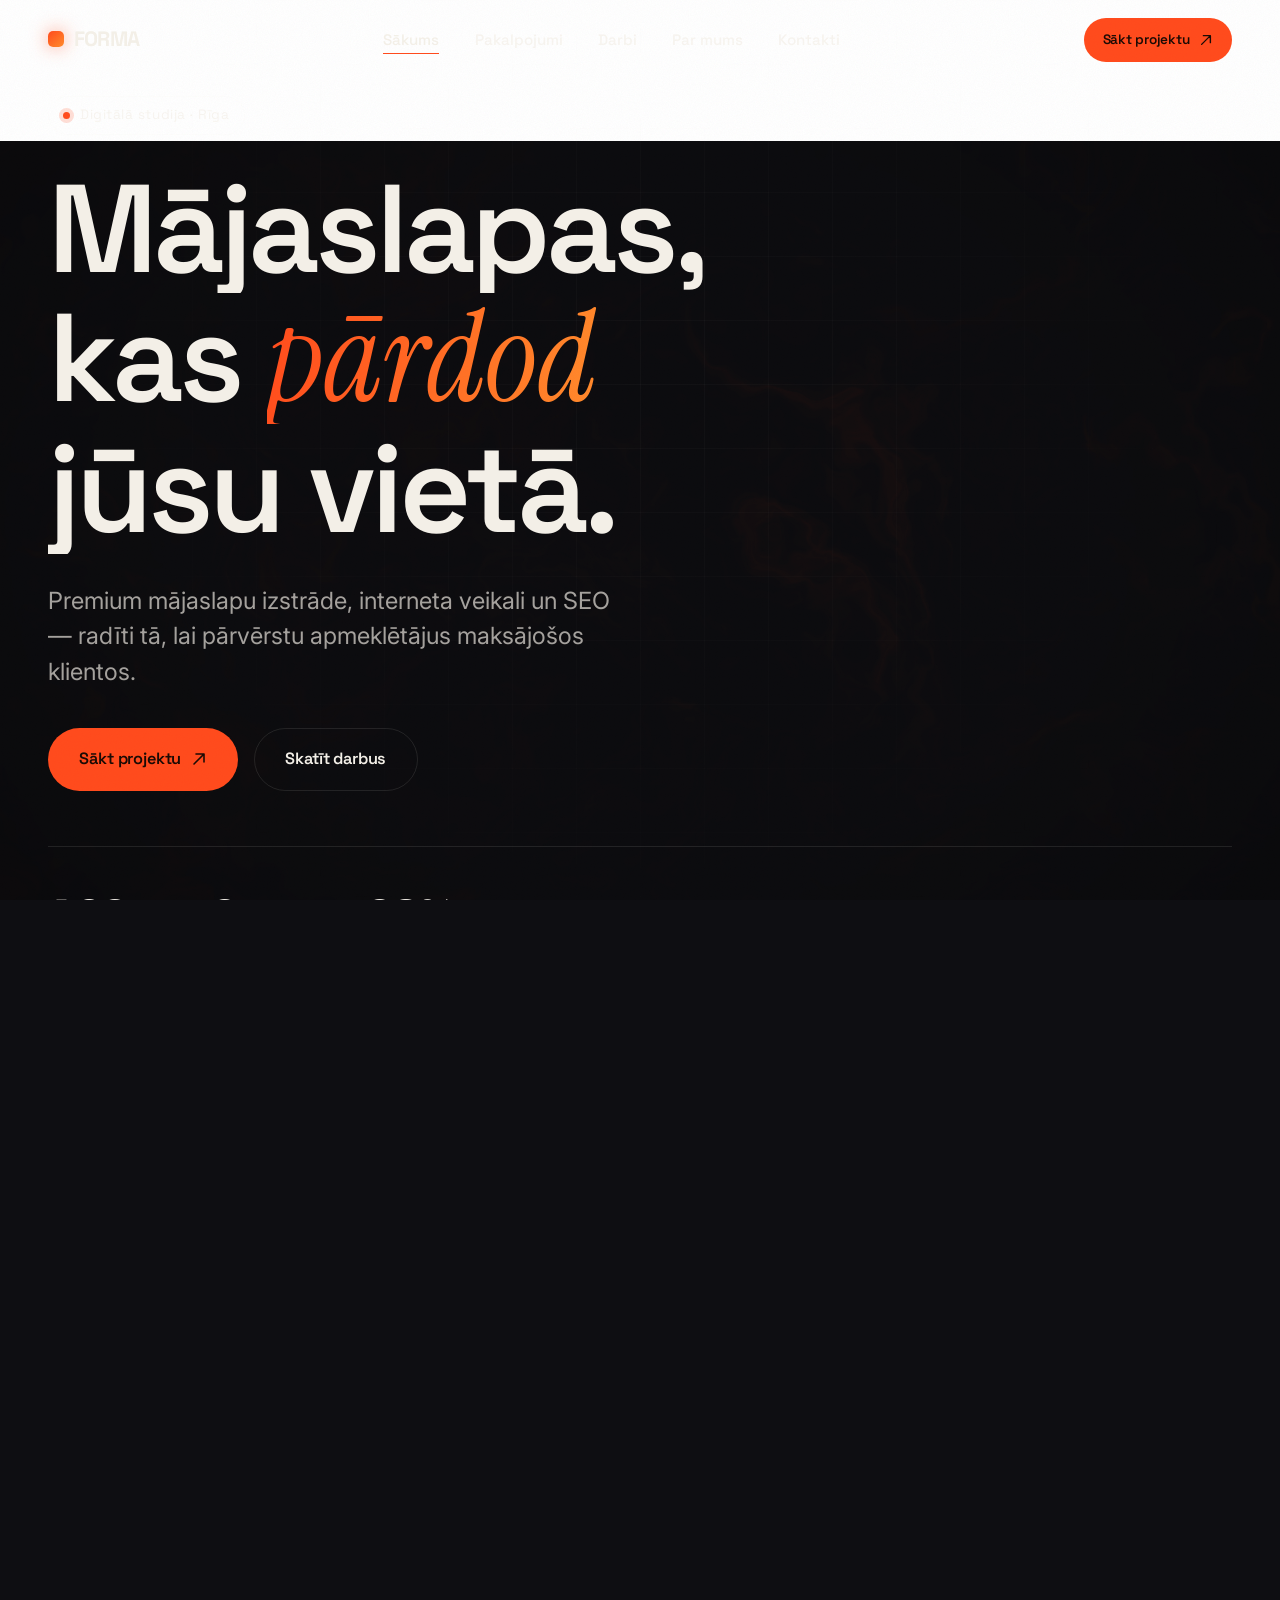
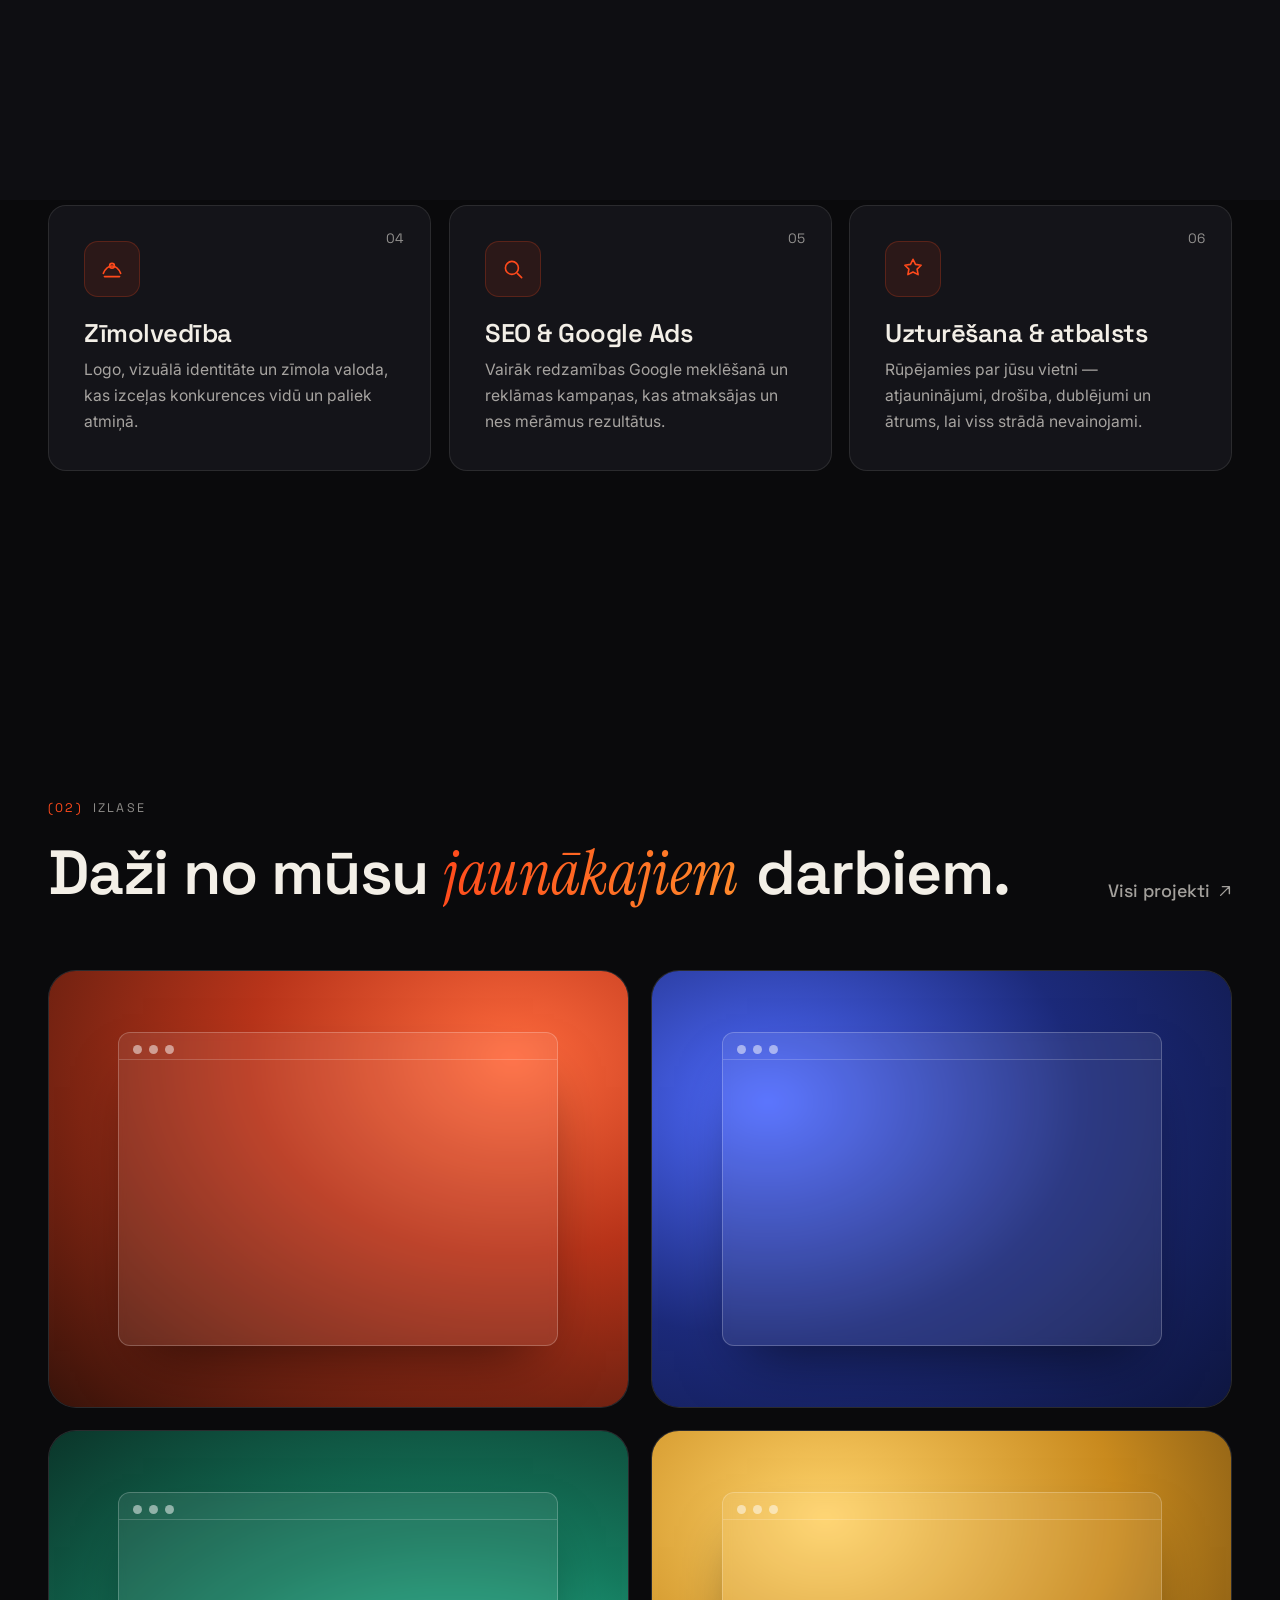
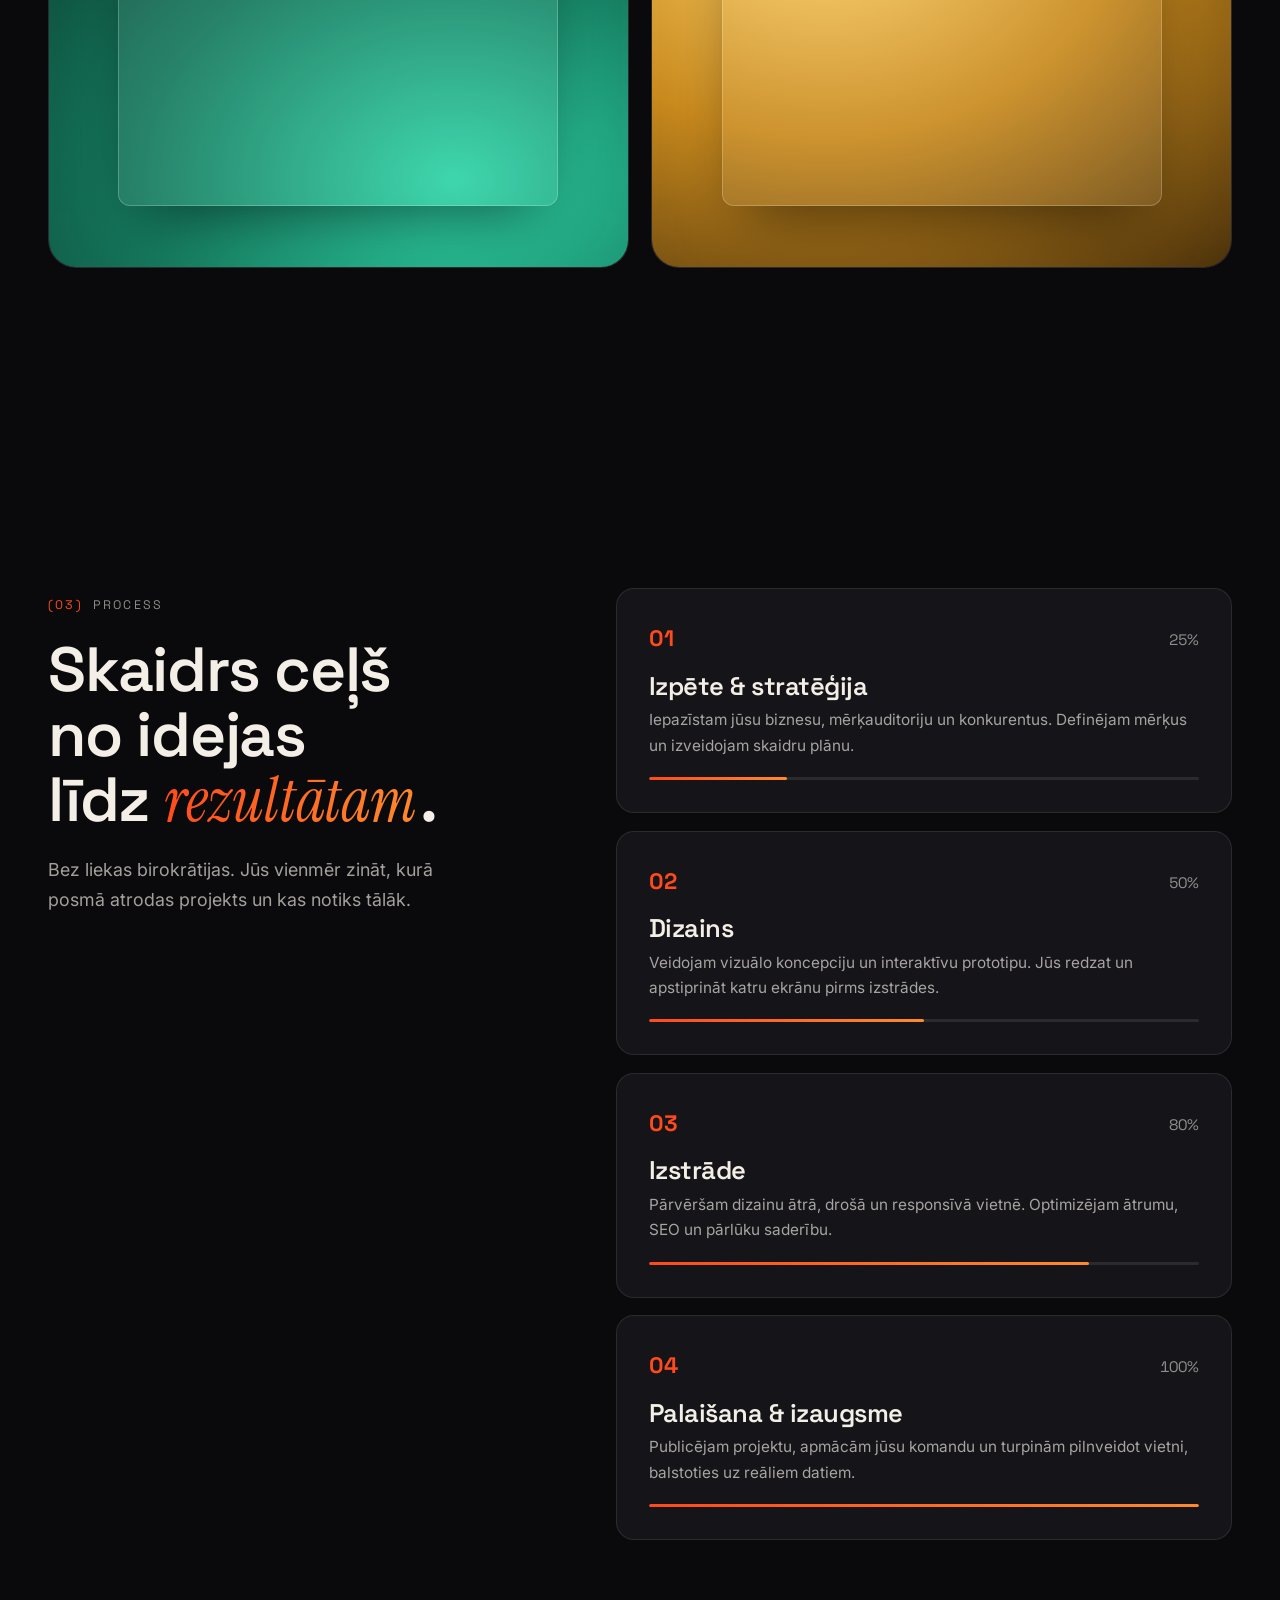
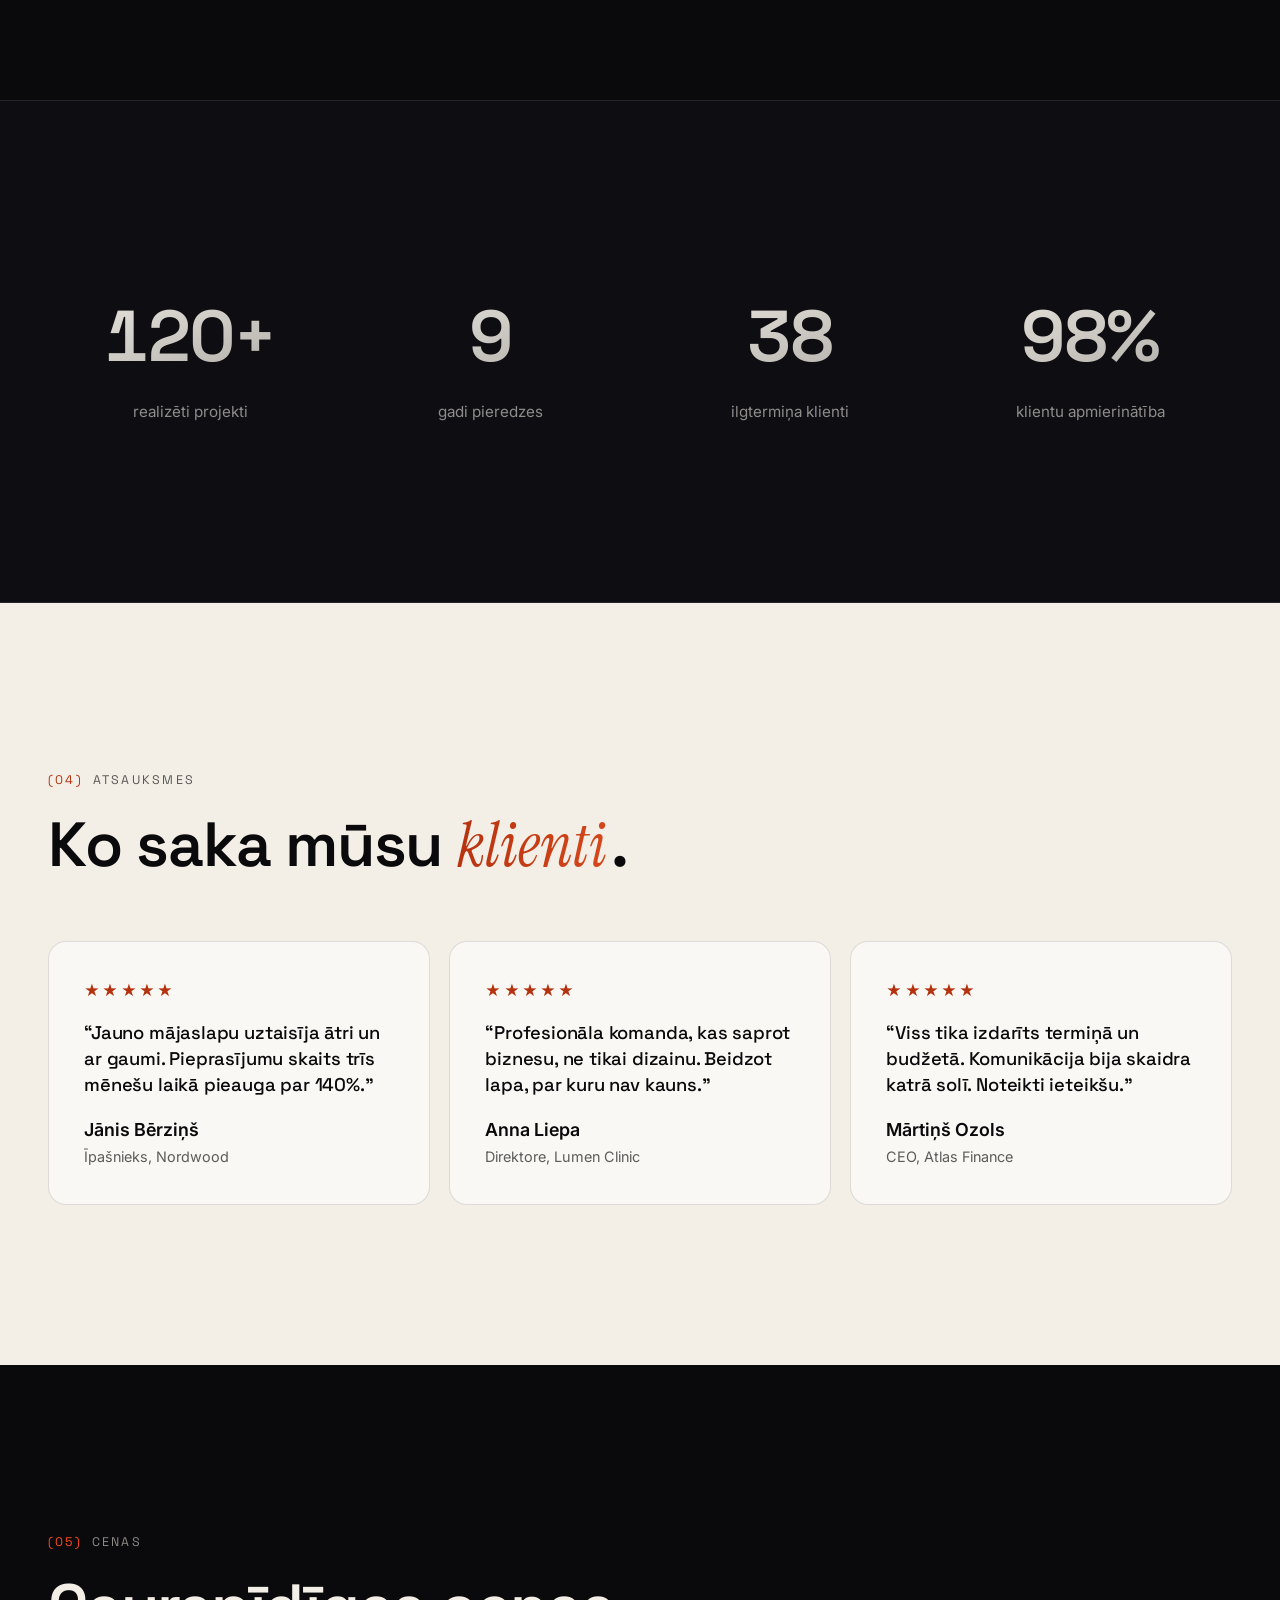
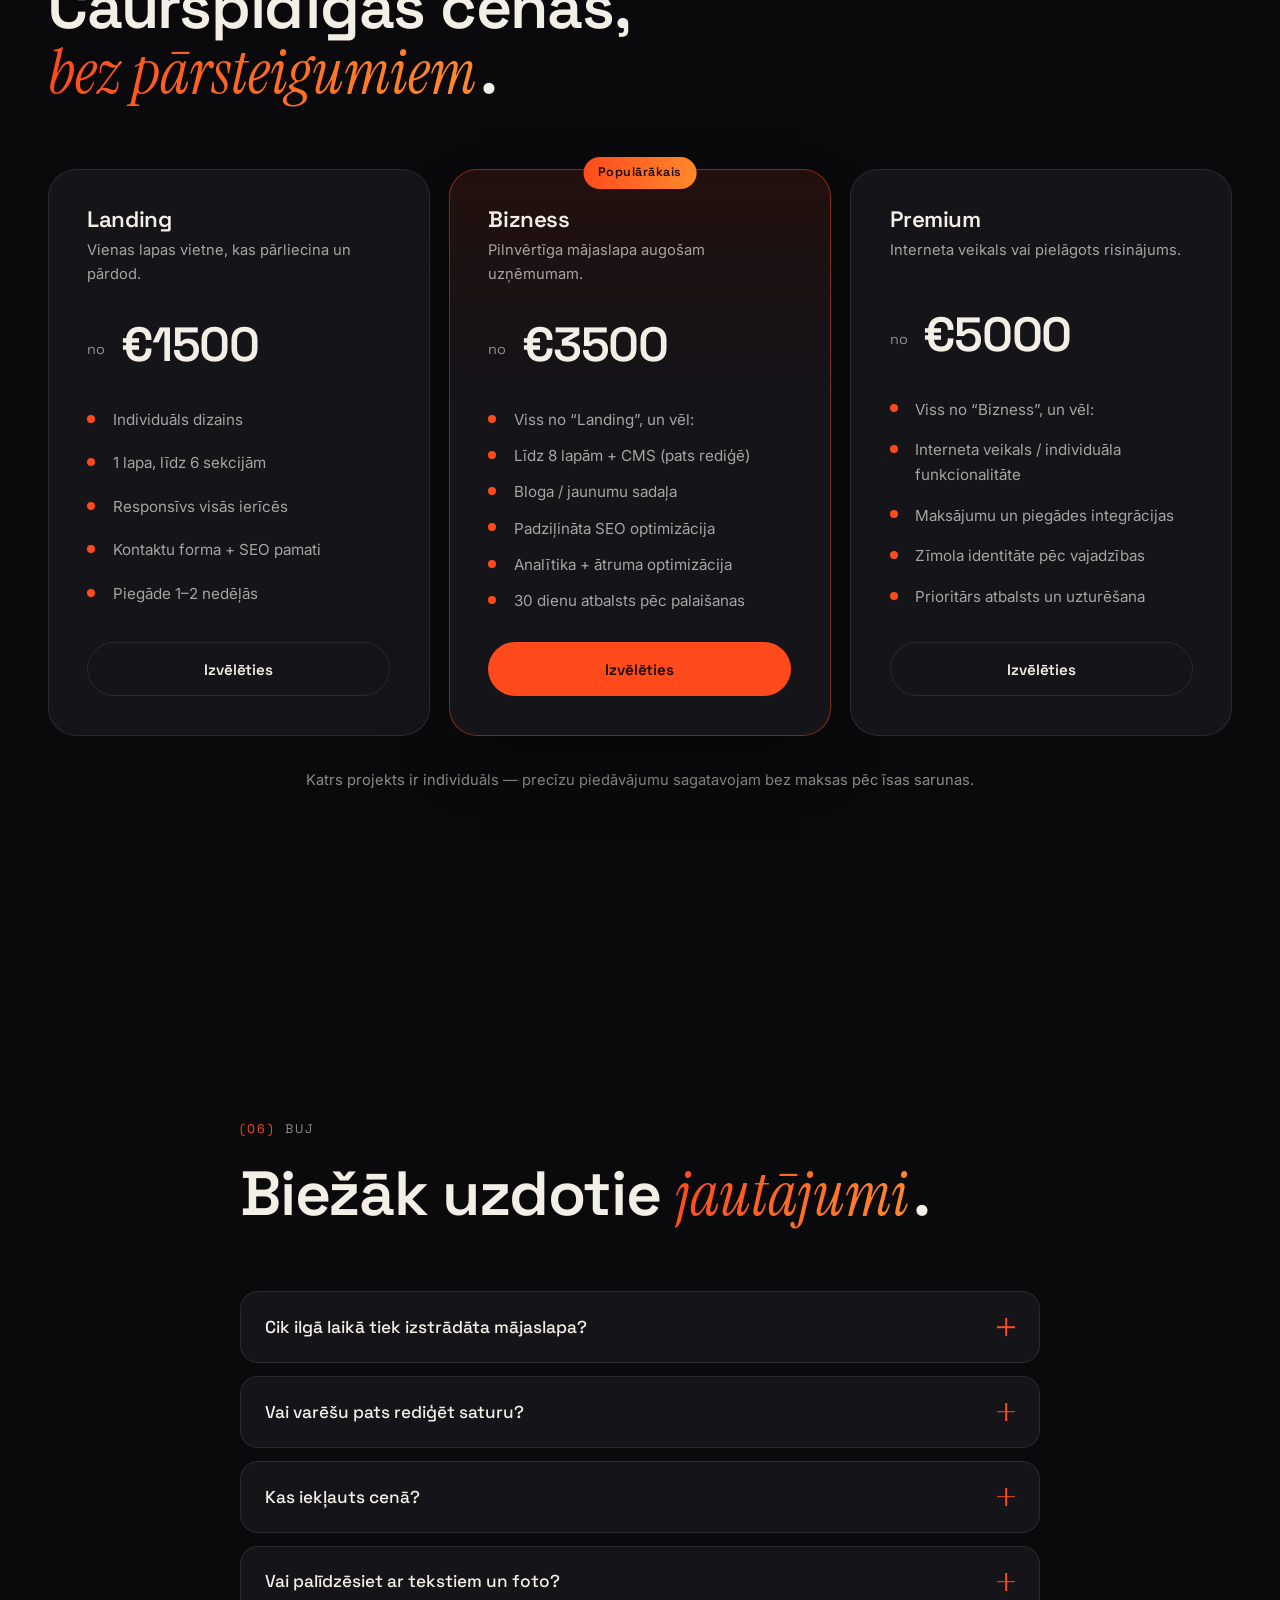
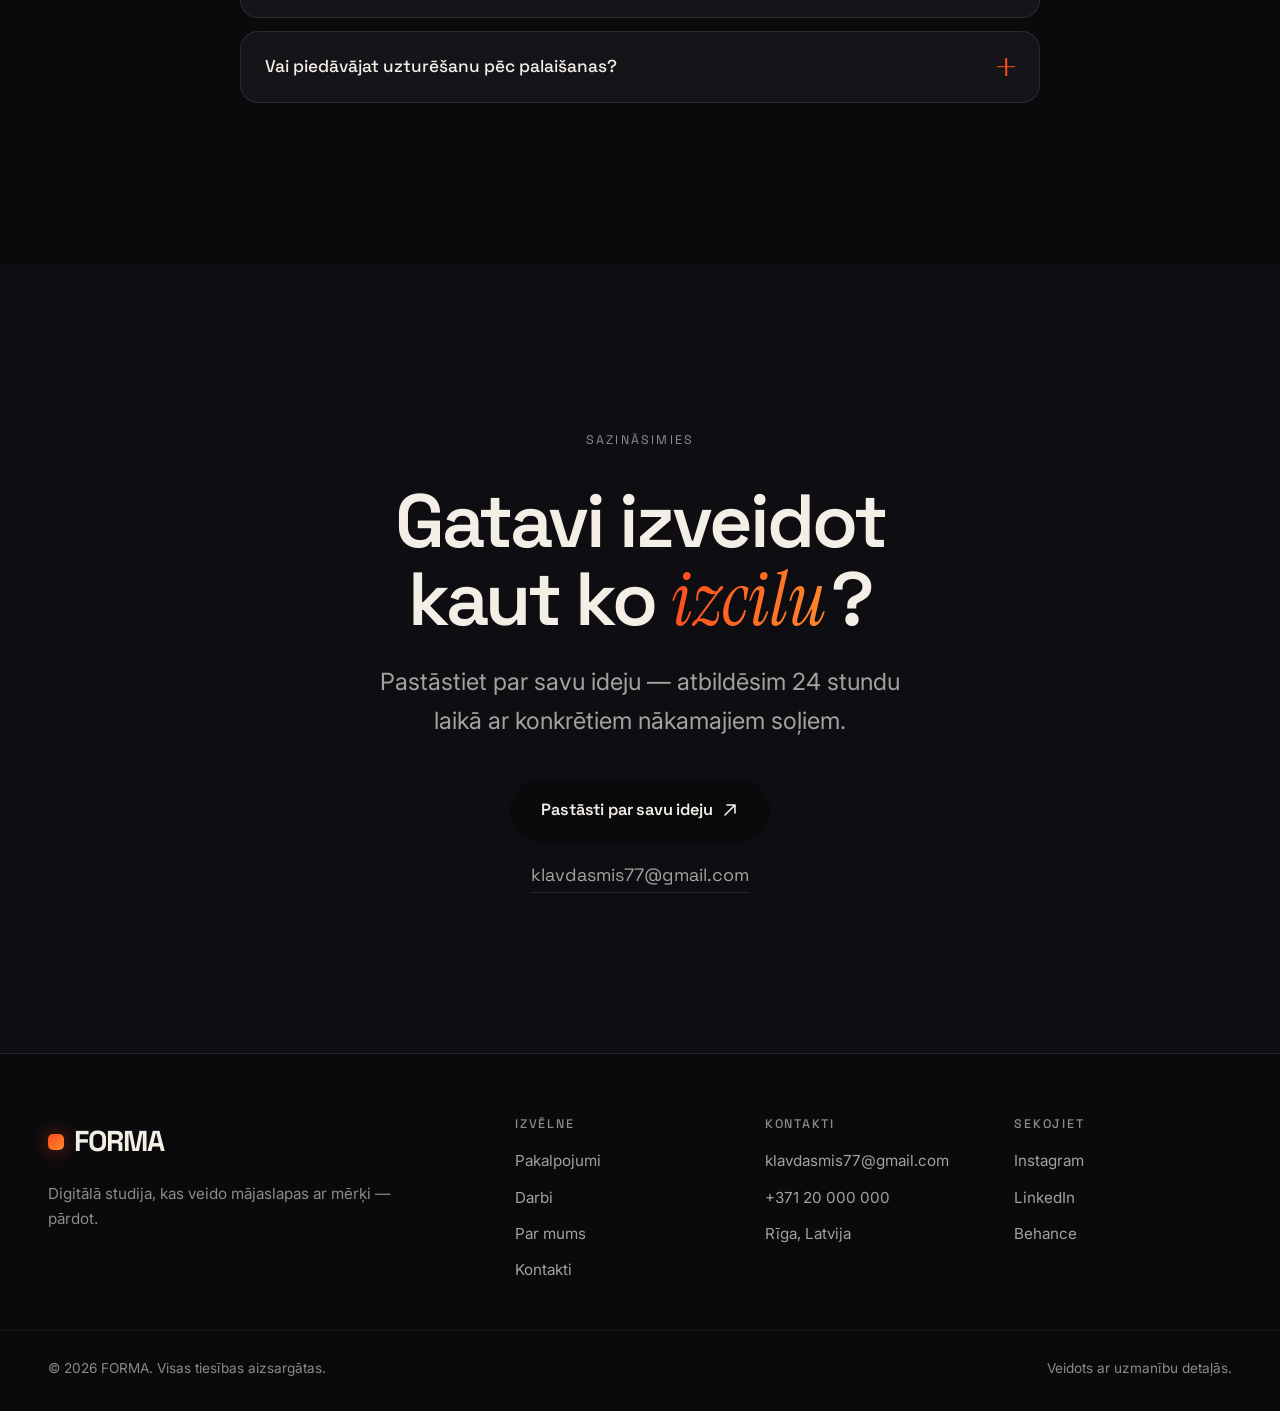
<file: backup-v1-molten/index.html>
<!DOCTYPE html>
<html lang="lv">
<head>
  <meta charset="UTF-8" />
  <meta name="viewport" content="width=device-width, initial-scale=1.0" />
  <meta name="theme-color" content="#0a0a0b" />
  <link rel="icon" href="data:image/svg+xml,%3Csvg xmlns='http://www.w3.org/2000/svg' viewBox='0 0 32 32'%3E%3Crect width='32' height='32' rx='8' fill='%23ff4a1c'/%3E%3Crect x='9' y='8' width='14' height='3' rx='1.5' fill='%231a0a04'/%3E%3Crect x='9' y='14.5' width='10' height='3' rx='1.5' fill='%231a0a04'/%3E%3C/svg%3E" />
  <title>FORMA — Premium mājaslapu izstrāde un dizains</title>
  <meta name="description" content="FORMA ir digitālā studija no Rīgas. Veidojam premium mājaslapas, interneta veikalus un SEO risinājumus, kas pārvērš apmeklētājus klientos." />
  <meta property="og:type" content="website" />
  <meta property="og:title" content="FORMA — Premium mājaslapu izstrāde" />
  <meta property="og:description" content="Mājaslapas, kas pārdod jūsu vietā. Premium izstrāde, dizains un SEO." />
  <meta property="og:locale" content="lv_LV" />

  <script>
    (function () {
      var d = document.documentElement;
      d.classList.add('js');
      d.classList.add('intro-active');     // homepage intro always plays...
      try {
        if (window.matchMedia('(prefers-reduced-motion: reduce)').matches)
          d.classList.add('intro-reduced'); // ...as a gentle motion-safe fade when reduced
      } catch (e) {}
    })();
  </script>

  <link rel="preconnect" href="https://fonts.googleapis.com" />
  <link rel="preconnect" href="https://fonts.gstatic.com" crossorigin />
  <link href="https://fonts.googleapis.com/css2?family=Space+Grotesk:wght@400;500;600;700&family=Inter:wght@400;500;600&family=Instrument+Serif:ital@0;1&display=swap" rel="stylesheet" />
  <link rel="stylesheet" href="assets/css/styles.css" />
</head>
<body>
  <a class="skip-link" href="#main">Pāriet uz saturu</a>

  <!-- Homepage intro: "Molten Latch" shutter (decorative, inert, self-removing) -->
  <div class="intro" id="intro" aria-hidden="true" inert>
    <div class="intro__cols">
      <span class="intro__col"></span>
      <span class="intro__col"></span>
      <span class="intro__col intro__col--mid"><span class="intro__brand">FORMA</span></span>
      <span class="intro__col"></span>
      <span class="intro__col"></span>
    </div>
    <div class="intro__meter" aria-hidden="true">
      <span class="intro__count">00</span>
      <span class="intro__bar"><i></i></span>
    </div>
  </div>

  <div class="page-transition" data-state="idle" aria-hidden="true">
    <span class="pt-brand">FORMA</span>
  </div>

  <div class="grain" aria-hidden="true"></div>
  <div class="cursor" aria-hidden="true">
    <div class="cursor__dot"></div>
    <div class="cursor__ring"></div>
  </div>

  <!-- Header -->
  <header class="header" id="header">
    <div class="container header__inner">
      <a href="index.html" class="brand" data-cursor aria-label="FORMA — sākums">
        <span class="brand__mark" aria-hidden="true"></span>
        <span class="brand__name">FORMA</span>
      </a>
      <nav class="nav" aria-label="Galvenā navigācija">
        <a href="index.html" class="nav__link is-active" aria-current="page" data-cursor>Sākums</a>
        <a href="pakalpojumi.html" class="nav__link" data-cursor>Pakalpojumi</a>
        <a href="darbi.html" class="nav__link" data-cursor>Darbi</a>
        <a href="par-mums.html" class="nav__link" data-cursor>Par mums</a>
        <a href="kontakti.html" class="nav__link" data-cursor>Kontakti</a>
      </nav>
      <a href="kontakti.html" class="btn btn--sm header__cta" data-modal-open="quote" data-magnetic data-cursor>
        <span>Sākt projektu</span>
        <svg viewBox="0 0 16 16" aria-hidden="true" width="14" height="14"><path d="M3 13L13 3M13 3H5M13 3V11" stroke="currentColor" stroke-width="1.6" fill="none" stroke-linecap="round" stroke-linejoin="round"/></svg>
      </a>
      <button class="burger" id="burger" aria-label="Atvērt izvēlni" aria-expanded="false" aria-controls="mobileMenu">
        <span></span><span></span>
      </button>
    </div>
  </header>

  <!-- Mobile menu -->
  <div class="mobile-menu" id="mobileMenu" aria-hidden="true">
    <nav class="mobile-menu__nav" aria-label="Mobilā navigācija">
      <a href="index.html"><span class="mobile-menu__num">01</span> Sākums</a>
      <a href="pakalpojumi.html"><span class="mobile-menu__num">02</span> Pakalpojumi</a>
      <a href="darbi.html"><span class="mobile-menu__num">03</span> Darbi</a>
      <a href="par-mums.html"><span class="mobile-menu__num">04</span> Par mums</a>
      <a href="kontakti.html"><span class="mobile-menu__num">05</span> Kontakti</a>
    </nav>
    <div class="mobile-menu__foot">
      <a href="mailto:klavdasmis77@gmail.com">klavdasmis77@gmail.com</a>
      <span>Rīga, Latvija</span>
    </div>
  </div>

  <main id="main">
    <span id="top"></span>

    <!-- HERO -->
    <section class="hero" aria-labelledby="hero-title">
      <div class="hero__bg" aria-hidden="true">
        <div class="blob blob--1"></div>
        <div class="blob blob--2"></div>
        <div class="hero__grid"></div>
      </div>
      <div class="container hero__inner">
        <p class="hero__eyebrow reveal" data-reveal>
          <span class="dot"></span> <span data-scramble>Digitālā studija · Rīga</span>
        </p>
        <h1 class="hero__title" id="hero-title">
          <span class="line"><span class="w">Mājaslapas,</span></span>
          <span class="line"><span class="w">kas</span> <span class="w accent-serif">pārdod</span></span>
          <span class="line"><span class="w">jūsu</span> <span class="w">vietā.</span></span>
        </h1>
        <p class="hero__lead reveal" data-reveal data-delay="1">
          Premium mājaslapu izstrāde, interneta veikali un SEO — radīti tā,
          lai pārvērstu apmeklētājus maksājošos klientos.
        </p>
        <div class="hero__actions reveal" data-reveal data-delay="2">
          <a href="kontakti.html" class="btn btn--lg" data-modal-open="quote" data-magnetic data-cursor>
            <span>Sākt projektu</span>
            <svg viewBox="0 0 16 16" aria-hidden="true" width="16" height="16"><path d="M3 13L13 3M13 3H5M13 3V11" stroke="currentColor" stroke-width="1.6" fill="none" stroke-linecap="round" stroke-linejoin="round"/></svg>
          </a>
          <a href="darbi.html" class="btn btn--ghost btn--lg" data-cursor>
            <span>Skatīt darbus</span>
          </a>
        </div>
        <ul class="hero__stats reveal" data-reveal data-delay="3">
          <li><strong data-count="120" data-suffix="+">120+</strong><span>realizēti projekti</span></li>
          <li><strong data-count="9" data-suffix="">9</strong><span>gadi pieredzes</span></li>
          <li><strong data-count="98" data-suffix="%">98%</strong><span>klientu iesaka</span></li>
        </ul>
      </div>
      <a href="#pakalpojumi" class="hero__scroll" data-cursor aria-label="Ritināt zemāk">
        <span>Ritini</span>
        <span class="hero__scroll-line"><i></i></span>
      </a>
    </section>

    <!-- MARQUEE -->
    <div class="marquee" aria-hidden="true">
      <div class="marquee__track">
        <span>Mājaslapas</span><span class="sep">✳</span>
        <span>Interneta veikali</span><span class="sep">✳</span>
        <span>Zīmolvedība</span><span class="sep">✳</span>
        <span>UI / UX dizains</span><span class="sep">✳</span>
        <span>SEO</span><span class="sep">✳</span>
        <span>Google Ads</span><span class="sep">✳</span>
        <span>Uzturēšana</span><span class="sep">✳</span>
        <span>Mājaslapas</span><span class="sep">✳</span>
        <span>Interneta veikali</span><span class="sep">✳</span>
        <span>Zīmolvedība</span><span class="sep">✳</span>
        <span>UI / UX dizains</span><span class="sep">✳</span>
        <span>SEO</span><span class="sep">✳</span>
        <span>Google Ads</span><span class="sep">✳</span>
        <span>Uzturēšana</span><span class="sep">✳</span>
      </div>
    </div>

    <!-- SERVICES -->
    <section class="section services" id="pakalpojumi" aria-labelledby="services-title">
      <div class="container">
        <header class="section__head section__head--row">
          <div>
            <p class="section__eyebrow reveal" data-reveal><span>(01)</span> Pakalpojumi</p>
            <h2 class="section__title reveal" data-reveal data-delay="1" id="services-title">
              Viss, kas vajadzīgs jūsu <em class="accent-serif">izaugsmei</em>.
            </h2>
          </div>
          <a href="pakalpojumi.html" class="link-arrow reveal" data-reveal data-delay="2" data-cursor>
            Visi pakalpojumi <svg viewBox="0 0 16 16" width="14" height="14" aria-hidden="true"><path d="M3 13L13 3M13 3H5M13 3V11" stroke="currentColor" stroke-width="1.6" fill="none" stroke-linecap="round" stroke-linejoin="round"/></svg>
          </a>
        </header>
        <div class="services__grid">
          <article class="card service" data-reveal data-tilt data-cursor>
            <span class="service__num">01</span>
            <div class="service__icon" aria-hidden="true"><svg viewBox="0 0 24 24" width="26" height="26" fill="none" stroke="currentColor" stroke-width="1.5" stroke-linecap="round" stroke-linejoin="round"><rect x="3" y="4" width="18" height="14" rx="2"/><path d="M3 8h18M7 12h6M7 15h4"/></svg></div>
            <h3 class="service__title">Mājaslapu izstrāde</h3>
            <p>Ātras, pārdomātas un SEO-draudzīgas mājaslapas, kas precīzi atspoguļo jūsu zīmolu un pārvērš apmeklētājus pieprasījumos.</p>
          </article>
          <article class="card service" data-reveal data-delay="1" data-tilt data-cursor>
            <span class="service__num">02</span>
            <div class="service__icon" aria-hidden="true"><svg viewBox="0 0 24 24" width="26" height="26" fill="none" stroke="currentColor" stroke-width="1.5" stroke-linecap="round" stroke-linejoin="round"><path d="M3 5h2l1.6 9.5a2 2 0 0 0 2 1.5h7.8a2 2 0 0 0 2-1.6L21 8H6"/><circle cx="9" cy="20" r="1.4"/><circle cx="18" cy="20" r="1.4"/></svg></div>
            <h3 class="service__title">Interneta veikali</h3>
            <p>E-komercijas risinājumi (WooCommerce, Shopify), kas vienkārši pārvaldāmi un veidoti, lai maksimāli palielinātu pārdošanu.</p>
          </article>
          <article class="card service" data-reveal data-delay="2" data-tilt data-cursor>
            <span class="service__num">03</span>
            <div class="service__icon" aria-hidden="true"><svg viewBox="0 0 24 24" width="26" height="26" fill="none" stroke="currentColor" stroke-width="1.5" stroke-linecap="round" stroke-linejoin="round"><path d="M12 3v4M12 17v4M3 12h4M17 12h4M5.6 5.6l2.8 2.8M15.6 15.6l2.8 2.8M18.4 5.6l-2.8 2.8M8.4 15.6l-2.8 2.8"/><circle cx="12" cy="12" r="2.4"/></svg></div>
            <h3 class="service__title">UI / UX dizains</h3>
            <p>Lietotāja pieredze un saskarnes, kas izskatās izsmalcināti un strādā nevainojami uz jebkuras ierīces.</p>
          </article>
          <article class="card service" data-reveal data-tilt data-cursor>
            <span class="service__num">04</span>
            <div class="service__icon" aria-hidden="true"><svg viewBox="0 0 24 24" width="26" height="26" fill="none" stroke="currentColor" stroke-width="1.5" stroke-linecap="round" stroke-linejoin="round"><path d="M4 16c4-9 12-9 16 0"/><circle cx="12" cy="9" r="2.2"/><path d="M5 19h14"/></svg></div>
            <h3 class="service__title">Zīmolvedība</h3>
            <p>Logo, vizuālā identitāte un zīmola valoda, kas izceļas konkurences vidū un paliek atmiņā.</p>
          </article>
          <article class="card service" data-reveal data-delay="1" data-tilt data-cursor>
            <span class="service__num">05</span>
            <div class="service__icon" aria-hidden="true"><svg viewBox="0 0 24 24" width="26" height="26" fill="none" stroke="currentColor" stroke-width="1.5" stroke-linecap="round" stroke-linejoin="round"><circle cx="11" cy="11" r="6"/><path d="M20 20l-4-4"/></svg></div>
            <h3 class="service__title">SEO & Google Ads</h3>
            <p>Vairāk redzamības Google meklēšanā un reklāmas kampaņas, kas atmaksājas un nes mērāmus rezultātus.</p>
          </article>
          <article class="card service" data-reveal data-delay="2" data-tilt data-cursor>
            <span class="service__num">06</span>
            <div class="service__icon" aria-hidden="true"><svg viewBox="0 0 24 24" width="26" height="26" fill="none" stroke="currentColor" stroke-width="1.5" stroke-linecap="round" stroke-linejoin="round"><path d="M12 3l2.3 4.7 5.2.8-3.7 3.6.9 5.1L12 14.8 7.3 17.2l.9-5.1L4.5 8.5l5.2-.8z"/></svg></div>
            <h3 class="service__title">Uzturēšana & atbalsts</h3>
            <p>Rūpējamies par jūsu vietni — atjauninājumi, drošība, dublējumi un ātrums, lai viss strādā nevainojami.</p>
          </article>
        </div>
      </div>
    </section>

    <!-- WORK -->
    <section class="section work" id="darbi" aria-labelledby="work-title">
      <div class="container">
        <header class="section__head section__head--row">
          <div>
            <p class="section__eyebrow reveal" data-reveal><span>(02)</span> Izlase</p>
            <h2 class="section__title reveal" data-reveal data-delay="1" id="work-title">
              Daži no mūsu <em class="accent-serif">jaunākajiem</em> darbiem.
            </h2>
          </div>
          <a href="darbi.html" class="link-arrow reveal" data-reveal data-delay="2" data-cursor>
            Visi projekti <svg viewBox="0 0 16 16" width="14" height="14" aria-hidden="true"><path d="M3 13L13 3M13 3H5M13 3V11" stroke="currentColor" stroke-width="1.6" fill="none" stroke-linecap="round" stroke-linejoin="round"/></svg>
          </a>
        </header>
        <div class="work__grid">
          <article class="work-card work-card--lg" data-reveal data-cursor>
            <div class="work-card__media art art--1" aria-hidden="true"><div class="art__window"><span></span><span></span><span></span></div></div>
            <div class="work-card__meta"><h3>Nordwood</h3><p>Interneta veikals · Mēbeles</p><span class="work-card__year">2025</span></div>
            <span class="work-card__cta" aria-hidden="true">Skatīt projektu</span>
            <button class="work-card__hit" data-modal-open="project" aria-label="Skatīt projektu: Nordwood"
              data-title="Nordwood" data-meta="Interneta veikals · Mēbeles · 2025" data-art="art--1"
              data-tags="WooCommerce, UX dizains, SEO, Fotogrāfija"
              data-desc="Premium mēbeļu interneta veikals ar individuālu produktu konfiguratoru. Pārstrādājām visu pirkšanas ceļu un ielādes ātrumu — rezultātā konversija pieauga par 38% un pieprasījumu skaits par 140% pirmajos trīs mēnešos."></button>
          </article>
          <article class="work-card" data-reveal data-delay="1" data-cursor>
            <div class="work-card__media art art--2" aria-hidden="true"><div class="art__window"><span></span><span></span><span></span></div></div>
            <div class="work-card__meta"><h3>Lumen Clinic</h3><p>Mājaslapa · Veselība</p><span class="work-card__year">2025</span></div>
            <span class="work-card__cta" aria-hidden="true">Skatīt projektu</span>
            <button class="work-card__hit" data-modal-open="project" aria-label="Skatīt projektu: Lumen Clinic"
              data-title="Lumen Clinic" data-meta="Mājaslapa · Veselība · 2025" data-art="art--2"
              data-tags="WordPress, Online pieraksts, SEO"
              data-desc="Mūsdienīga klīnikas mājaslapa ar tiešsaistes pierakstu sistēmu un skaidru pakalpojumu struktūru. Pieejamība un uzticamība bija galvenās prioritātes — sasniedzām WCAG AA atbilstību visā vietnē."></button>
          </article>
          <article class="work-card" data-reveal data-delay="2" data-cursor>
            <div class="work-card__media art art--3" aria-hidden="true"><div class="art__window"><span></span><span></span><span></span></div></div>
            <div class="work-card__meta"><h3>Vēja Parks</h3><p>Zīmols & web · Enerģētika</p><span class="work-card__year">2024</span></div>
            <span class="work-card__cta" aria-hidden="true">Skatīt projektu</span>
            <button class="work-card__hit" data-modal-open="project" aria-label="Skatīt projektu: Vēja Parks"
              data-title="Vēja Parks" data-meta="Zīmols & web · Enerģētika · 2024" data-art="art--3"
              data-tags="Zīmolvedība, Logo, Web dizains"
              data-desc="Pilna zīmola identitāte atjaunojamās enerģijas uzņēmumam — no logo līdz korporatīvajai mājaslapai. Izveidojām spēcīgu, uzticamu vizuālo valodu, kas darbojas gan drukā, gan digitāli."></button>
          </article>
          <article class="work-card work-card--lg" data-reveal data-delay="1" data-cursor>
            <div class="work-card__media art art--4" aria-hidden="true"><div class="art__window"><span></span><span></span><span></span></div></div>
            <div class="work-card__meta"><h3>Atlas Finance</h3><p>SaaS landing · Fintech</p><span class="work-card__year">2024</span></div>
            <span class="work-card__cta" aria-hidden="true">Skatīt projektu</span>
            <button class="work-card__hit" data-modal-open="project" aria-label="Skatīt projektu: Atlas Finance"
              data-title="Atlas Finance" data-meta="SaaS landing · Fintech · 2024" data-art="art--4"
              data-tags="Landing, Animācijas, A/B testi"
              data-desc="Augstas konversijas landing lapa fintech produktam ar pārdomātu animāciju un skaidru vēstījumu. A/B testēšana palīdzēja palielināt reģistrāciju skaitu par 27%."></button>
          </article>
        </div>
      </div>
    </section>

    <!-- PROCESS -->
    <section class="section process" id="process" aria-labelledby="process-title">
      <div class="container process__inner">
        <div class="process__sticky">
          <p class="section__eyebrow reveal" data-reveal><span>(03)</span> Process</p>
          <h2 class="section__title reveal" data-reveal data-delay="1" id="process-title">
            Skaidrs ceļš no idejas līdz <em class="accent-serif">rezultātam</em>.
          </h2>
          <p class="process__lead reveal" data-reveal data-delay="2">
            Bez liekas birokrātijas. Jūs vienmēr zināt, kurā posmā atrodas projekts un kas notiks tālāk.
          </p>
        </div>
        <ol class="process__steps">
          <li class="step" data-reveal>
            <div class="step__head"><span class="step__num">01</span><span class="step__pct" data-count="25" data-suffix="%">25%</span></div>
            <h3>Izpēte & stratēģija</h3>
            <p>Iepazīstam jūsu biznesu, mērķauditoriju un konkurentus. Definējam mērķus un izveidojam skaidru plānu.</p>
            <div class="step__bar"><i style="--p:25%"></i></div>
          </li>
          <li class="step" data-reveal data-delay="1">
            <div class="step__head"><span class="step__num">02</span><span class="step__pct" data-count="50" data-suffix="%">50%</span></div>
            <h3>Dizains</h3>
            <p>Veidojam vizuālo koncepciju un interaktīvu prototipu. Jūs redzat un apstiprināt katru ekrānu pirms izstrādes.</p>
            <div class="step__bar"><i style="--p:50%"></i></div>
          </li>
          <li class="step" data-reveal data-delay="2">
            <div class="step__head"><span class="step__num">03</span><span class="step__pct" data-count="80" data-suffix="%">80%</span></div>
            <h3>Izstrāde</h3>
            <p>Pārvēršam dizainu ātrā, drošā un responsīvā vietnē. Optimizējam ātrumu, SEO un pārlūku saderību.</p>
            <div class="step__bar"><i style="--p:80%"></i></div>
          </li>
          <li class="step" data-reveal data-delay="3">
            <div class="step__head"><span class="step__num">04</span><span class="step__pct" data-count="100" data-suffix="%">100%</span></div>
            <h3>Palaišana & izaugsme</h3>
            <p>Publicējam projektu, apmācām jūsu komandu un turpinām pilnveidot vietni, balstoties uz reāliem datiem.</p>
            <div class="step__bar"><i style="--p:100%"></i></div>
          </li>
        </ol>
      </div>
    </section>

    <!-- STATS -->
    <section class="section stats" aria-labelledby="stats-title">
      <div class="container">
        <h2 class="sr-only" id="stats-title">Skaitļi, kas runā paši par sevi</h2>
        <div class="stats__grid">
          <div class="stat" data-reveal><strong data-count="120" data-suffix="+">120+</strong><span>realizēti projekti</span></div>
          <div class="stat" data-reveal data-delay="1"><strong data-count="9" data-suffix="">9</strong><span>gadi pieredzes</span></div>
          <div class="stat" data-reveal data-delay="2"><strong data-count="38" data-suffix="">38</strong><span>ilgtermiņa klienti</span></div>
          <div class="stat" data-reveal data-delay="3"><strong data-count="98" data-suffix="%">98%</strong><span>klientu apmierinātība</span></div>
        </div>
      </div>
    </section>

    <!-- TESTIMONIALS -->
    <section class="section section--light testimonials" aria-labelledby="testi-title">
      <div class="container">
        <header class="section__head">
          <p class="section__eyebrow reveal" data-reveal><span>(04)</span> Atsauksmes</p>
          <h2 class="section__title reveal" data-reveal data-delay="1" id="testi-title">Ko saka mūsu <em class="accent-serif">klienti</em>.</h2>
        </header>
        <div class="testimonials__grid">
          <figure class="quote" data-reveal data-cursor>
            <div class="quote__stars" aria-label="5 no 5 zvaigznēm">★★★★★</div>
            <blockquote>“Jauno mājaslapu uztaisīja ātri un ar gaumi. Pieprasījumu skaits trīs mēnešu laikā pieauga par 140%.”</blockquote>
            <figcaption><span class="quote__name">Jānis Bērziņš</span><span class="quote__role">Īpašnieks, Nordwood</span></figcaption>
          </figure>
          <figure class="quote" data-reveal data-delay="1" data-cursor>
            <div class="quote__stars" aria-label="5 no 5 zvaigznēm">★★★★★</div>
            <blockquote>“Profesionāla komanda, kas saprot biznesu, ne tikai dizainu. Beidzot lapa, par kuru nav kauns.”</blockquote>
            <figcaption><span class="quote__name">Anna Liepa</span><span class="quote__role">Direktore, Lumen Clinic</span></figcaption>
          </figure>
          <figure class="quote" data-reveal data-delay="2" data-cursor>
            <div class="quote__stars" aria-label="5 no 5 zvaigznēm">★★★★★</div>
            <blockquote>“Viss tika izdarīts termiņā un budžetā. Komunikācija bija skaidra katrā solī. Noteikti ieteikšu.”</blockquote>
            <figcaption><span class="quote__name">Mārtiņš Ozols</span><span class="quote__role">CEO, Atlas Finance</span></figcaption>
          </figure>
        </div>
      </div>
    </section>

    <!-- PRICING -->
    <section class="section pricing" id="cenas" aria-labelledby="pricing-title">
      <div class="container">
        <header class="section__head">
          <p class="section__eyebrow reveal" data-reveal><span>(05)</span> Cenas</p>
          <h2 class="section__title reveal" data-reveal data-delay="1" id="pricing-title">Caurspīdīgas cenas, <em class="accent-serif">bez pārsteigumiem</em>.</h2>
        </header>
        <div class="pricing__grid">
          <article class="plan" data-reveal data-cursor>
            <header class="plan__head"><h3>Landing</h3><p>Vienas lapas vietne, kas pārliecina un pārdod.</p></header>
            <div class="plan__price"><span class="plan__from">no</span> €1500</div>
            <ul class="plan__list"><li>Individuāls dizains</li><li>1 lapa, līdz 6 sekcijām</li><li>Responsīvs visās ierīcēs</li><li>Kontaktu forma + SEO pamati</li><li>Piegāde 1–2 nedēļās</li></ul>
            <a href="kontakti.html" class="btn btn--ghost btn--block" data-modal-open="quote" data-magnetic data-cursor><span>Izvēlēties</span></a>
          </article>
          <article class="plan plan--featured" data-reveal data-delay="1" data-cursor>
            <span class="plan__badge">Populārākais</span>
            <header class="plan__head"><h3>Bizness</h3><p>Pilnvērtīga mājaslapa augošam uzņēmumam.</p></header>
            <div class="plan__price"><span class="plan__from">no</span> €3500</div>
            <ul class="plan__list"><li>Viss no “Landing”, un vēl:</li><li>Līdz 8 lapām + CMS (pats rediģē)</li><li>Bloga / jaunumu sadaļa</li><li>Padziļināta SEO optimizācija</li><li>Analītika + ātruma optimizācija</li><li>30 dienu atbalsts pēc palaišanas</li></ul>
            <a href="kontakti.html" class="btn btn--block" data-modal-open="quote" data-magnetic data-cursor><span>Izvēlēties</span></a>
          </article>
          <article class="plan" data-reveal data-delay="2" data-cursor>
            <header class="plan__head"><h3>Premium</h3><p>Interneta veikals vai pielāgots risinājums.</p></header>
            <div class="plan__price"><span class="plan__from">no</span> €5000</div>
            <ul class="plan__list"><li>Viss no “Bizness”, un vēl:</li><li>Interneta veikals / individuāla funkcionalitāte</li><li>Maksājumu un piegādes integrācijas</li><li>Zīmola identitāte pēc vajadzības</li><li>Prioritārs atbalsts un uzturēšana</li></ul>
            <a href="kontakti.html" class="btn btn--ghost btn--block" data-modal-open="quote" data-magnetic data-cursor><span>Izvēlēties</span></a>
          </article>
        </div>
        <p class="pricing__note reveal" data-reveal>Katrs projekts ir individuāls — precīzu piedāvājumu sagatavojam bez maksas pēc īsas sarunas.</p>
      </div>
    </section>

    <!-- FAQ -->
    <section class="section faq" id="faq" aria-labelledby="faq-title">
      <div class="container faq__inner">
        <header class="section__head">
          <p class="section__eyebrow reveal" data-reveal><span>(06)</span> BUJ</p>
          <h2 class="section__title reveal" data-reveal data-delay="1" id="faq-title">Biežāk uzdotie <em class="accent-serif">jautājumi</em>.</h2>
        </header>
        <div class="faq__list">
          <details class="faq-item" data-reveal><summary data-cursor>Cik ilgā laikā tiek izstrādāta mājaslapa?<span class="faq-item__icon" aria-hidden="true"></span></summary><div class="faq-item__body"><p>Vienkārša landing lapa parasti aizņem 1–2 nedēļas, pilnvērtīga biznesa mājaslapa 3–6 nedēļas. Interneta veikaliem termiņš ir atkarīgs no funkcionalitātes apjoma.</p></div></details>
          <details class="faq-item" data-reveal data-delay="1"><summary data-cursor>Vai varēšu pats rediģēt saturu?<span class="faq-item__icon" aria-hidden="true"></span></summary><div class="faq-item__body"><p>Jā. Veidojam vietnes uz ērti pārvaldāmas satura sistēmas (CMS) un apmācām jūsu komandu, lai tekstus un attēlus varat mainīt paši, bez programmētāja.</p></div></details>
          <details class="faq-item" data-reveal data-delay="2"><summary data-cursor>Kas iekļauts cenā?<span class="faq-item__icon" aria-hidden="true"></span></summary><div class="faq-item__body"><p>Individuāls dizains, izstrāde, responsivitāte, SEO pamati, ātruma optimizācija un apmācība. Precīzu iekļauto pakalpojumu sarakstu fiksējam piedāvājumā pirms darba sākšanas.</p></div></details>
          <details class="faq-item" data-reveal data-delay="3"><summary data-cursor>Vai palīdzēsiet ar tekstiem un foto?<span class="faq-item__icon" aria-hidden="true"></span></summary><div class="faq-item__body"><p>Jā. Varam sagatavot pārdodošus tekstus, atlasīt vizuālos materiālus un nepieciešamības gadījumā organizēt profesionālu fotosesiju.</p></div></details>
          <details class="faq-item" data-reveal data-delay="4"><summary data-cursor>Vai piedāvājat uzturēšanu pēc palaišanas?<span class="faq-item__icon" aria-hidden="true"></span></summary><div class="faq-item__body"><p>Jā. Piedāvājam ikmēneša uzturēšanas plānus — atjauninājumi, dublējumi, drošība un nelielas izmaiņas, lai vietne vienmēr strādā nevainojami.</p></div></details>
        </div>
      </div>
    </section>

    <!-- CTA -->
    <section class="section cta" id="kontakti" aria-labelledby="cta-title">
      <div class="container cta__inner">
        <p class="section__eyebrow reveal" data-reveal>Sazināsimies</p>
        <h2 class="cta__title reveal" data-reveal data-delay="1" id="cta-title">Gatavi izveidot kaut ko <em class="accent-serif">izcilu</em>?</h2>
        <p class="cta__lead reveal" data-reveal data-delay="2">Pastāstiet par savu ideju — atbildēsim 24 stundu laikā ar konkrētiem nākamajiem soļiem.</p>
        <div class="cta__actions reveal" data-reveal data-delay="3">
          <a href="kontakti.html" class="btn btn--lg btn--invert" data-modal-open="quote" data-magnetic data-cursor>
            <span>Pastāsti par savu ideju</span>
            <svg viewBox="0 0 16 16" aria-hidden="true" width="16" height="16"><path d="M3 13L13 3M13 3H5M13 3V11" stroke="currentColor" stroke-width="1.6" fill="none" stroke-linecap="round" stroke-linejoin="round"/></svg>
          </a>
          <a href="mailto:klavdasmis77@gmail.com" class="cta__mail" data-cursor>klavdasmis77@gmail.com</a>
        </div>
      </div>
    </section>
  </main>

  <!-- FOOTER -->
  <footer class="footer">
    <div class="container footer__inner">
      <div class="footer__brand">
        <a href="index.html" class="brand brand--lg" data-cursor><span class="brand__mark" aria-hidden="true"></span><span class="brand__name">FORMA</span></a>
        <p>Digitālā studija, kas veido mājaslapas ar mērķi — pārdot.</p>
      </div>
      <nav class="footer__col" aria-label="Kājenes navigācija">
        <h4>Izvēlne</h4>
        <a href="pakalpojumi.html" data-cursor>Pakalpojumi</a>
        <a href="darbi.html" data-cursor>Darbi</a>
        <a href="par-mums.html" data-cursor>Par mums</a>
        <a href="kontakti.html" data-cursor>Kontakti</a>
      </nav>
      <div class="footer__col">
        <h4>Kontakti</h4>
        <a href="mailto:klavdasmis77@gmail.com" data-cursor>klavdasmis77@gmail.com</a>
        <a href="tel:+37120000000" data-cursor>+371 20 000 000</a>
        <span>Rīga, Latvija</span>
      </div>
      <div class="footer__col">
        <h4>Sekojiet</h4>
        <a href="#" data-cursor>Instagram</a>
        <a href="#" data-cursor>LinkedIn</a>
        <a href="#" data-cursor>Behance</a>
      </div>
    </div>
    <div class="container footer__bottom">
      <span>© <span id="year">2026</span> FORMA. Visas tiesības aizsargātas.</span>
      <span>Veidots ar uzmanību detaļās.</span>
    </div>
  </footer>

  <!-- MODAL: Project details -->
  <dialog class="modal modal--wide" id="projectModal" aria-labelledby="pm-title">
    <div class="modal__panel">
      <button class="modal__close" data-modal-close aria-label="Aizvērt">
        <svg viewBox="0 0 24 24" width="20" height="20" fill="none" stroke="currentColor" stroke-width="1.8" stroke-linecap="round"><path d="M6 6l12 12M18 6L6 18"/></svg>
      </button>
      <p class="modal__eyebrow">Projekts</p>
      <h2 class="modal__title" id="pm-title">Projekts</h2>
      <p class="modal__meta">—</p>
      <div class="modal__art art art--1"><div class="art__window"><span></span><span></span><span></span></div></div>
      <div class="modal__tags"></div>
      <div class="modal__body"><p>—</p></div>
      <a href="kontakti.html" class="btn" data-modal-open="quote" data-cursor><span>Sākt līdzīgu projektu</span></a>
    </div>
  </dialog>

  <!-- MODAL: Quote form -->
  <dialog class="modal" id="quoteModal" aria-labelledby="qm-title">
    <div class="modal__panel">
      <button class="modal__close" data-modal-close aria-label="Aizvērt">
        <svg viewBox="0 0 24 24" width="20" height="20" fill="none" stroke="currentColor" stroke-width="1.8" stroke-linecap="round"><path d="M6 6l12 12M18 6L6 18"/></svg>
      </button>
      <p class="modal__eyebrow">Sākt projektu</p>
      <h2 class="modal__title" id="qm-title">Pastāsti par savu ideju</h2>
      <p class="modal__meta">Aizpildi formu un atbildēsim 24 stundu laikā.</p>
      <form class="form" data-success="quoteSuccess" novalidate>
        <div class="form__row">
          <div class="field"><label for="qm-name">Vārds *</label><input id="qm-name" name="name" type="text" required placeholder="Jūsu vārds" autocomplete="name" /></div>
          <div class="field"><label for="qm-email">E-pasts *</label><input id="qm-email" name="email" type="email" required placeholder="jūs@piemērs.lv" autocomplete="email" /></div>
        </div>
        <div class="field">
          <label for="qm-budget">Aptuvenais budžets</label>
          <select id="qm-budget" name="budget">
            <option value="">Izvēlies...</option>
            <option>€1500 – €3000</option>
            <option>€3000 – €5000</option>
            <option>€5000+</option>
            <option>Vēl nezinu</option>
          </select>
        </div>
        <div class="field"><label for="qm-msg">Par projektu *</label><textarea id="qm-msg" name="message" required placeholder="Pastāsti īsi, ko vēlies izveidot..."></textarea></div>
        <button type="submit" class="btn btn--block" data-cursor><span>Nosūtīt pieteikumu</span></button>
        <p class="form__note">Nospiežot “Nosūtīt”, piekrīti, ka sazināmies par tavu projektu.</p>
      </form>
      <div class="form__success" id="quoteSuccess">
        <div class="form__success-icon"><svg viewBox="0 0 24 24" width="30" height="30" fill="none" stroke="currentColor" stroke-width="2" stroke-linecap="round" stroke-linejoin="round"><path d="M5 13l4 4L19 7"/></svg></div>
        <h3>Paldies!</h3>
        <p>Tavs pieteikums ir saņemts. Sazināsimies ar tevi 24 stundu laikā.</p>
      </div>
    </div>
  </dialog>

  <script src="assets/js/main.js" defer></script>
</body>
</html>
</file>
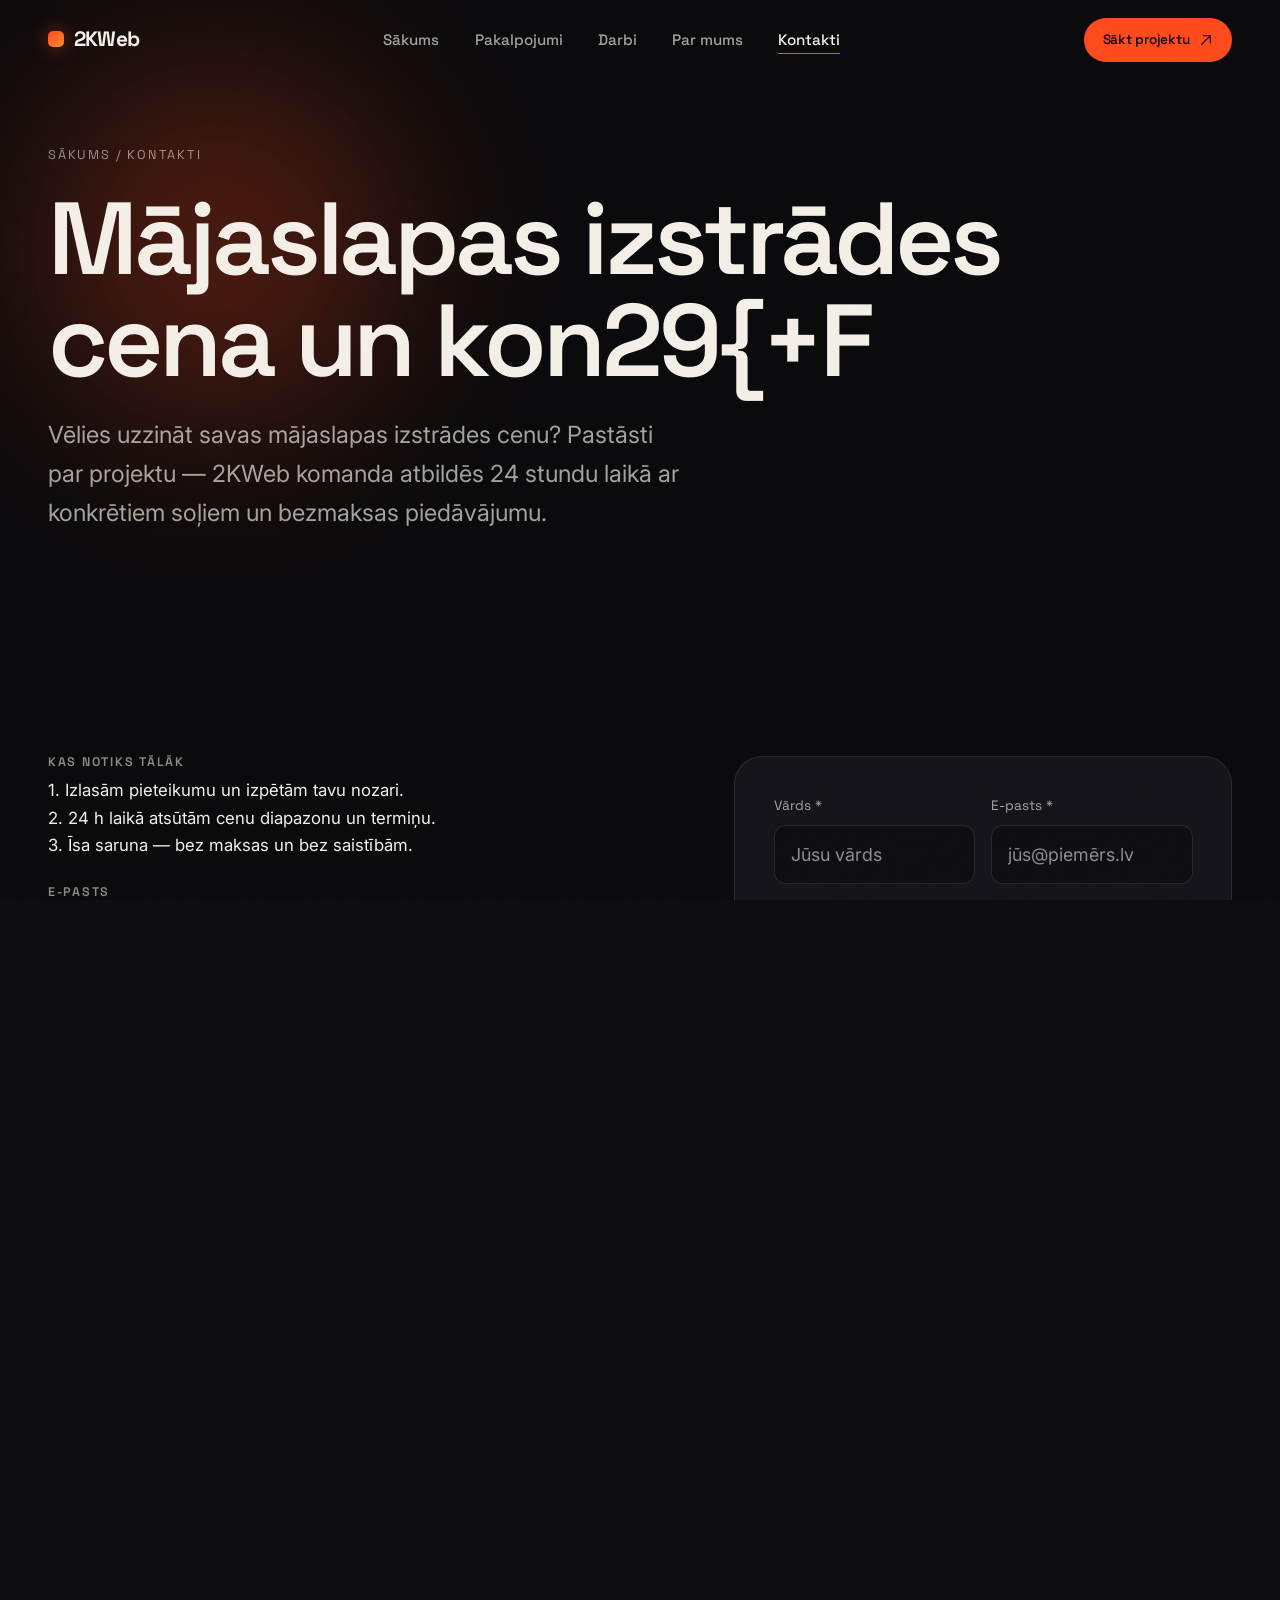
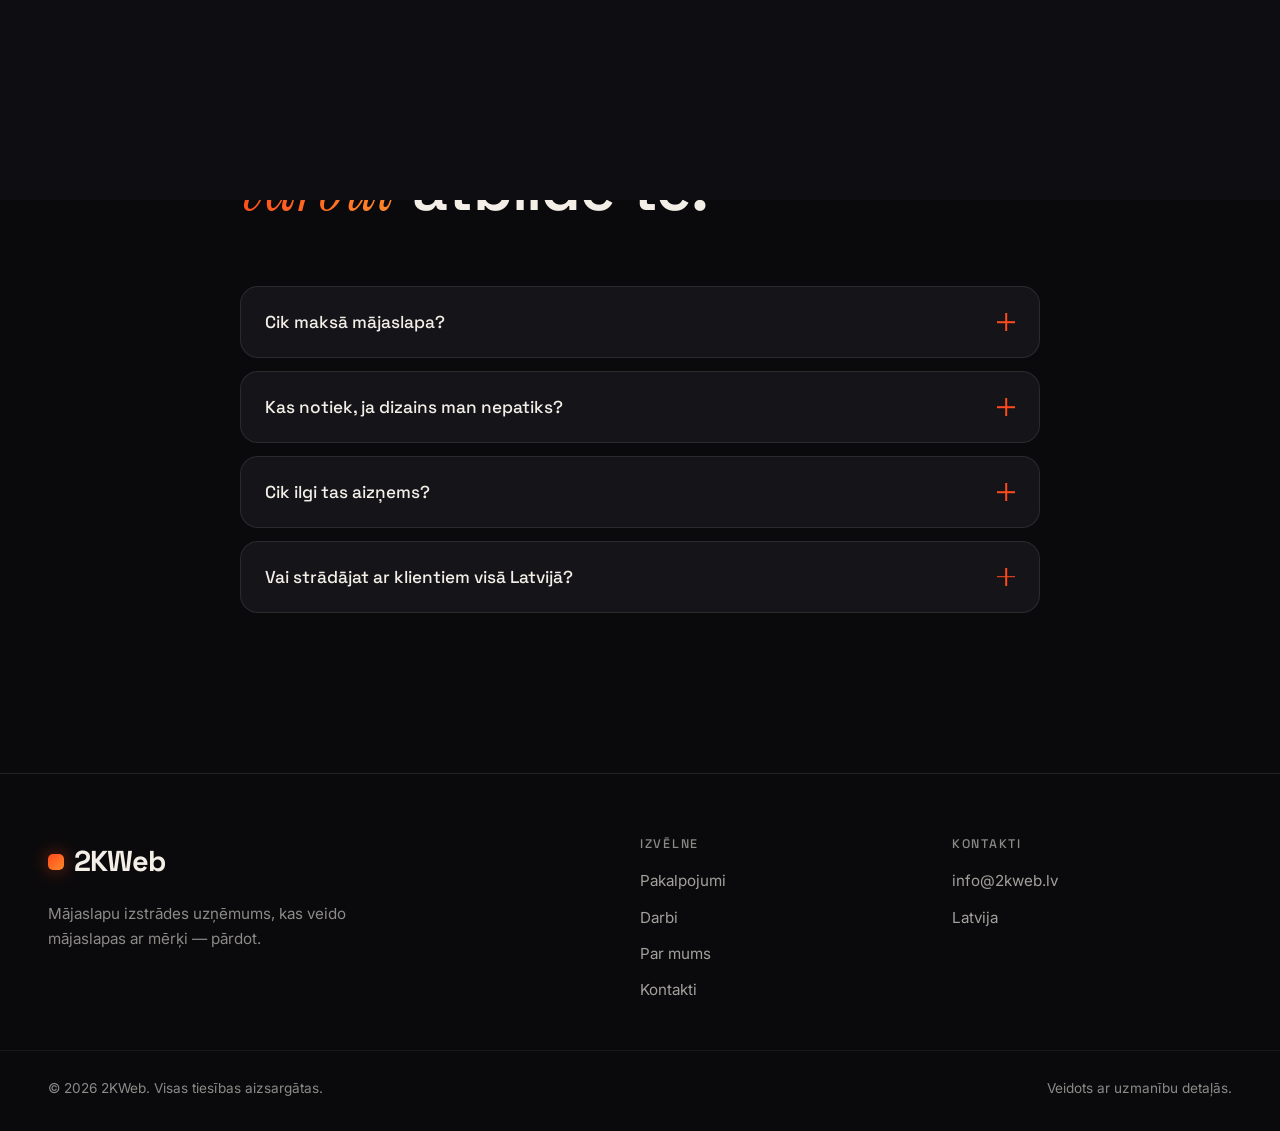
<file: kontakti.html>
<!DOCTYPE html>
<html lang="lv">
<head>
  <meta charset="UTF-8" />
  <meta name="viewport" content="width=device-width, initial-scale=1.0" />
  <meta name="theme-color" content="#0a0a0b" />
  <link rel="icon" href="data:image/svg+xml,%3Csvg xmlns='http://www.w3.org/2000/svg' viewBox='0 0 32 32'%3E%3Crect width='32' height='32' rx='8' fill='%23ff4a1c'/%3E%3Crect x='9' y='8' width='14' height='3' rx='1.5' fill='%231a0a04'/%3E%3Crect x='9' y='14.5' width='10' height='3' rx='1.5' fill='%231a0a04'/%3E%3C/svg%3E" />
  <title>Mājaslapas izstrādes cena un kontakti | 2KWeb</title>
  <meta name="description" content="Uzzini mājaslapas izstrādes cenu un saņem bezmaksas piedāvājumu 24 h laikā. Sazinies ar 2KWeb — mājaslapu izstrādes studiju, kas strādā visā Latvijā." />
  <meta name="robots" content="index, follow" />
  <link rel="canonical" href="https://www.2kweb.lv/kontakti.html" />
  <meta property="og:type" content="website" />
  <meta property="og:locale" content="lv_LV" />
  <meta property="og:site_name" content="2KWeb" />
  <meta property="og:url" content="https://www.2kweb.lv/kontakti.html" />
  <meta property="og:title" content="Mājaslapas izstrādes cena — sazinies ar 2KWeb" />
  <meta property="og:description" content="Pastāsti par projektu un saņem bezmaksas piedāvājumu 24 stundu laikā. Caurspīdīgas web izstrādes cenas no 2KWeb — mājaslapu studijas visā Latvijā." />
  <meta property="og:image" content="https://www.2kweb.lv/assets/img/forma-og.jpg" />
  <meta property="og:image:width" content="1200" />
  <meta property="og:image:height" content="630" />
  <meta property="og:image:alt" content="2KWeb — mājaslapas izstrādes cena un kontakti" />
  <meta name="twitter:card" content="summary_large_image" />
  <meta name="twitter:title" content="Mājaslapas izstrādes cena — sazinies ar 2KWeb" />
  <meta name="twitter:description" content="Bezmaksas piedāvājums 24 h laikā. Caurspīdīgas web izstrādes cenas." />
  <meta name="twitter:image" content="https://www.2kweb.lv/assets/img/forma-og.jpg" />
  <meta name="twitter:image:alt" content="2KWeb — mājaslapas izstrādes cena un kontakti" />
  <script>document.documentElement.classList.add('js');document.documentElement.classList.add('pt-entering');</script>
  <link rel="preconnect" href="https://fonts.googleapis.com" />
  <link rel="preconnect" href="https://fonts.gstatic.com" crossorigin />
  <link href="https://fonts.googleapis.com/css2?family=Space+Grotesk:wght@400;500;600;700&family=Inter:wght@400;500;600&family=Instrument+Serif:ital@0;1&display=swap" rel="stylesheet" />
  <link rel="stylesheet" href="assets/css/styles.css?v=2" />

  <script type="application/ld+json">
  { "@context": "https://schema.org", "@graph": [
    {"@type":"Organization","@id":"https://www.2kweb.lv/#organization","name":"2KWeb","alternateName":"2KWeb mājaslapu izstrāde","url":"https://www.2kweb.lv/","logo":{"@type":"ImageObject","@id":"https://www.2kweb.lv/#logo","url":"https://www.2kweb.lv/assets/img/forma-logo.png","caption":"2KWeb","width":512,"height":512},"image":"https://www.2kweb.lv/assets/img/forma-og.jpg","description":"2KWeb ir prēmiumklases mājaslapu izstrādes studija, kas strādā ar klientiem visā Latvijā. Veidojam mājaslapas un interneta veikalus, kas piesaista klientus un palielina pārdošanu.","foundingDate":"2017","email":"info@2kweb.lv","areaServed":{"@type":"Country","name":"Latvija"},"address":{"@type":"PostalAddress","addressCountry":"LV"}},
    {"@type":"ProfessionalService","@id":"https://www.2kweb.lv/#business","name":"2KWeb","url":"https://www.2kweb.lv/","image":"https://www.2kweb.lv/assets/img/forma-og.jpg","logo":"https://www.2kweb.lv/assets/img/forma-logo.png","description":"Viena no labākajām mājaslapu izstrādes studijām Latvijā — mājaslapu izstrāde, interneta veikali, UI/UX dizains, zīmolvedība un SEO uzņēmumiem visā Latvijā.","email":"info@2kweb.lv","priceRange":"€€","currenciesAccepted":"EUR","parentOrganization":{"@id":"https://www.2kweb.lv/#organization"},"address":{"@type":"PostalAddress","addressCountry":"LV"},"areaServed":{"@type":"Country","name":"Latvija"},"openingHoursSpecification":[{"@type":"OpeningHoursSpecification","dayOfWeek":["Monday","Tuesday","Wednesday","Thursday","Friday"],"opens":"09:00","closes":"18:00"}],"contactPoint":[{"@type":"ContactPoint","contactType":"sales","email":"info@2kweb.lv","areaServed":"LV","availableLanguage":["Latvian","Russian","English"]}],"aggregateRating":{"@type":"AggregateRating","ratingValue":"4.9","reviewCount":"38","bestRating":"5","worstRating":"1"}},
    {"@type":"WebSite","@id":"https://www.2kweb.lv/#website","url":"https://www.2kweb.lv/","name":"2KWeb","description":"Mājaslapu izstrādes studija, kas strādā visā Latvijā: mājaslapu un interneta veikalu izstrāde.","inLanguage":"lv","publisher":{"@id":"https://www.2kweb.lv/#organization"}},
    {"@type":"BreadcrumbList","itemListElement":[{"@type":"ListItem","position":1,"name":"Sākums","item":"https://www.2kweb.lv/"},{"@type":"ListItem","position":2,"name":"Kontakti","item":"https://www.2kweb.lv/kontakti.html"}]},
    {"@type":"ContactPage","@id":"https://www.2kweb.lv/kontakti.html#webpage","url":"https://www.2kweb.lv/kontakti.html","name":"Mājaslapas izstrādes cena un kontakti | 2KWeb","description":"Uzzini mājaslapas izstrādes cenu un saņem bezmaksas piedāvājumu 24 h laikā. Sazinies ar 2KWeb — mājaslapu izstrādes studiju visā Latvijā.","inLanguage":"lv","isPartOf":{"@id":"https://www.2kweb.lv/#website"},"about":{"@id":"https://www.2kweb.lv/#business"}},
    {"@type":"FAQPage","@id":"https://www.2kweb.lv/kontakti.html#faq","mainEntity":[
      {"@type":"Question","name":"Cik maksā mājaslapa?","acceptedAnswer":{"@type":"Answer","text":"Populārākā izvēle ir Bizness pakete no €3500 — lielākā daļa klientu izvēlas projektus €3500–€8000 diapazonā. Landing lapa sākas no €1500, interneta veikals no €5000. Precīzu cenu sagatavojam pēc īsas sarunas par tavu projektu."}},
      {"@type":"Question","name":"Kas notiek, ja dizains man nepatiks?","acceptedAnswer":{"@type":"Answer","text":"Risks paliek pie mums: ja pirmā dizaina koncepcija tevi nepārliecina, pārstrādājam to bez papildu maksas — vai atgriežam avansu. Tu redzi un apstiprini katru ekrānu, pirms sākam izstrādi."}},
      {"@type":"Question","name":"Cik ilgi tas aizņems?","acceptedAnswer":{"@type":"Answer","text":"Atkarībā no apjoma — no 1–2 nedēļām (landing) līdz 3–6 nedēļām (pilna mājaslapa)."}},
      {"@type":"Question","name":"Vai strādājat ar klientiem visā Latvijā?","acceptedAnswer":{"@type":"Answer","text":"Jā. Strādājam ar klientiem visā Latvijā un ārvalstīs — viss process notiek attālināti un ērti."}}
    ]}
  ]}
  </script>
</head>
<body>
  <a class="skip-link" href="#main">Pāriet uz saturu</a>
  <div class="page-transition" data-state="idle" aria-hidden="true"><span class="pt-brand">2KWeb</span></div>
  <div class="grain" aria-hidden="true"></div>
  <div class="cursor" aria-hidden="true"><div class="cursor__dot"></div><div class="cursor__ring"></div></div>

  <header class="header" id="header">
    <div class="container header__inner">
      <a href="index.html" class="brand" data-cursor aria-label="2KWeb — sākums"><span class="brand__mark" aria-hidden="true"></span><span class="brand__name">2KWeb</span></a>
      <nav class="nav" aria-label="Galvenā navigācija">
        <a href="index.html" class="nav__link" data-cursor>Sākums</a>
        <a href="pakalpojumi.html" class="nav__link" data-cursor>Pakalpojumi</a>
        <a href="darbi.html" class="nav__link" data-cursor>Darbi</a>
        <a href="par-mums.html" class="nav__link" data-cursor>Par mums</a>
        <a href="kontakti.html" class="nav__link is-active" aria-current="page" data-cursor>Kontakti</a>
      </nav>
      <a href="#contact-form" class="btn btn--sm header__cta" data-magnetic data-cursor><span>Sākt projektu</span><svg viewBox="0 0 16 16" aria-hidden="true" width="14" height="14"><path d="M3 13L13 3M13 3H5M13 3V11" stroke="currentColor" stroke-width="1.6" fill="none" stroke-linecap="round" stroke-linejoin="round"/></svg></a>
      <button class="burger" id="burger" aria-label="Atvērt izvēlni" aria-expanded="false" aria-controls="mobileMenu"><span></span><span></span></button>
    </div>
  </header>

  <div class="mobile-menu" id="mobileMenu" aria-hidden="true">
    <nav class="mobile-menu__nav" aria-label="Mobilā navigācija">
      <a href="index.html"><span class="mobile-menu__num">01</span> Sākums</a>
      <a href="pakalpojumi.html"><span class="mobile-menu__num">02</span> Pakalpojumi</a>
      <a href="darbi.html"><span class="mobile-menu__num">03</span> Darbi</a>
      <a href="par-mums.html"><span class="mobile-menu__num">04</span> Par mums</a>
      <a href="kontakti.html"><span class="mobile-menu__num">05</span> Kontakti</a>
    </nav>
    <div class="mobile-menu__foot"><a href="mailto:info@2kweb.lv">info@2kweb.lv</a><span>Latvija</span></div>
  </div>

  <main id="main">
    <section class="page-hero" aria-labelledby="ph-title">
      <div class="page-hero__bg" aria-hidden="true"><div class="blob blob--1"></div></div>
      <div class="container page-hero__inner">
        <p class="page-hero__crumbs"><a href="index.html" data-cursor>Sākums</a> / Kontakti</p>
        <h1 class="page-hero__title" id="ph-title"><span data-scramble>Mājaslapas izstrādes cena un kontakti</span></h1>
        <p class="page-hero__lead reveal" data-reveal>Vēlies uzzināt savas mājaslapas izstrādes cenu? Pastāsti par projektu — 2KWeb komanda atbildēs 24 stundu laikā ar konkrētiem soļiem un bezmaksas piedāvājumu.</p>
      </div>
    </section>

    <section class="section" id="contact-form" aria-label="Kontaktu forma">
      <div class="container">
        <div class="contact__grid">
          <div class="contact__info">
            <div class="contact__info-item reveal" data-reveal>
              <h4>Kas notiks tālāk</h4>
              <p>1. Izlasām pieteikumu un izpētām tavu nozari.<br />2. 24 h laikā atsūtām cenu diapazonu un termiņu.<br />3. Īsa saruna — bez maksas un bez saistībām.</p>
            </div>
            <div class="contact__info-item reveal" data-reveal>
              <h4>E-pasts</h4>
              <a href="mailto:info@2kweb.lv" data-cursor>info@2kweb.lv</a>
            </div>
            <div class="contact__info-item reveal" data-reveal data-delay="1">
              <h4>Atrašanās vieta</h4>
              <p>Visā Latvijā — strādājam attālināti</p>
            </div>
            <div class="contact__info-item reveal" data-reveal data-delay="3">
              <h4>Darba laiks</h4>
              <p>P–Pk, 9:00–18:00</p>
            </div>
          </div>

          <div class="contact__card reveal" data-reveal data-delay="1">
            <form class="form" data-success="contactSuccess" novalidate>
              <div class="form__row">
                <div class="field"><label for="c-name">Vārds *</label><input id="c-name" name="name" type="text" required placeholder="Jūsu vārds" autocomplete="name" /></div>
                <div class="field"><label for="c-email">E-pasts *</label><input id="c-email" name="email" type="email" required placeholder="jūs@piemērs.lv" autocomplete="email" /></div>
              </div>
              <div class="form__row">
                <div class="field"><label for="c-phone">Telefons</label><input id="c-phone" name="phone" type="tel" placeholder="+371 ..." autocomplete="tel" /></div>
                <div class="field"><label for="c-budget">Budžets</label><select id="c-budget" name="budget"><option value="">Izvēlies...</option><option>€1500 – €3000</option><option>€3000 – €5000</option><option>€5000 – €10 000</option><option>€10 000+</option><option>Vēl nezinu</option></select></div>
              </div>
              <div class="field"><label for="c-msg">Par projektu *</label><textarea id="c-msg" name="message" required placeholder="Pastāsti, ko vēlies izveidot un kādi ir tavi mērķi..."></textarea></div>
              <button type="submit" class="btn btn--block btn--lg" data-cursor><span>Nosūtīt pieteikumu</span></button>
              <p class="form__note">Atbildēsim 24 stundu laikā. Pieteikums ir bez maksas un neuzliek nekādas saistības. Tavi dati netiek nodoti trešajām pusēm.</p>
            </form>
            <div class="form__success" id="contactSuccess">
              <div class="form__success-icon"><svg viewBox="0 0 24 24" width="30" height="30" fill="none" stroke="currentColor" stroke-width="2" stroke-linecap="round" stroke-linejoin="round"><path d="M5 13l4 4L19 7"/></svg></div>
              <h3>Paldies par pieteikumu!</h3>
              <p>Esam to saņēmuši un sazināsimies ar tevi 24 stundu laikā. Pa to laiku vari apskatīt mūsu <a href="darbi.html" data-cursor>darbus</a>.</p>
            </div>
          </div>
        </div>
      </div>
    </section>

    <section class="section faq" aria-labelledby="faq-title">
      <div class="container faq__inner">
        <header class="section__head">
          <p class="section__eyebrow reveal" data-reveal><span>(02)</span> BUJ</p>
          <h2 class="section__title reveal" data-reveal data-delay="1" id="faq-title">Pirms raksti — <em class="accent-serif">varbūt</em> atbilde te.</h2>
        </header>
        <div class="faq__list">
          <details class="faq-item" data-reveal><summary data-cursor>Cik maksā mājaslapa?<span class="faq-item__icon" aria-hidden="true"></span></summary><div class="faq-item__body"><p>Populārākā izvēle ir “Bizness” pakete no €3500 — lielākā daļa klientu izvēlas projektus €3500–€8000 diapazonā. Landing lapa sākas no €1500, interneta veikals no €5000. Precīzu cenu sagatavojam pēc īsas sarunas par tavu projektu.</p></div></details>
          <details class="faq-item" data-reveal data-delay="1"><summary data-cursor>Kas notiek, ja dizains man nepatiks?<span class="faq-item__icon" aria-hidden="true"></span></summary><div class="faq-item__body"><p>Risks paliek pie mums: ja pirmā dizaina koncepcija tevi nepārliecina, pārstrādājam to bez papildu maksas — vai atgriežam avansu. Tu redzi un apstiprini katru ekrānu, pirms sākam izstrādi.</p></div></details>
          <details class="faq-item" data-reveal data-delay="1"><summary data-cursor>Cik ilgi tas aizņems?<span class="faq-item__icon" aria-hidden="true"></span></summary><div class="faq-item__body"><p>Atkarībā no apjoma — no 1–2 nedēļām (landing) līdz 3–6 nedēļām (pilna mājaslapa).</p></div></details>
          <details class="faq-item" data-reveal data-delay="2"><summary data-cursor>Vai strādājat ar klientiem visā Latvijā?<span class="faq-item__icon" aria-hidden="true"></span></summary><div class="faq-item__body"><p>Jā. Strādājam ar klientiem visā Latvijā un ārvalstīs — viss process notiek attālināti un ērti.</p></div></details>
        </div>
      </div>
    </section>
  </main>

  <footer class="footer">
    <div class="container footer__inner">
      <div class="footer__brand"><a href="index.html" class="brand brand--lg" data-cursor><span class="brand__mark" aria-hidden="true"></span><span class="brand__name">2KWeb</span></a><p>Mājaslapu izstrādes uzņēmums, kas veido mājaslapas ar mērķi — pārdot.</p></div>
      <nav class="footer__col" aria-label="Kājenes navigācija"><h4>Izvēlne</h4><a href="pakalpojumi.html" data-cursor>Pakalpojumi</a><a href="darbi.html" data-cursor>Darbi</a><a href="par-mums.html" data-cursor>Par mums</a><a href="kontakti.html" data-cursor>Kontakti</a></nav>
      <div class="footer__col"><h4>Kontakti</h4><a href="mailto:info@2kweb.lv" data-cursor>info@2kweb.lv</a><span>Latvija</span></div>
    </div>
    <div class="container footer__bottom"><span>© <span id="year">2026</span> 2KWeb. Visas tiesības aizsargātas.</span><span>Veidots ar uzmanību detaļās.</span></div>
  </footer>

  <script src="assets/js/main.js?v=4" defer></script>
</body>
</html>
</file>
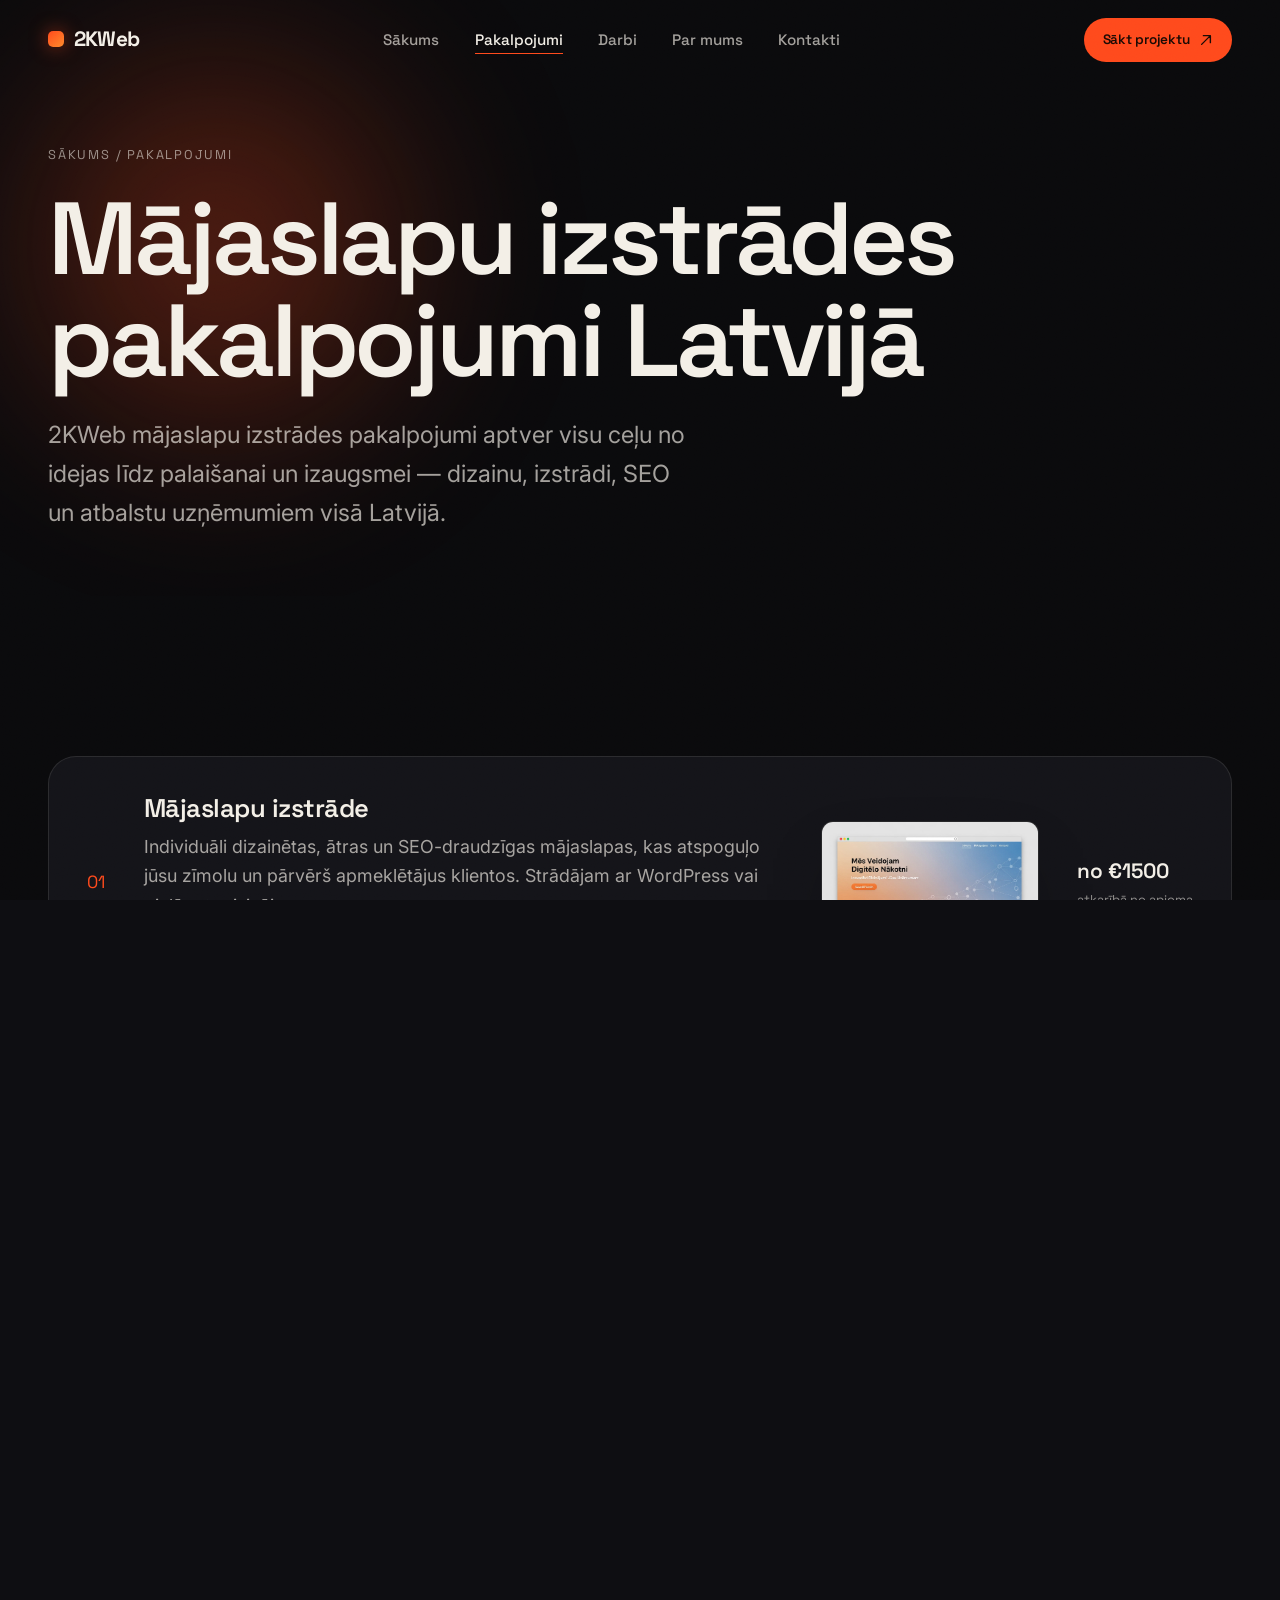
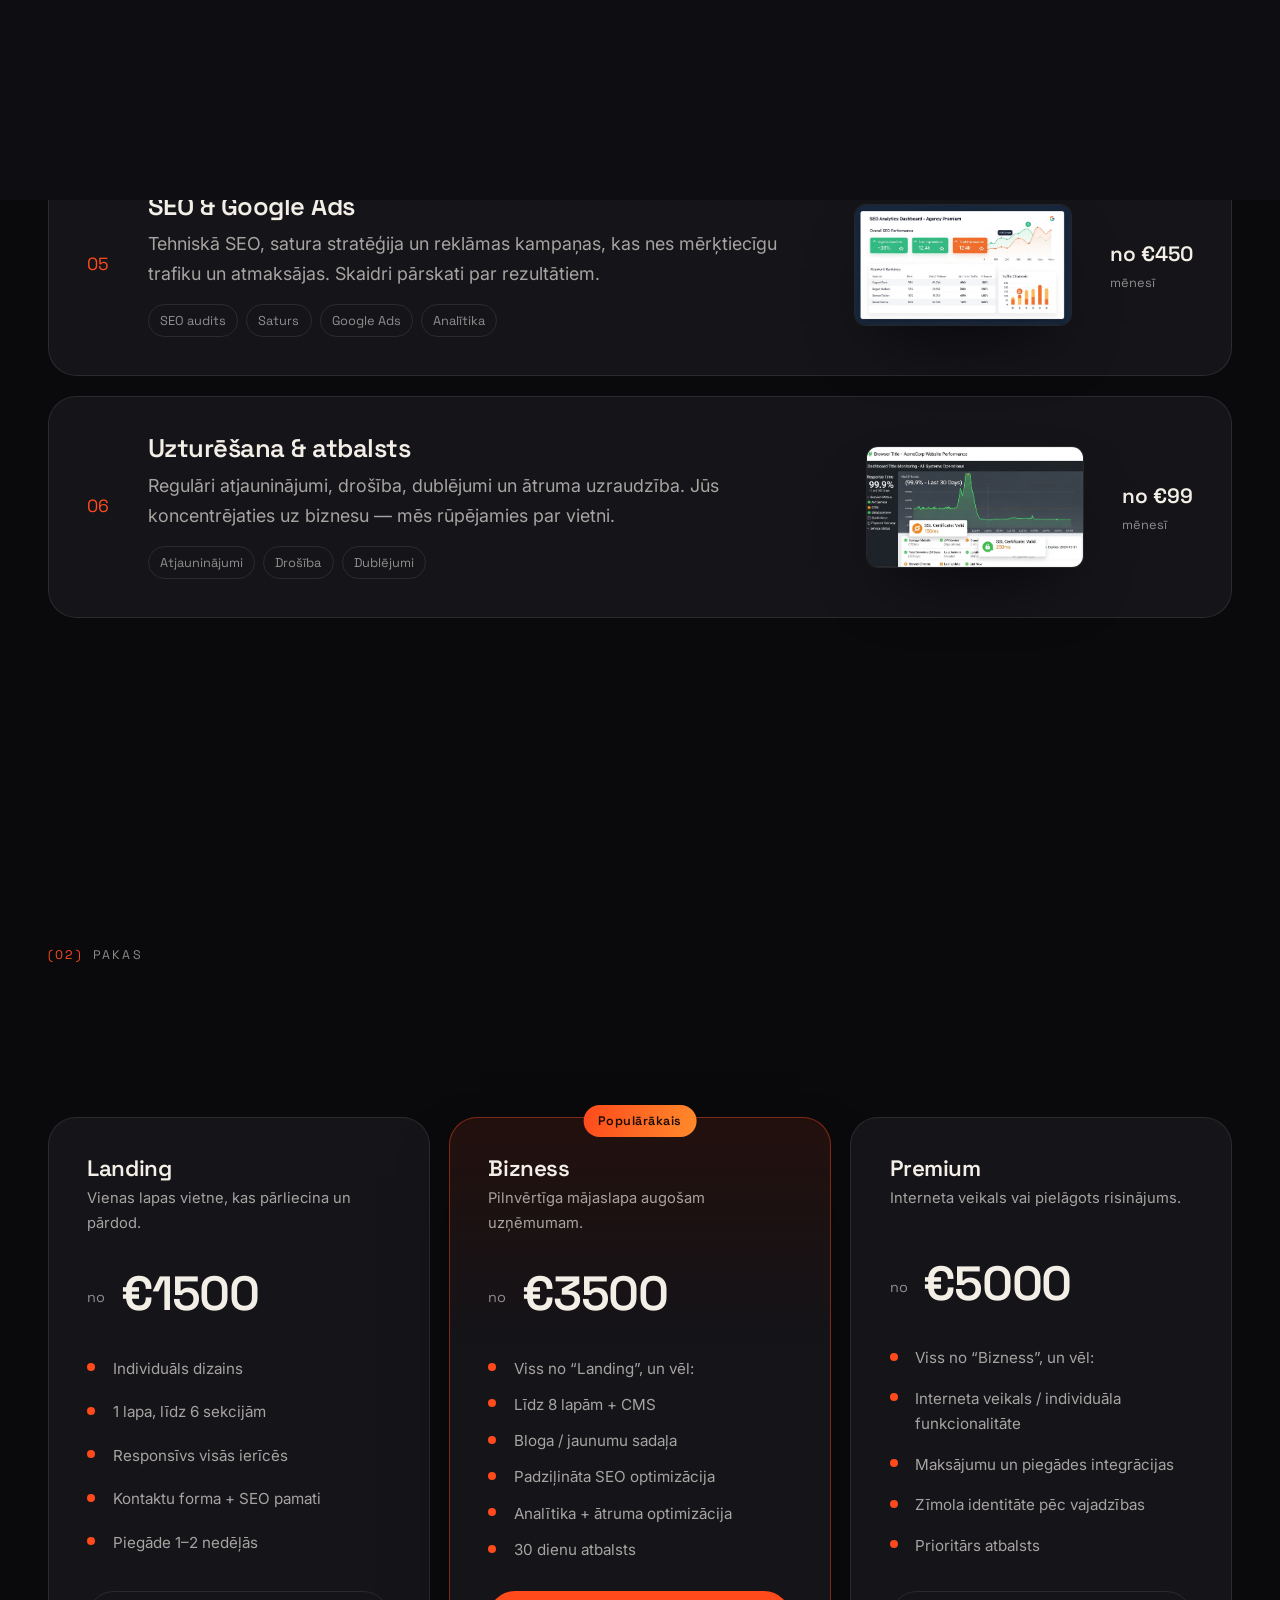
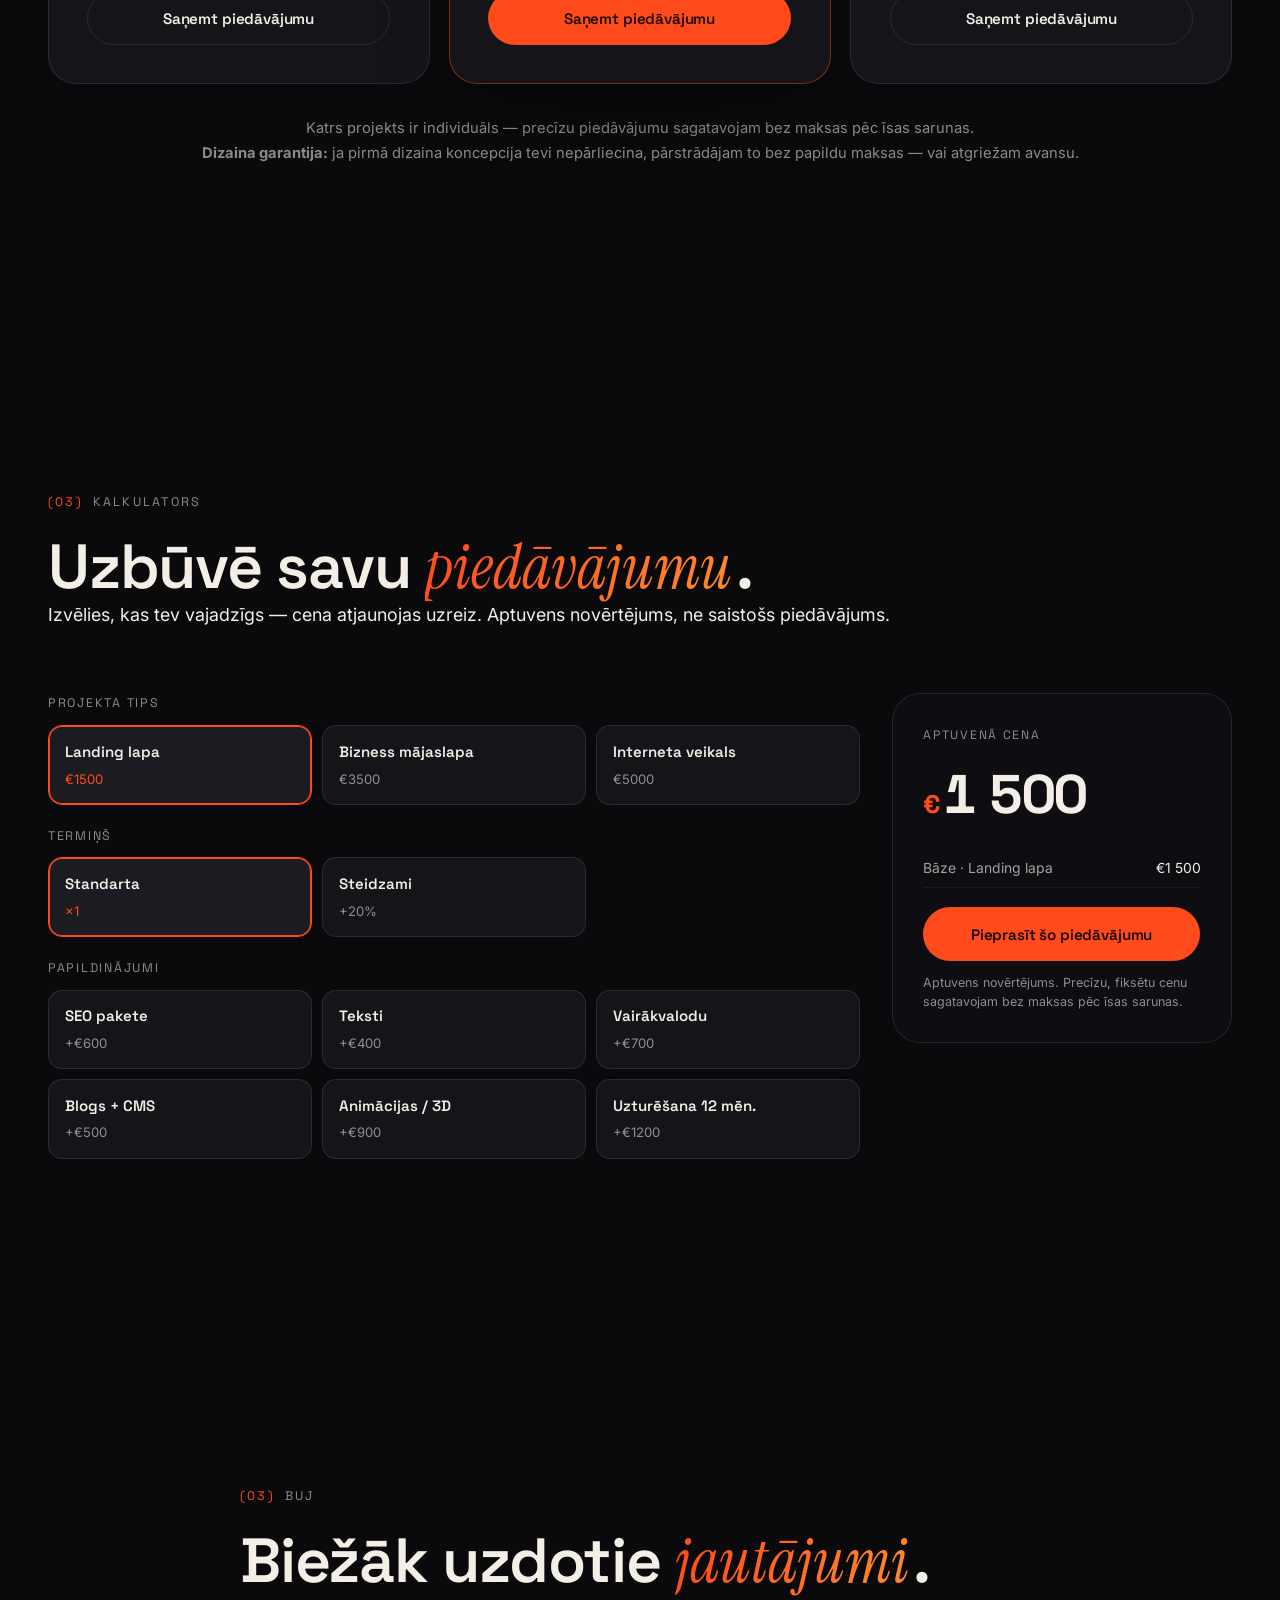
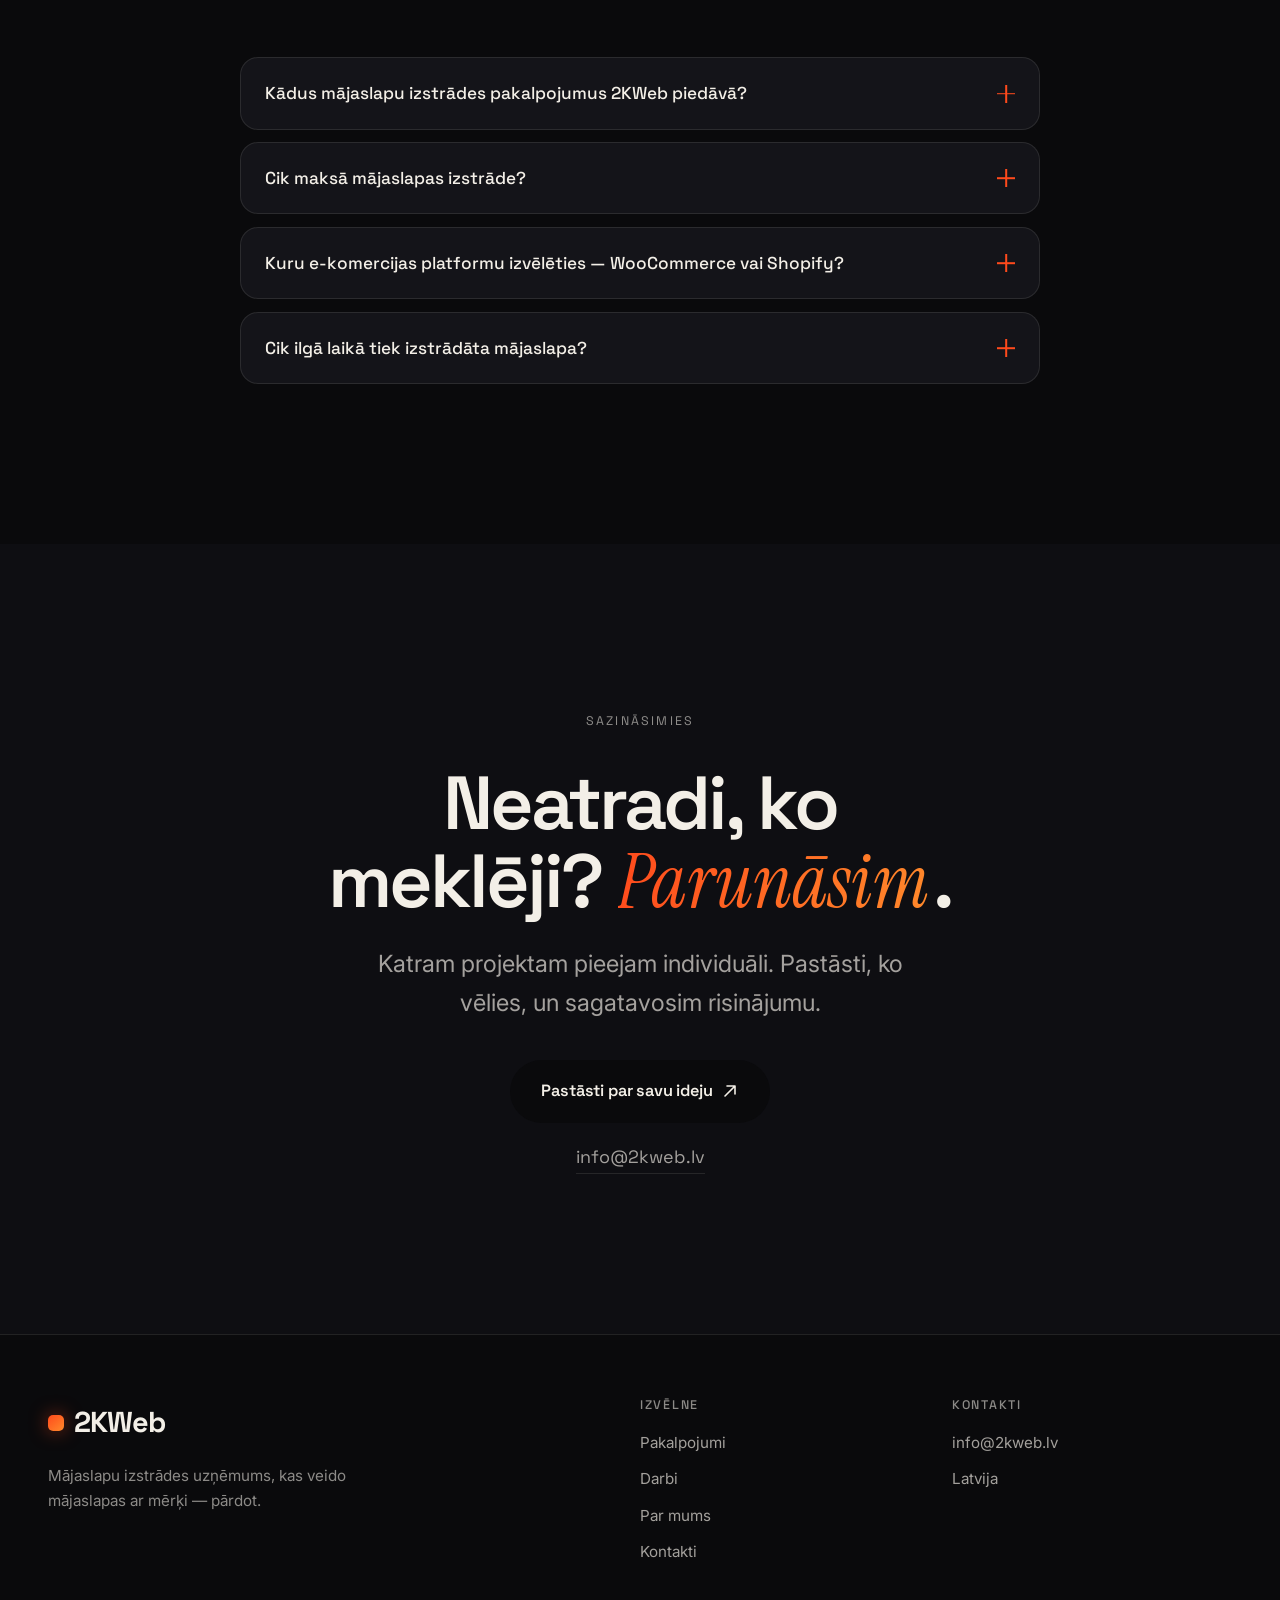
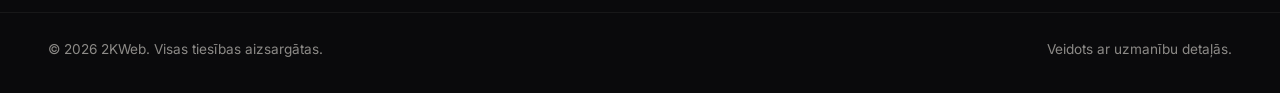
<file: pakalpojumi.html>
<!DOCTYPE html>
<html lang="lv">
<head>
  <meta charset="UTF-8" />
  <meta name="viewport" content="width=device-width, initial-scale=1.0" />
  <meta name="theme-color" content="#0a0a0b" />
  <link rel="icon" href="data:image/svg+xml,%3Csvg xmlns='http://www.w3.org/2000/svg' viewBox='0 0 32 32'%3E%3Crect width='32' height='32' rx='8' fill='%23ff4a1c'/%3E%3Crect x='9' y='8' width='14' height='3' rx='1.5' fill='%231a0a04'/%3E%3Crect x='9' y='14.5' width='10' height='3' rx='1.5' fill='%231a0a04'/%3E%3C/svg%3E" />
  <title>Mājaslapu izstrādes pakalpojumi Latvijā | 2KWeb</title>
  <meta name="description" content="Mājaslapu izstrādes pakalpojumi visā Latvijā: mājaslapas, interneta veikali, UI/UX, zīmolvedība, SEO un uzturēšana no €1500. Pieprasi bezmaksas piedāvājumu!" />
  <meta name="robots" content="index, follow" />
  <link rel="canonical" href="https://www.2kweb.lv/pakalpojumi.html" />
  <meta property="og:type" content="website" />
  <meta property="og:locale" content="lv_LV" />
  <meta property="og:site_name" content="2KWeb" />
  <meta property="og:url" content="https://www.2kweb.lv/pakalpojumi.html" />
  <meta property="og:title" content="Mājaslapu izstrādes pakalpojumi Latvijā — 2KWeb" />
  <meta property="og:description" content="Mājaslapas, interneta veikali, UI/UX, zīmolvedība, SEO un uzturēšana — viss vienuviet. Skaidras paketes no €1500 vienā no labākajām studijām Latvijā." />
  <meta property="og:image" content="https://www.2kweb.lv/assets/img/forma-og.jpg" />
  <meta property="og:image:width" content="1200" />
  <meta property="og:image:height" content="630" />
  <meta property="og:image:alt" content="2KWeb — mājaslapu izstrādes pakalpojumi Latvijā" />
  <meta name="twitter:card" content="summary_large_image" />
  <meta name="twitter:title" content="Mājaslapu izstrādes pakalpojumi Latvijā — 2KWeb" />
  <meta name="twitter:description" content="Mājaslapas, interneta veikali, UI/UX, zīmolvedība, SEO un uzturēšana. Paketes no €1500." />
  <meta name="twitter:image" content="https://www.2kweb.lv/assets/img/forma-og.jpg" />
  <meta name="twitter:image:alt" content="2KWeb — mājaslapu izstrādes pakalpojumi Latvijā" />
  <script>document.documentElement.classList.add('js');document.documentElement.classList.add('pt-entering');</script>
  <link rel="preconnect" href="https://fonts.googleapis.com" />
  <link rel="preconnect" href="https://fonts.gstatic.com" crossorigin />
  <link href="https://fonts.googleapis.com/css2?family=Space+Grotesk:wght@400;500;600;700&family=Inter:wght@400;500;600&family=Instrument+Serif:ital@0;1&display=swap" rel="stylesheet" />
  <link rel="stylesheet" href="assets/css/styles.css?v=2" />

  <script type="application/ld+json">
  { "@context": "https://schema.org", "@graph": [
    {"@type":"Organization","@id":"https://www.2kweb.lv/#organization","name":"2KWeb","alternateName":"2KWeb mājaslapu izstrāde","url":"https://www.2kweb.lv/","logo":{"@type":"ImageObject","@id":"https://www.2kweb.lv/#logo","url":"https://www.2kweb.lv/assets/img/forma-logo.png","caption":"2KWeb","width":512,"height":512},"image":"https://www.2kweb.lv/assets/img/forma-og.jpg","description":"2KWeb ir prēmiumklases mājaslapu izstrādes studija, kas strādā ar klientiem visā Latvijā. Veidojam mājaslapas un interneta veikalus, kas piesaista klientus un palielina pārdošanu.","foundingDate":"2017","email":"info@2kweb.lv","areaServed":{"@type":"Country","name":"Latvija"},"address":{"@type":"PostalAddress","addressCountry":"LV"}},
    {"@type":"ProfessionalService","@id":"https://www.2kweb.lv/#business","name":"2KWeb","url":"https://www.2kweb.lv/","image":"https://www.2kweb.lv/assets/img/forma-og.jpg","logo":"https://www.2kweb.lv/assets/img/forma-logo.png","description":"Viena no labākajām mājaslapu izstrādes studijām Latvijā — mājaslapu izstrāde, interneta veikali, UI/UX dizains, zīmolvedība un SEO uzņēmumiem visā Latvijā.","email":"info@2kweb.lv","priceRange":"€€","currenciesAccepted":"EUR","parentOrganization":{"@id":"https://www.2kweb.lv/#organization"},"address":{"@type":"PostalAddress","addressCountry":"LV"},"areaServed":{"@type":"Country","name":"Latvija"},"openingHoursSpecification":[{"@type":"OpeningHoursSpecification","dayOfWeek":["Monday","Tuesday","Wednesday","Thursday","Friday"],"opens":"09:00","closes":"18:00"}],"aggregateRating":{"@type":"AggregateRating","ratingValue":"4.9","reviewCount":"38","bestRating":"5","worstRating":"1"},"makesOffer":[{"@type":"Offer","price":"1500","priceCurrency":"EUR","itemOffered":{"@type":"Service","name":"Mājaslapu izstrāde"}},{"@type":"Offer","price":"3500","priceCurrency":"EUR","itemOffered":{"@type":"Service","name":"Interneta veikala izstrāde"}},{"@type":"Offer","price":"5000","priceCurrency":"EUR","itemOffered":{"@type":"Service","name":"Premium / pielāgots risinājums"}}],"hasOfferCatalog":{"@type":"OfferCatalog","name":"Mājaslapu izstrādes pakalpojumi Latvijā","itemListElement":[{"@type":"Offer","priceCurrency":"EUR","price":"1500","itemOffered":{"@type":"Service","name":"Mājaslapu izstrāde","serviceType":"Mājaslapu izstrāde","provider":{"@id":"https://www.2kweb.lv/#business"},"areaServed":{"@type":"Country","name":"Latvija"}}},{"@type":"Offer","priceCurrency":"EUR","price":"3500","itemOffered":{"@type":"Service","name":"Interneta veikala izstrāde","serviceType":"E-komercijas izstrāde","provider":{"@id":"https://www.2kweb.lv/#business"},"areaServed":{"@type":"Country","name":"Latvija"}}},{"@type":"Offer","priceCurrency":"EUR","price":"1200","itemOffered":{"@type":"Service","name":"UI/UX dizains","serviceType":"UI/UX dizains","provider":{"@id":"https://www.2kweb.lv/#business"},"areaServed":{"@type":"Country","name":"Latvija"}}},{"@type":"Offer","priceCurrency":"EUR","price":"900","itemOffered":{"@type":"Service","name":"Zīmolvedība","serviceType":"Zīmolvedība","provider":{"@id":"https://www.2kweb.lv/#business"},"areaServed":{"@type":"Country","name":"Latvija"}}},{"@type":"Offer","priceCurrency":"EUR","price":"450","itemOffered":{"@type":"Service","name":"SEO un Google Ads","serviceType":"SEO","provider":{"@id":"https://www.2kweb.lv/#business"},"areaServed":{"@type":"Country","name":"Latvija"}}},{"@type":"Offer","priceCurrency":"EUR","price":"99","itemOffered":{"@type":"Service","name":"Mājaslapu uzturēšana un atbalsts","serviceType":"Uzturēšana","provider":{"@id":"https://www.2kweb.lv/#business"},"areaServed":{"@type":"Country","name":"Latvija"}}}]}},
    {"@type":"WebSite","@id":"https://www.2kweb.lv/#website","url":"https://www.2kweb.lv/","name":"2KWeb","description":"Mājaslapu izstrādes studija, kas strādā visā Latvijā: mājaslapu un interneta veikalu izstrāde.","inLanguage":"lv","publisher":{"@id":"https://www.2kweb.lv/#organization"}},
    {"@type":"BreadcrumbList","itemListElement":[{"@type":"ListItem","position":1,"name":"Sākums","item":"https://www.2kweb.lv/"},{"@type":"ListItem","position":2,"name":"Pakalpojumi","item":"https://www.2kweb.lv/pakalpojumi.html"}]},
    {"@type":"CollectionPage","@id":"https://www.2kweb.lv/pakalpojumi.html#webpage","url":"https://www.2kweb.lv/pakalpojumi.html","name":"Mājaslapu izstrādes pakalpojumi Latvijā | 2KWeb","description":"Mājaslapu izstrādes pakalpojumi visā Latvijā: mājaslapas, interneta veikali, UI/UX, zīmolvedība, SEO un uzturēšana. Skaidras paketes no €1500.","inLanguage":"lv","isPartOf":{"@id":"https://www.2kweb.lv/#website"},"about":{"@id":"https://www.2kweb.lv/#business"}},
    {"@type":"FAQPage","@id":"https://www.2kweb.lv/pakalpojumi.html#faq","mainEntity":[
      {"@type":"Question","name":"Kādus mājaslapu izstrādes pakalpojumus 2KWeb piedāvā?","acceptedAnswer":{"@type":"Answer","text":"Piedāvājam pilnu pakalpojumu klāstu: mājaslapu izstrādi, interneta veikalu izveidi (WooCommerce un Shopify), UI/UX dizainu, zīmolvedību, SEO optimizāciju un Google Ads, kā arī mājaslapu uzturēšanu un atbalstu."}},
      {"@type":"Question","name":"Cik maksā mājaslapas izstrāde?","acceptedAnswer":{"@type":"Answer","text":"Populārākā izvēle ir Bizness pakete no €3500 — lielākā daļa klientu izvēlas projektus €3500–€8000 diapazonā. Landing lapa sākas no €1500, interneta veikali un individuāli risinājumi no €5000 (Premium). Precīzu cenu nosaka projekta apjoms."}},
      {"@type":"Question","name":"Kuru e-komercijas platformu izvēlēties — WooCommerce vai Shopify?","acceptedAnswer":{"@type":"Answer","text":"WooCommerce dod elastību un kontroli WordPress vidē, bet Shopify ir ātri palaižams un ērti uzturams. Konsultācijā ieteiksim platformu, kas vislabāk atbilst jūsu biznesa modelim un budžetam."}},
      {"@type":"Question","name":"Cik ilgā laikā tiek izstrādāta mājaslapa?","acceptedAnswer":{"@type":"Answer","text":"Tipisks termiņš ir aptuveni 3–6 nedēļas mājaslapai un 6–10 nedēļas interneta veikalam atkarībā no apjoma. Precīzu grafiku saskaņojam projekta sākumā."}}
    ]}
  ]}
  </script>
</head>
<body>
  <a class="skip-link" href="#main">Pāriet uz saturu</a>
  <div class="page-transition" data-state="idle" aria-hidden="true"><span class="pt-brand">2KWeb</span></div>
  <div class="grain" aria-hidden="true"></div>
  <div class="cursor" aria-hidden="true"><div class="cursor__dot"></div><div class="cursor__ring"></div></div>

  <header class="header" id="header">
    <div class="container header__inner">
      <a href="index.html" class="brand" data-cursor aria-label="2KWeb — sākums"><span class="brand__mark" aria-hidden="true"></span><span class="brand__name">2KWeb</span></a>
      <nav class="nav" aria-label="Galvenā navigācija">
        <a href="index.html" class="nav__link" data-cursor>Sākums</a>
        <a href="pakalpojumi.html" class="nav__link is-active" aria-current="page" data-cursor>Pakalpojumi</a>
        <a href="darbi.html" class="nav__link" data-cursor>Darbi</a>
        <a href="par-mums.html" class="nav__link" data-cursor>Par mums</a>
        <a href="kontakti.html" class="nav__link" data-cursor>Kontakti</a>
      </nav>
      <a href="kontakti.html" class="btn btn--sm header__cta" data-modal-open="quote" data-magnetic data-cursor><span>Sākt projektu</span><svg viewBox="0 0 16 16" aria-hidden="true" width="14" height="14"><path d="M3 13L13 3M13 3H5M13 3V11" stroke="currentColor" stroke-width="1.6" fill="none" stroke-linecap="round" stroke-linejoin="round"/></svg></a>
      <button class="burger" id="burger" aria-label="Atvērt izvēlni" aria-expanded="false" aria-controls="mobileMenu"><span></span><span></span></button>
    </div>
  </header>

  <div class="mobile-menu" id="mobileMenu" aria-hidden="true">
    <nav class="mobile-menu__nav" aria-label="Mobilā navigācija">
      <a href="index.html"><span class="mobile-menu__num">01</span> Sākums</a>
      <a href="pakalpojumi.html"><span class="mobile-menu__num">02</span> Pakalpojumi</a>
      <a href="darbi.html"><span class="mobile-menu__num">03</span> Darbi</a>
      <a href="par-mums.html"><span class="mobile-menu__num">04</span> Par mums</a>
      <a href="kontakti.html"><span class="mobile-menu__num">05</span> Kontakti</a>
    </nav>
    <div class="mobile-menu__foot"><a href="mailto:info@2kweb.lv">info@2kweb.lv</a><span>Latvija</span></div>
  </div>

  <main id="main">
    <section class="page-hero" aria-labelledby="ph-title">
      <div class="page-hero__bg" aria-hidden="true"><div class="blob blob--1"></div></div>
      <div class="container page-hero__inner">
        <p class="page-hero__crumbs"><a href="index.html" data-cursor>Sākums</a> / Pakalpojumi</p>
        <h1 class="page-hero__title" id="ph-title"><span data-scramble>Mājaslapu izstrādes pakalpojumi Latvijā</span></h1>
        <p class="page-hero__lead reveal" data-reveal>2KWeb mājaslapu izstrādes pakalpojumi aptver visu ceļu no idejas līdz palaišanai un izaugsmei — dizainu, izstrādi, SEO un atbalstu uzņēmumiem visā Latvijā.</p>
      </div>
    </section>

    <section class="section" aria-label="Pakalpojumu saraksts">
      <div class="container">
        <div class="svc-rows">
          <article class="svc-row" data-reveal data-cursor>
            <span class="svc-row__num">01</span>
            <div class="svc-row__main">
              <h3>Mājaslapu izstrāde</h3>
              <p>Individuāli dizainētas, ātras un SEO-draudzīgas mājaslapas, kas atspoguļo jūsu zīmolu un pārvērš apmeklētājus klientos. Strādājam ar WordPress vai pielāgotu risinājumu.</p>
              <div class="svc-row__tags"><span>Dizains</span><span>Izstrāde</span><span>CMS</span><span>Responsivitāte</span></div>
            </div>
            <div class="svc-row__media"><img src="assets/img/services/web-design.jpg" alt="Mājaslapu izstrādes piemērs — moderna biznesa mājaslapa" loading="lazy" width="220" height="124" /></div>
            <div class="svc-row__price">no €1500<small>atkarībā no apjoma</small></div>
          </article>
          <article class="svc-row" data-reveal data-delay="1" data-cursor>
            <span class="svc-row__num">02</span>
            <div class="svc-row__main">
              <h3>Interneta veikali</h3>
              <p>E-komercijas risinājumi ar ērtu pārvaldību, maksājumu un piegādes integrācijām. Optimizēti, lai palielinātu vidējo groza vērtību un konversiju.</p>
              <div class="svc-row__tags"><span>WooCommerce</span><span>Shopify</span><span>Maksājumi</span><span>Integrācijas</span></div>
            </div>
            <div class="svc-row__media"><img src="assets/img/services/ecommerce.jpg" alt="Interneta veikala piemērs — e-komercijas produktu lapa" loading="lazy" width="220" height="124" /></div>
            <div class="svc-row__price">no €3500<small>atkarībā no apjoma</small></div>
          </article>
          <article class="svc-row" data-reveal data-delay="2" data-cursor>
            <span class="svc-row__num">03</span>
            <div class="svc-row__main">
              <h3>UI / UX dizains</h3>
              <p>Lietotāju pieredzes izpēte, interaktīvi prototipi un saskarnes, kas izskatās izsmalcināti un strādā intuitīvi. Dizains, kas balstīts datos, ne minējumos.</p>
              <div class="svc-row__tags"><span>Izpēte</span><span>Prototipi</span><span>Design system</span></div>
            </div>
            <div class="svc-row__media"><img src="assets/img/services/uiux.jpg" alt="UI/UX dizaina piemērs — komponentu un prototipu sistēma" loading="lazy" width="220" height="124" /></div>
            <div class="svc-row__price">no €1200<small>par projektu</small></div>
          </article>
          <article class="svc-row" data-reveal data-cursor>
            <span class="svc-row__num">04</span>
            <div class="svc-row__main">
              <h3>Zīmolvedība</h3>
              <p>Logo, krāsu sistēma, tipogrāfija un zīmola vadlīnijas, kas izceļ jūs no konkurentiem un veido uzticību no pirmā skatiena.</p>
              <div class="svc-row__tags"><span>Logo</span><span>Identitāte</span><span>Vadlīnijas</span></div>
            </div>
            <div class="svc-row__media"><img src="assets/img/services/branding.jpg" alt="Zīmolvedības piemērs — zīmola identitātes vadlīnijas" loading="lazy" width="220" height="124" /></div>
            <div class="svc-row__price">no €900<small>par projektu</small></div>
          </article>
          <article class="svc-row" data-reveal data-delay="1" data-cursor>
            <span class="svc-row__num">05</span>
            <div class="svc-row__main">
              <h3>SEO & Google Ads</h3>
              <p>Tehniskā SEO, satura stratēģija un reklāmas kampaņas, kas nes mērķtiecīgu trafiku un atmaksājas. Skaidri pārskati par rezultātiem.</p>
              <div class="svc-row__tags"><span>SEO audits</span><span>Saturs</span><span>Google Ads</span><span>Analītika</span></div>
            </div>
            <div class="svc-row__media"><img src="assets/img/services/seo.jpg" alt="SEO un Google Ads piemērs — analītikas paneļa skats" loading="lazy" width="220" height="124" /></div>
            <div class="svc-row__price">no €450<small>mēnesī</small></div>
          </article>
          <article class="svc-row" data-reveal data-delay="2" data-cursor>
            <span class="svc-row__num">06</span>
            <div class="svc-row__main">
              <h3>Uzturēšana & atbalsts</h3>
              <p>Regulāri atjauninājumi, drošība, dublējumi un ātruma uzraudzība. Jūs koncentrējaties uz biznesu — mēs rūpējamies par vietni.</p>
              <div class="svc-row__tags"><span>Atjauninājumi</span><span>Drošība</span><span>Dublējumi</span></div>
            </div>
            <div class="svc-row__media"><img src="assets/img/services/maintenance.jpg" alt="Uzturēšanas piemērs — vietnes veselības un uptime panelis" loading="lazy" width="220" height="124" /></div>
            <div class="svc-row__price">no €99<small>mēnesī</small></div>
          </article>
        </div>
      </div>
    </section>

    <section class="section pricing" aria-labelledby="pricing-title">
      <div class="container">
        <header class="section__head">
          <p class="section__eyebrow reveal" data-reveal><span>(02)</span> Pakas</p>
          <h2 class="section__title reveal" data-reveal data-delay="1" id="pricing-title">Izvēlies sev <em class="accent-serif">piemēroto</em>.</h2>
        </header>
        <div class="pricing__grid">
          <article class="plan" data-reveal data-cursor>
            <header class="plan__head"><h3>Landing</h3><p>Vienas lapas vietne, kas pārliecina un pārdod.</p></header>
            <div class="plan__price"><span class="plan__from">no</span> €1500</div>
            <ul class="plan__list"><li>Individuāls dizains</li><li>1 lapa, līdz 6 sekcijām</li><li>Responsīvs visās ierīcēs</li><li>Kontaktu forma + SEO pamati</li><li>Piegāde 1–2 nedēļās</li></ul>
            <a href="kontakti.html" class="btn btn--ghost btn--block" data-modal-open="quote" data-magnetic data-cursor><span>Saņemt piedāvājumu</span></a>
          </article>
          <article class="plan plan--featured" data-reveal data-delay="1" data-cursor>
            <span class="plan__badge">Populārākais</span>
            <header class="plan__head"><h3>Bizness</h3><p>Pilnvērtīga mājaslapa augošam uzņēmumam.</p></header>
            <div class="plan__price"><span class="plan__from">no</span> €3500</div>
            <ul class="plan__list"><li>Viss no “Landing”, un vēl:</li><li>Līdz 8 lapām + CMS</li><li>Bloga / jaunumu sadaļa</li><li>Padziļināta SEO optimizācija</li><li>Analītika + ātruma optimizācija</li><li>30 dienu atbalsts</li></ul>
            <a href="kontakti.html" class="btn btn--block" data-modal-open="quote" data-magnetic data-cursor><span>Saņemt piedāvājumu</span></a>
          </article>
          <article class="plan" data-reveal data-delay="2" data-cursor>
            <header class="plan__head"><h3>Premium</h3><p>Interneta veikals vai pielāgots risinājums.</p></header>
            <div class="plan__price"><span class="plan__from">no</span> €5000</div>
            <ul class="plan__list"><li>Viss no “Bizness”, un vēl:</li><li>Interneta veikals / individuāla funkcionalitāte</li><li>Maksājumu un piegādes integrācijas</li><li>Zīmola identitāte pēc vajadzības</li><li>Prioritārs atbalsts</li></ul>
            <a href="kontakti.html" class="btn btn--ghost btn--block" data-modal-open="quote" data-magnetic data-cursor><span>Saņemt piedāvājumu</span></a>
          </article>
        </div>
        <p class="pricing__note reveal" data-reveal>Katrs projekts ir individuāls — precīzu piedāvājumu sagatavojam bez maksas pēc īsas sarunas.<br />
        <strong>Dizaina garantija:</strong> ja pirmā dizaina koncepcija tevi nepārliecina, pārstrādājam to bez papildu maksas — vai atgriežam avansu.</p>
      </div>
    </section>

    <section class="section config-sec" aria-labelledby="config-title">
      <div class="container">
        <header class="section__head">
          <p class="section__eyebrow reveal" data-reveal><span>(03)</span> Kalkulators</p>
          <h2 class="section__title reveal" data-reveal data-delay="1" id="config-title">Uzbūvē savu <em class="accent-serif">piedāvājumu</em>.</h2>
          <p class="section__intro reveal" data-reveal data-delay="2">Izvēlies, kas tev vajadzīgs — cena atjaunojas uzreiz. Aptuvens novērtējums, ne saistošs piedāvājums.</p>
        </header>
        <div class="config" data-reveal>
          <div class="config__options">
            <fieldset class="config__group">
              <legend>Projekta tips</legend>
              <div class="config__choices config__choices--type">
                <label class="config__opt"><input type="radio" name="ctype" value="1500" data-kind="landing" data-label="Landing lapa" checked /><span class="config__chip"><span class="config__chip-name">Landing lapa</span><span class="config__chip-price">€1500</span></span></label>
                <label class="config__opt"><input type="radio" name="ctype" value="3500" data-kind="business" data-label="Bizness mājaslapa" /><span class="config__chip"><span class="config__chip-name">Bizness mājaslapa</span><span class="config__chip-price">€3500</span></span></label>
                <label class="config__opt"><input type="radio" name="ctype" value="5000" data-kind="shop" data-label="Interneta veikals" /><span class="config__chip"><span class="config__chip-name">Interneta veikals</span><span class="config__chip-price">€5000</span></span></label>
              </div>
            </fieldset>
            <fieldset class="config__group" data-for="business" hidden>
              <legend>Lapu skaits</legend>
              <div class="config__choices">
                <label class="config__opt"><input type="radio" name="cpages" value="0" data-label="Līdz 8 lapām" checked /><span class="config__chip"><span class="config__chip-name">Līdz 8 lapām</span><span class="config__chip-price">iekļauts</span></span></label>
                <label class="config__opt"><input type="radio" name="cpages" value="800" data-label="9–15 lapas" /><span class="config__chip"><span class="config__chip-name">9–15 lapas</span><span class="config__chip-price">+€800</span></span></label>
                <label class="config__opt"><input type="radio" name="cpages" value="1800" data-label="16–25 lapas" /><span class="config__chip"><span class="config__chip-name">16–25 lapas</span><span class="config__chip-price">+€1800</span></span></label>
              </div>
            </fieldset>
            <fieldset class="config__group" data-for="shop" hidden>
              <legend>Produktu skaits</legend>
              <div class="config__choices">
                <label class="config__opt"><input type="radio" name="cproducts" value="0" data-label="10–20 produkti" checked /><span class="config__chip"><span class="config__chip-name">10–20 produkti</span><span class="config__chip-price">iekļauts</span></span></label>
                <label class="config__opt"><input type="radio" name="cproducts" value="700" data-label="20–50 produkti" /><span class="config__chip"><span class="config__chip-name">20–50 produkti</span><span class="config__chip-price">+€700</span></span></label>
                <label class="config__opt"><input type="radio" name="cproducts" value="1500" data-label="50+ produkti" /><span class="config__chip"><span class="config__chip-name">50+ produkti</span><span class="config__chip-price">+€1500</span></span></label>
              </div>
            </fieldset>
            <fieldset class="config__group">
              <legend>Termiņš</legend>
              <div class="config__choices">
                <label class="config__opt"><input type="radio" name="cterm" value="1" data-mult="1" data-label="Standarta termiņš" checked /><span class="config__chip"><span class="config__chip-name">Standarta</span><span class="config__chip-price">×1</span></span></label>
                <label class="config__opt"><input type="radio" name="cterm" value="1.2" data-mult="1.2" data-label="Steidzami (+20%)" /><span class="config__chip"><span class="config__chip-name">Steidzami</span><span class="config__chip-price">+20%</span></span></label>
              </div>
            </fieldset>
            <fieldset class="config__group config__group--wide">
              <legend>Papildinājumi</legend>
              <div class="config__choices config__choices--addons">
                <label class="config__opt"><input type="checkbox" name="cadd" value="600" data-included-in="business shop" data-label="SEO pakete" /><span class="config__chip"><span class="config__chip-name">SEO pakete</span><span class="config__chip-price">+€600</span></span></label>
                <label class="config__opt"><input type="checkbox" name="cadd" value="400" data-label="Teksti (copywriting)" /><span class="config__chip"><span class="config__chip-name">Teksti</span><span class="config__chip-price">+€400</span></span></label>
                <label class="config__opt"><input type="checkbox" name="cadd" value="700" data-label="Vairākvalodu versija" /><span class="config__chip"><span class="config__chip-name">Vairākvalodu</span><span class="config__chip-price">+€700</span></span></label>
                <label class="config__opt"><input type="checkbox" name="cadd" value="500" data-included-in="business shop" data-label="Blogs + CMS" /><span class="config__chip"><span class="config__chip-name">Blogs + CMS</span><span class="config__chip-price">+€500</span></span></label>
                <label class="config__opt"><input type="checkbox" name="cadd" value="900" data-label="Animācijas / 3D" /><span class="config__chip"><span class="config__chip-name">Animācijas / 3D</span><span class="config__chip-price">+€900</span></span></label>
                <label class="config__opt"><input type="checkbox" name="cadd" value="1200" data-label="Uzturēšana 12 mēn." /><span class="config__chip"><span class="config__chip-name">Uzturēšana 12 mēn.</span><span class="config__chip-price">+€1200</span></span></label>
              </div>
            </fieldset>
          </div>
          <aside class="config__summary">
            <p class="config__sum-label">Aptuvenā cena</p>
            <div class="config__total"><span class="config__cur">€</span><span class="config__amount" data-amount>1500</span></div>
            <ul class="config__lines" data-lines aria-live="polite"></ul>
            <button type="button" class="btn btn--block config__cta" data-modal-open="quote" data-magnetic data-cursor><span>Pieprasīt šo piedāvājumu</span></button>
            <p class="config__disclaimer">Aptuvens novērtējums. Precīzu, fiksētu cenu sagatavojam bez maksas pēc īsas sarunas.</p>
          </aside>
        </div>
      </div>
    </section>

    <section class="section faq" id="faq" aria-labelledby="faq-title">
      <div class="container faq__inner">
        <header class="section__head">
          <p class="section__eyebrow reveal" data-reveal><span>(03)</span> BUJ</p>
          <h2 class="section__title reveal" data-reveal data-delay="1" id="faq-title">Biežāk uzdotie <em class="accent-serif">jautājumi</em>.</h2>
        </header>
        <div class="faq__list">
          <details class="faq-item" data-reveal><summary data-cursor>Kādus mājaslapu izstrādes pakalpojumus 2KWeb piedāvā?<span class="faq-item__icon" aria-hidden="true"></span></summary><div class="faq-item__body"><p>Piedāvājam pilnu pakalpojumu klāstu: mājaslapu izstrādi, interneta veikalu izveidi (WooCommerce un Shopify), UI/UX dizainu, zīmolvedību, SEO optimizāciju un Google Ads, kā arī mājaslapu uzturēšanu un atbalstu.</p></div></details>
          <details class="faq-item" data-reveal data-delay="1"><summary data-cursor>Cik maksā mājaslapas izstrāde?<span class="faq-item__icon" aria-hidden="true"></span></summary><div class="faq-item__body"><p>Populārākā izvēle ir Bizness pakete no €3500 — lielākā daļa klientu izvēlas projektus €3500–€8000 diapazonā. Landing lapa sākas no €1500, interneta veikali un individuāli risinājumi no €5000 (Premium). Precīzu cenu nosaka projekta apjoms.</p></div></details>
          <details class="faq-item" data-reveal data-delay="2"><summary data-cursor>Kuru e-komercijas platformu izvēlēties — WooCommerce vai Shopify?<span class="faq-item__icon" aria-hidden="true"></span></summary><div class="faq-item__body"><p>WooCommerce dod elastību un kontroli WordPress vidē, bet Shopify ir ātri palaižams un ērti uzturams. Konsultācijā ieteiksim platformu, kas vislabāk atbilst jūsu biznesa modelim un budžetam.</p></div></details>
          <details class="faq-item" data-reveal data-delay="3"><summary data-cursor>Cik ilgā laikā tiek izstrādāta mājaslapa?<span class="faq-item__icon" aria-hidden="true"></span></summary><div class="faq-item__body"><p>Tipisks termiņš ir aptuveni 3–6 nedēļas mājaslapai un 6–10 nedēļas interneta veikalam atkarībā no apjoma. Precīzu grafiku saskaņojam projekta sākumā.</p></div></details>
        </div>
      </div>
    </section>

    <section class="section cta" aria-labelledby="cta-title">
      <div class="container cta__inner">
        <p class="section__eyebrow reveal" data-reveal>Sazināsimies</p>
        <h2 class="cta__title reveal" data-reveal data-delay="1" id="cta-title">Neatradi, ko meklēji? <em class="accent-serif">Parunāsim</em>.</h2>
        <p class="cta__lead reveal" data-reveal data-delay="2">Katram projektam pieejam individuāli. Pastāsti, ko vēlies, un sagatavosim risinājumu.</p>
        <div class="cta__actions reveal" data-reveal data-delay="3">
          <a href="kontakti.html" class="btn btn--lg btn--invert" data-modal-open="quote" data-magnetic data-cursor><span>Pastāsti par savu ideju</span><svg viewBox="0 0 16 16" aria-hidden="true" width="16" height="16"><path d="M3 13L13 3M13 3H5M13 3V11" stroke="currentColor" stroke-width="1.6" fill="none" stroke-linecap="round" stroke-linejoin="round"/></svg></a>
          <a href="mailto:info@2kweb.lv" class="cta__mail" data-cursor>info@2kweb.lv</a>
        </div>
      </div>
    </section>
  </main>

  <footer class="footer">
    <div class="container footer__inner">
      <div class="footer__brand"><a href="index.html" class="brand brand--lg" data-cursor><span class="brand__mark" aria-hidden="true"></span><span class="brand__name">2KWeb</span></a><p>Mājaslapu izstrādes uzņēmums, kas veido mājaslapas ar mērķi — pārdot.</p></div>
      <nav class="footer__col" aria-label="Kājenes navigācija"><h4>Izvēlne</h4><a href="pakalpojumi.html" data-cursor>Pakalpojumi</a><a href="darbi.html" data-cursor>Darbi</a><a href="par-mums.html" data-cursor>Par mums</a><a href="kontakti.html" data-cursor>Kontakti</a></nav>
      <div class="footer__col"><h4>Kontakti</h4><a href="mailto:info@2kweb.lv" data-cursor>info@2kweb.lv</a><span>Latvija</span></div>
    </div>
    <div class="container footer__bottom"><span>© <span id="year">2026</span> 2KWeb. Visas tiesības aizsargātas.</span><span>Veidots ar uzmanību detaļās.</span></div>
  </footer>

  <dialog class="modal" id="quoteModal" aria-labelledby="qm-title">
    <div class="modal__panel">
      <button class="modal__close" data-modal-close aria-label="Aizvērt"><svg viewBox="0 0 24 24" width="20" height="20" fill="none" stroke="currentColor" stroke-width="1.8" stroke-linecap="round"><path d="M6 6l12 12M18 6L6 18"/></svg></button>
      <p class="modal__eyebrow">Sākt projektu</p>
      <h2 class="modal__title" id="qm-title">Pastāsti par savu ideju</h2>
      <p class="modal__meta">Aizpildi formu un atbildēsim 24 stundu laikā.</p>
      <form class="form" data-success="quoteSuccess" novalidate>
        <div class="form__row">
          <div class="field"><label for="qm-name">Vārds *</label><input id="qm-name" name="name" type="text" required placeholder="Jūsu vārds" autocomplete="name" /></div>
          <div class="field"><label for="qm-email">E-pasts *</label><input id="qm-email" name="email" type="email" required placeholder="jūs@piemērs.lv" autocomplete="email" /></div>
        </div>
        <div class="field"><label for="qm-budget">Aptuvenais budžets</label><select id="qm-budget" name="budget"><option value="">Izvēlies...</option><option>€1500 – €3000</option><option>€3000 – €5000</option><option>€5000 – €10 000</option><option>€10 000+</option><option>Vēl nezinu</option></select></div>
        <div class="field"><label for="qm-msg">Par projektu *</label><textarea id="qm-msg" name="message" required placeholder="Pastāsti īsi, ko vēlies izveidot..."></textarea></div>
        <button type="submit" class="btn btn--block" data-cursor><span>Nosūtīt pieteikumu</span></button>
        <p class="form__note">Nospiežot “Nosūtīt”, piekrīti, ka sazināmies par tavu projektu.</p>
      </form>
      <div class="form__success" id="quoteSuccess">
        <div class="form__success-icon"><svg viewBox="0 0 24 24" width="30" height="30" fill="none" stroke="currentColor" stroke-width="2" stroke-linecap="round" stroke-linejoin="round"><path d="M5 13l4 4L19 7"/></svg></div>
        <h3>Paldies!</h3><p>Tavs pieteikums ir saņemts. Sazināsimies ar tevi 24 stundu laikā.</p>
      </div>
    </div>
  </dialog>

  <script src="assets/js/main.js?v=4" defer></script>
</body>
</html>
</file>
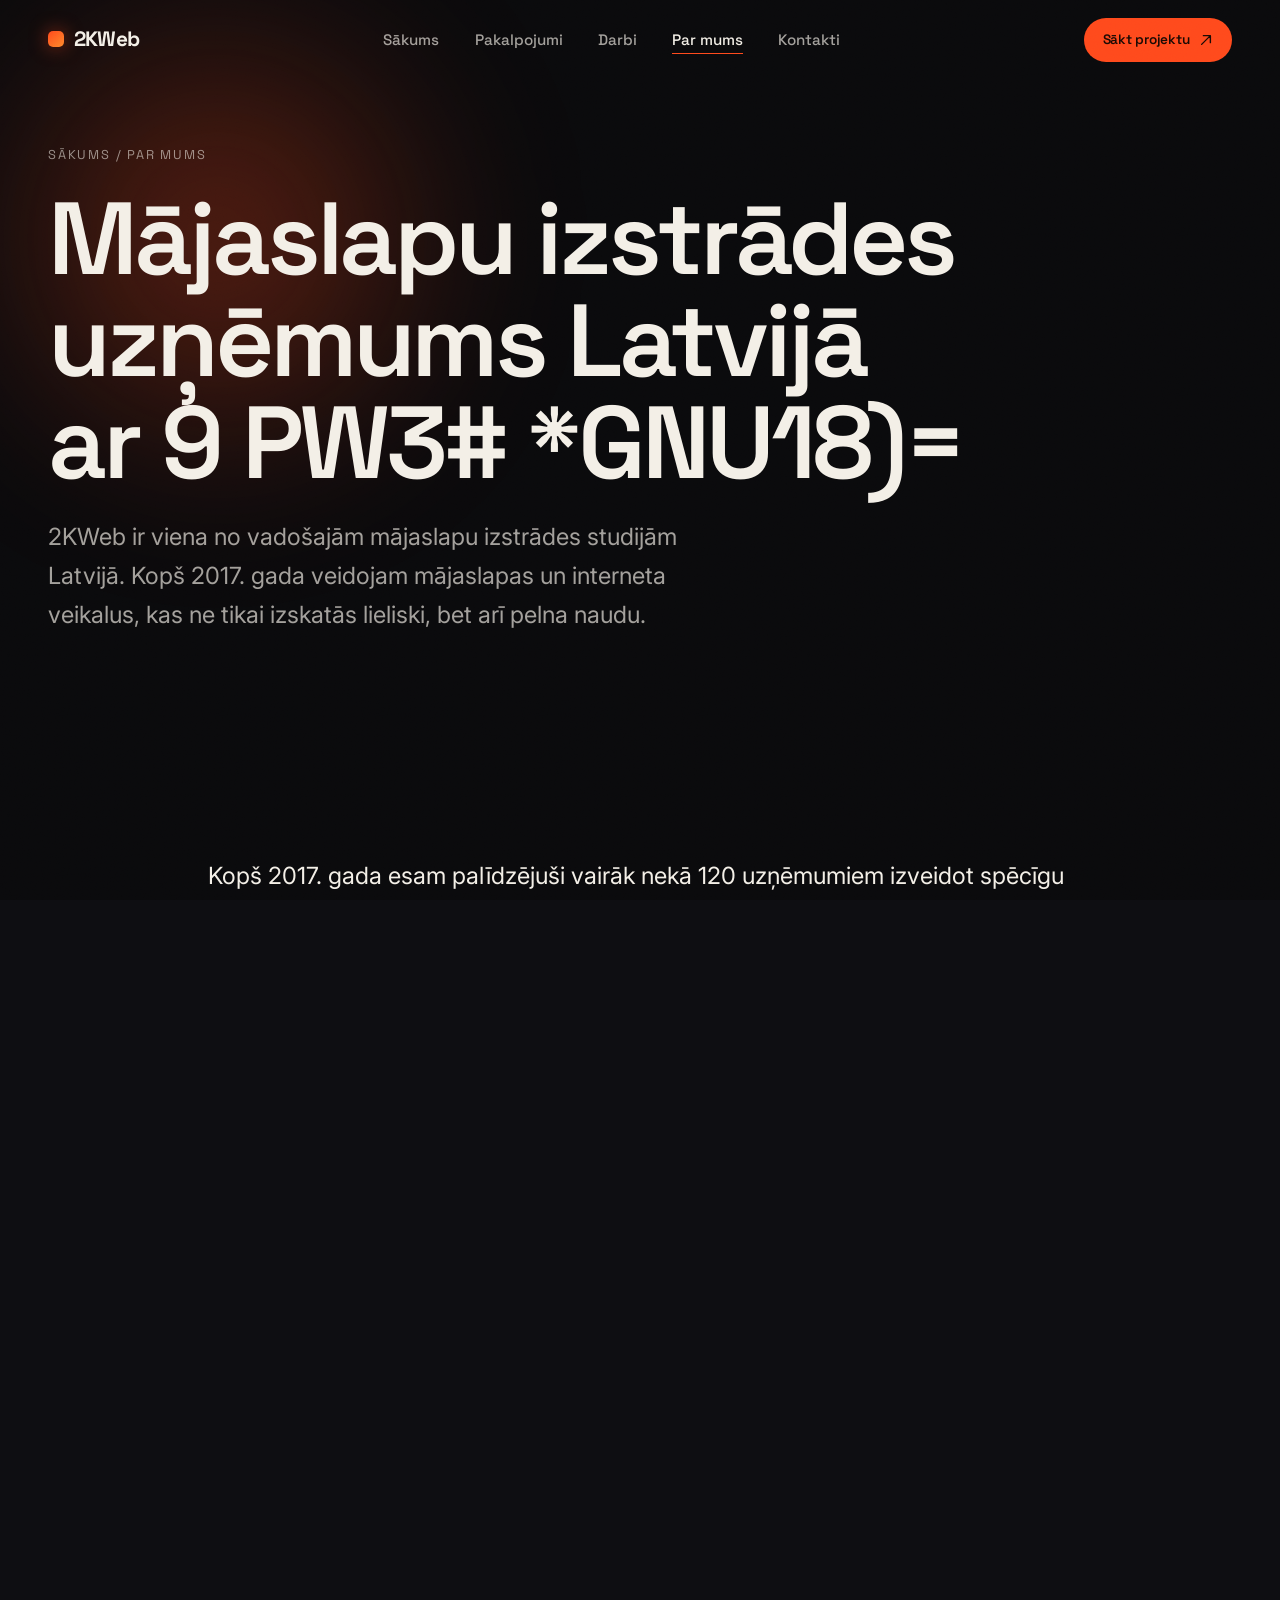
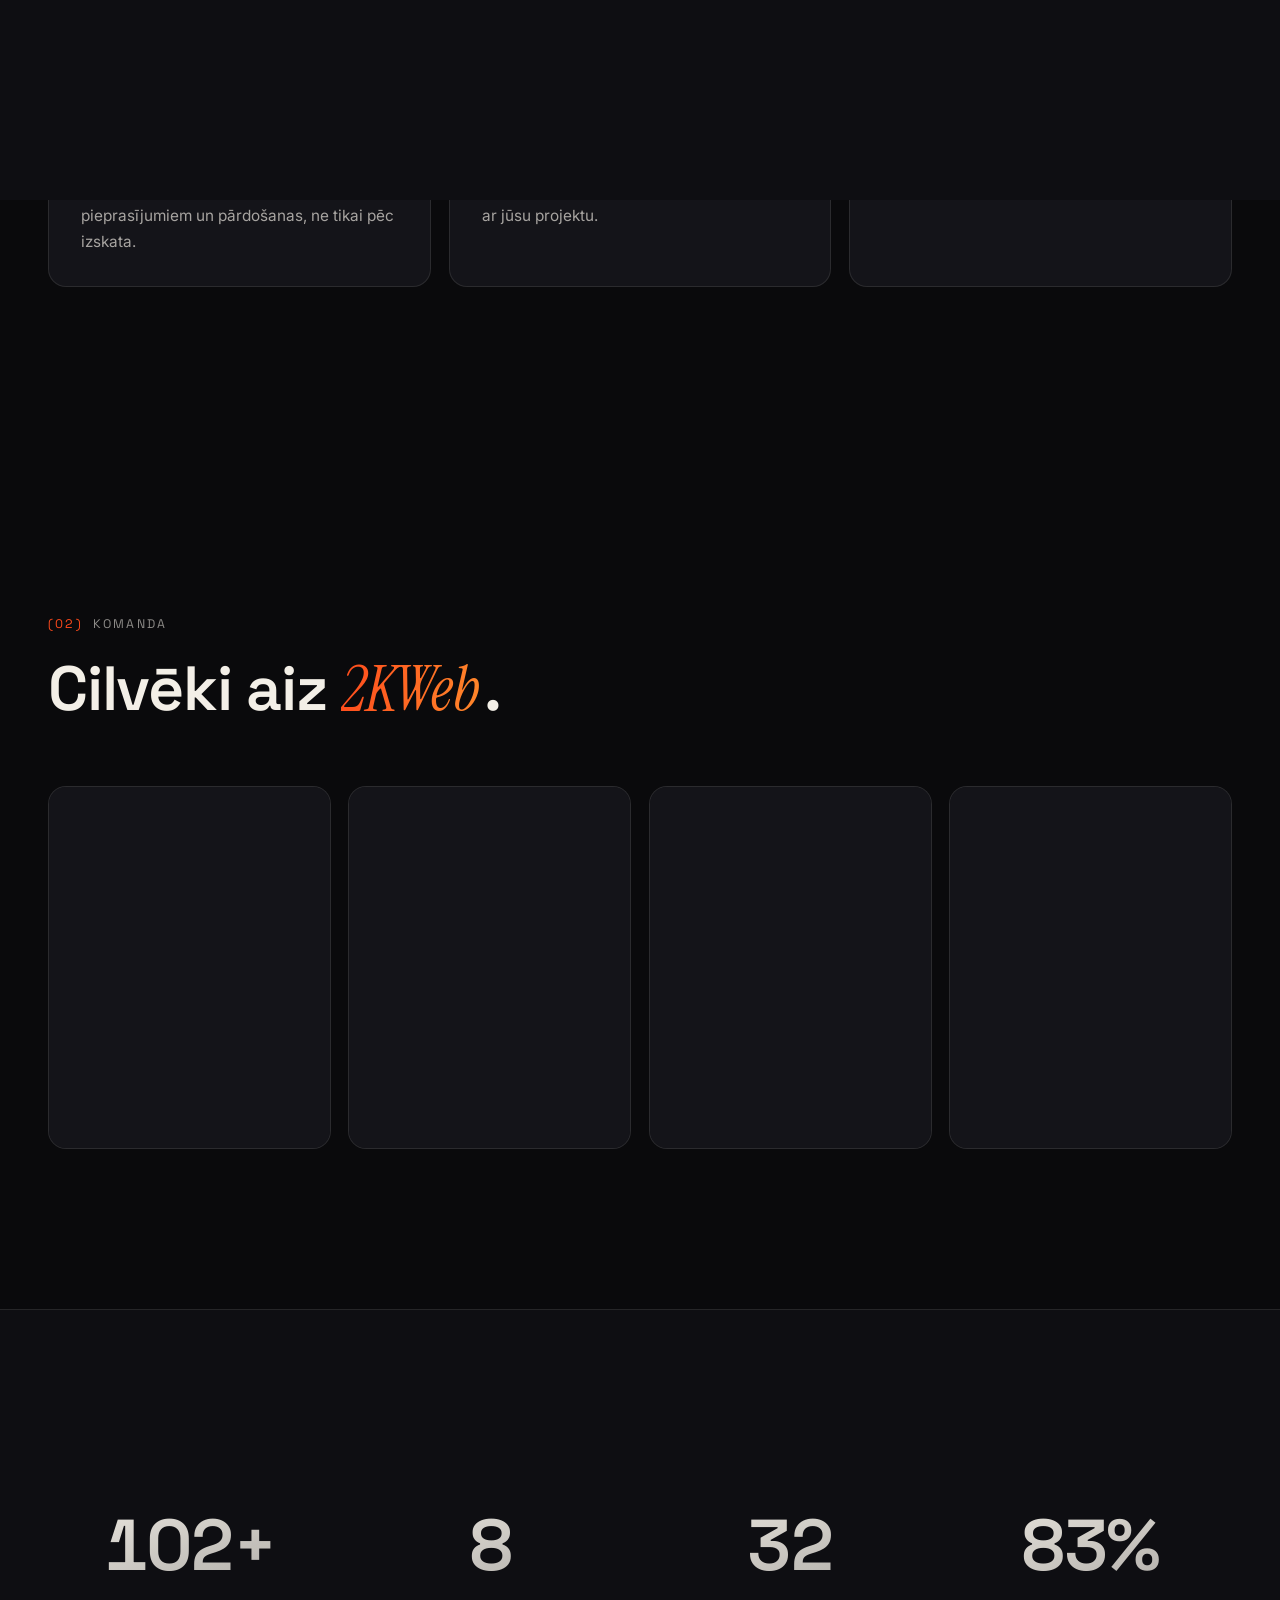
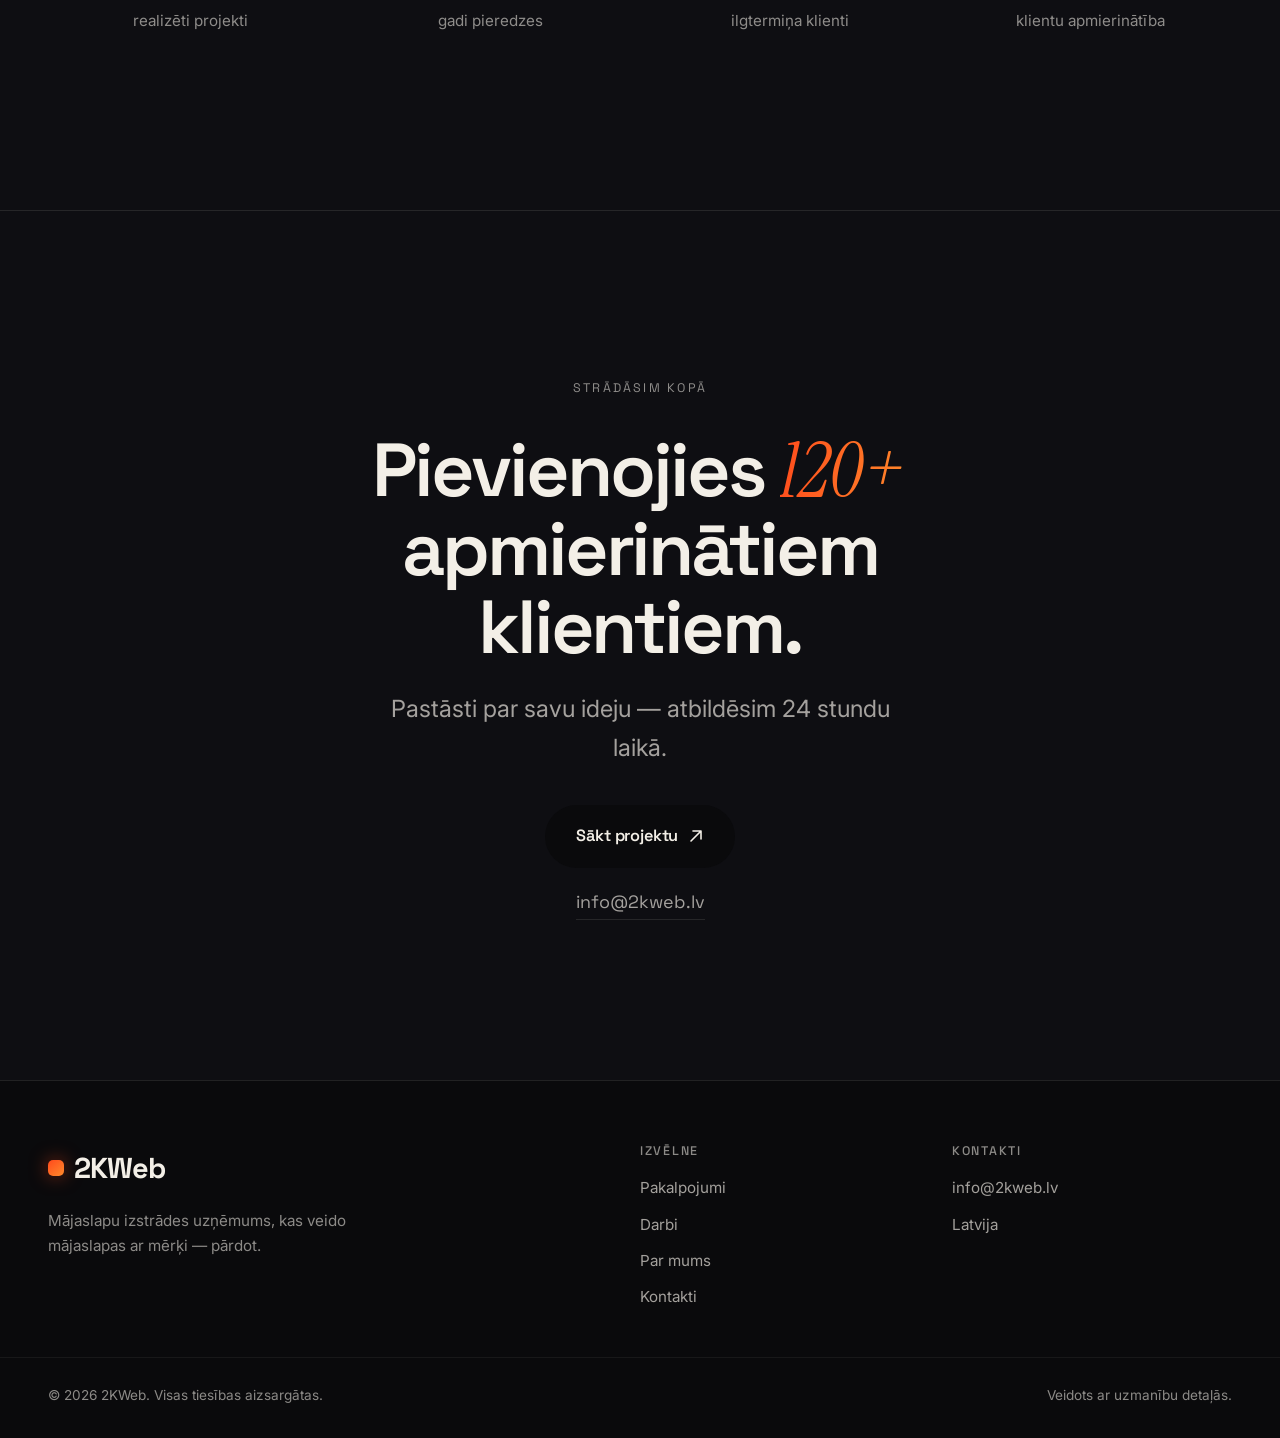
<file: par-mums.html>
<!DOCTYPE html>
<html lang="lv">
<head>
  <meta charset="UTF-8" />
  <meta name="viewport" content="width=device-width, initial-scale=1.0" />
  <meta name="theme-color" content="#0a0a0b" />
  <link rel="icon" href="data:image/svg+xml,%3Csvg xmlns='http://www.w3.org/2000/svg' viewBox='0 0 32 32'%3E%3Crect width='32' height='32' rx='8' fill='%23ff4a1c'/%3E%3Crect x='9' y='8' width='14' height='3' rx='1.5' fill='%231a0a04'/%3E%3Crect x='9' y='14.5' width='10' height='3' rx='1.5' fill='%231a0a04'/%3E%3C/svg%3E" />
  <title>Mājaslapu izstrādes uzņēmums Latvijā | Par mums — 2KWeb</title>
  <meta name="description" content="2KWeb — viena no labākajām mājaslapu izstrādes studijām Latvijā ar 9 gadu pieredzi un 120+ projektiem. Iepazīsti komandu, kas veido mājaslapas ar rezultātu." />
  <meta name="robots" content="index, follow" />
  <link rel="canonical" href="https://www.2kweb.lv/par-mums.html" />
  <meta property="og:type" content="website" />
  <meta property="og:locale" content="lv_LV" />
  <meta property="og:site_name" content="2KWeb" />
  <meta property="og:url" content="https://www.2kweb.lv/par-mums.html" />
  <meta property="og:title" content="Mājaslapu izstrādes uzņēmums Latvijā — 2KWeb" />
  <meta property="og:description" content="9 gadu pieredze, 120+ projekti un 98% klientu apmierinātība. Iepazīsti 2KWeb — vienu no labākajām web izstrādes komandām Latvijā." />
  <meta property="og:image" content="https://www.2kweb.lv/assets/img/forma-og.jpg" />
  <meta property="og:image:width" content="1200" />
  <meta property="og:image:height" content="630" />
  <meta property="og:image:alt" content="2KWeb — mājaslapu izstrādes komanda Latvijā" />
  <meta name="twitter:card" content="summary_large_image" />
  <meta name="twitter:title" content="Mājaslapu izstrādes uzņēmums Latvijā — 2KWeb" />
  <meta name="twitter:description" content="9 gadu pieredze, 120+ projekti, 98% apmierinātība. Web izstrādes komanda visā Latvijā." />
  <meta name="twitter:image" content="https://www.2kweb.lv/assets/img/forma-og.jpg" />
  <meta name="twitter:image:alt" content="2KWeb — mājaslapu izstrādes komanda Latvijā" />
  <script>document.documentElement.classList.add('js');document.documentElement.classList.add('pt-entering');</script>
  <link rel="preconnect" href="https://fonts.googleapis.com" />
  <link rel="preconnect" href="https://fonts.gstatic.com" crossorigin />
  <link href="https://fonts.googleapis.com/css2?family=Space+Grotesk:wght@400;500;600;700&family=Inter:wght@400;500;600&family=Instrument+Serif:ital@0;1&display=swap" rel="stylesheet" />
  <link rel="stylesheet" href="assets/css/styles.css?v=2" />

  <script type="application/ld+json">
  { "@context": "https://schema.org", "@graph": [
    {"@type":"Organization","@id":"https://www.2kweb.lv/#organization","name":"2KWeb","alternateName":"2KWeb mājaslapu izstrāde","url":"https://www.2kweb.lv/","logo":{"@type":"ImageObject","@id":"https://www.2kweb.lv/#logo","url":"https://www.2kweb.lv/assets/img/forma-logo.png","caption":"2KWeb","width":512,"height":512},"image":"https://www.2kweb.lv/assets/img/forma-og.jpg","description":"2KWeb ir prēmiumklases mājaslapu izstrādes studija ar 9 gadu pieredzi, kas strādā visā Latvijā. Veidojam mājaslapas un interneta veikalus, kas piesaista klientus un palielina pārdošanu.","foundingDate":"2017","email":"info@2kweb.lv","numberOfEmployees":{"@type":"QuantitativeValue","value":"4"},"areaServed":{"@type":"Country","name":"Latvija"},"address":{"@type":"PostalAddress","addressCountry":"LV"},"knowsAbout":["Mājaslapu izstrāde","Interneta veikali","UI/UX dizains","Zīmolvedība","SEO","Google Ads"]},
    {"@type":"ProfessionalService","@id":"https://www.2kweb.lv/#business","name":"2KWeb","url":"https://www.2kweb.lv/","image":"https://www.2kweb.lv/assets/img/forma-og.jpg","logo":"https://www.2kweb.lv/assets/img/forma-logo.png","description":"Viena no labākajām mājaslapu izstrādes studijām Latvijā ar deviņu gadu pieredzi mājaslapu izstrādē.","email":"info@2kweb.lv","priceRange":"€€","parentOrganization":{"@id":"https://www.2kweb.lv/#organization"},"address":{"@type":"PostalAddress","addressCountry":"LV"},"areaServed":{"@type":"Country","name":"Latvija"},"aggregateRating":{"@type":"AggregateRating","ratingValue":"4.9","reviewCount":"38","bestRating":"5","worstRating":"1"}},
    {"@type":"WebSite","@id":"https://www.2kweb.lv/#website","url":"https://www.2kweb.lv/","name":"2KWeb","description":"Mājaslapu izstrādes studija, kas strādā visā Latvijā: mājaslapu un interneta veikalu izstrāde.","inLanguage":"lv","publisher":{"@id":"https://www.2kweb.lv/#organization"}},
    {"@type":"BreadcrumbList","itemListElement":[{"@type":"ListItem","position":1,"name":"Sākums","item":"https://www.2kweb.lv/"},{"@type":"ListItem","position":2,"name":"Par mums","item":"https://www.2kweb.lv/par-mums.html"}]},
    {"@type":"AboutPage","@id":"https://www.2kweb.lv/par-mums.html#webpage","url":"https://www.2kweb.lv/par-mums.html","name":"Mājaslapu izstrādes uzņēmums Latvijā | Par mums — 2KWeb","description":"2KWeb ir viena no labākajām mājaslapu izstrādes studijām Latvijā ar 9 gadu pieredzi, 120+ realizētiem projektiem un pieredzējušu web izstrādes komandu, kas veido mājaslapas ar mērāmu rezultātu.","inLanguage":"lv","isPartOf":{"@id":"https://www.2kweb.lv/#website"},"about":{"@id":"https://www.2kweb.lv/#organization"}}
  ]}
  </script>
</head>
<body>
  <a class="skip-link" href="#main">Pāriet uz saturu</a>
  <div class="page-transition" data-state="idle" aria-hidden="true"><span class="pt-brand">2KWeb</span></div>
  <div class="grain" aria-hidden="true"></div>
  <div class="cursor" aria-hidden="true"><div class="cursor__dot"></div><div class="cursor__ring"></div></div>

  <header class="header" id="header">
    <div class="container header__inner">
      <a href="index.html" class="brand" data-cursor aria-label="2KWeb — sākums"><span class="brand__mark" aria-hidden="true"></span><span class="brand__name">2KWeb</span></a>
      <nav class="nav" aria-label="Galvenā navigācija">
        <a href="index.html" class="nav__link" data-cursor>Sākums</a>
        <a href="pakalpojumi.html" class="nav__link" data-cursor>Pakalpojumi</a>
        <a href="darbi.html" class="nav__link" data-cursor>Darbi</a>
        <a href="par-mums.html" class="nav__link is-active" aria-current="page" data-cursor>Par mums</a>
        <a href="kontakti.html" class="nav__link" data-cursor>Kontakti</a>
      </nav>
      <a href="kontakti.html" class="btn btn--sm header__cta" data-modal-open="quote" data-magnetic data-cursor><span>Sākt projektu</span><svg viewBox="0 0 16 16" aria-hidden="true" width="14" height="14"><path d="M3 13L13 3M13 3H5M13 3V11" stroke="currentColor" stroke-width="1.6" fill="none" stroke-linecap="round" stroke-linejoin="round"/></svg></a>
      <button class="burger" id="burger" aria-label="Atvērt izvēlni" aria-expanded="false" aria-controls="mobileMenu"><span></span><span></span></button>
    </div>
  </header>

  <div class="mobile-menu" id="mobileMenu" aria-hidden="true">
    <nav class="mobile-menu__nav" aria-label="Mobilā navigācija">
      <a href="index.html"><span class="mobile-menu__num">01</span> Sākums</a>
      <a href="pakalpojumi.html"><span class="mobile-menu__num">02</span> Pakalpojumi</a>
      <a href="darbi.html"><span class="mobile-menu__num">03</span> Darbi</a>
      <a href="par-mums.html"><span class="mobile-menu__num">04</span> Par mums</a>
      <a href="kontakti.html"><span class="mobile-menu__num">05</span> Kontakti</a>
    </nav>
    <div class="mobile-menu__foot"><a href="mailto:info@2kweb.lv">info@2kweb.lv</a><span>Latvija</span></div>
  </div>

  <main id="main">
    <section class="page-hero" aria-labelledby="ph-title">
      <div class="page-hero__bg" aria-hidden="true"><div class="blob blob--1"></div></div>
      <div class="container page-hero__inner">
        <p class="page-hero__crumbs"><a href="index.html" data-cursor>Sākums</a> / Par mums</p>
        <h1 class="page-hero__title" id="ph-title"><span data-scramble>Mājaslapu izstrādes uzņēmums Latvijā ar 9 gadu pieredzi</span></h1>
        <p class="page-hero__lead reveal" data-reveal>2KWeb ir viena no vadošajām mājaslapu izstrādes studijām Latvijā. Kopš 2017. gada veidojam mājaslapas un interneta veikalus, kas ne tikai izskatās lieliski, bet arī pelna naudu.</p>
      </div>
    </section>

    <section class="section" aria-label="Mūsu stāsts">
      <div class="container about-lead">
        <p class="reveal" data-reveal>Kopš 2017. gada esam palīdzējuši vairāk nekā 120 uzņēmumiem izveidot spēcīgu klātbūtni internetā. Mēs ticam, ka laba mājaslapa ir ne tikai vizītkarte, bet jūsu labākais pārdevējs, kas strādā 24/7.</p>
        <p class="reveal" data-reveal data-delay="1">Mūsu pieeja ir vienkārša: vispirms saprotam jūsu biznesu un mērķus, tikai tad ķeramies pie dizaina. Katrs pikselis, katrs vārds un katra animācija kalpo vienam mērķim — pārvērst apmeklētājus klientos. Bez liekas birokrātijas, ar skaidru komunikāciju un termiņiem, kuriem var uzticēties.</p>
      </div>
    </section>

    <section class="section" aria-labelledby="values-title">
      <div class="container">
        <header class="section__head">
          <p class="section__eyebrow reveal" data-reveal><span>(01)</span> Vērtības</p>
          <h2 class="section__title reveal" data-reveal data-delay="1" id="values-title">Kas mūs <em class="accent-serif">virza</em>.</h2>
        </header>
        <div class="values__grid">
          <article class="value" data-reveal data-cursor>
            <div class="value__icon" aria-hidden="true"><svg viewBox="0 0 24 24" width="24" height="24" fill="none" stroke="currentColor" stroke-width="1.5" stroke-linecap="round" stroke-linejoin="round"><path d="M3 17l6-6 4 4 8-8"/><path d="M21 7v5h-5"/></svg></div>
            <h3>Rezultāts, ne tikai skaistums</h3>
            <p>Skaists dizains ir pašsaprotams. Mēs mērām panākumus pēc jūsu pieprasījumiem un pārdošanas, ne tikai pēc izskata.</p>
          </article>
          <article class="value" data-reveal data-delay="1" data-cursor>
            <div class="value__icon" aria-hidden="true"><svg viewBox="0 0 24 24" width="24" height="24" fill="none" stroke="currentColor" stroke-width="1.5" stroke-linecap="round" stroke-linejoin="round"><circle cx="12" cy="12" r="9"/><path d="M12 7v5l3 3"/></svg></div>
            <h3>Caurspīdība</h3>
            <p>Skaidras cenas, skaidri termiņi, skaidra komunikācija. Jūs vienmēr zināt, kas notiek ar jūsu projektu.</p>
          </article>
          <article class="value" data-reveal data-delay="2" data-cursor>
            <div class="value__icon" aria-hidden="true"><svg viewBox="0 0 24 24" width="24" height="24" fill="none" stroke="currentColor" stroke-width="1.5" stroke-linecap="round" stroke-linejoin="round"><path d="M12 3l2.3 4.7 5.2.8-3.7 3.6.9 5.1L12 14.8 7.3 17.2l.9-5.1L4.5 8.5l5.2-.8z"/></svg></div>
            <h3>Uzmanība detaļās</h3>
            <p>Ātrums, pieejamība, mikro-animācijas. Tieši detaļas atšķir labu mājaslapu no izcilas.</p>
          </article>
        </div>
      </div>
    </section>

    <section class="section" aria-labelledby="team-title">
      <div class="container">
        <header class="section__head">
          <p class="section__eyebrow reveal" data-reveal><span>(02)</span> Komanda</p>
          <h2 class="section__title reveal" data-reveal data-delay="1" id="team-title">Cilvēki aiz <em class="accent-serif">2KWeb</em>.</h2>
        </header>
        <div class="team__grid">
          <article class="member" data-reveal data-cursor>
            <div class="member__photo art art--1" aria-hidden="true"></div>
            <div class="member__info"><h3>Kārlis Vītols</h3><p>Dibinātājs & stratēģis</p></div>
          </article>
          <article class="member" data-reveal data-delay="1" data-cursor>
            <div class="member__photo art art--2" aria-hidden="true"></div>
            <div class="member__info"><h3>Elīna Kalniņa</h3><p>Dizaina vadītāja</p></div>
          </article>
          <article class="member" data-reveal data-delay="2" data-cursor>
            <div class="member__photo art art--3" aria-hidden="true"></div>
            <div class="member__info"><h3>Roberts Zariņš</h3><p>Izstrādes vadītājs</p></div>
          </article>
          <article class="member" data-reveal data-delay="3" data-cursor>
            <div class="member__photo art art--4" aria-hidden="true"></div>
            <div class="member__info"><h3>Līga Ozoliņa</h3><p>SEO & mārketings</p></div>
          </article>
        </div>
      </div>
    </section>

    <section class="section stats" aria-labelledby="stats-title">
      <div class="container">
        <h2 class="sr-only" id="stats-title">Skaitļi</h2>
        <div class="stats__grid">
          <div class="stat" data-reveal><strong data-count="120" data-suffix="+">120+</strong><span>realizēti projekti</span></div>
          <div class="stat" data-reveal data-delay="1"><strong data-count="9" data-suffix="">9</strong><span>gadi pieredzes</span></div>
          <div class="stat" data-reveal data-delay="2"><strong data-count="38" data-suffix="">38</strong><span>ilgtermiņa klienti</span></div>
          <div class="stat" data-reveal data-delay="3"><strong data-count="98" data-suffix="%">98%</strong><span>klientu apmierinātība</span></div>
        </div>
      </div>
    </section>

    <section class="section cta" aria-labelledby="cta-title">
      <div class="container cta__inner">
        <p class="section__eyebrow reveal" data-reveal>Strādāsim kopā</p>
        <h2 class="cta__title reveal" data-reveal data-delay="1" id="cta-title">Pievienojies <em class="accent-serif">120+</em> apmierinātiem klientiem.</h2>
        <p class="cta__lead reveal" data-reveal data-delay="2">Pastāsti par savu ideju — atbildēsim 24 stundu laikā.</p>
        <div class="cta__actions reveal" data-reveal data-delay="3">
          <a href="kontakti.html" class="btn btn--lg btn--invert" data-modal-open="quote" data-magnetic data-cursor><span>Sākt projektu</span><svg viewBox="0 0 16 16" aria-hidden="true" width="16" height="16"><path d="M3 13L13 3M13 3H5M13 3V11" stroke="currentColor" stroke-width="1.6" fill="none" stroke-linecap="round" stroke-linejoin="round"/></svg></a>
          <a href="mailto:info@2kweb.lv" class="cta__mail" data-cursor>info@2kweb.lv</a>
        </div>
      </div>
    </section>
  </main>

  <footer class="footer">
    <div class="container footer__inner">
      <div class="footer__brand"><a href="index.html" class="brand brand--lg" data-cursor><span class="brand__mark" aria-hidden="true"></span><span class="brand__name">2KWeb</span></a><p>Mājaslapu izstrādes uzņēmums, kas veido mājaslapas ar mērķi — pārdot.</p></div>
      <nav class="footer__col" aria-label="Kājenes navigācija"><h4>Izvēlne</h4><a href="pakalpojumi.html" data-cursor>Pakalpojumi</a><a href="darbi.html" data-cursor>Darbi</a><a href="par-mums.html" data-cursor>Par mums</a><a href="kontakti.html" data-cursor>Kontakti</a></nav>
      <div class="footer__col"><h4>Kontakti</h4><a href="mailto:info@2kweb.lv" data-cursor>info@2kweb.lv</a><span>Latvija</span></div>
    </div>
    <div class="container footer__bottom"><span>© <span id="year">2026</span> 2KWeb. Visas tiesības aizsargātas.</span><span>Veidots ar uzmanību detaļās.</span></div>
  </footer>

  <dialog class="modal" id="quoteModal" aria-labelledby="qm-title">
    <div class="modal__panel">
      <button class="modal__close" data-modal-close aria-label="Aizvērt"><svg viewBox="0 0 24 24" width="20" height="20" fill="none" stroke="currentColor" stroke-width="1.8" stroke-linecap="round"><path d="M6 6l12 12M18 6L6 18"/></svg></button>
      <p class="modal__eyebrow">Sākt projektu</p>
      <h2 class="modal__title" id="qm-title">Pastāsti par savu ideju</h2>
      <p class="modal__meta">Aizpildi formu un atbildēsim 24 stundu laikā.</p>
      <form class="form" data-success="quoteSuccess" novalidate>
        <div class="form__row">
          <div class="field"><label for="qm-name">Vārds *</label><input id="qm-name" name="name" type="text" required placeholder="Jūsu vārds" autocomplete="name" /></div>
          <div class="field"><label for="qm-email">E-pasts *</label><input id="qm-email" name="email" type="email" required placeholder="jūs@piemērs.lv" autocomplete="email" /></div>
        </div>
        <div class="field"><label for="qm-budget">Aptuvenais budžets</label><select id="qm-budget" name="budget"><option value="">Izvēlies...</option><option>€1500 – €3000</option><option>€3000 – €5000</option><option>€5000 – €10 000</option><option>€10 000+</option><option>Vēl nezinu</option></select></div>
        <div class="field"><label for="qm-msg">Par projektu *</label><textarea id="qm-msg" name="message" required placeholder="Pastāsti īsi, ko vēlies izveidot..."></textarea></div>
        <button type="submit" class="btn btn--block" data-cursor><span>Nosūtīt pieteikumu</span></button>
        <p class="form__note">Nospiežot “Nosūtīt”, piekrīti, ka sazināmies par tavu projektu.</p>
      </form>
      <div class="form__success" id="quoteSuccess">
        <div class="form__success-icon"><svg viewBox="0 0 24 24" width="30" height="30" fill="none" stroke="currentColor" stroke-width="2" stroke-linecap="round" stroke-linejoin="round"><path d="M5 13l4 4L19 7"/></svg></div>
        <h3>Paldies!</h3><p>Tavs pieteikums ir saņemts. Sazināsimies ar tevi 24 stundu laikā.</p>
      </div>
    </div>
  </dialog>

  <script src="assets/js/main.js?v=4" defer></script>
</body>
</html>
</file>
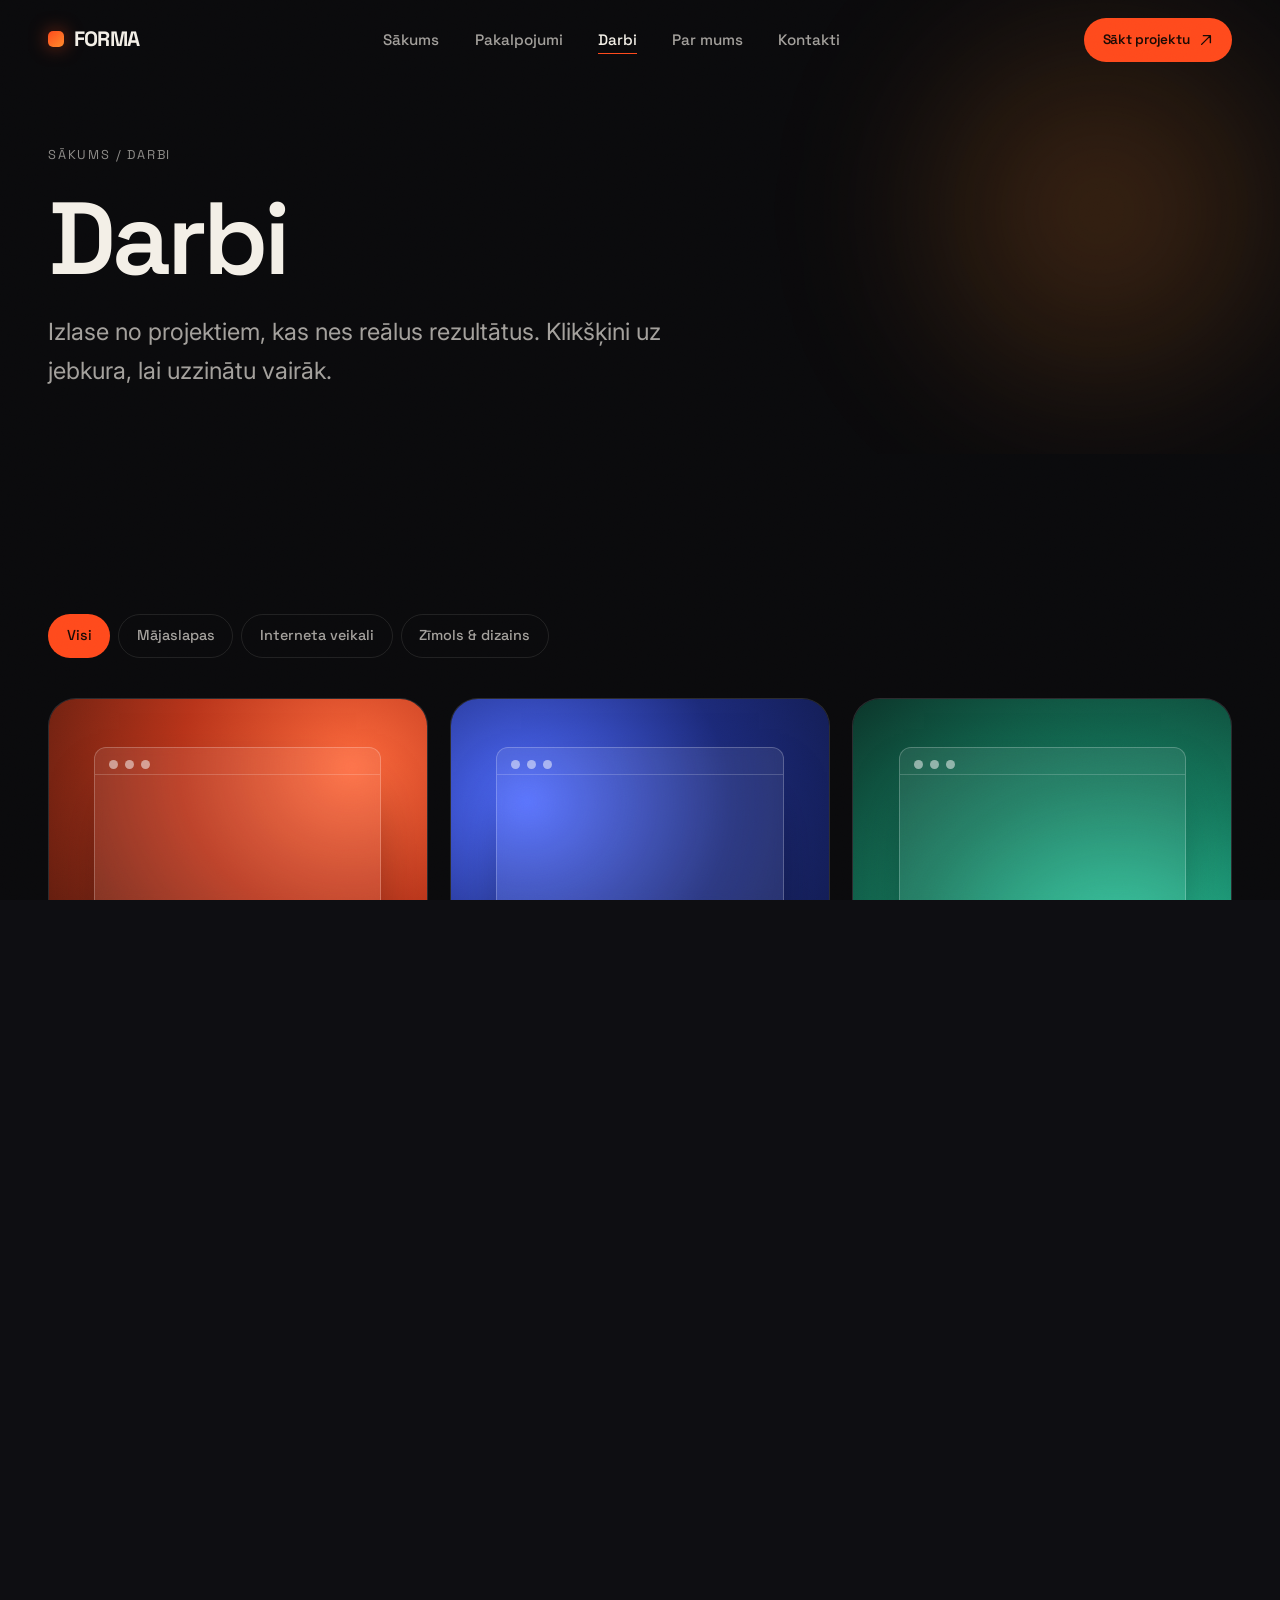
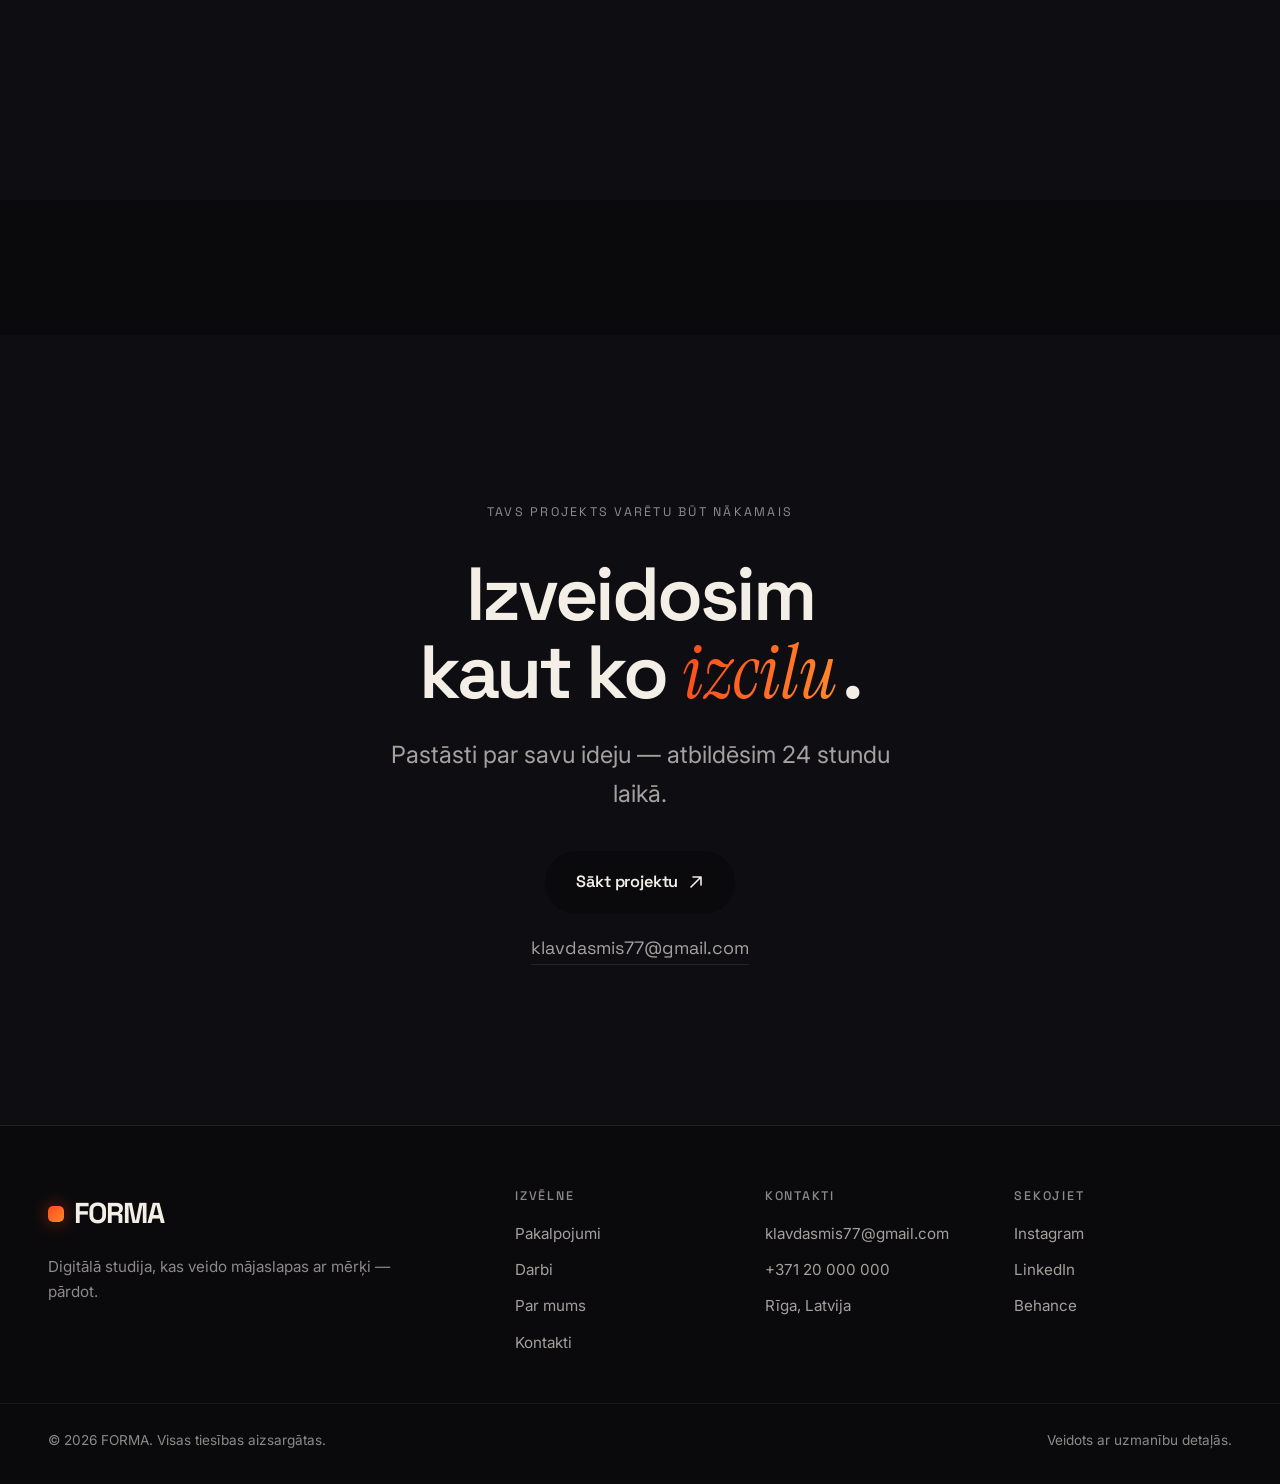
<file: backup-v1-molten/darbi.html>
<!DOCTYPE html>
<html lang="lv">
<head>
  <meta charset="UTF-8" />
  <meta name="viewport" content="width=device-width, initial-scale=1.0" />
  <meta name="theme-color" content="#0a0a0b" />
  <link rel="icon" href="data:image/svg+xml,%3Csvg xmlns='http://www.w3.org/2000/svg' viewBox='0 0 32 32'%3E%3Crect width='32' height='32' rx='8' fill='%23ff4a1c'/%3E%3Crect x='9' y='8' width='14' height='3' rx='1.5' fill='%231a0a04'/%3E%3Crect x='9' y='14.5' width='10' height='3' rx='1.5' fill='%231a0a04'/%3E%3C/svg%3E" />
  <title>Darbi — FORMA digitālā studija</title>
  <meta name="description" content="FORMA portfolio — mājaslapas, interneta veikali un zīmoli, kas nes rezultātus. Apskati mūsu jaunākos projektus." />
  <script>document.documentElement.classList.add('js');document.documentElement.classList.add('pt-entering');</script>
  <link rel="preconnect" href="https://fonts.googleapis.com" />
  <link rel="preconnect" href="https://fonts.gstatic.com" crossorigin />
  <link href="https://fonts.googleapis.com/css2?family=Space+Grotesk:wght@400;500;600;700&family=Inter:wght@400;500;600&family=Instrument+Serif:ital@0;1&display=swap" rel="stylesheet" />
  <link rel="stylesheet" href="assets/css/styles.css" />
</head>
<body>
  <a class="skip-link" href="#main">Pāriet uz saturu</a>
  <div class="page-transition" data-state="idle" aria-hidden="true"><span class="pt-brand">FORMA</span></div>
  <div class="grain" aria-hidden="true"></div>
  <div class="cursor" aria-hidden="true"><div class="cursor__dot"></div><div class="cursor__ring"></div></div>

  <header class="header" id="header">
    <div class="container header__inner">
      <a href="index.html" class="brand" data-cursor aria-label="FORMA — sākums"><span class="brand__mark" aria-hidden="true"></span><span class="brand__name">FORMA</span></a>
      <nav class="nav" aria-label="Galvenā navigācija">
        <a href="index.html" class="nav__link" data-cursor>Sākums</a>
        <a href="pakalpojumi.html" class="nav__link" data-cursor>Pakalpojumi</a>
        <a href="darbi.html" class="nav__link is-active" aria-current="page" data-cursor>Darbi</a>
        <a href="par-mums.html" class="nav__link" data-cursor>Par mums</a>
        <a href="kontakti.html" class="nav__link" data-cursor>Kontakti</a>
      </nav>
      <a href="kontakti.html" class="btn btn--sm header__cta" data-modal-open="quote" data-magnetic data-cursor><span>Sākt projektu</span><svg viewBox="0 0 16 16" aria-hidden="true" width="14" height="14"><path d="M3 13L13 3M13 3H5M13 3V11" stroke="currentColor" stroke-width="1.6" fill="none" stroke-linecap="round" stroke-linejoin="round"/></svg></a>
      <button class="burger" id="burger" aria-label="Atvērt izvēlni" aria-expanded="false" aria-controls="mobileMenu"><span></span><span></span></button>
    </div>
  </header>

  <div class="mobile-menu" id="mobileMenu" aria-hidden="true">
    <nav class="mobile-menu__nav" aria-label="Mobilā navigācija">
      <a href="index.html"><span class="mobile-menu__num">01</span> Sākums</a>
      <a href="pakalpojumi.html"><span class="mobile-menu__num">02</span> Pakalpojumi</a>
      <a href="darbi.html"><span class="mobile-menu__num">03</span> Darbi</a>
      <a href="par-mums.html"><span class="mobile-menu__num">04</span> Par mums</a>
      <a href="kontakti.html"><span class="mobile-menu__num">05</span> Kontakti</a>
    </nav>
    <div class="mobile-menu__foot"><a href="mailto:klavdasmis77@gmail.com">klavdasmis77@gmail.com</a><span>Rīga, Latvija</span></div>
  </div>

  <main id="main">
    <section class="page-hero" aria-labelledby="ph-title">
      <div class="page-hero__bg" aria-hidden="true"><div class="blob blob--2" style="top:-10%;right:-6%;left:auto"></div></div>
      <div class="container page-hero__inner">
        <p class="page-hero__crumbs"><a href="index.html" data-cursor>Sākums</a> / Darbi</p>
        <h1 class="page-hero__title"><span data-scramble>Darbi</span></h1>
        <p class="page-hero__lead reveal" data-reveal>Izlase no projektiem, kas nes reālus rezultātus. Klikšķini uz jebkura, lai uzzinātu vairāk.</p>
      </div>
    </section>

    <section class="section" aria-label="Projektu galerija">
      <div class="container">
        <div class="filter reveal" data-reveal role="group" aria-label="Filtrēt projektus">
          <button data-filter="all" class="is-active" data-cursor>Visi</button>
          <button data-filter="web" data-cursor>Mājaslapas</button>
          <button data-filter="shop" data-cursor>Interneta veikali</button>
          <button data-filter="brand" data-cursor>Zīmols & dizains</button>
        </div>

        <div class="work__grid work__grid--all">
          <article class="work-card" data-category="shop" data-reveal data-cursor>
            <div class="work-card__media art art--1" aria-hidden="true"><div class="art__window"><span></span><span></span><span></span></div></div>
            <div class="work-card__meta"><h3>Nordwood</h3><p>Interneta veikals · Mēbeles</p><span class="work-card__year">2025</span></div>
            <span class="work-card__cta" aria-hidden="true">Skatīt</span>
            <button class="work-card__hit" data-modal-open="project" aria-label="Skatīt projektu: Nordwood" data-title="Nordwood" data-meta="Interneta veikals · Mēbeles · 2025" data-art="art--1" data-tags="WooCommerce, UX, SEO" data-desc="Premium mēbeļu interneta veikals ar produktu konfiguratoru. Konversija +38%, pieprasījumi +140% pirmajos 3 mēnešos."></button>
          </article>
          <article class="work-card" data-category="web" data-reveal data-delay="1" data-cursor>
            <div class="work-card__media art art--2" aria-hidden="true"><div class="art__window"><span></span><span></span><span></span></div></div>
            <div class="work-card__meta"><h3>Lumen Clinic</h3><p>Mājaslapa · Veselība</p><span class="work-card__year">2025</span></div>
            <span class="work-card__cta" aria-hidden="true">Skatīt</span>
            <button class="work-card__hit" data-modal-open="project" aria-label="Skatīt projektu: Lumen Clinic" data-title="Lumen Clinic" data-meta="Mājaslapa · Veselība · 2025" data-art="art--2" data-tags="WordPress, Online pieraksts, WCAG AA" data-desc="Klīnikas mājaslapa ar tiešsaistes pierakstu un skaidru pakalpojumu struktūru. Pilna WCAG AA pieejamība."></button>
          </article>
          <article class="work-card" data-category="brand" data-reveal data-delay="2" data-cursor>
            <div class="work-card__media art art--3" aria-hidden="true"><div class="art__window"><span></span><span></span><span></span></div></div>
            <div class="work-card__meta"><h3>Vēja Parks</h3><p>Zīmols & web · Enerģētika</p><span class="work-card__year">2024</span></div>
            <span class="work-card__cta" aria-hidden="true">Skatīt</span>
            <button class="work-card__hit" data-modal-open="project" aria-label="Skatīt projektu: Vēja Parks" data-title="Vēja Parks" data-meta="Zīmols & web · Enerģētika · 2024" data-art="art--3" data-tags="Zīmolvedība, Logo, Web" data-desc="Pilna zīmola identitāte atjaunojamās enerģijas uzņēmumam — no logo līdz korporatīvajai mājaslapai."></button>
          </article>
          <article class="work-card" data-category="web" data-reveal data-cursor>
            <div class="work-card__media art art--4" aria-hidden="true"><div class="art__window"><span></span><span></span><span></span></div></div>
            <div class="work-card__meta"><h3>Atlas Finance</h3><p>SaaS landing · Fintech</p><span class="work-card__year">2024</span></div>
            <span class="work-card__cta" aria-hidden="true">Skatīt</span>
            <button class="work-card__hit" data-modal-open="project" aria-label="Skatīt projektu: Atlas Finance" data-title="Atlas Finance" data-meta="SaaS landing · Fintech · 2024" data-art="art--4" data-tags="Landing, Animācijas, A/B testi" data-desc="Augstas konversijas landing lapa fintech produktam. A/B testēšana palielināja reģistrācijas par 27%."></button>
          </article>
          <article class="work-card" data-category="brand" data-reveal data-delay="1" data-cursor>
            <div class="work-card__media art art--2" aria-hidden="true"><div class="art__window"><span></span><span></span><span></span></div></div>
            <div class="work-card__meta"><h3>Aurora Studio</h3><p>Zīmols & web · Fotogrāfija</p><span class="work-card__year">2024</span></div>
            <span class="work-card__cta" aria-hidden="true">Skatīt</span>
            <button class="work-card__hit" data-modal-open="project" aria-label="Skatīt projektu: Aurora Studio" data-title="Aurora Studio" data-meta="Zīmols & web · Fotogrāfija · 2024" data-art="art--2" data-tags="Identitāte, Portfolio, Web" data-desc="Minimālistisks portfolio un zīmols fotostudijai, kur galvenā loma ir attēliem un baltajai telpai."></button>
          </article>
          <article class="work-card" data-category="shop" data-reveal data-delay="2" data-cursor>
            <div class="work-card__media art art--1" aria-hidden="true"><div class="art__window"><span></span><span></span><span></span></div></div>
            <div class="work-card__meta"><h3>Baltic Coffee</h3><p>Interneta veikals · Pārtika</p><span class="work-card__year">2023</span></div>
            <span class="work-card__cta" aria-hidden="true">Skatīt</span>
            <button class="work-card__hit" data-modal-open="project" aria-label="Skatīt projektu: Baltic Coffee" data-title="Baltic Coffee" data-meta="Interneta veikals · Pārtika · 2023" data-art="art--1" data-tags="Shopify, Abonementi, Branding" data-desc="Kafijas zīmola veikals ar abonementu modeli un atkārtotiem pirkumiem. Atkārtoto klientu īpatsvars +52%."></button>
          </article>
          <article class="work-card" data-category="web" data-reveal data-cursor>
            <div class="work-card__media art art--3" aria-hidden="true"><div class="art__window"><span></span><span></span><span></span></div></div>
            <div class="work-card__meta"><h3>Mežs Apartments</h3><p>Mājaslapa · Nekustamais īpašums</p><span class="work-card__year">2023</span></div>
            <span class="work-card__cta" aria-hidden="true">Skatīt</span>
            <button class="work-card__hit" data-modal-open="project" aria-label="Skatīt projektu: Mežs Apartments" data-title="Mežs Apartments" data-meta="Mājaslapa · Nekustamais īpašums · 2023" data-art="art--3" data-tags="Web, 3D tūre, Pieteikumi" data-desc="Jaunbūves prezentācijas mājaslapa ar interaktīvu plānojumu un pieteikumu sistēmu. Pārdošana izsīka 4 mēnešos."></button>
          </article>
          <article class="work-card" data-category="web" data-reveal data-delay="1" data-cursor>
            <div class="work-card__media art art--4" aria-hidden="true"><div class="art__window"><span></span><span></span><span></span></div></div>
            <div class="work-card__meta"><h3>Pulse Fitness</h3><p>Mājaslapa · Sports</p><span class="work-card__year">2023</span></div>
            <span class="work-card__cta" aria-hidden="true">Skatīt</span>
            <button class="work-card__hit" data-modal-open="project" aria-label="Skatīt projektu: Pulse Fitness" data-title="Pulse Fitness" data-meta="Mājaslapa · Sports · 2023" data-art="art--4" data-tags="Web, Pieteikšanās, Kalendārs" data-desc="Sporta kluba mājaslapa ar nodarbību grafiku un tiešsaistes pieteikšanos. Jaunie klienti +63%."></button>
          </article>
        </div>
      </div>
    </section>

    <section class="section cta" aria-labelledby="cta-title">
      <div class="container cta__inner">
        <p class="section__eyebrow reveal" data-reveal>Tavs projekts varētu būt nākamais</p>
        <h2 class="cta__title reveal" data-reveal data-delay="1" id="cta-title">Izveidosim kaut ko <em class="accent-serif">izcilu</em>.</h2>
        <p class="cta__lead reveal" data-reveal data-delay="2">Pastāsti par savu ideju — atbildēsim 24 stundu laikā.</p>
        <div class="cta__actions reveal" data-reveal data-delay="3">
          <a href="kontakti.html" class="btn btn--lg btn--invert" data-modal-open="quote" data-magnetic data-cursor><span>Sākt projektu</span><svg viewBox="0 0 16 16" aria-hidden="true" width="16" height="16"><path d="M3 13L13 3M13 3H5M13 3V11" stroke="currentColor" stroke-width="1.6" fill="none" stroke-linecap="round" stroke-linejoin="round"/></svg></a>
          <a href="mailto:klavdasmis77@gmail.com" class="cta__mail" data-cursor>klavdasmis77@gmail.com</a>
        </div>
      </div>
    </section>
  </main>

  <footer class="footer">
    <div class="container footer__inner">
      <div class="footer__brand"><a href="index.html" class="brand brand--lg" data-cursor><span class="brand__mark" aria-hidden="true"></span><span class="brand__name">FORMA</span></a><p>Digitālā studija, kas veido mājaslapas ar mērķi — pārdot.</p></div>
      <nav class="footer__col" aria-label="Kājenes navigācija"><h4>Izvēlne</h4><a href="pakalpojumi.html" data-cursor>Pakalpojumi</a><a href="darbi.html" data-cursor>Darbi</a><a href="par-mums.html" data-cursor>Par mums</a><a href="kontakti.html" data-cursor>Kontakti</a></nav>
      <div class="footer__col"><h4>Kontakti</h4><a href="mailto:klavdasmis77@gmail.com" data-cursor>klavdasmis77@gmail.com</a><a href="tel:+37120000000" data-cursor>+371 20 000 000</a><span>Rīga, Latvija</span></div>
      <div class="footer__col"><h4>Sekojiet</h4><a href="#" data-cursor>Instagram</a><a href="#" data-cursor>LinkedIn</a><a href="#" data-cursor>Behance</a></div>
    </div>
    <div class="container footer__bottom"><span>© <span id="year">2026</span> FORMA. Visas tiesības aizsargātas.</span><span>Veidots ar uzmanību detaļās.</span></div>
  </footer>

  <dialog class="modal modal--wide" id="projectModal" aria-labelledby="pm-title">
    <div class="modal__panel">
      <button class="modal__close" data-modal-close aria-label="Aizvērt"><svg viewBox="0 0 24 24" width="20" height="20" fill="none" stroke="currentColor" stroke-width="1.8" stroke-linecap="round"><path d="M6 6l12 12M18 6L6 18"/></svg></button>
      <p class="modal__eyebrow">Projekts</p>
      <h2 class="modal__title" id="pm-title">Projekts</h2>
      <p class="modal__meta">—</p>
      <div class="modal__art art art--1"><div class="art__window"><span></span><span></span><span></span></div></div>
      <div class="modal__tags"></div>
      <div class="modal__body"><p>—</p></div>
      <a href="kontakti.html" class="btn" data-modal-open="quote" data-cursor><span>Sākt līdzīgu projektu</span></a>
    </div>
  </dialog>

  <dialog class="modal" id="quoteModal" aria-labelledby="qm-title">
    <div class="modal__panel">
      <button class="modal__close" data-modal-close aria-label="Aizvērt"><svg viewBox="0 0 24 24" width="20" height="20" fill="none" stroke="currentColor" stroke-width="1.8" stroke-linecap="round"><path d="M6 6l12 12M18 6L6 18"/></svg></button>
      <p class="modal__eyebrow">Sākt projektu</p>
      <h2 class="modal__title" id="qm-title">Pastāsti par savu ideju</h2>
      <p class="modal__meta">Aizpildi formu un atbildēsim 24 stundu laikā.</p>
      <form class="form" data-success="quoteSuccess" novalidate>
        <div class="form__row">
          <div class="field"><label for="qm-name">Vārds *</label><input id="qm-name" name="name" type="text" required placeholder="Jūsu vārds" autocomplete="name" /></div>
          <div class="field"><label for="qm-email">E-pasts *</label><input id="qm-email" name="email" type="email" required placeholder="jūs@piemērs.lv" autocomplete="email" /></div>
        </div>
        <div class="field"><label for="qm-budget">Aptuvenais budžets</label><select id="qm-budget" name="budget"><option value="">Izvēlies...</option><option>€1500 – €3000</option><option>€3000 – €5000</option><option>€5000+</option><option>Vēl nezinu</option></select></div>
        <div class="field"><label for="qm-msg">Par projektu *</label><textarea id="qm-msg" name="message" required placeholder="Pastāsti īsi, ko vēlies izveidot..."></textarea></div>
        <button type="submit" class="btn btn--block" data-cursor><span>Nosūtīt pieteikumu</span></button>
        <p class="form__note">Nospiežot “Nosūtīt”, piekrīti, ka sazināmies par tavu projektu.</p>
      </form>
      <div class="form__success" id="quoteSuccess">
        <div class="form__success-icon"><svg viewBox="0 0 24 24" width="30" height="30" fill="none" stroke="currentColor" stroke-width="2" stroke-linecap="round" stroke-linejoin="round"><path d="M5 13l4 4L19 7"/></svg></div>
        <h3>Paldies!</h3><p>Tavs pieteikums ir saņemts. Sazināsimies ar tevi 24 stundu laikā.</p>
      </div>
    </div>
  </dialog>

  <script src="assets/js/main.js" defer></script>
</body>
</html>
</file>
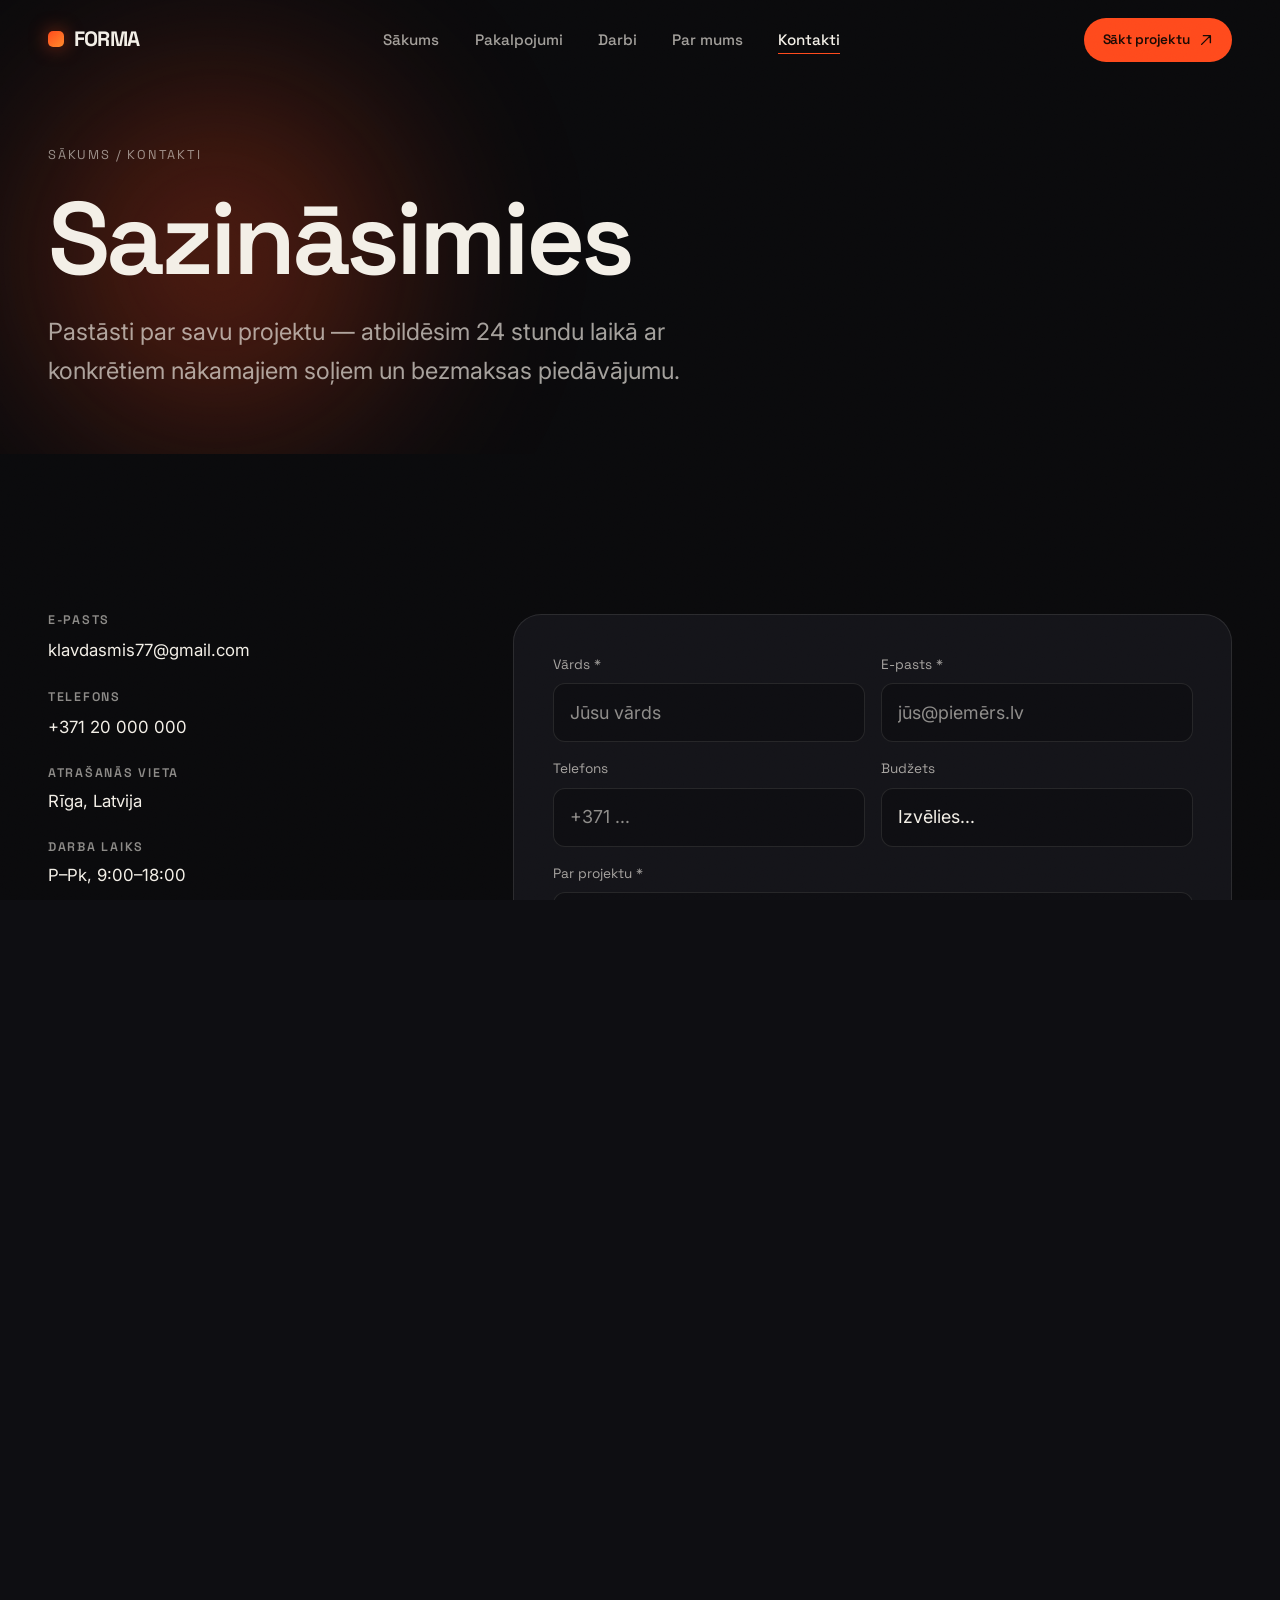
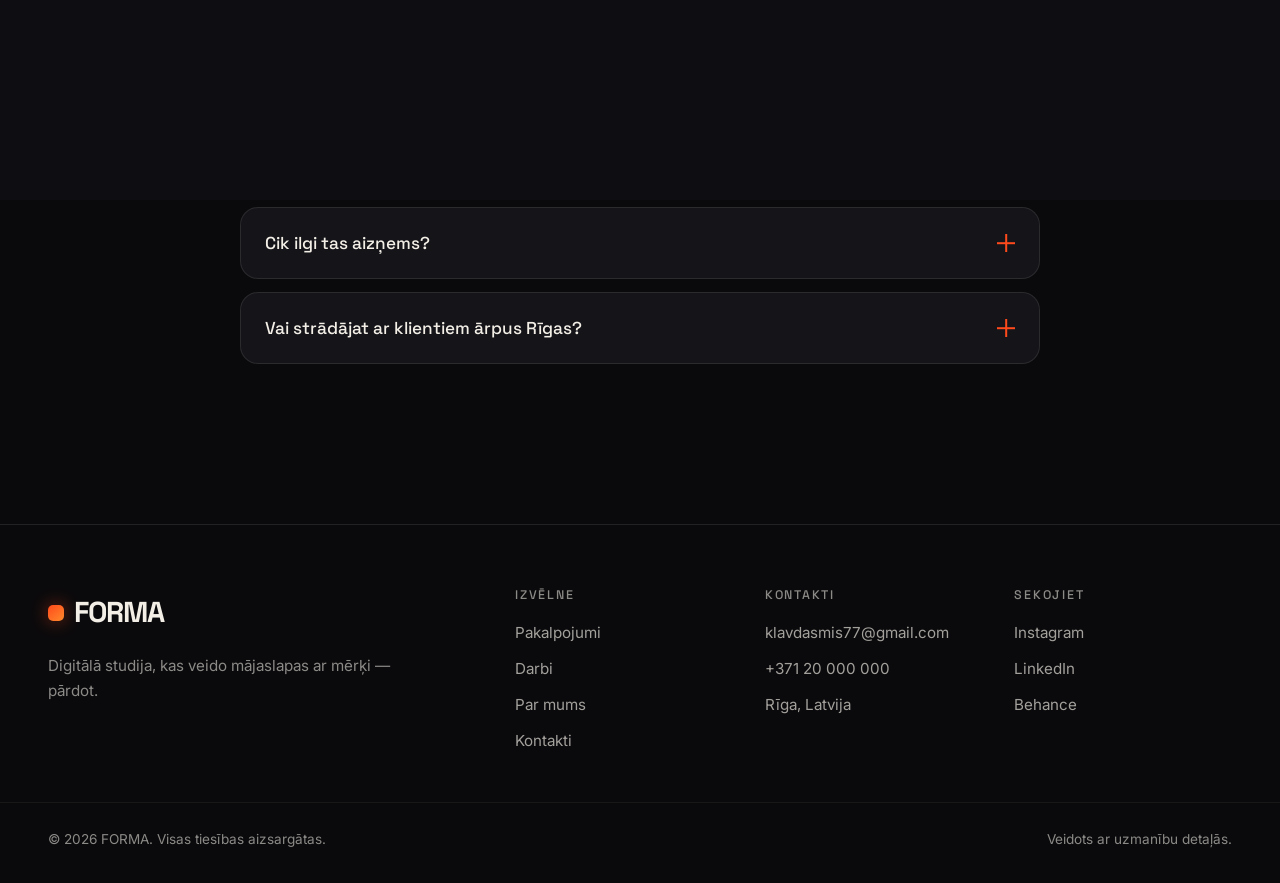
<file: backup-v1-molten/kontakti.html>
<!DOCTYPE html>
<html lang="lv">
<head>
  <meta charset="UTF-8" />
  <meta name="viewport" content="width=device-width, initial-scale=1.0" />
  <meta name="theme-color" content="#0a0a0b" />
  <link rel="icon" href="data:image/svg+xml,%3Csvg xmlns='http://www.w3.org/2000/svg' viewBox='0 0 32 32'%3E%3Crect width='32' height='32' rx='8' fill='%23ff4a1c'/%3E%3Crect x='9' y='8' width='14' height='3' rx='1.5' fill='%231a0a04'/%3E%3Crect x='9' y='14.5' width='10' height='3' rx='1.5' fill='%231a0a04'/%3E%3C/svg%3E" />
  <title>Kontakti — FORMA digitālā studija</title>
  <meta name="description" content="Sazinies ar FORMA. Pastāsti par savu projektu un saņem bezmaksas piedāvājumu 24 stundu laikā." />
  <script>document.documentElement.classList.add('js');document.documentElement.classList.add('pt-entering');</script>
  <link rel="preconnect" href="https://fonts.googleapis.com" />
  <link rel="preconnect" href="https://fonts.gstatic.com" crossorigin />
  <link href="https://fonts.googleapis.com/css2?family=Space+Grotesk:wght@400;500;600;700&family=Inter:wght@400;500;600&family=Instrument+Serif:ital@0;1&display=swap" rel="stylesheet" />
  <link rel="stylesheet" href="assets/css/styles.css" />
</head>
<body>
  <a class="skip-link" href="#main">Pāriet uz saturu</a>
  <div class="page-transition" data-state="idle" aria-hidden="true"><span class="pt-brand">FORMA</span></div>
  <div class="grain" aria-hidden="true"></div>
  <div class="cursor" aria-hidden="true"><div class="cursor__dot"></div><div class="cursor__ring"></div></div>

  <header class="header" id="header">
    <div class="container header__inner">
      <a href="index.html" class="brand" data-cursor aria-label="FORMA — sākums"><span class="brand__mark" aria-hidden="true"></span><span class="brand__name">FORMA</span></a>
      <nav class="nav" aria-label="Galvenā navigācija">
        <a href="index.html" class="nav__link" data-cursor>Sākums</a>
        <a href="pakalpojumi.html" class="nav__link" data-cursor>Pakalpojumi</a>
        <a href="darbi.html" class="nav__link" data-cursor>Darbi</a>
        <a href="par-mums.html" class="nav__link" data-cursor>Par mums</a>
        <a href="kontakti.html" class="nav__link is-active" aria-current="page" data-cursor>Kontakti</a>
      </nav>
      <a href="#contact-form" class="btn btn--sm header__cta" data-magnetic data-cursor><span>Sākt projektu</span><svg viewBox="0 0 16 16" aria-hidden="true" width="14" height="14"><path d="M3 13L13 3M13 3H5M13 3V11" stroke="currentColor" stroke-width="1.6" fill="none" stroke-linecap="round" stroke-linejoin="round"/></svg></a>
      <button class="burger" id="burger" aria-label="Atvērt izvēlni" aria-expanded="false" aria-controls="mobileMenu"><span></span><span></span></button>
    </div>
  </header>

  <div class="mobile-menu" id="mobileMenu" aria-hidden="true">
    <nav class="mobile-menu__nav" aria-label="Mobilā navigācija">
      <a href="index.html"><span class="mobile-menu__num">01</span> Sākums</a>
      <a href="pakalpojumi.html"><span class="mobile-menu__num">02</span> Pakalpojumi</a>
      <a href="darbi.html"><span class="mobile-menu__num">03</span> Darbi</a>
      <a href="par-mums.html"><span class="mobile-menu__num">04</span> Par mums</a>
      <a href="kontakti.html"><span class="mobile-menu__num">05</span> Kontakti</a>
    </nav>
    <div class="mobile-menu__foot"><a href="mailto:klavdasmis77@gmail.com">klavdasmis77@gmail.com</a><span>Rīga, Latvija</span></div>
  </div>

  <main id="main">
    <section class="page-hero" aria-labelledby="ph-title">
      <div class="page-hero__bg" aria-hidden="true"><div class="blob blob--1"></div></div>
      <div class="container page-hero__inner">
        <p class="page-hero__crumbs"><a href="index.html" data-cursor>Sākums</a> / Kontakti</p>
        <h1 class="page-hero__title"><span data-scramble>Sazināsimies</span></h1>
        <p class="page-hero__lead reveal" data-reveal>Pastāsti par savu projektu — atbildēsim 24 stundu laikā ar konkrētiem nākamajiem soļiem un bezmaksas piedāvājumu.</p>
      </div>
    </section>

    <section class="section" id="contact-form" aria-label="Kontaktu forma">
      <div class="container">
        <div class="contact__grid">
          <div class="contact__info">
            <div class="contact__info-item reveal" data-reveal>
              <h4>E-pasts</h4>
              <a href="mailto:klavdasmis77@gmail.com" data-cursor>klavdasmis77@gmail.com</a>
            </div>
            <div class="contact__info-item reveal" data-reveal data-delay="1">
              <h4>Telefons</h4>
              <a href="tel:+37120000000" data-cursor>+371 20 000 000</a>
            </div>
            <div class="contact__info-item reveal" data-reveal data-delay="2">
              <h4>Atrašanās vieta</h4>
              <p>Rīga, Latvija</p>
            </div>
            <div class="contact__info-item reveal" data-reveal data-delay="3">
              <h4>Darba laiks</h4>
              <p>P–Pk, 9:00–18:00</p>
            </div>
            <div class="contact__info-item reveal" data-reveal data-delay="4">
              <h4>Sekojiet</h4>
              <p><a href="#" data-cursor>Instagram</a> · <a href="#" data-cursor>LinkedIn</a> · <a href="#" data-cursor>Behance</a></p>
            </div>
          </div>

          <div class="contact__card reveal" data-reveal data-delay="1">
            <form class="form" data-success="contactSuccess" novalidate>
              <div class="form__row">
                <div class="field"><label for="c-name">Vārds *</label><input id="c-name" name="name" type="text" required placeholder="Jūsu vārds" autocomplete="name" /></div>
                <div class="field"><label for="c-email">E-pasts *</label><input id="c-email" name="email" type="email" required placeholder="jūs@piemērs.lv" autocomplete="email" /></div>
              </div>
              <div class="form__row">
                <div class="field"><label for="c-phone">Telefons</label><input id="c-phone" name="phone" type="tel" placeholder="+371 ..." autocomplete="tel" /></div>
                <div class="field"><label for="c-budget">Budžets</label><select id="c-budget" name="budget"><option value="">Izvēlies...</option><option>€1500 – €3000</option><option>€3000 – €5000</option><option>€5000+</option><option>Vēl nezinu</option></select></div>
              </div>
              <div class="field"><label for="c-msg">Par projektu *</label><textarea id="c-msg" name="message" required placeholder="Pastāsti, ko vēlies izveidot un kādi ir tavi mērķi..."></textarea></div>
              <button type="submit" class="btn btn--block btn--lg" data-cursor><span>Nosūtīt pieteikumu</span></button>
              <p class="form__note">Atbildēsim 24 stundu laikā. Tavi dati netiek nodoti trešajām pusēm.</p>
            </form>
            <div class="form__success" id="contactSuccess">
              <div class="form__success-icon"><svg viewBox="0 0 24 24" width="30" height="30" fill="none" stroke="currentColor" stroke-width="2" stroke-linecap="round" stroke-linejoin="round"><path d="M5 13l4 4L19 7"/></svg></div>
              <h3>Paldies par pieteikumu!</h3>
              <p>Esam to saņēmuši un sazināsimies ar tevi 24 stundu laikā. Pa to laiku vari apskatīt mūsu <a href="darbi.html" data-cursor>darbus</a>.</p>
            </div>
          </div>
        </div>
      </div>
    </section>

    <section class="section faq" aria-labelledby="faq-title">
      <div class="container faq__inner">
        <header class="section__head">
          <p class="section__eyebrow reveal" data-reveal><span>(02)</span> BUJ</p>
          <h2 class="section__title reveal" data-reveal data-delay="1" id="faq-title">Pirms raksti — <em class="accent-serif">varbūt</em> atbilde te.</h2>
        </header>
        <div class="faq__list">
          <details class="faq-item" data-reveal><summary data-cursor>Cik maksā mājaslapa?<span class="faq-item__icon" aria-hidden="true"></span></summary><div class="faq-item__body"><p>Landing lapa no €1500, biznesa mājaslapa no €3500, interneta veikals no €5000. Precīzu cenu sagatavojam pēc īsas sarunas par tavu projektu.</p></div></details>
          <details class="faq-item" data-reveal data-delay="1"><summary data-cursor>Cik ilgi tas aizņems?<span class="faq-item__icon" aria-hidden="true"></span></summary><div class="faq-item__body"><p>Atkarībā no apjoma — no 1–2 nedēļām (landing) līdz 3–6 nedēļām (pilna mājaslapa).</p></div></details>
          <details class="faq-item" data-reveal data-delay="2"><summary data-cursor>Vai strādājat ar klientiem ārpus Rīgas?<span class="faq-item__icon" aria-hidden="true"></span></summary><div class="faq-item__body"><p>Jā. Strādājam ar klientiem visā Latvijā un ārvalstīs — viss process notiek attālināti un ērti.</p></div></details>
        </div>
      </div>
    </section>
  </main>

  <footer class="footer">
    <div class="container footer__inner">
      <div class="footer__brand"><a href="index.html" class="brand brand--lg" data-cursor><span class="brand__mark" aria-hidden="true"></span><span class="brand__name">FORMA</span></a><p>Digitālā studija, kas veido mājaslapas ar mērķi — pārdot.</p></div>
      <nav class="footer__col" aria-label="Kājenes navigācija"><h4>Izvēlne</h4><a href="pakalpojumi.html" data-cursor>Pakalpojumi</a><a href="darbi.html" data-cursor>Darbi</a><a href="par-mums.html" data-cursor>Par mums</a><a href="kontakti.html" data-cursor>Kontakti</a></nav>
      <div class="footer__col"><h4>Kontakti</h4><a href="mailto:klavdasmis77@gmail.com" data-cursor>klavdasmis77@gmail.com</a><a href="tel:+37120000000" data-cursor>+371 20 000 000</a><span>Rīga, Latvija</span></div>
      <div class="footer__col"><h4>Sekojiet</h4><a href="#" data-cursor>Instagram</a><a href="#" data-cursor>LinkedIn</a><a href="#" data-cursor>Behance</a></div>
    </div>
    <div class="container footer__bottom"><span>© <span id="year">2026</span> FORMA. Visas tiesības aizsargātas.</span><span>Veidots ar uzmanību detaļās.</span></div>
  </footer>

  <script src="assets/js/main.js" defer></script>
</body>
</html>
</file>
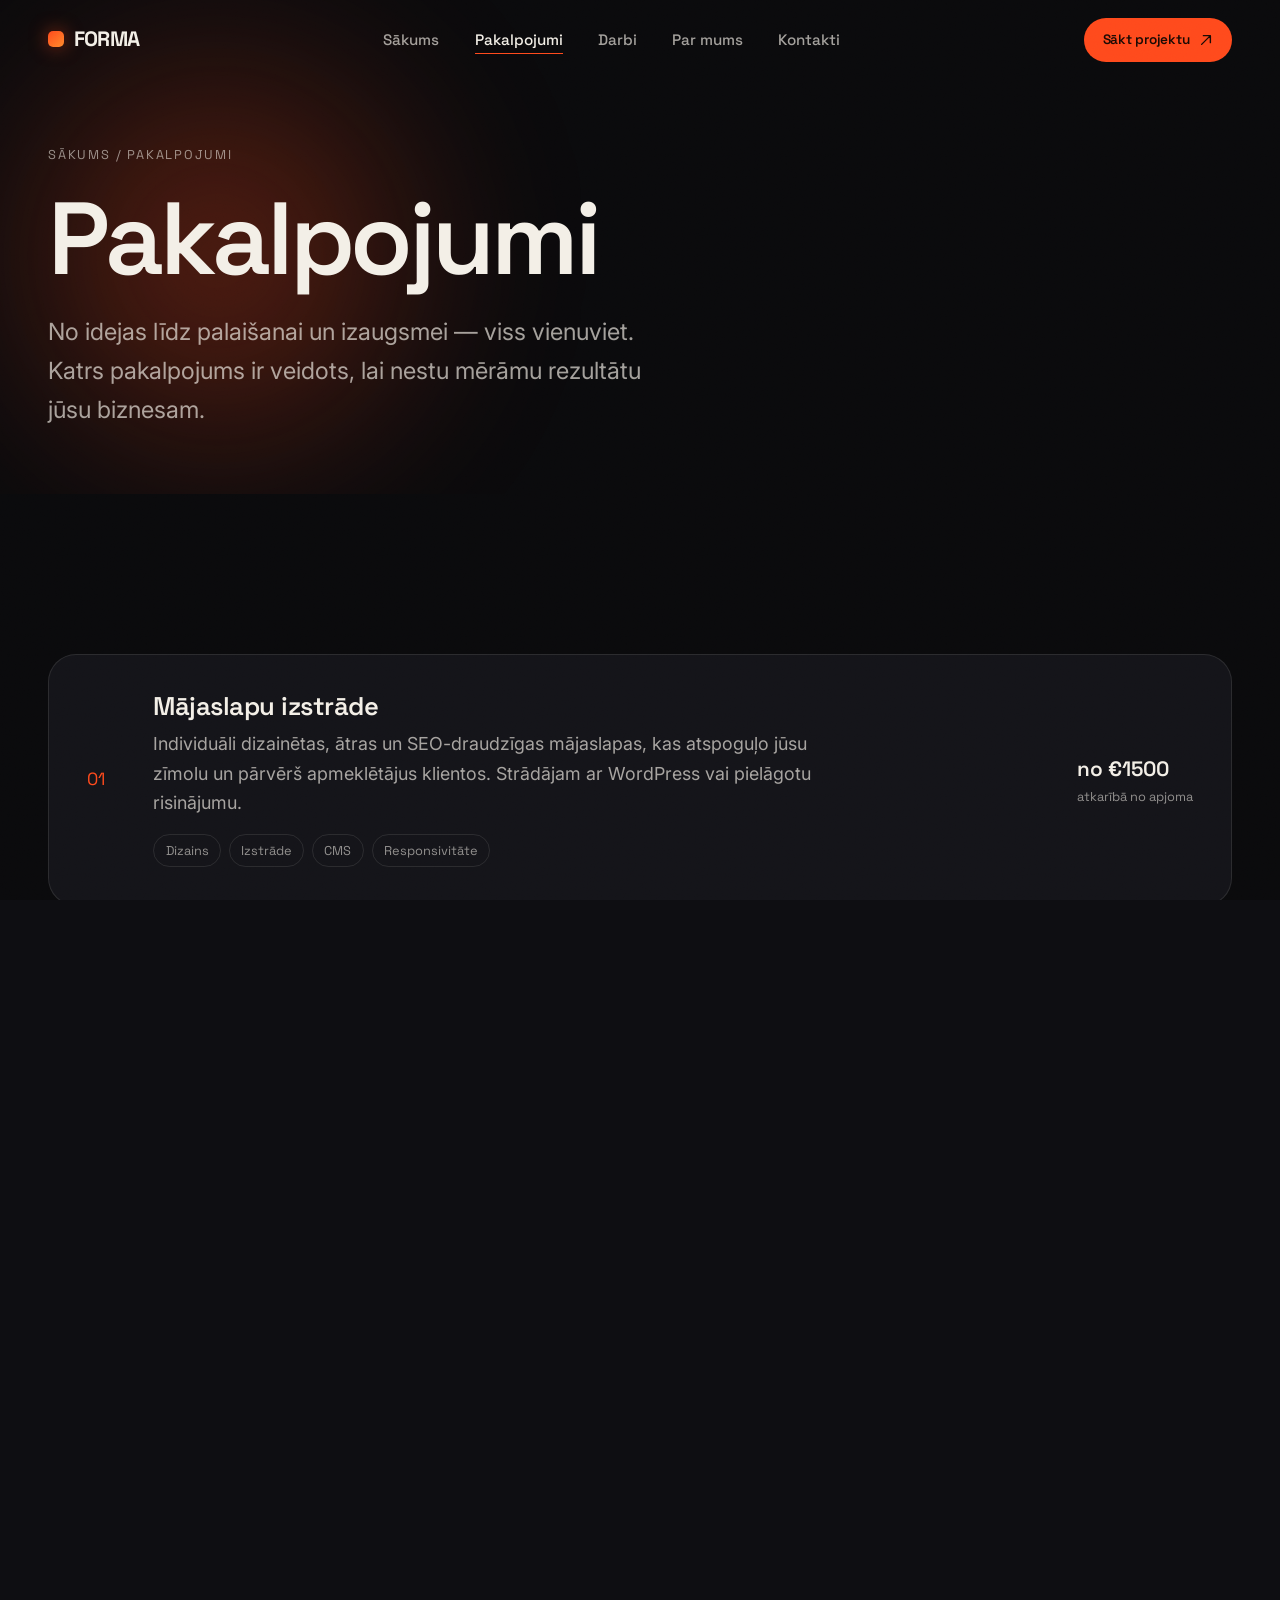
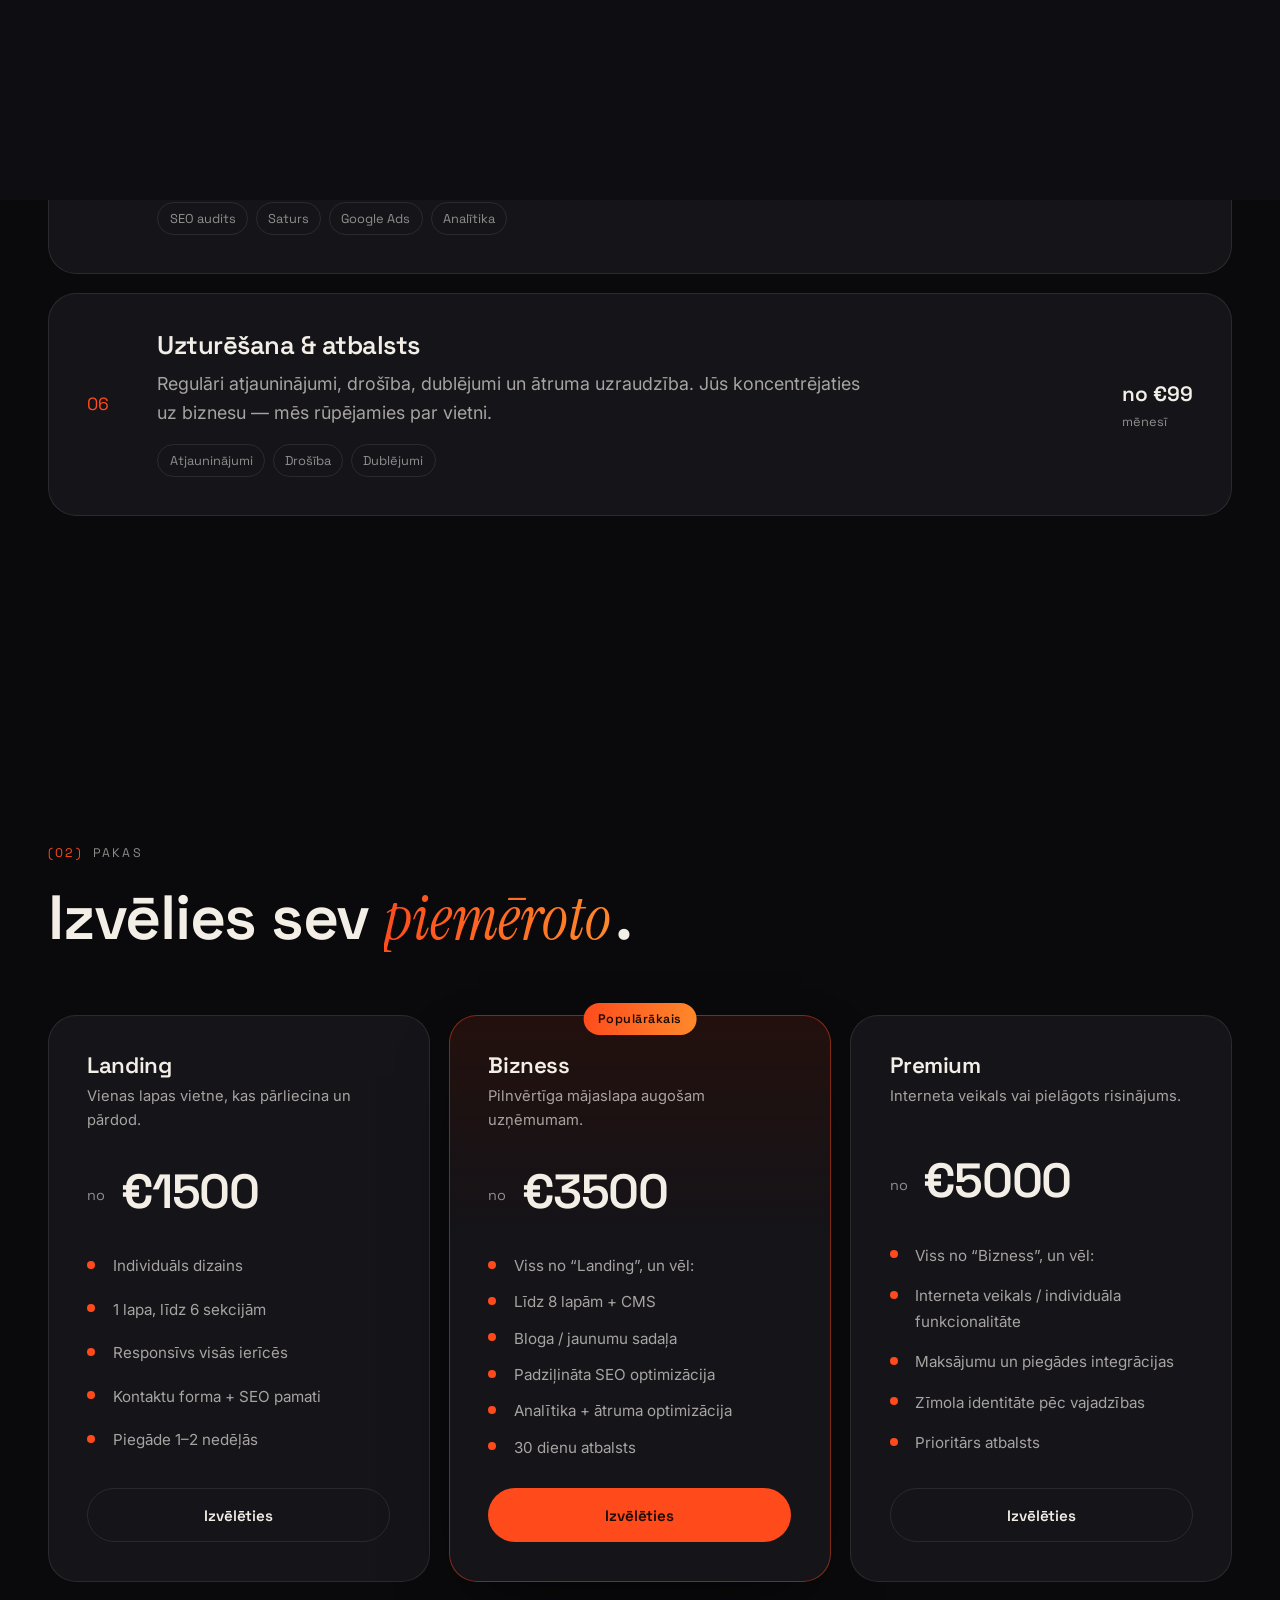
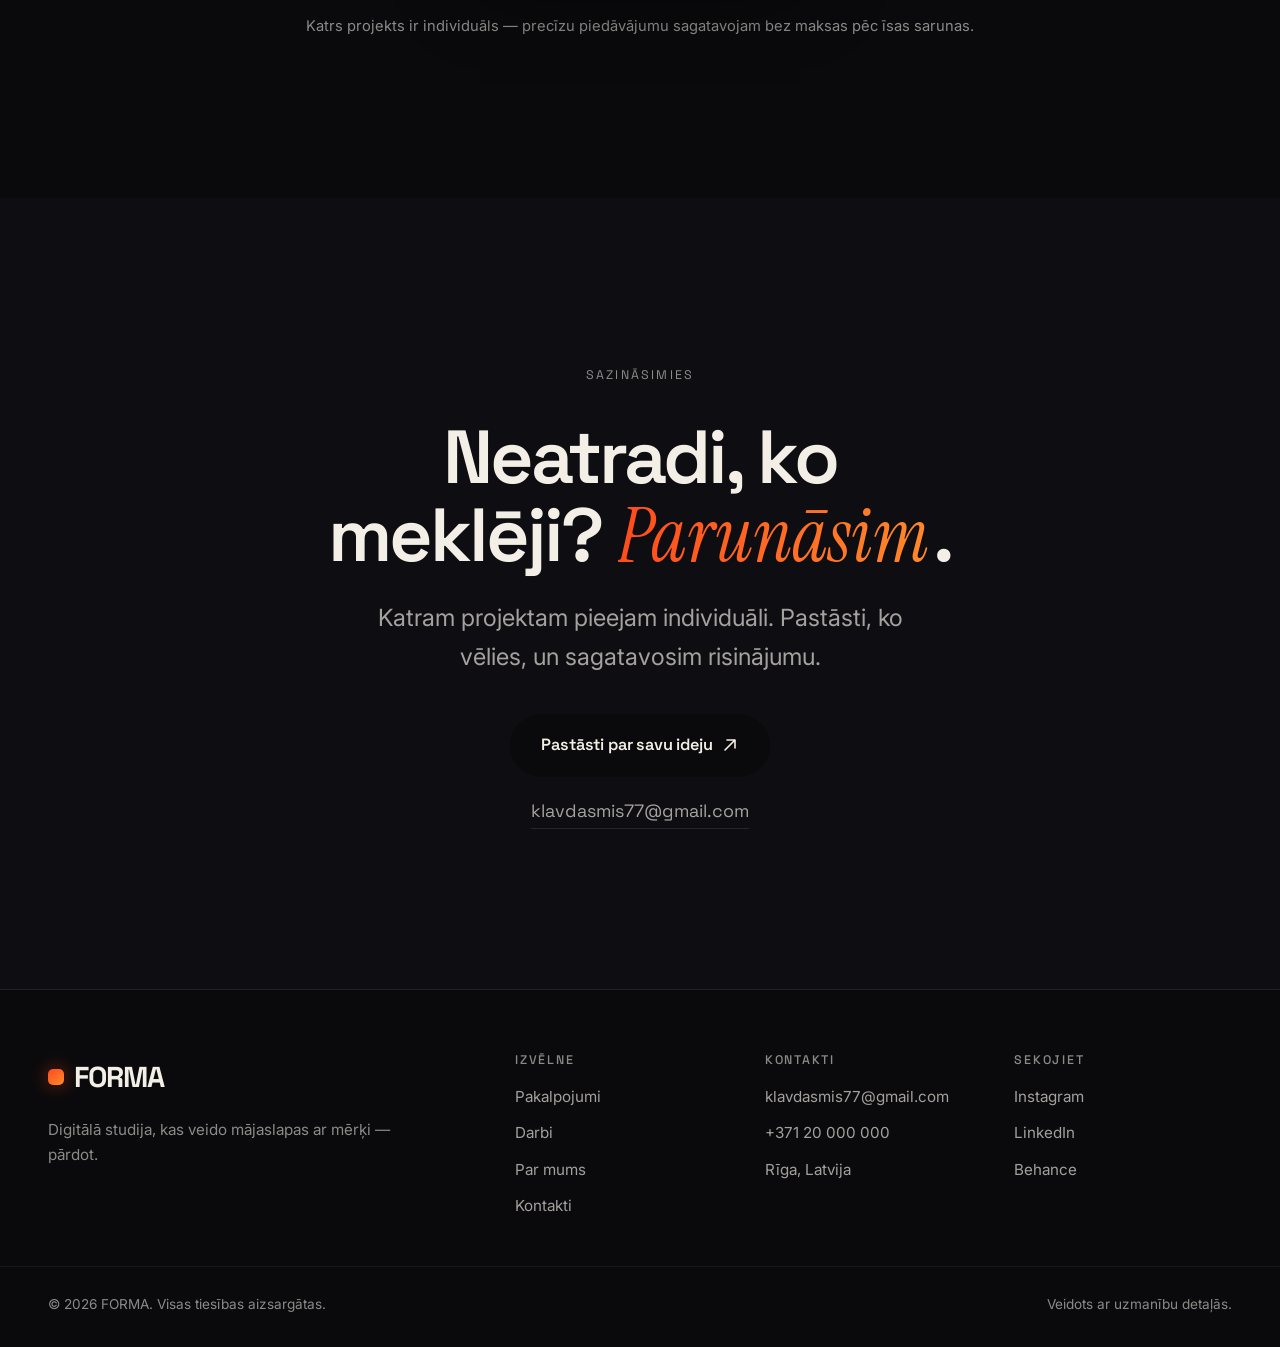
<file: backup-v1-molten/pakalpojumi.html>
<!DOCTYPE html>
<html lang="lv">
<head>
  <meta charset="UTF-8" />
  <meta name="viewport" content="width=device-width, initial-scale=1.0" />
  <meta name="theme-color" content="#0a0a0b" />
  <link rel="icon" href="data:image/svg+xml,%3Csvg xmlns='http://www.w3.org/2000/svg' viewBox='0 0 32 32'%3E%3Crect width='32' height='32' rx='8' fill='%23ff4a1c'/%3E%3Crect x='9' y='8' width='14' height='3' rx='1.5' fill='%231a0a04'/%3E%3Crect x='9' y='14.5' width='10' height='3' rx='1.5' fill='%231a0a04'/%3E%3C/svg%3E" />
  <title>Pakalpojumi — FORMA digitālā studija</title>
  <meta name="description" content="Mājaslapu izstrāde, interneta veikali, UI/UX dizains, zīmolvedība, SEO un uzturēšana. Apskati FORMA pakalpojumus un cenas." />
  <script>document.documentElement.classList.add('js');document.documentElement.classList.add('pt-entering');</script>
  <link rel="preconnect" href="https://fonts.googleapis.com" />
  <link rel="preconnect" href="https://fonts.gstatic.com" crossorigin />
  <link href="https://fonts.googleapis.com/css2?family=Space+Grotesk:wght@400;500;600;700&family=Inter:wght@400;500;600&family=Instrument+Serif:ital@0;1&display=swap" rel="stylesheet" />
  <link rel="stylesheet" href="assets/css/styles.css" />
</head>
<body>
  <a class="skip-link" href="#main">Pāriet uz saturu</a>
  <div class="page-transition" data-state="idle" aria-hidden="true"><span class="pt-brand">FORMA</span></div>
  <div class="grain" aria-hidden="true"></div>
  <div class="cursor" aria-hidden="true"><div class="cursor__dot"></div><div class="cursor__ring"></div></div>

  <header class="header" id="header">
    <div class="container header__inner">
      <a href="index.html" class="brand" data-cursor aria-label="FORMA — sākums"><span class="brand__mark" aria-hidden="true"></span><span class="brand__name">FORMA</span></a>
      <nav class="nav" aria-label="Galvenā navigācija">
        <a href="index.html" class="nav__link" data-cursor>Sākums</a>
        <a href="pakalpojumi.html" class="nav__link is-active" aria-current="page" data-cursor>Pakalpojumi</a>
        <a href="darbi.html" class="nav__link" data-cursor>Darbi</a>
        <a href="par-mums.html" class="nav__link" data-cursor>Par mums</a>
        <a href="kontakti.html" class="nav__link" data-cursor>Kontakti</a>
      </nav>
      <a href="kontakti.html" class="btn btn--sm header__cta" data-modal-open="quote" data-magnetic data-cursor><span>Sākt projektu</span><svg viewBox="0 0 16 16" aria-hidden="true" width="14" height="14"><path d="M3 13L13 3M13 3H5M13 3V11" stroke="currentColor" stroke-width="1.6" fill="none" stroke-linecap="round" stroke-linejoin="round"/></svg></a>
      <button class="burger" id="burger" aria-label="Atvērt izvēlni" aria-expanded="false" aria-controls="mobileMenu"><span></span><span></span></button>
    </div>
  </header>

  <div class="mobile-menu" id="mobileMenu" aria-hidden="true">
    <nav class="mobile-menu__nav" aria-label="Mobilā navigācija">
      <a href="index.html"><span class="mobile-menu__num">01</span> Sākums</a>
      <a href="pakalpojumi.html"><span class="mobile-menu__num">02</span> Pakalpojumi</a>
      <a href="darbi.html"><span class="mobile-menu__num">03</span> Darbi</a>
      <a href="par-mums.html"><span class="mobile-menu__num">04</span> Par mums</a>
      <a href="kontakti.html"><span class="mobile-menu__num">05</span> Kontakti</a>
    </nav>
    <div class="mobile-menu__foot"><a href="mailto:klavdasmis77@gmail.com">klavdasmis77@gmail.com</a><span>Rīga, Latvija</span></div>
  </div>

  <main id="main">
    <section class="page-hero" aria-labelledby="ph-title">
      <div class="page-hero__bg" aria-hidden="true"><div class="blob blob--1"></div></div>
      <div class="container page-hero__inner">
        <p class="page-hero__crumbs"><a href="index.html" data-cursor>Sākums</a> / Pakalpojumi</p>
        <h1 class="page-hero__title"><span data-scramble>Pakalpojumi</span></h1>
        <p class="page-hero__lead reveal" data-reveal>No idejas līdz palaišanai un izaugsmei — viss vienuviet. Katrs pakalpojums ir veidots, lai nestu mērāmu rezultātu jūsu biznesam.</p>
      </div>
    </section>

    <section class="section" aria-label="Pakalpojumu saraksts">
      <div class="container">
        <div class="svc-rows">
          <article class="svc-row" data-reveal data-cursor>
            <span class="svc-row__num">01</span>
            <div class="svc-row__main">
              <h3>Mājaslapu izstrāde</h3>
              <p>Individuāli dizainētas, ātras un SEO-draudzīgas mājaslapas, kas atspoguļo jūsu zīmolu un pārvērš apmeklētājus klientos. Strādājam ar WordPress vai pielāgotu risinājumu.</p>
              <div class="svc-row__tags"><span>Dizains</span><span>Izstrāde</span><span>CMS</span><span>Responsivitāte</span></div>
            </div>
            <div class="svc-row__price">no €1500<small>atkarībā no apjoma</small></div>
          </article>
          <article class="svc-row" data-reveal data-delay="1" data-cursor>
            <span class="svc-row__num">02</span>
            <div class="svc-row__main">
              <h3>Interneta veikali</h3>
              <p>E-komercijas risinājumi ar ērtu pārvaldību, maksājumu un piegādes integrācijām. Optimizēti, lai palielinātu vidējo groza vērtību un konversiju.</p>
              <div class="svc-row__tags"><span>WooCommerce</span><span>Shopify</span><span>Maksājumi</span><span>Integrācijas</span></div>
            </div>
            <div class="svc-row__price">no €3500<small>atkarībā no apjoma</small></div>
          </article>
          <article class="svc-row" data-reveal data-delay="2" data-cursor>
            <span class="svc-row__num">03</span>
            <div class="svc-row__main">
              <h3>UI / UX dizains</h3>
              <p>Lietotāju pieredzes izpēte, interaktīvi prototipi un saskarnes, kas izskatās izsmalcināti un strādā intuitīvi. Dizains, kas balstīts datos, ne minējumos.</p>
              <div class="svc-row__tags"><span>Izpēte</span><span>Prototipi</span><span>Design system</span></div>
            </div>
            <div class="svc-row__price">no €1200<small>par projektu</small></div>
          </article>
          <article class="svc-row" data-reveal data-cursor>
            <span class="svc-row__num">04</span>
            <div class="svc-row__main">
              <h3>Zīmolvedība</h3>
              <p>Logo, krāsu sistēma, tipogrāfija un zīmola vadlīnijas, kas izceļ jūs no konkurentiem un veido uzticību no pirmā skatiena.</p>
              <div class="svc-row__tags"><span>Logo</span><span>Identitāte</span><span>Vadlīnijas</span></div>
            </div>
            <div class="svc-row__price">no €900<small>par projektu</small></div>
          </article>
          <article class="svc-row" data-reveal data-delay="1" data-cursor>
            <span class="svc-row__num">05</span>
            <div class="svc-row__main">
              <h3>SEO & Google Ads</h3>
              <p>Tehniskā SEO, satura stratēģija un reklāmas kampaņas, kas nes mērķtiecīgu trafiku un atmaksājas. Skaidri pārskati par rezultātiem.</p>
              <div class="svc-row__tags"><span>SEO audits</span><span>Saturs</span><span>Google Ads</span><span>Analītika</span></div>
            </div>
            <div class="svc-row__price">no €450<small>mēnesī</small></div>
          </article>
          <article class="svc-row" data-reveal data-delay="2" data-cursor>
            <span class="svc-row__num">06</span>
            <div class="svc-row__main">
              <h3>Uzturēšana & atbalsts</h3>
              <p>Regulāri atjauninājumi, drošība, dublējumi un ātruma uzraudzība. Jūs koncentrējaties uz biznesu — mēs rūpējamies par vietni.</p>
              <div class="svc-row__tags"><span>Atjauninājumi</span><span>Drošība</span><span>Dublējumi</span></div>
            </div>
            <div class="svc-row__price">no €99<small>mēnesī</small></div>
          </article>
        </div>
      </div>
    </section>

    <section class="section pricing" aria-labelledby="pricing-title">
      <div class="container">
        <header class="section__head">
          <p class="section__eyebrow reveal" data-reveal><span>(02)</span> Pakas</p>
          <h2 class="section__title reveal" data-reveal data-delay="1" id="pricing-title">Izvēlies sev <em class="accent-serif">piemēroto</em>.</h2>
        </header>
        <div class="pricing__grid">
          <article class="plan" data-reveal data-cursor>
            <header class="plan__head"><h3>Landing</h3><p>Vienas lapas vietne, kas pārliecina un pārdod.</p></header>
            <div class="plan__price"><span class="plan__from">no</span> €1500</div>
            <ul class="plan__list"><li>Individuāls dizains</li><li>1 lapa, līdz 6 sekcijām</li><li>Responsīvs visās ierīcēs</li><li>Kontaktu forma + SEO pamati</li><li>Piegāde 1–2 nedēļās</li></ul>
            <a href="kontakti.html" class="btn btn--ghost btn--block" data-modal-open="quote" data-magnetic data-cursor><span>Izvēlēties</span></a>
          </article>
          <article class="plan plan--featured" data-reveal data-delay="1" data-cursor>
            <span class="plan__badge">Populārākais</span>
            <header class="plan__head"><h3>Bizness</h3><p>Pilnvērtīga mājaslapa augošam uzņēmumam.</p></header>
            <div class="plan__price"><span class="plan__from">no</span> €3500</div>
            <ul class="plan__list"><li>Viss no “Landing”, un vēl:</li><li>Līdz 8 lapām + CMS</li><li>Bloga / jaunumu sadaļa</li><li>Padziļināta SEO optimizācija</li><li>Analītika + ātruma optimizācija</li><li>30 dienu atbalsts</li></ul>
            <a href="kontakti.html" class="btn btn--block" data-modal-open="quote" data-magnetic data-cursor><span>Izvēlēties</span></a>
          </article>
          <article class="plan" data-reveal data-delay="2" data-cursor>
            <header class="plan__head"><h3>Premium</h3><p>Interneta veikals vai pielāgots risinājums.</p></header>
            <div class="plan__price"><span class="plan__from">no</span> €5000</div>
            <ul class="plan__list"><li>Viss no “Bizness”, un vēl:</li><li>Interneta veikals / individuāla funkcionalitāte</li><li>Maksājumu un piegādes integrācijas</li><li>Zīmola identitāte pēc vajadzības</li><li>Prioritārs atbalsts</li></ul>
            <a href="kontakti.html" class="btn btn--ghost btn--block" data-modal-open="quote" data-magnetic data-cursor><span>Izvēlēties</span></a>
          </article>
        </div>
        <p class="pricing__note reveal" data-reveal>Katrs projekts ir individuāls — precīzu piedāvājumu sagatavojam bez maksas pēc īsas sarunas.</p>
      </div>
    </section>

    <section class="section cta" aria-labelledby="cta-title">
      <div class="container cta__inner">
        <p class="section__eyebrow reveal" data-reveal>Sazināsimies</p>
        <h2 class="cta__title reveal" data-reveal data-delay="1" id="cta-title">Neatradi, ko meklēji? <em class="accent-serif">Parunāsim</em>.</h2>
        <p class="cta__lead reveal" data-reveal data-delay="2">Katram projektam pieejam individuāli. Pastāsti, ko vēlies, un sagatavosim risinājumu.</p>
        <div class="cta__actions reveal" data-reveal data-delay="3">
          <a href="kontakti.html" class="btn btn--lg btn--invert" data-modal-open="quote" data-magnetic data-cursor><span>Pastāsti par savu ideju</span><svg viewBox="0 0 16 16" aria-hidden="true" width="16" height="16"><path d="M3 13L13 3M13 3H5M13 3V11" stroke="currentColor" stroke-width="1.6" fill="none" stroke-linecap="round" stroke-linejoin="round"/></svg></a>
          <a href="mailto:klavdasmis77@gmail.com" class="cta__mail" data-cursor>klavdasmis77@gmail.com</a>
        </div>
      </div>
    </section>
  </main>

  <footer class="footer">
    <div class="container footer__inner">
      <div class="footer__brand"><a href="index.html" class="brand brand--lg" data-cursor><span class="brand__mark" aria-hidden="true"></span><span class="brand__name">FORMA</span></a><p>Digitālā studija, kas veido mājaslapas ar mērķi — pārdot.</p></div>
      <nav class="footer__col" aria-label="Kājenes navigācija"><h4>Izvēlne</h4><a href="pakalpojumi.html" data-cursor>Pakalpojumi</a><a href="darbi.html" data-cursor>Darbi</a><a href="par-mums.html" data-cursor>Par mums</a><a href="kontakti.html" data-cursor>Kontakti</a></nav>
      <div class="footer__col"><h4>Kontakti</h4><a href="mailto:klavdasmis77@gmail.com" data-cursor>klavdasmis77@gmail.com</a><a href="tel:+37120000000" data-cursor>+371 20 000 000</a><span>Rīga, Latvija</span></div>
      <div class="footer__col"><h4>Sekojiet</h4><a href="#" data-cursor>Instagram</a><a href="#" data-cursor>LinkedIn</a><a href="#" data-cursor>Behance</a></div>
    </div>
    <div class="container footer__bottom"><span>© <span id="year">2026</span> FORMA. Visas tiesības aizsargātas.</span><span>Veidots ar uzmanību detaļās.</span></div>
  </footer>

  <dialog class="modal" id="quoteModal" aria-labelledby="qm-title">
    <div class="modal__panel">
      <button class="modal__close" data-modal-close aria-label="Aizvērt"><svg viewBox="0 0 24 24" width="20" height="20" fill="none" stroke="currentColor" stroke-width="1.8" stroke-linecap="round"><path d="M6 6l12 12M18 6L6 18"/></svg></button>
      <p class="modal__eyebrow">Sākt projektu</p>
      <h2 class="modal__title" id="qm-title">Pastāsti par savu ideju</h2>
      <p class="modal__meta">Aizpildi formu un atbildēsim 24 stundu laikā.</p>
      <form class="form" data-success="quoteSuccess" novalidate>
        <div class="form__row">
          <div class="field"><label for="qm-name">Vārds *</label><input id="qm-name" name="name" type="text" required placeholder="Jūsu vārds" autocomplete="name" /></div>
          <div class="field"><label for="qm-email">E-pasts *</label><input id="qm-email" name="email" type="email" required placeholder="jūs@piemērs.lv" autocomplete="email" /></div>
        </div>
        <div class="field"><label for="qm-budget">Aptuvenais budžets</label><select id="qm-budget" name="budget"><option value="">Izvēlies...</option><option>€1500 – €3000</option><option>€3000 – €5000</option><option>€5000+</option><option>Vēl nezinu</option></select></div>
        <div class="field"><label for="qm-msg">Par projektu *</label><textarea id="qm-msg" name="message" required placeholder="Pastāsti īsi, ko vēlies izveidot..."></textarea></div>
        <button type="submit" class="btn btn--block" data-cursor><span>Nosūtīt pieteikumu</span></button>
        <p class="form__note">Nospiežot “Nosūtīt”, piekrīti, ka sazināmies par tavu projektu.</p>
      </form>
      <div class="form__success" id="quoteSuccess">
        <div class="form__success-icon"><svg viewBox="0 0 24 24" width="30" height="30" fill="none" stroke="currentColor" stroke-width="2" stroke-linecap="round" stroke-linejoin="round"><path d="M5 13l4 4L19 7"/></svg></div>
        <h3>Paldies!</h3><p>Tavs pieteikums ir saņemts. Sazināsimies ar tevi 24 stundu laikā.</p>
      </div>
    </div>
  </dialog>

  <script src="assets/js/main.js" defer></script>
</body>
</html>
</file>
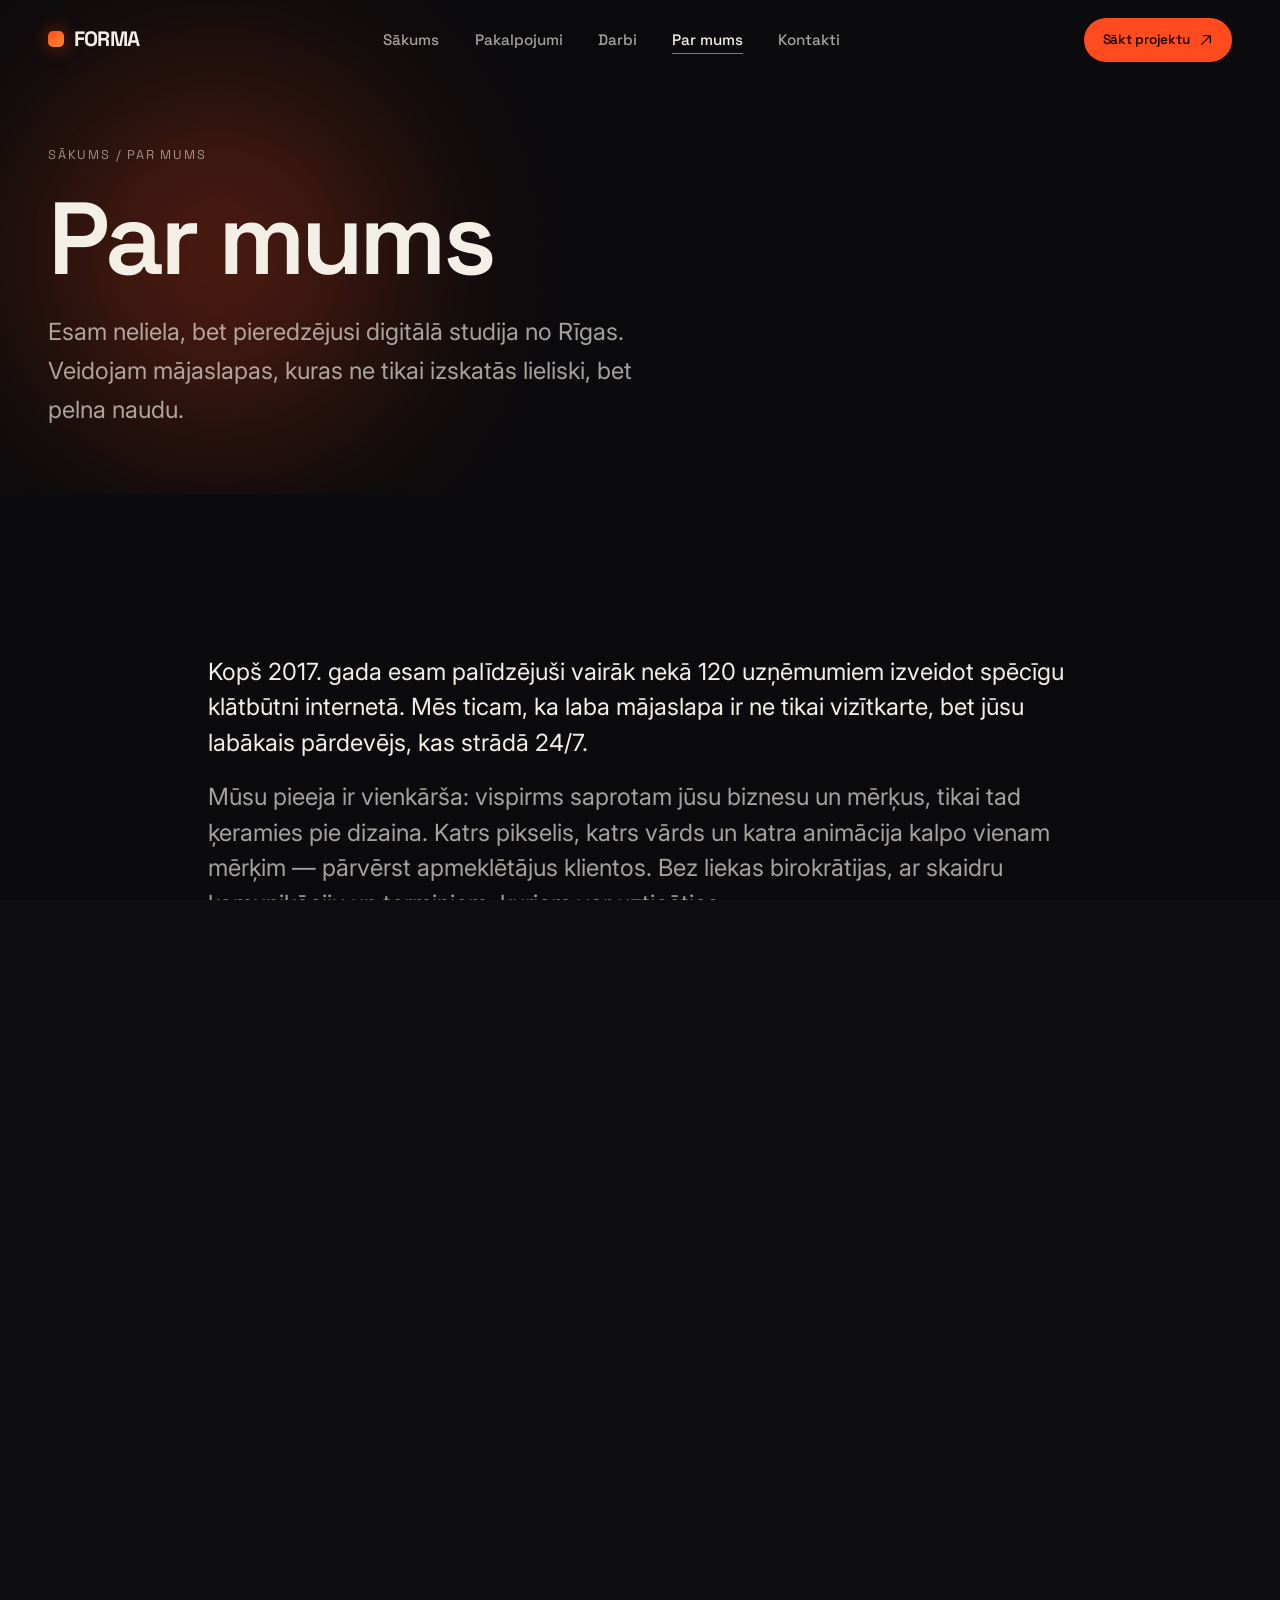
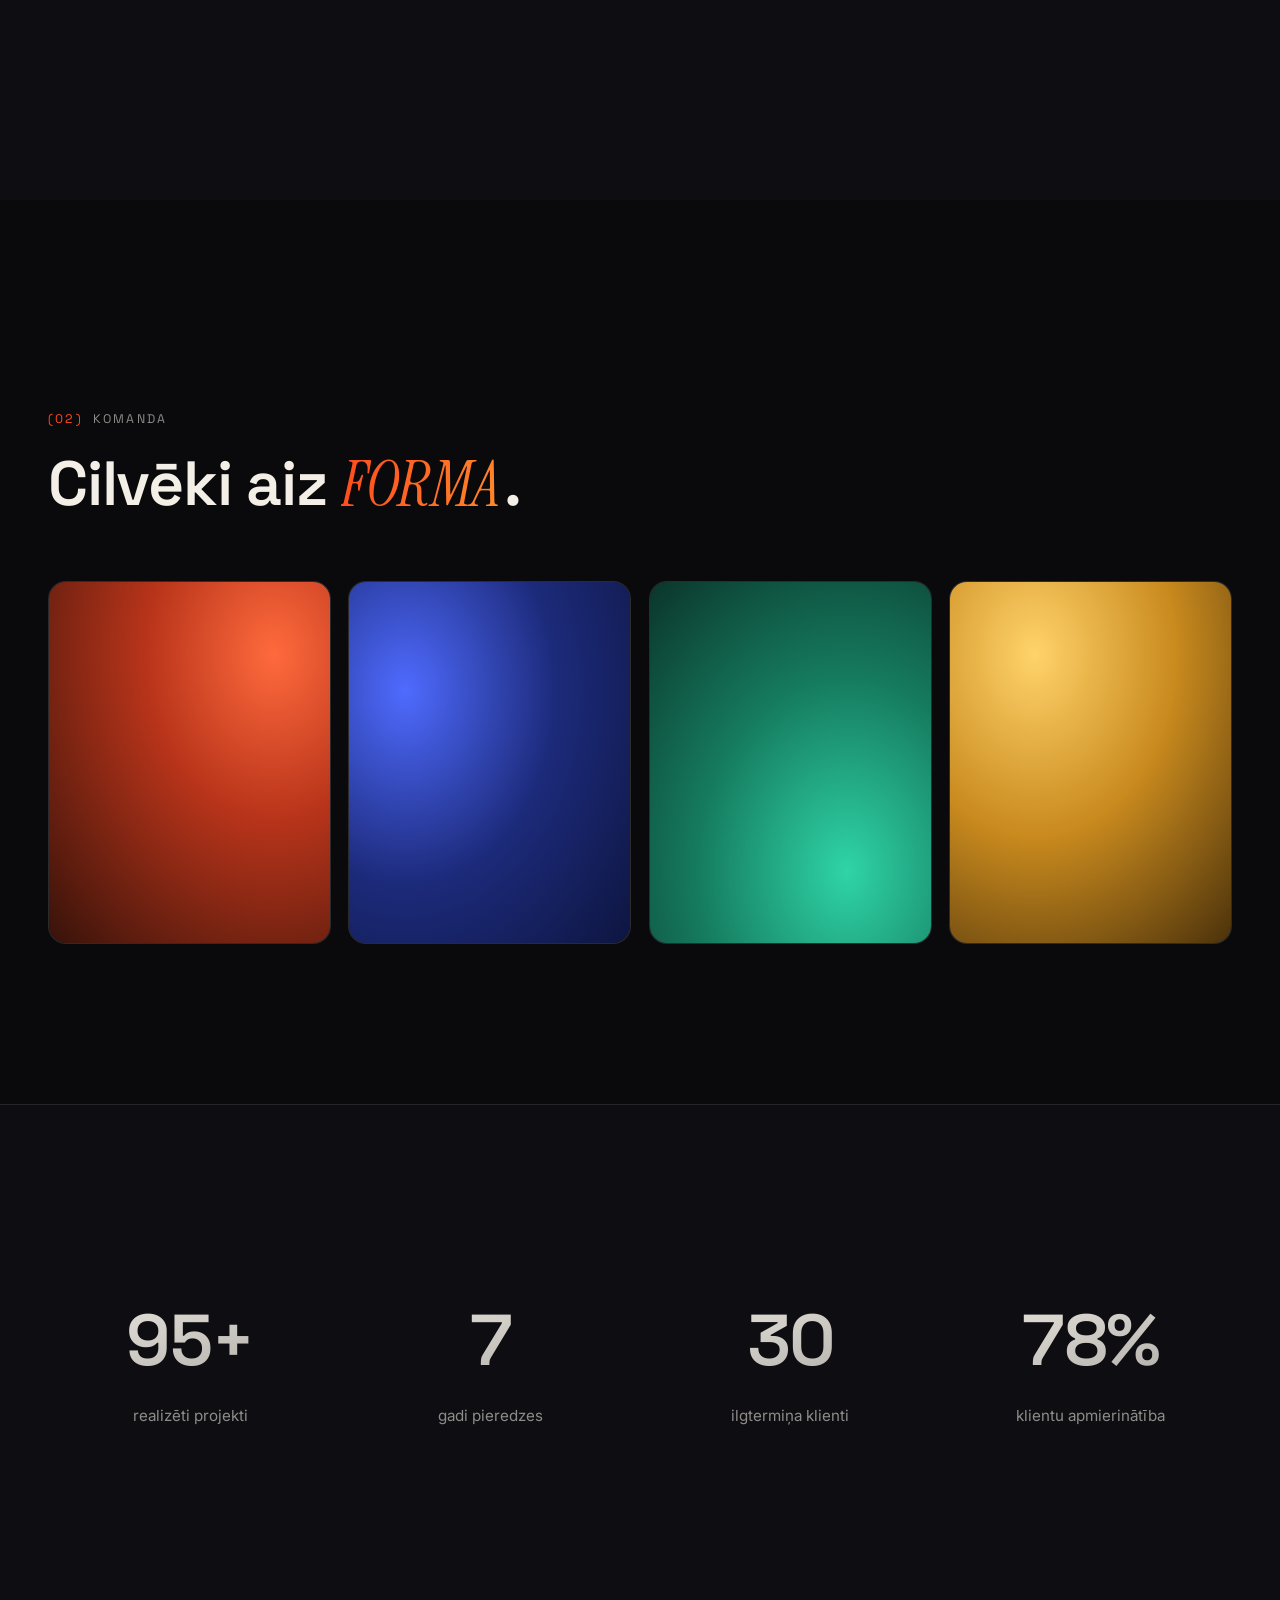
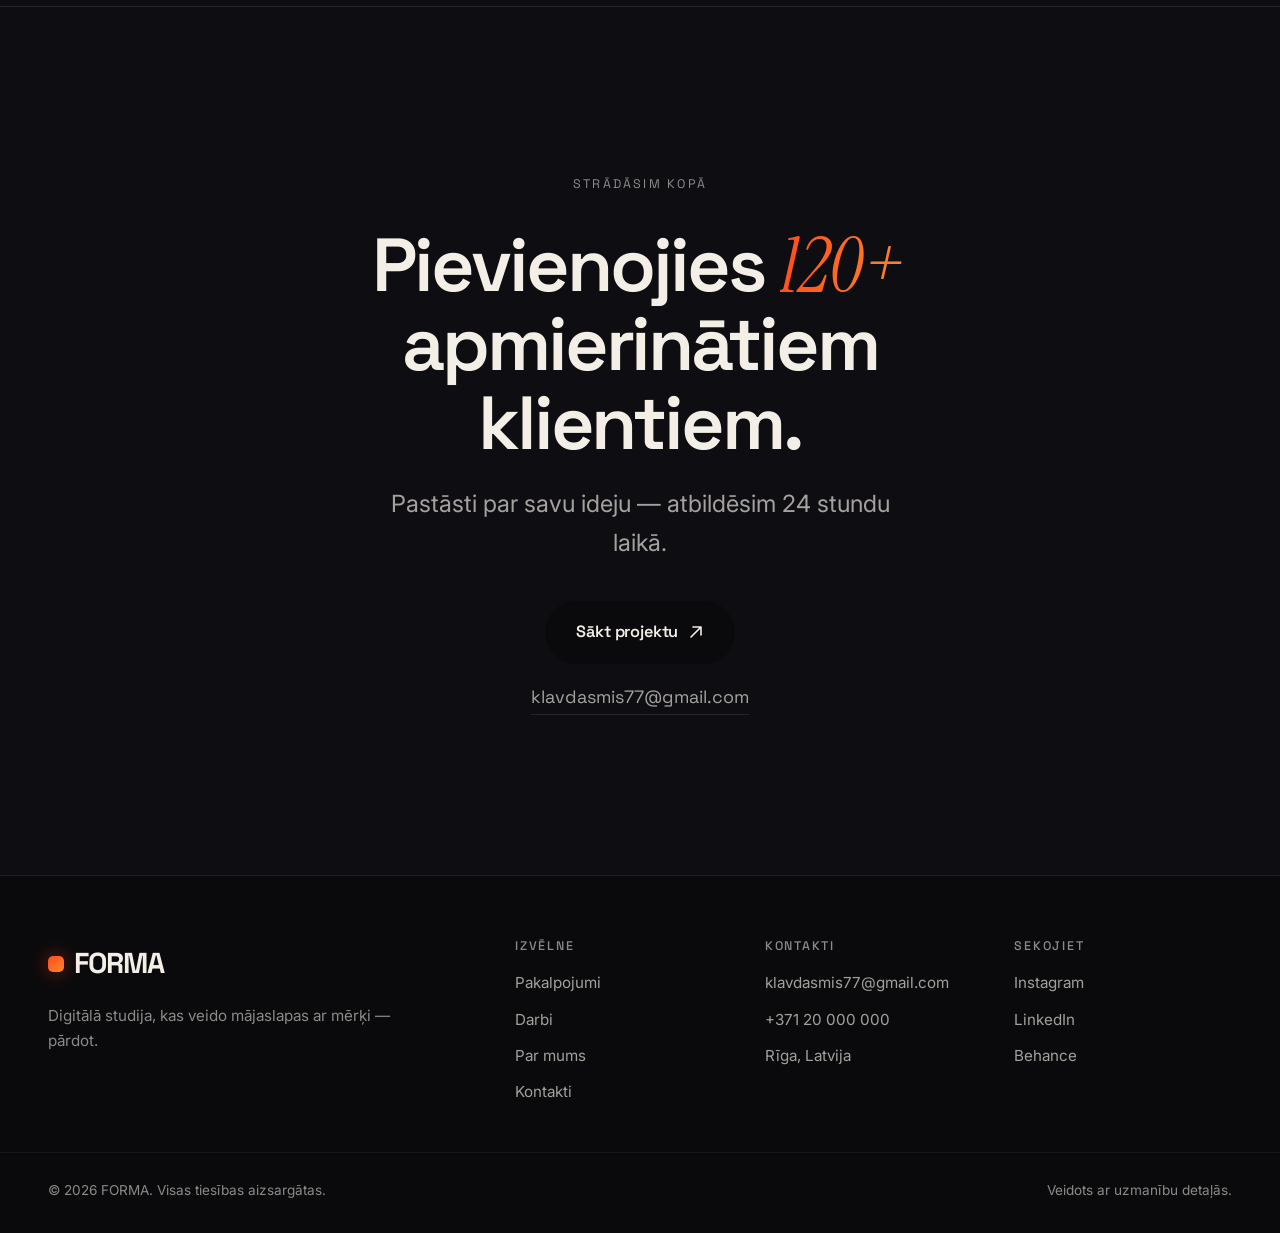
<file: backup-v1-molten/par-mums.html>
<!DOCTYPE html>
<html lang="lv">
<head>
  <meta charset="UTF-8" />
  <meta name="viewport" content="width=device-width, initial-scale=1.0" />
  <meta name="theme-color" content="#0a0a0b" />
  <link rel="icon" href="data:image/svg+xml,%3Csvg xmlns='http://www.w3.org/2000/svg' viewBox='0 0 32 32'%3E%3Crect width='32' height='32' rx='8' fill='%23ff4a1c'/%3E%3Crect x='9' y='8' width='14' height='3' rx='1.5' fill='%231a0a04'/%3E%3Crect x='9' y='14.5' width='10' height='3' rx='1.5' fill='%231a0a04'/%3E%3C/svg%3E" />
  <title>Par mums — FORMA digitālā studija</title>
  <meta name="description" content="FORMA ir digitālā studija no Rīgas. Mūsu komanda veido mājaslapas, kas izskatās lieliski un nes mērāmu rezultātu." />
  <script>document.documentElement.classList.add('js');document.documentElement.classList.add('pt-entering');</script>
  <link rel="preconnect" href="https://fonts.googleapis.com" />
  <link rel="preconnect" href="https://fonts.gstatic.com" crossorigin />
  <link href="https://fonts.googleapis.com/css2?family=Space+Grotesk:wght@400;500;600;700&family=Inter:wght@400;500;600&family=Instrument+Serif:ital@0;1&display=swap" rel="stylesheet" />
  <link rel="stylesheet" href="assets/css/styles.css" />
</head>
<body>
  <a class="skip-link" href="#main">Pāriet uz saturu</a>
  <div class="page-transition" data-state="idle" aria-hidden="true"><span class="pt-brand">FORMA</span></div>
  <div class="grain" aria-hidden="true"></div>
  <div class="cursor" aria-hidden="true"><div class="cursor__dot"></div><div class="cursor__ring"></div></div>

  <header class="header" id="header">
    <div class="container header__inner">
      <a href="index.html" class="brand" data-cursor aria-label="FORMA — sākums"><span class="brand__mark" aria-hidden="true"></span><span class="brand__name">FORMA</span></a>
      <nav class="nav" aria-label="Galvenā navigācija">
        <a href="index.html" class="nav__link" data-cursor>Sākums</a>
        <a href="pakalpojumi.html" class="nav__link" data-cursor>Pakalpojumi</a>
        <a href="darbi.html" class="nav__link" data-cursor>Darbi</a>
        <a href="par-mums.html" class="nav__link is-active" aria-current="page" data-cursor>Par mums</a>
        <a href="kontakti.html" class="nav__link" data-cursor>Kontakti</a>
      </nav>
      <a href="kontakti.html" class="btn btn--sm header__cta" data-modal-open="quote" data-magnetic data-cursor><span>Sākt projektu</span><svg viewBox="0 0 16 16" aria-hidden="true" width="14" height="14"><path d="M3 13L13 3M13 3H5M13 3V11" stroke="currentColor" stroke-width="1.6" fill="none" stroke-linecap="round" stroke-linejoin="round"/></svg></a>
      <button class="burger" id="burger" aria-label="Atvērt izvēlni" aria-expanded="false" aria-controls="mobileMenu"><span></span><span></span></button>
    </div>
  </header>

  <div class="mobile-menu" id="mobileMenu" aria-hidden="true">
    <nav class="mobile-menu__nav" aria-label="Mobilā navigācija">
      <a href="index.html"><span class="mobile-menu__num">01</span> Sākums</a>
      <a href="pakalpojumi.html"><span class="mobile-menu__num">02</span> Pakalpojumi</a>
      <a href="darbi.html"><span class="mobile-menu__num">03</span> Darbi</a>
      <a href="par-mums.html"><span class="mobile-menu__num">04</span> Par mums</a>
      <a href="kontakti.html"><span class="mobile-menu__num">05</span> Kontakti</a>
    </nav>
    <div class="mobile-menu__foot"><a href="mailto:klavdasmis77@gmail.com">klavdasmis77@gmail.com</a><span>Rīga, Latvija</span></div>
  </div>

  <main id="main">
    <section class="page-hero" aria-labelledby="ph-title">
      <div class="page-hero__bg" aria-hidden="true"><div class="blob blob--1"></div></div>
      <div class="container page-hero__inner">
        <p class="page-hero__crumbs"><a href="index.html" data-cursor>Sākums</a> / Par mums</p>
        <h1 class="page-hero__title"><span data-scramble>Par mums</span></h1>
        <p class="page-hero__lead reveal" data-reveal>Esam neliela, bet pieredzējusi digitālā studija no Rīgas. Veidojam mājaslapas, kuras ne tikai izskatās lieliski, bet pelna naudu.</p>
      </div>
    </section>

    <section class="section" aria-label="Mūsu stāsts">
      <div class="container about-lead">
        <p class="reveal" data-reveal>Kopš 2017. gada esam palīdzējuši vairāk nekā 120 uzņēmumiem izveidot spēcīgu klātbūtni internetā. Mēs ticam, ka laba mājaslapa ir ne tikai vizītkarte, bet jūsu labākais pārdevējs, kas strādā 24/7.</p>
        <p class="reveal" data-reveal data-delay="1">Mūsu pieeja ir vienkārša: vispirms saprotam jūsu biznesu un mērķus, tikai tad ķeramies pie dizaina. Katrs pikselis, katrs vārds un katra animācija kalpo vienam mērķim — pārvērst apmeklētājus klientos. Bez liekas birokrātijas, ar skaidru komunikāciju un termiņiem, kuriem var uzticēties.</p>
      </div>
    </section>

    <section class="section" aria-labelledby="values-title">
      <div class="container">
        <header class="section__head">
          <p class="section__eyebrow reveal" data-reveal><span>(01)</span> Vērtības</p>
          <h2 class="section__title reveal" data-reveal data-delay="1" id="values-title">Kas mūs <em class="accent-serif">virza</em>.</h2>
        </header>
        <div class="values__grid">
          <article class="value" data-reveal data-cursor>
            <div class="value__icon" aria-hidden="true"><svg viewBox="0 0 24 24" width="24" height="24" fill="none" stroke="currentColor" stroke-width="1.5" stroke-linecap="round" stroke-linejoin="round"><path d="M3 17l6-6 4 4 8-8"/><path d="M21 7v5h-5"/></svg></div>
            <h3>Rezultāts, ne tikai skaistums</h3>
            <p>Skaists dizains ir pašsaprotams. Mēs mērām panākumus pēc jūsu pieprasījumiem un pārdošanas, ne tikai pēc izskata.</p>
          </article>
          <article class="value" data-reveal data-delay="1" data-cursor>
            <div class="value__icon" aria-hidden="true"><svg viewBox="0 0 24 24" width="24" height="24" fill="none" stroke="currentColor" stroke-width="1.5" stroke-linecap="round" stroke-linejoin="round"><circle cx="12" cy="12" r="9"/><path d="M12 7v5l3 3"/></svg></div>
            <h3>Caurspīdība</h3>
            <p>Skaidras cenas, skaidri termiņi, skaidra komunikācija. Jūs vienmēr zināt, kas notiek ar jūsu projektu.</p>
          </article>
          <article class="value" data-reveal data-delay="2" data-cursor>
            <div class="value__icon" aria-hidden="true"><svg viewBox="0 0 24 24" width="24" height="24" fill="none" stroke="currentColor" stroke-width="1.5" stroke-linecap="round" stroke-linejoin="round"><path d="M12 3l2.3 4.7 5.2.8-3.7 3.6.9 5.1L12 14.8 7.3 17.2l.9-5.1L4.5 8.5l5.2-.8z"/></svg></div>
            <h3>Uzmanība detaļās</h3>
            <p>Ātrums, pieejamība, mikro-animācijas. Tieši detaļas atšķir labu mājaslapu no izcilas.</p>
          </article>
        </div>
      </div>
    </section>

    <section class="section" aria-labelledby="team-title">
      <div class="container">
        <header class="section__head">
          <p class="section__eyebrow reveal" data-reveal><span>(02)</span> Komanda</p>
          <h2 class="section__title reveal" data-reveal data-delay="1" id="team-title">Cilvēki aiz <em class="accent-serif">FORMA</em>.</h2>
        </header>
        <div class="team__grid">
          <article class="member" data-reveal data-cursor>
            <div class="member__photo art art--1" aria-hidden="true"></div>
            <div class="member__info"><h3>Kārlis Vītols</h3><p>Dibinātājs & stratēģis</p></div>
          </article>
          <article class="member" data-reveal data-delay="1" data-cursor>
            <div class="member__photo art art--2" aria-hidden="true"></div>
            <div class="member__info"><h3>Elīna Kalniņa</h3><p>Dizaina vadītāja</p></div>
          </article>
          <article class="member" data-reveal data-delay="2" data-cursor>
            <div class="member__photo art art--3" aria-hidden="true"></div>
            <div class="member__info"><h3>Roberts Zariņš</h3><p>Izstrādes vadītājs</p></div>
          </article>
          <article class="member" data-reveal data-delay="3" data-cursor>
            <div class="member__photo art art--4" aria-hidden="true"></div>
            <div class="member__info"><h3>Līga Ozoliņa</h3><p>SEO & mārketings</p></div>
          </article>
        </div>
      </div>
    </section>

    <section class="section stats" aria-labelledby="stats-title">
      <div class="container">
        <h2 class="sr-only" id="stats-title">Skaitļi</h2>
        <div class="stats__grid">
          <div class="stat" data-reveal><strong data-count="120" data-suffix="+">120+</strong><span>realizēti projekti</span></div>
          <div class="stat" data-reveal data-delay="1"><strong data-count="9" data-suffix="">9</strong><span>gadi pieredzes</span></div>
          <div class="stat" data-reveal data-delay="2"><strong data-count="38" data-suffix="">38</strong><span>ilgtermiņa klienti</span></div>
          <div class="stat" data-reveal data-delay="3"><strong data-count="98" data-suffix="%">98%</strong><span>klientu apmierinātība</span></div>
        </div>
      </div>
    </section>

    <section class="section cta" aria-labelledby="cta-title">
      <div class="container cta__inner">
        <p class="section__eyebrow reveal" data-reveal>Strādāsim kopā</p>
        <h2 class="cta__title reveal" data-reveal data-delay="1" id="cta-title">Pievienojies <em class="accent-serif">120+</em> apmierinātiem klientiem.</h2>
        <p class="cta__lead reveal" data-reveal data-delay="2">Pastāsti par savu ideju — atbildēsim 24 stundu laikā.</p>
        <div class="cta__actions reveal" data-reveal data-delay="3">
          <a href="kontakti.html" class="btn btn--lg btn--invert" data-modal-open="quote" data-magnetic data-cursor><span>Sākt projektu</span><svg viewBox="0 0 16 16" aria-hidden="true" width="16" height="16"><path d="M3 13L13 3M13 3H5M13 3V11" stroke="currentColor" stroke-width="1.6" fill="none" stroke-linecap="round" stroke-linejoin="round"/></svg></a>
          <a href="mailto:klavdasmis77@gmail.com" class="cta__mail" data-cursor>klavdasmis77@gmail.com</a>
        </div>
      </div>
    </section>
  </main>

  <footer class="footer">
    <div class="container footer__inner">
      <div class="footer__brand"><a href="index.html" class="brand brand--lg" data-cursor><span class="brand__mark" aria-hidden="true"></span><span class="brand__name">FORMA</span></a><p>Digitālā studija, kas veido mājaslapas ar mērķi — pārdot.</p></div>
      <nav class="footer__col" aria-label="Kājenes navigācija"><h4>Izvēlne</h4><a href="pakalpojumi.html" data-cursor>Pakalpojumi</a><a href="darbi.html" data-cursor>Darbi</a><a href="par-mums.html" data-cursor>Par mums</a><a href="kontakti.html" data-cursor>Kontakti</a></nav>
      <div class="footer__col"><h4>Kontakti</h4><a href="mailto:klavdasmis77@gmail.com" data-cursor>klavdasmis77@gmail.com</a><a href="tel:+37120000000" data-cursor>+371 20 000 000</a><span>Rīga, Latvija</span></div>
      <div class="footer__col"><h4>Sekojiet</h4><a href="#" data-cursor>Instagram</a><a href="#" data-cursor>LinkedIn</a><a href="#" data-cursor>Behance</a></div>
    </div>
    <div class="container footer__bottom"><span>© <span id="year">2026</span> FORMA. Visas tiesības aizsargātas.</span><span>Veidots ar uzmanību detaļās.</span></div>
  </footer>

  <dialog class="modal" id="quoteModal" aria-labelledby="qm-title">
    <div class="modal__panel">
      <button class="modal__close" data-modal-close aria-label="Aizvērt"><svg viewBox="0 0 24 24" width="20" height="20" fill="none" stroke="currentColor" stroke-width="1.8" stroke-linecap="round"><path d="M6 6l12 12M18 6L6 18"/></svg></button>
      <p class="modal__eyebrow">Sākt projektu</p>
      <h2 class="modal__title" id="qm-title">Pastāsti par savu ideju</h2>
      <p class="modal__meta">Aizpildi formu un atbildēsim 24 stundu laikā.</p>
      <form class="form" data-success="quoteSuccess" novalidate>
        <div class="form__row">
          <div class="field"><label for="qm-name">Vārds *</label><input id="qm-name" name="name" type="text" required placeholder="Jūsu vārds" autocomplete="name" /></div>
          <div class="field"><label for="qm-email">E-pasts *</label><input id="qm-email" name="email" type="email" required placeholder="jūs@piemērs.lv" autocomplete="email" /></div>
        </div>
        <div class="field"><label for="qm-budget">Aptuvenais budžets</label><select id="qm-budget" name="budget"><option value="">Izvēlies...</option><option>€1500 – €3000</option><option>€3000 – €5000</option><option>€5000+</option><option>Vēl nezinu</option></select></div>
        <div class="field"><label for="qm-msg">Par projektu *</label><textarea id="qm-msg" name="message" required placeholder="Pastāsti īsi, ko vēlies izveidot..."></textarea></div>
        <button type="submit" class="btn btn--block" data-cursor><span>Nosūtīt pieteikumu</span></button>
        <p class="form__note">Nospiežot “Nosūtīt”, piekrīti, ka sazināmies par tavu projektu.</p>
      </form>
      <div class="form__success" id="quoteSuccess">
        <div class="form__success-icon"><svg viewBox="0 0 24 24" width="30" height="30" fill="none" stroke="currentColor" stroke-width="2" stroke-linecap="round" stroke-linejoin="round"><path d="M5 13l4 4L19 7"/></svg></div>
        <h3>Paldies!</h3><p>Tavs pieteikums ir saņemts. Sazināsimies ar tevi 24 stundu laikā.</p>
      </div>
    </div>
  </dialog>

  <script src="assets/js/main.js" defer></script>
</body>
</html>
</file>
<file: backup-v1-molten/assets/css/styles.css>
/* =========================================================
   FORMA — Premium digital studio
   Design tokens → base → components → sections → responsive
   ========================================================= */

/* ---------- Design tokens ---------- */
:root {
  /* Palette */
  --ink:        #0a0a0c;
  --ink-2:      #0e0e12;
  --surface:    #141419;
  --surface-2:  #1b1b22;
  --line:       rgba(244, 241, 234, 0.10);
  --line-soft:  rgba(244, 241, 234, 0.06);

  --bone:       #f3efe7;
  --bone-dim:   rgba(243, 239, 231, 0.66);
  --bone-mute:  rgba(243, 239, 231, 0.56);

  --accent:      #ff4a1c;   /* molten orange — the signature */
  --accent-2:    #ff8a2b;
  --accent-ink:  #1a0a04;   /* dark text on orange — 5.6:1 */
  --accent-deep: #b5320f;   /* AA-safe accent text on light bg */

  /* Typography */
  --font-display: "Space Grotesk", "Segoe UI", system-ui, sans-serif;
  --font-body:    "Inter", "Segoe UI", system-ui, sans-serif;
  --font-serif:   "Instrument Serif", Georgia, "Times New Roman", serif;

  /* Fluid type scale */
  --fs-eyebrow: 0.78rem;
  --fs-body:    clamp(1rem, 0.96rem + 0.2vw, 1.125rem);
  --fs-lead:    clamp(1.1rem, 1rem + 0.6vw, 1.5rem);
  --fs-h3:      clamp(1.25rem, 1.1rem + 0.7vw, 1.6rem);
  --fs-h2:      clamp(2.1rem, 1.5rem + 3vw, 4.2rem);
  --fs-hero:    clamp(2.9rem, 1.4rem + 8vw, 8.5rem);
  --fs-stat:    clamp(2.6rem, 1.8rem + 3.5vw, 4.5rem);

  /* Layout */
  --container: 1280px;
  --gutter:    clamp(1.25rem, 5vw, 3rem);
  --radius:    18px;
  --radius-lg: 28px;

  /* Motion */
  --ease:      cubic-bezier(0.22, 1, 0.36, 1);
  --ease-out:  cubic-bezier(0.16, 1, 0.3, 1);
  --dur:       0.6s;

  --shadow:    0 30px 70px -30px rgba(0, 0, 0, 0.7);
}

/* ---------- Reset / base ---------- */
*, *::before, *::after { box-sizing: border-box; }

html {
  -webkit-text-size-adjust: 100%;
  scroll-behavior: smooth;
}

body {
  margin: 0;
  background: var(--ink);
  color: var(--bone);
  font-family: var(--font-body);
  font-size: var(--fs-body);
  line-height: 1.65;
  -webkit-font-smoothing: antialiased;
  text-rendering: optimizeLegibility;
  overflow-x: hidden;
}

h1, h2, h3, h4 {
  font-family: var(--font-display);
  font-weight: 600;
  line-height: 1.04;
  letter-spacing: -0.02em;
  margin: 0;
  text-wrap: balance;
}

p { margin: 0; }

a { color: inherit; text-decoration: none; }

img { max-width: 100%; display: block; }

button { font: inherit; cursor: pointer; }

::selection { background: var(--accent); color: #fff; }

.accent-serif {
  font-family: var(--font-serif);
  font-weight: 400;
  font-style: italic;
  letter-spacing: 0;
  background: linear-gradient(100deg, var(--accent), var(--accent-2));
  -webkit-background-clip: text;
  background-clip: text;
  color: transparent;
  padding-right: 0.06em;
}

.sr-only {
  position: absolute; width: 1px; height: 1px;
  padding: 0; margin: -1px; overflow: hidden;
  clip: rect(0 0 0 0); white-space: nowrap; border: 0;
}

.skip-link {
  position: fixed; top: 0; left: 50%; transform: translate(-50%, -120%);
  background: var(--accent); color: #fff; padding: 0.7rem 1.2rem;
  border-radius: 0 0 12px 12px; z-index: 1000; font-weight: 600;
  transition: transform 0.25s var(--ease);
}
.skip-link:focus { transform: translate(-50%, 0); }

:focus-visible {
  outline: 2px solid var(--accent);
  outline-offset: 3px;
  border-radius: 4px;
}

/* ---------- Layout ---------- */
.container {
  width: 100%;
  max-width: var(--container);
  margin-inline: auto;
  padding-inline: var(--gutter);
}

.section { padding-block: clamp(5rem, 3rem + 9vw, 10rem); position: relative; }

.section--light {
  background: var(--bone);
  color: var(--ink);
}
.section--light .section__eyebrow { color: rgba(10,10,12,0.66); }
.section--light .section__eyebrow span { color: var(--accent-deep); }
/* Darker accent gradient for italic headline words on light backgrounds (AA) */
.section--light .accent-serif {
  background: linear-gradient(100deg, var(--accent-deep), #d8491c);
  -webkit-background-clip: text; background-clip: text;
}

.section__head { max-width: 56rem; margin-bottom: clamp(2.5rem, 5vw, 4.5rem); }
.section__head--row {
  display: flex; justify-content: space-between; align-items: flex-end;
  gap: 2rem; max-width: 100%; flex-wrap: wrap;
}

.section__eyebrow {
  display: inline-flex; align-items: center; gap: 0.6rem;
  font-family: var(--font-display);
  font-size: var(--fs-eyebrow);
  letter-spacing: 0.18em;
  text-transform: uppercase;
  color: var(--bone-mute);
  margin-bottom: 1.4rem;
}
.section__eyebrow span { color: var(--accent); }
.section__eyebrow .dot,
.hero__eyebrow .dot {
  width: 7px; height: 7px; border-radius: 50%;
  background: var(--accent);
  box-shadow: 0 0 0 4px rgba(255,74,28,0.18);
}

.section__title { font-size: var(--fs-h2); }
.section__title em { font-style: italic; }

/* ---------- Grain + cursor overlays ---------- */
.grain {
  position: fixed; inset: 0; z-index: 900; pointer-events: none;
  opacity: 0.045; mix-blend-mode: overlay;
  background-image: url("data:image/svg+xml,%3Csvg xmlns='http://www.w3.org/2000/svg' width='160' height='160'%3E%3Cfilter id='n'%3E%3CfeTurbulence type='fractalNoise' baseFrequency='0.85' numOctaves='2' stitchTiles='stitch'/%3E%3C/filter%3E%3Crect width='100%25' height='100%25' filter='url(%23n)'/%3E%3C/svg%3E");
}

.cursor {
  position: fixed; top: 0; left: 0; z-index: 999;
  pointer-events: none; mix-blend-mode: difference;
  opacity: 0;
}
.cursor__dot {
  position: fixed; width: 7px; height: 7px; border-radius: 50%;
  background: #fff; transform: translate(-50%, -50%);
}
.cursor__ring {
  position: fixed; width: 38px; height: 38px; border-radius: 50%;
  border: 1px solid rgba(255,255,255,0.8);
  transform: translate(-50%, -50%);
  transition: width 0.3s var(--ease), height 0.3s var(--ease),
              background 0.3s var(--ease), border-color 0.3s var(--ease);
}
.cursor.is-hover .cursor__ring {
  width: 64px; height: 64px;
  background: rgba(255,255,255,0.12);
  border-color: transparent;
}
.cursor.is-down .cursor__ring { width: 30px; height: 30px; }

/* ---------- Preloader ---------- */
.preloader {
  position: fixed; inset: 0; z-index: 1001;
  background: var(--ink);
  display: grid; place-content: center; gap: 1.4rem;
  transition: opacity 0.6s var(--ease), visibility 0.6s;
}
.preloader.is-done { opacity: 0; visibility: hidden; }
.preloader__inner {
  display: flex; align-items: baseline; justify-content: space-between;
  width: min(80vw, 460px);
}
.preloader__brand {
  font-family: var(--font-display); font-weight: 700;
  font-size: clamp(2rem, 8vw, 3.4rem); letter-spacing: -0.03em;
}
.preloader__count {
  font-family: var(--font-display);
  font-size: clamp(1.4rem, 6vw, 2.4rem); color: var(--accent);
  font-variant-numeric: tabular-nums;
}
.preloader__bar {
  width: min(80vw, 460px); height: 2px;
  background: var(--line); overflow: hidden;
}
.preloader__bar span {
  display: block; height: 100%; width: 0%;
  background: linear-gradient(90deg, var(--accent), var(--accent-2));
  transition: width 0.2s linear;
}

/* ---------- Buttons ---------- */
.btn {
  --bg: var(--accent);
  --fg: var(--accent-ink); /* dark on orange → 5.6:1 (AA) */
  position: relative;
  display: inline-flex; align-items: center; gap: 0.6rem;
  padding: 0.85rem 1.5rem;
  background: var(--bg); color: var(--fg);
  font-family: var(--font-display); font-weight: 600;
  font-size: 0.95rem; letter-spacing: -0.01em;
  border: 1px solid transparent; border-radius: 100px;
  overflow: hidden; isolation: isolate;
  transition: transform 0.4s var(--ease), color 0.4s var(--ease),
              box-shadow 0.4s var(--ease);
  will-change: transform;
}
.btn span, .btn svg { position: relative; z-index: 1; }
.btn::before {
  content: ""; position: absolute; inset: 0; z-index: 0;
  background: var(--bone); border-radius: inherit;
  transform: translateY(101%);
  transition: transform 0.5s var(--ease);
}
.btn:hover { color: var(--accent-ink); box-shadow: 0 18px 40px -18px rgba(255,74,28,0.6); }
.btn:hover::before { transform: translateY(0); }
.btn svg { transition: transform 0.4s var(--ease); }
.btn:hover svg { transform: translate(3px, -3px); }

.btn--lg { padding: 1.05rem 1.9rem; font-size: 1.02rem; }
.btn--sm { padding: 0.6rem 1.1rem; font-size: 0.85rem; }
.btn--block { width: 100%; justify-content: center; }

.btn--ghost {
  --bg: transparent; --fg: var(--bone);
  border-color: var(--line);
}
.btn--ghost::before { background: var(--bone); }
.btn--ghost:hover { color: var(--ink); border-color: transparent; }

.section--light .btn--ghost { --fg: var(--ink); border-color: rgba(10,10,12,0.18); }
.section--light .btn--ghost::before { background: var(--ink); }
.section--light .btn--ghost:hover { color: var(--bone); }

.btn--invert {
  --bg: var(--ink); --fg: var(--bone);
}
.btn--invert::before { background: var(--accent); }
.btn--invert:hover { color: var(--accent-ink); }

.link-arrow {
  display: inline-flex; align-items: center; gap: 0.5rem;
  font-family: var(--font-display); font-weight: 500;
  color: var(--bone-dim); white-space: nowrap;
  transition: color 0.3s var(--ease), gap 0.3s var(--ease);
}
.link-arrow:hover { color: var(--bone); gap: 0.8rem; }

/* ---------- Header ---------- */
.header {
  position: fixed; top: 0; left: 0; width: 100%; z-index: 800;
  transition: transform 0.5s var(--ease), background 0.4s var(--ease),
              border-color 0.4s var(--ease), backdrop-filter 0.4s var(--ease);
  border-bottom: 1px solid transparent;
}
.header.is-scrolled {
  background: rgba(10,10,12,0.62);
  backdrop-filter: blur(14px) saturate(140%);
  border-bottom-color: var(--line-soft);
}
.header.is-hidden { transform: translateY(-100%); }
.header__inner {
  display: flex; align-items: center; justify-content: space-between;
  padding-block: 1.1rem;
}

.brand {
  display: inline-flex; align-items: center; gap: 0.6rem;
  font-family: var(--font-display); font-weight: 700;
  font-size: 1.3rem; letter-spacing: -0.03em;
}
.brand__mark {
  width: 16px; height: 16px; border-radius: 5px;
  background: linear-gradient(140deg, var(--accent), var(--accent-2));
  box-shadow: 0 0 18px rgba(255,74,28,0.5);
  transition: transform 0.5s var(--ease);
}
.brand:hover .brand__mark { transform: rotate(135deg) scale(0.9); }
.brand--lg { font-size: 1.8rem; }

.nav { display: flex; gap: 0.4rem; }
.nav__link {
  position: relative; padding: 0.5rem 0.9rem;
  font-size: 0.95rem; color: var(--bone-dim);
  font-family: var(--font-display); font-weight: 500;
  border-radius: 100px;
  transition: color 0.3s var(--ease);
}
.nav__link::after {
  content: ""; position: absolute; left: 0.9rem; right: 0.9rem; bottom: 0.35rem;
  height: 1px; background: var(--accent);
  transform: scaleX(0); transform-origin: left;
  transition: transform 0.35s var(--ease);
}
.nav__link:hover, .nav__link.is-active { color: var(--bone); }
.nav__link:hover::after, .nav__link.is-active::after { transform: scaleX(1); }

.header__cta { display: inline-flex; }

.burger {
  display: none;
  width: 44px; height: 44px; border: 1px solid var(--line);
  border-radius: 50%; background: transparent;
  position: relative; align-items: center; justify-content: center;
}
.burger span {
  position: absolute; width: 18px; height: 1.6px; background: var(--bone);
  transition: transform 0.4s var(--ease), opacity 0.3s var(--ease);
}
.burger span:nth-child(1) { transform: translateY(-4px); }
.burger span:nth-child(2) { transform: translateY(4px); }
.burger[aria-expanded="true"] span:nth-child(1) { transform: rotate(45deg); }
.burger[aria-expanded="true"] span:nth-child(2) { transform: rotate(-45deg); }

/* ---------- Mobile menu ---------- */
.mobile-menu {
  position: fixed; inset: 0; z-index: 790;
  background: var(--ink-2);
  display: flex; flex-direction: column; justify-content: center;
  padding: var(--gutter);
  clip-path: inset(0 0 100% 0);
  transition: clip-path 0.6s var(--ease);
  visibility: hidden;
}
.mobile-menu.is-open { clip-path: inset(0 0 0 0); visibility: visible; }
.mobile-menu__nav { display: flex; flex-direction: column; gap: 0.4rem; }
.mobile-menu__nav a {
  font-family: var(--font-display); font-weight: 600;
  font-size: clamp(2rem, 11vw, 3.2rem); letter-spacing: -0.03em;
  padding-block: 0.5rem; display: flex; align-items: baseline; gap: 1rem;
  opacity: 0; transform: translateY(20px);
  transition: opacity 0.5s var(--ease), transform 0.5s var(--ease), color 0.3s;
}
.mobile-menu.is-open .mobile-menu__nav a { opacity: 1; transform: none; }
.mobile-menu.is-open .mobile-menu__nav a:nth-child(1) { transition-delay: 0.15s; }
.mobile-menu.is-open .mobile-menu__nav a:nth-child(2) { transition-delay: 0.22s; }
.mobile-menu.is-open .mobile-menu__nav a:nth-child(3) { transition-delay: 0.29s; }
.mobile-menu.is-open .mobile-menu__nav a:nth-child(4) { transition-delay: 0.36s; }
.mobile-menu.is-open .mobile-menu__nav a:nth-child(5) { transition-delay: 0.43s; }
.mobile-menu__nav a:hover { color: var(--accent); }
.mobile-menu__num {
  font-size: 0.9rem; color: var(--accent); font-weight: 500;
}
.mobile-menu__foot {
  margin-top: 3rem; display: flex; justify-content: space-between;
  color: var(--bone-mute); font-size: 0.9rem; flex-wrap: wrap; gap: 0.5rem;
}

/* ---------- Hero ---------- */
.hero {
  position: relative; min-height: 100svh;
  display: flex; flex-direction: column; justify-content: center;
  padding-top: 6rem; padding-bottom: 4rem;
  overflow: hidden;
}
.hero__bg { position: absolute; inset: 0; z-index: 0; pointer-events: none; }
.hero__grid {
  position: absolute; inset: 0;
  background-image:
    linear-gradient(var(--line-soft) 1px, transparent 1px),
    linear-gradient(90deg, var(--line-soft) 1px, transparent 1px);
  background-size: 64px 64px;
  mask-image: radial-gradient(circle at 50% 35%, #000 0%, transparent 72%);
  -webkit-mask-image: radial-gradient(circle at 50% 35%, #000 0%, transparent 72%);
}
.blob {
  position: absolute; border-radius: 50%;
  filter: blur(80px); opacity: 0.55;
  will-change: transform;
}
.blob--1 {
  width: 46vw; height: 46vw; max-width: 640px; max-height: 640px;
  top: -8%; left: -6%;
  background: radial-gradient(circle, rgba(255,74,28,0.7), transparent 65%);
  animation: float1 16s var(--ease) infinite alternate;
}
.blob--2 {
  width: 40vw; height: 40vw; max-width: 560px; max-height: 560px;
  bottom: -12%; right: -4%;
  background: radial-gradient(circle, rgba(255,138,43,0.5), transparent 65%);
  animation: float2 20s var(--ease) infinite alternate;
}
@keyframes float1 { to { transform: translate(8%, 12%) scale(1.1); } }
@keyframes float2 { to { transform: translate(-10%, -8%) scale(1.15); } }

.hero__inner { position: relative; z-index: 1; }
.hero__eyebrow {
  display: inline-flex; align-items: center; gap: 0.6rem;
  font-family: var(--font-display); font-size: 0.85rem;
  letter-spacing: 0.04em; color: var(--bone-dim);
  padding: 0.45rem 0.9rem; border: 1px solid var(--line);
  border-radius: 100px; margin-bottom: 1.8rem;
}

.hero__title {
  font-size: var(--fs-hero);
  font-weight: 600;
  letter-spacing: -0.04em;
  margin-bottom: 1.8rem;
}
.hero__title .line { display: block; overflow: hidden; }
.hero__title .w { display: inline-block; }
.js .hero__title .w { transform: translateY(110%); }

.hero__lead {
  max-width: 36rem; font-size: var(--fs-lead);
  color: var(--bone-dim); line-height: 1.5;
}

.hero__actions {
  display: flex; flex-wrap: wrap; gap: 1rem; margin-top: 2.4rem;
}

.hero__stats {
  list-style: none; margin: 3.5rem 0 0; padding: 0;
  display: flex; flex-wrap: wrap; gap: clamp(1.5rem, 5vw, 3.5rem);
  border-top: 1px solid var(--line); padding-top: 2rem;
}
.hero__stats li { display: flex; flex-direction: column; }
.hero__stats strong {
  font-family: var(--font-display); font-weight: 600;
  font-size: clamp(1.8rem, 1.2rem + 2vw, 2.8rem);
  letter-spacing: -0.03em; font-variant-numeric: tabular-nums;
}
.hero__stats span { color: var(--bone-mute); font-size: 0.9rem; }

.hero__scroll {
  position: absolute; bottom: 1.8rem; left: 50%; transform: translateX(-50%);
  z-index: 1; display: flex; flex-direction: column; align-items: center; gap: 0.6rem;
  font-family: var(--font-display); font-size: 0.7rem; letter-spacing: 0.2em;
  text-transform: uppercase; color: var(--bone-mute);
}
.hero__scroll-line {
  width: 1px; height: 46px; background: var(--line); overflow: hidden; position: relative;
}
.hero__scroll-line i {
  position: absolute; top: 0; left: 0; width: 100%; height: 40%;
  background: var(--accent); animation: scrollLine 1.8s var(--ease) infinite;
}
@keyframes scrollLine {
  0% { transform: translateY(-100%); }
  100% { transform: translateY(250%); }
}

/* ---------- Marquee ---------- */
.marquee {
  border-block: 1px solid var(--line);
  padding-block: 1.4rem; overflow: hidden;
  background: var(--ink-2);
}
.marquee__track {
  display: flex; align-items: center; gap: 2.5rem;
  width: max-content;
  font-family: var(--font-display); font-weight: 500;
  font-size: clamp(1.4rem, 1rem + 2vw, 2.6rem);
  letter-spacing: -0.02em;
  animation: marquee 36s linear infinite;
}
.marquee__track .sep { color: var(--accent); }
@keyframes marquee { to { transform: translateX(-50%); } }

/* ---------- Cards (generic) ---------- */
.card {
  position: relative;
  background: var(--surface);
  border: 1px solid var(--line);
  border-radius: var(--radius);
  padding: clamp(1.6rem, 3vw, 2.2rem);
  transition: transform 0.5s var(--ease), border-color 0.5s var(--ease),
              background 0.5s var(--ease);
  will-change: transform;
}
.card::after {
  content: ""; position: absolute; inset: 0; border-radius: inherit;
  background: radial-gradient(360px circle at var(--mx, 50%) var(--my, 0%),
              rgba(255,74,28,0.14), transparent 60%);
  opacity: 0; transition: opacity 0.4s var(--ease); pointer-events: none;
}
.card:hover { border-color: rgba(255,74,28,0.4); background: var(--surface-2); }
.card:hover::after { opacity: 1; }

/* ---------- Services ---------- */
.services__grid {
  display: grid; gap: 1.1rem;
  grid-template-columns: repeat(3, 1fr);
}
.service__num {
  position: absolute; top: 1.4rem; right: 1.6rem;
  font-family: var(--font-display); font-size: 0.85rem;
  color: var(--bone-mute);
}
.service__icon {
  width: 56px; height: 56px; border-radius: 14px;
  display: grid; place-content: center; margin-bottom: 1.4rem;
  color: var(--accent);
  background: rgba(255,74,28,0.10);
  border: 1px solid rgba(255,74,28,0.22);
  transition: transform 0.5s var(--ease);
}
.service:hover .service__icon { transform: translateY(-4px) rotate(-6deg); }
.service__title { font-size: var(--fs-h3); margin-bottom: 0.7rem; }
.service p { color: var(--bone-dim); font-size: 0.98rem; }

/* ---------- Work ---------- */
.work__grid {
  display: grid; gap: 1.4rem;
  grid-template-columns: repeat(6, 1fr);
}
.work-card {
  grid-column: span 3;
  position: relative; overflow: hidden;
  border-radius: var(--radius-lg);
  border: 1px solid var(--line);
  background: var(--surface);
}
.work-card--lg { grid-column: span 3; }
.work-card__media {
  aspect-ratio: 16 / 10; position: relative; overflow: hidden;
  display: grid; place-items: center;
  transition: transform 0.7s var(--ease);
}
.work-card:hover .work-card__media { transform: scale(1.04); }
.work-card__meta {
  display: flex; align-items: baseline; gap: 0.6rem; flex-wrap: wrap;
  padding: 1.3rem 1.5rem 1.5rem; position: relative;
}
.work-card__meta h3 { font-size: var(--fs-h3); }
.work-card__meta p { color: var(--bone-dim); font-size: 0.92rem; }
.work-card__year {
  margin-left: auto; color: var(--bone-mute);
  font-family: var(--font-display); font-size: 0.85rem;
}
.work-card__cta {
  position: absolute; top: 1.2rem; left: 1.2rem; z-index: 2;
  display: inline-flex; align-items: center;
  padding: 0.55rem 1.1rem; border-radius: 100px;
  background: var(--bone); color: var(--ink);
  font-family: var(--font-display); font-weight: 600; font-size: 0.85rem;
  opacity: 0; transform: translateY(-8px) scale(0.96);
  transition: opacity 0.45s var(--ease), transform 0.45s var(--ease);
}
.work-card:hover .work-card__cta { opacity: 1; transform: none; }

/* generative artwork (no external images) */
.art {
  width: 100%; height: 100%; position: relative;
}
.art--1 { background:
  radial-gradient(120% 120% at 80% 20%, #ff6a3d 0%, #b8341a 38%, #2a0f08 100%); }
.art--2 { background:
  radial-gradient(120% 120% at 20% 30%, #4f6bff 0%, #1c2a7a 45%, #0a1030 100%); }
.art--3 { background:
  radial-gradient(120% 120% at 70% 80%, #2fd4a7 0%, #157a5e 45%, #08231c 100%); }
.art--4 { background:
  radial-gradient(120% 120% at 30% 20%, #ffd36a 0%, #c98a1e 42%, #2c1c06 100%); }
.art__window {
  position: absolute; inset: 14% 12%;
  background: rgba(255,255,255,0.08);
  border: 1px solid rgba(255,255,255,0.22);
  border-radius: 12px; backdrop-filter: blur(4px);
  box-shadow: 0 30px 60px -25px rgba(0,0,0,0.6);
}
.art__window::before {
  content: ""; position: absolute; left: 0; right: 0; top: 26px;
  border-top: 1px solid rgba(255,255,255,0.18);
}
.art__window span {
  position: absolute; top: 12px; width: 9px; height: 9px; border-radius: 50%;
  background: rgba(255,255,255,0.5);
}
.art__window span:nth-child(1) { left: 14px; }
.art__window span:nth-child(2) { left: 30px; }
.art__window span:nth-child(3) { left: 46px; }

/* ---------- Process ---------- */
.process__inner {
  display: grid; grid-template-columns: 0.9fr 1.1fr; gap: clamp(2rem, 5vw, 5rem);
  align-items: start;
}
.process__sticky { position: sticky; top: 7rem; }
.process__lead { color: var(--bone-dim); margin-top: 1.4rem; max-width: 26rem; }
.process__steps { list-style: none; margin: 0; padding: 0; display: grid; gap: 1.1rem; }
.step {
  border: 1px solid var(--line); border-radius: var(--radius);
  background: var(--surface); padding: clamp(1.5rem, 3vw, 2rem);
  transition: border-color 0.4s var(--ease), background 0.4s var(--ease);
}
.step:hover { border-color: rgba(255,74,28,0.35); background: var(--surface-2); }
.step__head {
  display: flex; align-items: center; justify-content: space-between;
  margin-bottom: 0.9rem;
}
.step__num {
  font-family: var(--font-display); font-weight: 700;
  font-size: 1.4rem; color: var(--accent);
}
.step__pct {
  font-family: var(--font-display); font-size: 0.95rem; color: var(--bone-mute);
  font-variant-numeric: tabular-nums;
}
.step h3 { font-size: var(--fs-h3); margin-bottom: 0.5rem; }
.step p { color: var(--bone-dim); font-size: 0.96rem; }
.step__bar {
  margin-top: 1.2rem; height: 3px; background: var(--line); border-radius: 100px; overflow: hidden;
}
.step__bar i {
  display: block; height: 100%; width: 0;
  background: linear-gradient(90deg, var(--accent), var(--accent-2));
  border-radius: inherit; transition: width 1.1s var(--ease);
}
.step.is-inview .step__bar i { width: var(--p); }

/* ---------- Stats ---------- */
.stats {
  border-block: 1px solid var(--line);
  background: var(--ink-2);
}
.stats__grid {
  display: grid; grid-template-columns: repeat(4, 1fr);
  gap: 1rem; text-align: center;
}
.stat { padding: 1rem; }
.stat strong {
  display: block;
  font-family: var(--font-display); font-weight: 600;
  font-size: var(--fs-stat); letter-spacing: -0.03em;
  font-variant-numeric: tabular-nums;
  background: linear-gradient(160deg, var(--bone), var(--bone-dim));
  -webkit-background-clip: text; background-clip: text; color: transparent;
}
.stat span { color: var(--bone-mute); font-size: 0.95rem; }

/* ---------- Testimonials ---------- */
.testimonials__grid {
  display: grid; grid-template-columns: repeat(3, 1fr); gap: 1.2rem;
}
.quote {
  margin: 0; padding: clamp(1.6rem, 3vw, 2.2rem);
  border: 1px solid rgba(10,10,12,0.12); border-radius: var(--radius);
  background: rgba(255,255,255,0.55);
  display: flex; flex-direction: column; gap: 1.1rem;
  transition: transform 0.5s var(--ease), box-shadow 0.5s var(--ease);
}
.quote:hover { transform: translateY(-6px); box-shadow: 0 30px 60px -34px rgba(10,10,12,0.4); }
.quote__stars { color: var(--accent-deep); letter-spacing: 0.15em; font-size: 0.95rem; }
.quote blockquote {
  margin: 0; font-family: var(--font-display); font-weight: 500;
  font-size: 1.15rem; line-height: 1.4; letter-spacing: -0.01em;
}
.quote figcaption { margin-top: auto; display: flex; flex-direction: column; }
.quote__name { font-weight: 600; }
.quote__role { color: rgba(10,10,12,0.66); font-size: 0.9rem; }

/* ---------- Pricing ---------- */
.pricing__grid {
  display: grid; grid-template-columns: repeat(3, 1fr); gap: 1.2rem;
  align-items: stretch;
}
.plan {
  position: relative; display: flex; flex-direction: column;
  border: 1px solid var(--line); border-radius: var(--radius-lg);
  background: var(--surface); padding: clamp(1.8rem, 3vw, 2.4rem);
  transition: transform 0.5s var(--ease), border-color 0.5s var(--ease);
}
.plan:hover { transform: translateY(-6px); border-color: rgba(255,74,28,0.35); }
.plan--featured {
  background: linear-gradient(180deg, rgba(255,74,28,0.10), var(--surface) 40%);
  border-color: rgba(255,74,28,0.45);
  box-shadow: var(--shadow);
}
.plan__badge {
  position: absolute; top: -0.8rem; left: 50%; transform: translateX(-50%);
  background: linear-gradient(100deg, var(--accent), var(--accent-2)); color: var(--accent-ink);
  font-family: var(--font-display); font-weight: 600; font-size: 0.78rem;
  letter-spacing: 0.04em; padding: 0.35rem 0.9rem; border-radius: 100px;
  white-space: nowrap;
}
.plan__head h3 { font-size: 1.4rem; margin-bottom: 0.4rem; }
.plan__head p { color: var(--bone-dim); font-size: 0.92rem; min-height: 2.6em; }
.plan__price {
  font-family: var(--font-display); font-weight: 600;
  font-size: clamp(2.2rem, 1.6rem + 2vw, 3rem); letter-spacing: -0.03em;
  margin: 1.2rem 0 1.4rem;
}
.plan__from {
  font-size: 0.9rem; color: var(--bone-mute); font-weight: 400;
  letter-spacing: 0; vertical-align: middle; margin-right: 0.3rem;
}
.plan__list {
  list-style: none; margin: 0 0 1.8rem; padding: 0;
  display: grid; gap: 0.7rem; flex: 1;
}
.plan__list li {
  position: relative; padding-left: 1.6rem;
  color: var(--bone-dim); font-size: 0.95rem;
}
.plan__list li::before {
  content: ""; position: absolute; left: 0; top: 0.5em;
  width: 8px; height: 8px; border-radius: 50%;
  background: var(--accent);
}
.pricing__note {
  text-align: center; color: var(--bone-mute);
  font-size: 0.92rem; margin-top: 2rem;
}

/* ---------- FAQ ---------- */
.faq__inner { max-width: 56rem; margin-inline: auto; }
.faq__list { display: grid; gap: 0.8rem; }
.faq-item {
  border: 1px solid var(--line); border-radius: var(--radius);
  background: var(--surface); overflow: hidden;
  transition: border-color 0.4s var(--ease), background 0.4s var(--ease);
}
.faq-item[open] { border-color: rgba(255,74,28,0.35); background: var(--surface-2); }
.faq-item summary {
  list-style: none; cursor: pointer;
  display: flex; align-items: center; justify-content: space-between; gap: 1rem;
  padding: 1.3rem 1.5rem;
  font-family: var(--font-display); font-weight: 500; font-size: 1.08rem;
}
.faq-item summary::-webkit-details-marker { display: none; }
.faq-item__icon {
  position: relative; width: 18px; height: 18px; flex: none;
}
.faq-item__icon::before, .faq-item__icon::after {
  content: ""; position: absolute; background: var(--accent);
  transition: transform 0.4s var(--ease);
}
.faq-item__icon::before { top: 50%; left: 0; right: 0; height: 1.6px; transform: translateY(-50%); }
.faq-item__icon::after { left: 50%; top: 0; bottom: 0; width: 1.6px; transform: translateX(-50%); }
.faq-item[open] .faq-item__icon::after { transform: translateX(-50%) scaleY(0); }
.faq-item__body {
  padding: 0 1.5rem;
  max-height: 0; overflow: hidden;
  transition: max-height 0.5s var(--ease), padding 0.5s var(--ease);
}
.faq-item__body p { color: var(--bone-dim); padding-bottom: 1.4rem; }
.faq-item[open] .faq-item__body { max-height: 320px; }

/* ---------- CTA ---------- */
.cta { background: var(--ink-2); }
.cta__inner { text-align: center; max-width: 50rem; margin-inline: auto; }
.cta__title {
  font-size: clamp(2.4rem, 1.5rem + 4vw, 5rem);
  font-weight: 600; letter-spacing: -0.04em; margin: 0.6rem 0 1.4rem;
}
.cta__lead { color: var(--bone-dim); font-size: var(--fs-lead); max-width: 34rem; margin-inline: auto; }
.cta__actions {
  margin-top: 2.4rem; display: flex; flex-direction: column;
  align-items: center; gap: 1.2rem;
}
.cta__mail {
  font-family: var(--font-display); color: var(--bone-dim);
  border-bottom: 1px solid var(--line); padding-bottom: 2px;
  transition: color 0.3s var(--ease), border-color 0.3s var(--ease);
}
.cta__mail:hover { color: var(--accent); border-color: var(--accent); }

/* ---------- Footer ---------- */
.footer { padding-block: clamp(3.5rem, 5vw, 5rem) 2rem; border-top: 1px solid var(--line); }
.footer__inner {
  display: grid; grid-template-columns: 2fr 1fr 1fr 1fr; gap: 2rem;
  padding-bottom: 3rem;
}
.footer__brand p { color: var(--bone-mute); margin-top: 1rem; max-width: 22rem; font-size: 0.95rem; }
.footer__col { display: flex; flex-direction: column; gap: 0.7rem; }
.footer__col h4 {
  font-family: var(--font-display); font-size: 0.78rem; letter-spacing: 0.14em;
  text-transform: uppercase; color: var(--bone-mute); font-weight: 500;
  margin-bottom: 0.4rem;
}
.footer__col a, .footer__col span { color: var(--bone-dim); font-size: 0.95rem; transition: color 0.3s; }
.footer__col a:hover { color: var(--accent); }
.footer__bottom {
  display: flex; justify-content: space-between; flex-wrap: wrap; gap: 0.6rem;
  padding-top: 1.6rem; border-top: 1px solid var(--line-soft);
  color: var(--bone-mute); font-size: 0.85rem;
}

/* ---------- Reveal animation ---------- */
.js [data-reveal] {
  opacity: 0; transform: translateY(34px);
  transition: opacity 0.8s var(--ease-out), transform 0.8s var(--ease-out);
  transition-delay: calc(var(--d, 0) * 90ms);
}
.js [data-reveal].is-inview { opacity: 1; transform: none; }

/* ---------- Responsive ---------- */
@media (max-width: 1024px) {
  .services__grid { grid-template-columns: repeat(2, 1fr); }
  .stats__grid { grid-template-columns: repeat(2, 1fr); gap: 2rem 1rem; }
  .process__inner { grid-template-columns: 1fr; }
  .process__sticky { position: static; }
  .footer__inner { grid-template-columns: 1fr 1fr; }
}

@media (max-width: 860px) {
  .nav, .header__cta { display: none; }
  .burger { display: inline-flex; }
  .testimonials__grid { grid-template-columns: 1fr; }
  .pricing__grid { grid-template-columns: 1fr; }
  .plan--featured { order: -1; }
  .work__grid { grid-template-columns: 1fr; }
  .work-card, .work-card--lg { grid-column: auto; }
}

@media (max-width: 560px) {
  .services__grid { grid-template-columns: 1fr; }
  .stats__grid { grid-template-columns: 1fr; }
  .section__head--row { align-items: flex-start; }
  .hero__stats { gap: 1.4rem 2rem; }
  .footer__inner { grid-template-columns: 1fr; }
}

/* ---------- Touch: drop the custom cursor ---------- */
@media (hover: none) {
  .cursor { display: none; }
}

/* ---------- Reduced motion ---------- */
@media (prefers-reduced-motion: reduce) {
  html { scroll-behavior: auto; }
  *, *::before, *::after {
    animation-duration: 0.001ms !important;
    animation-iteration-count: 1 !important;
    transition-duration: 0.001ms !important;
  }
  .js [data-reveal] { opacity: 1 !important; transform: none !important; }
  .js .hero__title .w { transform: none !important; }
  .cursor { display: none !important; }
  .blob { animation: none !important; }
  .marquee__track { animation: none !important; }
  .step__bar i { width: var(--p) !important; }
}

/* =========================================================
   MULTI-PAGE ADDITIONS — transitions, modals, forms, pages
   ========================================================= */

/* ---------- WebGL hero canvas ---------- */
.hero__canvas {
  position: absolute; inset: 0; width: 100%; height: 100%;
  display: block; z-index: 0;
}
.hero__bg.has-gl .blob { display: none; }
.hero__bg.has-gl .hero__grid { opacity: 0.5; }

/* ---------- Scroll progress ---------- */
.scroll-progress {
  position: fixed; top: 0; left: 0; right: 0; height: 3px; z-index: 801;
  pointer-events: none; background: transparent;
}
.scroll-progress span {
  display: block; height: 100%; width: 100%; transform: scaleX(0);
  transform-origin: left;
  background: linear-gradient(90deg, var(--accent), var(--accent-2));
}

/* ---------- Page transition overlay ---------- */
.page-transition {
  position: fixed; inset: 0; z-index: 1002;
  background: var(--ink-2);
  display: grid; place-items: center;
  transform: translateY(100%);
  pointer-events: none;
}
.page-transition .pt-brand {
  font-family: var(--font-display); font-weight: 700;
  font-size: clamp(2.2rem, 9vw, 4.5rem); letter-spacing: -0.04em;
  color: var(--bone); opacity: 0;
  display: inline-flex; align-items: center; gap: 0.7rem;
}
.page-transition .pt-brand::before {
  content: ""; width: 18px; height: 18px; border-radius: 6px;
  background: linear-gradient(140deg, var(--accent), var(--accent-2));
}
.page-transition[data-state="cover"] {
  transform: translateY(0);
  transition: transform 0.55s var(--ease);
}
.page-transition[data-state="cover"] .pt-brand {
  opacity: 1; transition: opacity 0.4s var(--ease) 0.12s;
}
.pt-entering .page-transition {
  transform: translateY(0);
  animation: ptReveal 0.9s var(--ease) 0.15s forwards;
}
.pt-entering .page-transition .pt-brand {
  animation: ptBrand 1.05s var(--ease) forwards;
}
@keyframes ptReveal { 0% { transform: translateY(0); } 100% { transform: translateY(-100%); } }
@keyframes ptBrand { 0% { opacity: 1; } 55% { opacity: 1; } 100% { opacity: 0; } }

/* ---------- Modal / dialog ---------- */
dialog.modal {
  border: none; padding: 0; background: transparent;
  max-width: none; max-height: none; width: 100%; height: 100%;
  inset: 0; color: var(--bone); overflow: auto;
}
dialog.modal[open] {
  display: flex; align-items: flex-start; justify-content: center;
  padding: clamp(1rem, 6vh, 4rem) var(--gutter);
}
dialog.modal::backdrop {
  background: rgba(4, 4, 6, 0.72);
  backdrop-filter: blur(8px);
}
.modal__panel {
  position: relative; width: 100%; max-width: 620px; margin: auto;
  background: var(--surface); border: 1px solid var(--line);
  border-radius: var(--radius-lg); box-shadow: var(--shadow);
  padding: clamp(1.6rem, 4vw, 2.6rem);
}
.modal--wide .modal__panel { max-width: 780px; }
dialog.modal[open] .modal__panel { animation: modalIn 0.5s var(--ease) both; }
@keyframes modalIn { from { opacity: 0; transform: translateY(26px) scale(0.98); } to { opacity: 1; transform: none; } }

.modal__close {
  position: absolute; top: 1rem; right: 1rem; z-index: 2;
  width: 42px; height: 42px; border-radius: 50%;
  border: 1px solid var(--line); background: var(--ink-2); color: var(--bone);
  display: grid; place-items: center;
  transition: transform 0.3s var(--ease), background 0.3s var(--ease), border-color 0.3s var(--ease);
}
.modal__close:hover { background: var(--accent); color: var(--accent-ink); border-color: transparent; transform: rotate(90deg); }
.modal__eyebrow {
  font-family: var(--font-display); font-size: 0.78rem; letter-spacing: 0.16em;
  text-transform: uppercase; color: var(--accent); margin-bottom: 0.7rem;
}
.modal__title { font-size: clamp(1.6rem, 1.2rem + 2vw, 2.4rem); margin-bottom: 0.4rem; }
.modal__meta { color: var(--bone-dim); margin-bottom: 1.4rem; font-size: 0.95rem; }
.modal__art {
  height: clamp(160px, 30vw, 240px); border-radius: var(--radius);
  margin-bottom: 1.4rem; position: relative; overflow: hidden;
  border: 1px solid var(--line);
}
.modal__body p { color: var(--bone-dim); margin-bottom: 1rem; }
.modal__tags { display: flex; flex-wrap: wrap; gap: 0.5rem; margin: 1.2rem 0 1.6rem; }
.modal__tags span {
  font-family: var(--font-display); font-size: 0.8rem;
  padding: 0.35rem 0.8rem; border: 1px solid var(--line); border-radius: 100px;
  color: var(--bone-dim);
}

/* ---------- Forms ---------- */
.form { display: grid; gap: 1rem; }
.form__row { display: grid; grid-template-columns: 1fr 1fr; gap: 1rem; }
.field { display: flex; flex-direction: column; gap: 0.45rem; }
.field label {
  font-family: var(--font-display); font-size: 0.85rem; color: var(--bone-dim);
}
.field input, .field select, .field textarea {
  background: var(--ink-2); border: 1px solid var(--line); border-radius: 12px;
  padding: 0.85rem 1rem; color: var(--bone); font: inherit;
  transition: border-color 0.3s var(--ease), box-shadow 0.3s var(--ease);
}
.field textarea { resize: vertical; min-height: 110px; }
.field input::placeholder, .field textarea::placeholder { color: var(--bone-mute); }
.field input:focus, .field select:focus, .field textarea:focus {
  outline: none; border-color: var(--accent);
  box-shadow: 0 0 0 3px rgba(255, 74, 28, 0.22);
}
.field select { appearance: none; cursor: pointer; }
.form__note { color: var(--bone-mute); font-size: 0.85rem; }
.form__success { display: none; text-align: center; padding: 1rem 0; }
.form.is-sent { display: none; }
.form__success.is-shown { display: block; animation: modalIn 0.5s var(--ease) both; }
.form__success-icon {
  width: 64px; height: 64px; border-radius: 50%; margin: 0 auto 1.2rem;
  display: grid; place-items: center;
  background: rgba(255, 74, 28, 0.12); border: 1px solid rgba(255, 74, 28, 0.3);
  color: var(--accent);
}
.form__success h3 { font-size: 1.5rem; margin-bottom: 0.5rem; }
.form__success p { color: var(--bone-dim); }

/* ---------- Inner page hero ---------- */
.page-hero { position: relative; padding-top: 9rem; padding-bottom: clamp(2.5rem, 5vw, 4rem); overflow: hidden; }
.page-hero__bg { position: absolute; inset: 0; z-index: 0; pointer-events: none; }
.page-hero__bg .blob { position: absolute; }
.page-hero__inner { position: relative; z-index: 1; }
.page-hero__crumbs {
  font-family: var(--font-display); font-size: 0.8rem; letter-spacing: 0.14em;
  text-transform: uppercase; color: var(--bone-mute); margin-bottom: 1.4rem;
}
.page-hero__crumbs a:hover { color: var(--accent); }
.page-hero__title {
  font-family: var(--font-display); font-weight: 600;
  font-size: clamp(2.6rem, 1.6rem + 6vw, 6.5rem); letter-spacing: -0.04em;
  line-height: 1.0; margin-bottom: 1.4rem;
}
.page-hero__lead { max-width: 40rem; color: var(--bone-dim); font-size: var(--fs-lead); }

/* ---------- Services detail rows ---------- */
.svc-rows { display: grid; gap: 1.2rem; }
.svc-row {
  display: grid; grid-template-columns: auto 1fr auto; gap: clamp(1rem, 4vw, 3rem);
  align-items: center; padding: clamp(1.6rem, 3vw, 2.4rem);
  border: 1px solid var(--line); border-radius: var(--radius-lg);
  background: var(--surface); transition: border-color 0.4s var(--ease), background 0.4s var(--ease);
}
.svc-row:hover { border-color: rgba(255,74,28,0.35); background: var(--surface-2); }
.svc-row__num { font-family: var(--font-display); font-size: 1.1rem; color: var(--accent); }
.svc-row__main h3 { font-size: var(--fs-h3); margin-bottom: 0.6rem; }
.svc-row__main p { color: var(--bone-dim); max-width: 44rem; }
.svc-row__tags { display: flex; flex-wrap: wrap; gap: 0.5rem; margin-top: 1rem; }
.svc-row__tags span {
  font-family: var(--font-display); font-size: 0.8rem; color: var(--bone-mute);
  padding: 0.3rem 0.7rem; border: 1px solid var(--line); border-radius: 100px;
}
.svc-row__price { font-family: var(--font-display); font-weight: 600; font-size: 1.3rem; white-space: nowrap; }
.svc-row__price small { display: block; font-weight: 400; font-size: 0.8rem; color: var(--bone-mute); }

/* ---------- About ---------- */
.about-lead { max-width: 60rem; }
.about-lead p { font-size: var(--fs-lead); color: var(--bone); line-height: 1.5; }
.about-lead p + p { margin-top: 1.2rem; color: var(--bone-dim); }
.values__grid { display: grid; grid-template-columns: repeat(3, 1fr); gap: 1.1rem; }
.value { padding: clamp(1.5rem, 3vw, 2rem); border: 1px solid var(--line); border-radius: var(--radius); background: var(--surface); }
.value__icon { width: 48px; height: 48px; border-radius: 12px; display: grid; place-items: center; color: var(--accent); background: rgba(255,74,28,0.1); border: 1px solid rgba(255,74,28,0.22); margin-bottom: 1.1rem; }
.value h3 { font-size: 1.25rem; margin-bottom: 0.5rem; }
.value p { color: var(--bone-dim); font-size: 0.96rem; }
.team__grid { display: grid; grid-template-columns: repeat(4, 1fr); gap: 1.1rem; }
.member { border: 1px solid var(--line); border-radius: var(--radius); background: var(--surface); overflow: hidden; }
.member__photo { aspect-ratio: 1; position: relative; }
.member__info { padding: 1.1rem 1.2rem 1.3rem; }
.member__info h3 { font-size: 1.1rem; }
.member__info p { color: var(--bone-mute); font-size: 0.9rem; }

/* ---------- Work filter ---------- */
.filter { display: flex; flex-wrap: wrap; gap: 0.5rem; margin-bottom: 2.5rem; }
.filter button {
  font-family: var(--font-display); font-weight: 500; font-size: 0.9rem;
  padding: 0.55rem 1.1rem; border-radius: 100px;
  border: 1px solid var(--line); background: transparent; color: var(--bone-dim);
  transition: color 0.3s var(--ease), background 0.3s var(--ease), border-color 0.3s var(--ease);
}
.filter button:hover { color: var(--bone); border-color: var(--bone-mute); }
.filter button.is-active { background: var(--accent); color: var(--accent-ink); border-color: transparent; }
.work__grid--all { grid-template-columns: repeat(6, 1fr); }
.work__grid--all .work-card { grid-column: span 2; }
.work-card.is-hidden { display: none; }
/* Full-card hit target: keyboard-focusable, works on touch (no hover needed) */
.work-card__hit {
  position: absolute; inset: 0; z-index: 3;
  border: none; background: transparent; cursor: pointer;
  border-radius: var(--radius-lg);
}
.work-card__hit:focus-visible { outline: 2px solid var(--accent); outline-offset: -4px; }
.work-card__cta { pointer-events: none; }
@media (hover: none) {
  .work-card__cta { opacity: 1; transform: none; }
}

/* ---------- Contact ---------- */
.contact__grid { display: grid; grid-template-columns: 1fr 0.8fr; gap: clamp(2rem, 5vw, 4rem); align-items: start; }
.contact__info { display: grid; gap: 1.6rem; align-content: start; }
.contact__info-item h4 { font-family: var(--font-display); font-size: 0.78rem; letter-spacing: 0.14em; text-transform: uppercase; color: var(--bone-mute); margin-bottom: 0.5rem; }
.contact__info-item a, .contact__info-item p { color: var(--bone); font-size: 1.05rem; }
.contact__info-item a:hover { color: var(--accent); }
.contact__card { padding: clamp(1.6rem, 4vw, 2.4rem); border: 1px solid var(--line); border-radius: var(--radius-lg); background: var(--surface); }

/* ---------- Responsive (multi-page) ---------- */
@media (max-width: 1024px) {
  .values__grid { grid-template-columns: 1fr; }
  .team__grid { grid-template-columns: repeat(2, 1fr); }
  .contact__grid { grid-template-columns: 1fr; }
  .work__grid--all { grid-template-columns: repeat(4, 1fr); }
  .work__grid--all .work-card { grid-column: span 2; }
}
@media (max-width: 860px) {
  .svc-row { grid-template-columns: 1fr; gap: 1rem; }
  .svc-row__price { font-size: 1.4rem; }
  .form__row { grid-template-columns: 1fr; }
  .work__grid--all { grid-template-columns: 1fr; }
  .work__grid--all .work-card { grid-column: auto; }
}
@media (max-width: 560px) {
  .team__grid { grid-template-columns: 1fr; }
}

/* ---------- Reduced motion (multi-page) ---------- */
@media (prefers-reduced-motion: reduce) {
  .page-transition { display: none !important; }
  .pt-entering .page-transition { display: none !important; }
  .hero__canvas { display: none !important; }
  dialog.modal[open] .modal__panel,
  .form__success.is-shown { animation: none !important; }
  .scroll-progress { display: none !important; }
}

/* =========================================================
   HOMEPAGE INTRO — "Molten Latch" shutter
   transform/opacity only · GPU-composited · WebGL-independent
   ========================================================= */
.intro { display: none; }                 /* no-JS / non-homepage => never shows */
.intro-active .intro {
  display: block; position: fixed; inset: 0;
  z-index: 1003;                          /* above page-transition(1002), cursor(999), grain(900) */
  pointer-events: none;
}
/* On the homepage the shutter is the single first-paint animation. */
.intro-active .page-transition { display: none !important; }

.intro__cols {
  position: absolute; inset: 0;
  display: grid; grid-template-columns: repeat(5, 1fr);
  height: 100vh; height: 100svh;
}
.intro__col {
  position: relative; background: var(--ink-2);
  transform: translateY(0); will-change: transform;
}
.intro__col::after {
  content: ""; position: absolute; top: 0; right: -0.5px; bottom: 0; width: 1px;
  background: linear-gradient(180deg, transparent, rgba(255,138,43,0.22), transparent);
  opacity: 0; transition: opacity 0.5s var(--ease-out) 0.1s;
}
.intro-active .intro__col::after { opacity: 1; }

.intro__col--mid { display: grid; place-items: center; overflow: hidden; }
.intro__brand {
  font-family: var(--font-display); font-weight: 700;
  font-size: clamp(1.4rem, 5.5vw, 3rem); letter-spacing: -0.03em;
  color: var(--bone);
  transform: translateY(115%);
  animation: introBrandRise 0.62s var(--ease-out) 0.12s both;
}
@keyframes introBrandRise {
  0% { transform: translateY(115%); opacity: 0; }
  60% { opacity: 1; }
  100% { transform: translateY(0); opacity: 1; }
}

.intro__meter {
  position: absolute;
  left: clamp(1.2rem, 4vw, 3rem); bottom: clamp(1.2rem, 4vw, 3rem);
  display: flex; align-items: center; gap: 0.9rem;
  opacity: 0; animation: introMeterIn 0.5s var(--ease-out) 0.18s forwards;
}
@keyframes introMeterIn { to { opacity: 1; } }
.intro__count {
  font-family: var(--font-display); font-weight: 600;
  font-size: clamp(1.6rem, 5vw, 2.4rem); letter-spacing: -0.02em;
  color: var(--bone); font-variant-numeric: tabular-nums; min-width: 2.4ch;
}
.intro__bar {
  display: block; width: clamp(80px, 18vw, 180px); height: 1px;
  background: rgba(243,239,231,0.16); overflow: hidden;
}
.intro__bar i {
  display: block; height: 100%;
  transform: scaleX(var(--p, 0)); transform-origin: left;
  background: linear-gradient(90deg, var(--accent), var(--accent-2));
}
.intro.is-latch .intro__bar i { animation: introFlare 0.16s var(--ease-out) both; }
@keyframes introFlare {
  0% { filter: brightness(1); } 50% { filter: brightness(2); } 100% { filter: brightness(1); }
}

/* EXIT — authored shutter: alternating direction, three easings, ripple stagger.
   The center column carries the brand, so the wordmark lifts out with it. */
.intro.is-exit .intro__meter { opacity: 0; transition: opacity 0.18s var(--ease-out); }
.intro.is-exit .intro__col { transform: translateY(var(--ty)); }
.intro.is-exit .intro__col:nth-child(1) { --ty: -106%; transition: transform 0.74s cubic-bezier(0.85,0,0.15,1) 0ms; }
.intro.is-exit .intro__col:nth-child(2) { --ty: 106%;  transition: transform 0.80s cubic-bezier(0.7,0,0.2,1) 110ms; }
.intro.is-exit .intro__col:nth-child(3) { --ty: -106%; transition: transform 0.82s cubic-bezier(0.16,1,0.3,1) 60ms; }
.intro.is-exit .intro__col:nth-child(4) { --ty: 106%;  transition: transform 0.78s cubic-bezier(0.7,0,0.2,1) 110ms; }
.intro.is-exit .intro__col:nth-child(5) { --ty: -106%; transition: transform 0.74s cubic-bezier(0.85,0,0.15,1) 165ms; }

/* Reduced-motion: the intro still shows but as a gentle JS opacity fade
   (no sliding columns, no shader flare). The full shutter only runs when
   motion is allowed. */
.intro-reduced .intro__col { transition: none !important; }
.intro-reduced .intro__brand { animation: none !important; transform: none !important; }
.intro-reduced .intro__meter { display: none; }

/* Safety: if main.js never tears the intro down (e.g. script fails to load),
   auto-hide the cover so content is never trapped. Fires at 4s; the JS teardown
   normally removes #intro long before this. */
.intro-active .intro { animation: introSafety 0.4s linear 4s forwards; }
@keyframes introSafety { to { opacity: 0; visibility: hidden; pointer-events: none; } }
</file>
<file: assets/css/styles.css>
/* =========================================================
   2KWeb — Premium digital studio
   Design tokens → base → components → sections → responsive
   ========================================================= */

/* ---------- Design tokens ---------- */
:root {
  /* Palette */
  --ink:        #0a0a0c;
  --ink-2:      #0e0e12;
  --surface:    #141419;
  --surface-2:  #1b1b22;
  --line:       rgba(244, 241, 234, 0.10);
  --line-soft:  rgba(244, 241, 234, 0.06);

  --bone:       #f3efe7;
  --bone-dim:   rgba(243, 239, 231, 0.66);
  --bone-mute:  rgba(243, 239, 231, 0.56);

  --accent:      #ff4a1c;   /* molten orange — the signature */
  --accent-2:    #ff8a2b;
  --accent-ink:  #1a0a04;   /* dark text on orange — 5.6:1 */
  --accent-deep: #b5320f;   /* AA-safe accent text on light bg */

  /* Typography */
  --font-display: "Space Grotesk", "Segoe UI", system-ui, sans-serif;
  --font-body:    "Inter", "Segoe UI", system-ui, sans-serif;
  --font-serif:   "Instrument Serif", Georgia, "Times New Roman", serif;

  /* Fluid type scale */
  --fs-eyebrow: 0.78rem;
  --fs-body:    clamp(1rem, 0.96rem + 0.2vw, 1.125rem);
  --fs-lead:    clamp(1.1rem, 1rem + 0.6vw, 1.5rem);
  --fs-h3:      clamp(1.25rem, 1.1rem + 0.7vw, 1.6rem);
  --fs-h2:      clamp(2.1rem, 1.5rem + 3vw, 4.2rem);
  --fs-hero:    clamp(2.9rem, 1.4rem + 8vw, 8.5rem);
  --fs-stat:    clamp(2.6rem, 1.8rem + 3.5vw, 4.5rem);

  /* Layout */
  --container: 1280px;
  --gutter:    clamp(1.25rem, 5vw, 3rem);
  --radius:    18px;
  --radius-lg: 28px;

  /* Motion */
  --ease:      cubic-bezier(0.22, 1, 0.36, 1);
  --ease-out:  cubic-bezier(0.16, 1, 0.3, 1);
  --dur:       0.6s;

  --shadow:    0 30px 70px -30px rgba(0, 0, 0, 0.7);
}

/* ---------- Reset / base ---------- */
*, *::before, *::after { box-sizing: border-box; }

html {
  -webkit-text-size-adjust: 100%;
  scroll-behavior: smooth;
}

body {
  margin: 0;
  background: var(--ink);
  color: var(--bone);
  font-family: var(--font-body);
  font-size: var(--fs-body);
  line-height: 1.65;
  -webkit-font-smoothing: antialiased;
  text-rendering: optimizeLegibility;
  overflow-x: clip;
}

h1, h2, h3, h4 {
  font-family: var(--font-display);
  font-weight: 600;
  line-height: 1.04;
  letter-spacing: -0.02em;
  margin: 0;
  text-wrap: balance;
}

p { margin: 0; }

a { color: inherit; text-decoration: none; }

img { max-width: 100%; display: block; }

button { font: inherit; cursor: pointer; }

::selection { background: var(--accent); color: #fff; }

.accent-serif {
  font-family: var(--font-serif);
  font-weight: 400;
  font-style: italic;
  letter-spacing: 0;
  background: linear-gradient(100deg, var(--accent), var(--accent-2));
  -webkit-background-clip: text;
  background-clip: text;
  color: transparent;
  padding-right: 0.06em;
}

.sr-only {
  position: absolute; width: 1px; height: 1px;
  padding: 0; margin: -1px; overflow: hidden;
  clip: rect(0 0 0 0); white-space: nowrap; border: 0;
}

.skip-link {
  position: fixed; top: 0; left: 50%; transform: translate(-50%, -120%);
  background: var(--accent); color: #fff; padding: 0.7rem 1.2rem;
  border-radius: 0 0 12px 12px; z-index: 1000; font-weight: 600;
  transition: transform 0.25s var(--ease);
}
.skip-link:focus { transform: translate(-50%, 0); }

:focus-visible {
  outline: 2px solid var(--accent);
  outline-offset: 3px;
  border-radius: 4px;
}

/* ---------- Layout ---------- */
.container {
  width: 100%;
  max-width: var(--container);
  margin-inline: auto;
  padding-inline: var(--gutter);
}

.section { padding-block: clamp(5rem, 3rem + 9vw, 10rem); position: relative; }

.section--light {
  background: var(--bone);
  color: var(--ink);
}
.section--light .section__eyebrow { color: rgba(10,10,12,0.66); }
.section--light .section__eyebrow span { color: var(--accent-deep); }
/* Darker accent gradient for italic headline words on light backgrounds (AA) */
.section--light .accent-serif {
  background: linear-gradient(100deg, var(--accent-deep), #d8491c);
  -webkit-background-clip: text; background-clip: text;
}

.section__head { max-width: 56rem; margin-bottom: clamp(2.5rem, 5vw, 4.5rem); }
.section__head--row {
  display: flex; justify-content: space-between; align-items: flex-end;
  gap: 2rem; max-width: 100%; flex-wrap: wrap;
}

.section__eyebrow {
  display: inline-flex; align-items: center; gap: 0.6rem;
  font-family: var(--font-display);
  font-size: var(--fs-eyebrow);
  letter-spacing: 0.18em;
  text-transform: uppercase;
  color: var(--bone-mute);
  margin-bottom: 1.4rem;
}
.section__eyebrow span { color: var(--accent); }
.section__eyebrow .dot,
.hero__eyebrow .dot {
  width: 7px; height: 7px; border-radius: 50%;
  background: var(--accent);
  box-shadow: 0 0 0 4px rgba(255,74,28,0.18);
}

.section__title { font-size: var(--fs-h2); }
.section__title em { font-style: italic; }

/* ---------- Grain + cursor overlays ---------- */
.grain {
  position: fixed; inset: 0; z-index: 900; pointer-events: none;
  opacity: 0.045; mix-blend-mode: overlay;
  background-image: url("data:image/svg+xml,%3Csvg xmlns='http://www.w3.org/2000/svg' width='160' height='160'%3E%3Cfilter id='n'%3E%3CfeTurbulence type='fractalNoise' baseFrequency='0.85' numOctaves='2' stitchTiles='stitch'/%3E%3C/filter%3E%3Crect width='100%25' height='100%25' filter='url(%23n)'/%3E%3C/svg%3E");
}

.cursor {
  position: fixed; top: 0; left: 0; z-index: 999;
  pointer-events: none; mix-blend-mode: difference;
  opacity: 0;
}
.cursor__dot {
  position: fixed; top: 0; left: 0; width: 7px; height: 7px; border-radius: 50%;
  background: #fff; transform: translate(-50%, -50%); will-change: transform;
}
.cursor__ring {
  position: fixed; top: 0; left: 0; width: 38px; height: 38px; border-radius: 50%;
  will-change: transform;
  border: 1px solid rgba(255,255,255,0.8);
  transform: translate(-50%, -50%);
  transition: width 0.3s var(--ease), height 0.3s var(--ease),
              background 0.3s var(--ease), border-color 0.3s var(--ease);
}
.cursor.is-hover .cursor__ring {
  width: 64px; height: 64px;
  background: rgba(255,255,255,0.12);
  border-color: transparent;
}
.cursor.is-down .cursor__ring { width: 30px; height: 30px; }

/* ---------- Preloader ---------- */
.preloader {
  position: fixed; inset: 0; z-index: 1001;
  background: var(--ink);
  display: grid; place-content: center; gap: 1.4rem;
  transition: opacity 0.6s var(--ease), visibility 0.6s;
}
.preloader.is-done { opacity: 0; visibility: hidden; }
.preloader__inner {
  display: flex; align-items: baseline; justify-content: space-between;
  width: min(80vw, 460px);
}
.preloader__brand {
  font-family: var(--font-display); font-weight: 700;
  font-size: clamp(2rem, 8vw, 3.4rem); letter-spacing: -0.03em;
}
.preloader__count {
  font-family: var(--font-display);
  font-size: clamp(1.4rem, 6vw, 2.4rem); color: var(--accent);
  font-variant-numeric: tabular-nums;
}
.preloader__bar {
  width: min(80vw, 460px); height: 2px;
  background: var(--line); overflow: hidden;
}
.preloader__bar span {
  display: block; height: 100%; width: 0%;
  background: linear-gradient(90deg, var(--accent), var(--accent-2));
  transition: width 0.2s linear;
}

/* ---------- Buttons ---------- */
.btn {
  --bg: var(--accent);
  --fg: var(--accent-ink); /* dark on orange → 5.6:1 (AA) */
  position: relative;
  display: inline-flex; align-items: center; gap: 0.6rem;
  padding: 0.85rem 1.5rem;
  background: var(--bg); color: var(--fg);
  font-family: var(--font-display); font-weight: 600;
  font-size: 0.95rem; letter-spacing: -0.01em;
  border: 1px solid transparent; border-radius: 100px;
  overflow: hidden; isolation: isolate;
  transition: transform 0.4s var(--ease), color 0.4s var(--ease),
              box-shadow 0.4s var(--ease);
  will-change: transform;
}
.btn span, .btn svg { position: relative; z-index: 1; }
.btn::before {
  content: ""; position: absolute; inset: 0; z-index: 0;
  background: var(--bone); border-radius: inherit;
  transform: translateY(101%);
  transition: transform 0.5s var(--ease);
}
.btn:hover { color: var(--accent-ink); box-shadow: 0 18px 40px -18px rgba(255,74,28,0.6); }
.btn:hover::before { transform: translateY(0); }
.btn svg { transition: transform 0.4s var(--ease); }
.btn:hover svg { transform: translate(3px, -3px); }

.btn--lg { padding: 1.05rem 1.9rem; font-size: 1.02rem; }
.btn--sm { padding: 0.6rem 1.1rem; font-size: 0.85rem; }
.btn--block { width: 100%; justify-content: center; }

.btn--ghost {
  --bg: transparent; --fg: var(--bone);
  border-color: var(--line);
}
.btn--ghost::before { background: var(--bone); }
.btn--ghost:hover { color: var(--ink); border-color: transparent; }

.section--light .btn--ghost { --fg: var(--ink); border-color: rgba(10,10,12,0.18); }
.section--light .btn--ghost::before { background: var(--ink); }
.section--light .btn--ghost:hover { color: var(--bone); }

.btn--invert {
  --bg: var(--ink); --fg: var(--bone);
}
.btn--invert::before { background: var(--accent); }
.btn--invert:hover { color: var(--accent-ink); }

.link-arrow {
  display: inline-flex; align-items: center; gap: 0.5rem;
  font-family: var(--font-display); font-weight: 500;
  color: var(--bone-dim); white-space: nowrap;
  transition: color 0.3s var(--ease), gap 0.3s var(--ease);
}
.link-arrow:hover { color: var(--bone); gap: 0.8rem; }

/* ---------- Header ---------- */
.header {
  position: fixed; top: 0; left: 0; width: 100%; z-index: 800;
  transition: transform 0.5s var(--ease), background 0.4s var(--ease),
              border-color 0.4s var(--ease), backdrop-filter 0.4s var(--ease);
  border-bottom: 1px solid transparent;
}
.header.is-scrolled {
  background: rgba(10,10,12,0.62);
  backdrop-filter: blur(14px) saturate(140%);
  border-bottom-color: var(--line-soft);
}
.header.is-hidden { transform: translateY(-100%); }
.header__inner {
  display: flex; align-items: center; justify-content: space-between;
  padding-block: 1.1rem;
}

.brand {
  display: inline-flex; align-items: center; gap: 0.6rem;
  font-family: var(--font-display); font-weight: 700;
  font-size: 1.3rem; letter-spacing: -0.03em;
}
.brand__mark {
  width: 16px; height: 16px; border-radius: 5px;
  background: linear-gradient(140deg, var(--accent), var(--accent-2));
  box-shadow: 0 0 18px rgba(255,74,28,0.5);
  transition: transform 0.5s var(--ease);
}
.brand:hover .brand__mark { transform: rotate(135deg) scale(0.9); }
.brand--lg { font-size: 1.8rem; }

.nav { display: flex; gap: 0.4rem; }
.nav__link {
  position: relative; padding: 0.5rem 0.9rem;
  font-size: 0.95rem; color: var(--bone-dim);
  font-family: var(--font-display); font-weight: 500;
  border-radius: 100px;
  transition: color 0.3s var(--ease);
}
.nav__link::after {
  content: ""; position: absolute; left: 0.9rem; right: 0.9rem; bottom: 0.35rem;
  height: 1px; background: var(--accent);
  transform: scaleX(0); transform-origin: left;
  transition: transform 0.35s var(--ease);
}
.nav__link:hover, .nav__link.is-active { color: var(--bone); }
.nav__link:hover::after, .nav__link.is-active::after { transform: scaleX(1); }

.header__cta { display: inline-flex; }

.burger {
  display: none;
  width: 44px; height: 44px; border: 1px solid var(--line);
  border-radius: 50%; background: transparent;
  position: relative; align-items: center; justify-content: center;
}
.burger span {
  position: absolute; width: 18px; height: 1.6px; background: var(--bone);
  transition: transform 0.4s var(--ease), opacity 0.3s var(--ease);
}
.burger span:nth-child(1) { transform: translateY(-4px); }
.burger span:nth-child(2) { transform: translateY(4px); }
.burger[aria-expanded="true"] span:nth-child(1) { transform: rotate(45deg); }
.burger[aria-expanded="true"] span:nth-child(2) { transform: rotate(-45deg); }

/* ---------- Mobile menu ---------- */
.mobile-menu {
  position: fixed; inset: 0; z-index: 790;
  background: var(--ink-2);
  display: flex; flex-direction: column; justify-content: center;
  padding: var(--gutter);
  clip-path: inset(0 0 100% 0);
  transition: clip-path 0.6s var(--ease);
  visibility: hidden;
}
.mobile-menu.is-open { clip-path: inset(0 0 0 0); visibility: visible; }
.mobile-menu__nav { display: flex; flex-direction: column; gap: 0.4rem; }
.mobile-menu__nav a {
  font-family: var(--font-display); font-weight: 600;
  font-size: clamp(2rem, 11vw, 3.2rem); letter-spacing: -0.03em;
  padding-block: 0.5rem; display: flex; align-items: baseline; gap: 1rem;
  opacity: 0; transform: translateY(20px);
  transition: opacity 0.5s var(--ease), transform 0.5s var(--ease), color 0.3s;
}
.mobile-menu.is-open .mobile-menu__nav a { opacity: 1; transform: none; }
.mobile-menu.is-open .mobile-menu__nav a:nth-child(1) { transition-delay: 0.15s; }
.mobile-menu.is-open .mobile-menu__nav a:nth-child(2) { transition-delay: 0.22s; }
.mobile-menu.is-open .mobile-menu__nav a:nth-child(3) { transition-delay: 0.29s; }
.mobile-menu.is-open .mobile-menu__nav a:nth-child(4) { transition-delay: 0.36s; }
.mobile-menu.is-open .mobile-menu__nav a:nth-child(5) { transition-delay: 0.43s; }
.mobile-menu__nav a:hover { color: var(--accent); }
.mobile-menu__num {
  font-size: 0.9rem; color: var(--accent); font-weight: 500;
}
.mobile-menu__foot {
  margin-top: 3rem; display: flex; justify-content: space-between;
  color: var(--bone-mute); font-size: 0.9rem; flex-wrap: wrap; gap: 0.5rem;
}

/* ---------- Hero ---------- */
.hero {
  position: relative; min-height: 100svh;
  display: flex; flex-direction: column; justify-content: center;
  padding-top: 6rem; padding-bottom: 4rem;
  overflow: hidden;
}
.hero__bg { position: absolute; inset: 0; z-index: 0; pointer-events: none; }
/* Veo molten hero film — base background layer. The poster frame is always
   visible (instant LCP, and the still hero under reduced-motion / no-JS); the
   video then plays over it. If the file can't play, hero3d.js shows the WebGL
   object instead (see initHeroVideo in main.js + hero3d.js). */
.hero__video {
  position: absolute; inset: 0; width: 100%; height: 100%;
  object-fit: cover; object-position: 66% center;
  z-index: 0;
}
/* Legibility veil: the molten subject lives on the right of the frame, the
   headline on the left — so darken left + top/bottom, keep the glow on the right. */
.hero__veil {
  position: absolute; inset: 0; z-index: 1; pointer-events: none;
  background:
    linear-gradient(95deg, var(--ink) 4%, rgba(10,10,12,0.74) 30%, rgba(10,10,12,0.18) 60%, rgba(10,10,12,0.42) 100%),
    linear-gradient(180deg, rgba(10,10,12,0.55) 0%, transparent 24%, transparent 58%, var(--ink) 100%);
}
@media (max-width: 760px) {
  .hero__video { object-position: 72% center; }
  .hero__veil {
    background:
      linear-gradient(180deg, rgba(10,10,12,0.5) 0%, rgba(10,10,12,0.35) 30%, rgba(10,10,12,0.62) 70%, var(--ink) 100%);
  }
}
/* Accessible pause/play control for the hero film (WCAG 2.2.2). */
.hero__media-toggle {
  position: absolute; z-index: 2;
  right: clamp(1rem, 4vw, 2.2rem); bottom: clamp(1rem, 4vw, 2.2rem);
  width: 42px; height: 42px; border-radius: 50%;
  display: grid; place-items: center;
  background: rgba(10,10,12,0.45); color: var(--bone);
  border: 1px solid rgba(243,239,231,0.18);
  -webkit-backdrop-filter: blur(8px); backdrop-filter: blur(8px);
  cursor: pointer;
  transition: border-color 0.3s var(--ease), background 0.3s var(--ease), transform 0.3s var(--ease);
}
.hero__media-toggle[hidden] { display: none; }
.hero__media-toggle:hover { border-color: var(--accent); background: rgba(10,10,12,0.72); transform: scale(1.06); }
.hero__media-toggle:focus-visible { outline: 2px solid var(--accent); outline-offset: 3px; }
.hero__media-toggle-icon { position: relative; width: 12px; height: 12px; display: block; }
.hero__media-toggle-icon::before, .hero__media-toggle-icon::after {
  content: ""; position: absolute; top: 0; width: 3.5px; height: 12px;
  background: currentColor; border-radius: 1px;
}
.hero__media-toggle-icon::before { left: 1px; }
.hero__media-toggle-icon::after { right: 1px; }
.hero__media-toggle.is-paused .hero__media-toggle-icon::before {
  left: 2px; width: 0; height: 0; background: transparent; border-radius: 0;
  border-style: solid; border-width: 6px 0 6px 10px;
  border-color: transparent transparent transparent currentColor;
}
.hero__media-toggle.is-paused .hero__media-toggle-icon::after { content: none; }
.hero__grid {
  position: absolute; inset: 0;
  background-image:
    linear-gradient(var(--line-soft) 1px, transparent 1px),
    linear-gradient(90deg, var(--line-soft) 1px, transparent 1px);
  background-size: 64px 64px;
  mask-image: radial-gradient(circle at 50% 35%, #000 0%, transparent 72%);
  -webkit-mask-image: radial-gradient(circle at 50% 35%, #000 0%, transparent 72%);
}
.blob {
  position: absolute; border-radius: 50%;
  filter: blur(80px); opacity: 0.55;
  will-change: transform;
}
.blob--1 {
  width: 46vw; height: 46vw; max-width: 640px; max-height: 640px;
  top: -8%; left: -6%;
  background: radial-gradient(circle, rgba(255,74,28,0.7), transparent 65%);
  animation: float1 16s var(--ease) infinite alternate;
}
.blob--2 {
  width: 40vw; height: 40vw; max-width: 560px; max-height: 560px;
  bottom: -12%; right: -4%;
  background: radial-gradient(circle, rgba(255,138,43,0.5), transparent 65%);
  animation: float2 20s var(--ease) infinite alternate;
}
@keyframes float1 { to { transform: translate(8%, 12%) scale(1.1); } }
@keyframes float2 { to { transform: translate(-10%, -8%) scale(1.15); } }

.hero__inner { position: relative; z-index: 1; }
.hero__eyebrow {
  display: inline-flex; align-items: center; gap: 0.6rem;
  font-family: var(--font-display); font-size: 0.85rem;
  letter-spacing: 0.04em; color: var(--bone-dim);
  padding: 0.45rem 0.9rem; border: 1px solid var(--line);
  border-radius: 100px; margin-bottom: 1.8rem;
}

.hero__title {
  font-size: var(--fs-hero);
  font-weight: 600;
  letter-spacing: -0.04em;
  margin-bottom: 1.8rem;
}
.hero__title .line { display: block; overflow: hidden; }
.hero__title .w { display: inline-block; transform-origin: 0 100%; }
.js .hero__title .w { transform: translateY(110%) rotate(4deg); }

.hero__lead {
  max-width: 36rem; font-size: var(--fs-lead);
  color: var(--bone-dim); line-height: 1.5;
}

.hero__actions {
  display: flex; flex-wrap: wrap; gap: 1rem; margin-top: 2.4rem;
}

.hero__stats {
  list-style: none; margin: 3.5rem 0 0; padding: 0;
  display: flex; flex-wrap: wrap; gap: clamp(1.5rem, 5vw, 3.5rem);
  border-top: 1px solid var(--line); padding-top: 2rem;
}
.hero__stats li { display: flex; flex-direction: column; }
.hero__stats strong {
  font-family: var(--font-display); font-weight: 600;
  font-size: clamp(1.8rem, 1.2rem + 2vw, 2.8rem);
  letter-spacing: -0.03em; font-variant-numeric: tabular-nums;
}
.hero__stats span { color: var(--bone-mute); font-size: 0.9rem; }

/* ---------- Marquee ---------- */
.marquee {
  position: relative;
  border-block: 1px solid var(--line);
  padding-block: 1.5rem; overflow: hidden;
  background: var(--ink-2);
  perspective: 900px;
  -webkit-mask-image: linear-gradient(90deg, transparent, #000 8%, #000 92%, transparent);
          mask-image: linear-gradient(90deg, transparent, #000 8%, #000 92%, transparent);
}
.marquee::before,
.marquee::after {
  content: "";
  position: absolute; inset: 0; z-index: 2; pointer-events: none;
  width: 14%;
}
.marquee::before { left: 0; background: linear-gradient(90deg, var(--ink-2), transparent); }
.marquee::after { right: 0; left: auto; background: linear-gradient(270deg, var(--ink-2), transparent); }
.marquee__track {
  display: flex; align-items: center; gap: 2.5rem;
  width: max-content;
  font-family: var(--font-display); font-weight: 500;
  font-size: clamp(1.4rem, 1rem + 2vw, 2.6rem);
  letter-spacing: -0.02em;
  animation: marquee 32s linear infinite;
  will-change: transform;
}
.marquee:hover .marquee__track { animation-play-state: paused; }
.marquee--carousel .marquee__track { animation: none; }
.marquee__track span:not(.sep) {
  display: inline-block;
  transform-style: preserve-3d;
  transition: color var(--dur) var(--ease);
  opacity: 0.78;
  cursor: default;
}
.marquee__track span:not(.sep):hover { color: var(--accent); }
.marquee__track .sep {
  color: var(--accent);
  display: inline-block;
  font-size: 0.6em;
  animation: sep-pulse 2.4s ease-in-out infinite;
}
.marquee__track span:nth-of-type(4n+2).sep { animation-delay: 0.4s; }
.marquee__track span:nth-of-type(4n+3).sep { animation-delay: 0.8s; }
.marquee__track span:nth-of-type(4n+4).sep { animation-delay: 1.2s; }
@keyframes sep-pulse {
  0%, 100% { opacity: 0.5; transform: scale(1); }
  50% { opacity: 1; transform: scale(1.35); text-shadow: 0 0 12px var(--accent); }
}
@keyframes marquee { to { transform: translateX(-50%); } }

/* ---------- Cards (generic) ---------- */
.card {
  position: relative;
  background: var(--surface);
  border: 1px solid var(--line);
  border-radius: var(--radius);
  padding: clamp(1.6rem, 3vw, 2.2rem);
  transition: transform 0.5s var(--ease), border-color 0.5s var(--ease),
              background 0.5s var(--ease);
  will-change: transform;
}
.card::after {
  content: ""; position: absolute; inset: 0; border-radius: inherit;
  background: radial-gradient(360px circle at var(--mx, 50%) var(--my, 0%),
              rgba(255,74,28,0.14), transparent 60%);
  opacity: 0; transition: opacity 0.4s var(--ease); pointer-events: none;
}
.card:hover { border-color: rgba(255,74,28,0.4); background: var(--surface-2); }
.card:hover::after { opacity: 1; }

/* ---------- Services ---------- */
.services__grid {
  display: grid; gap: 1.1rem;
  grid-template-columns: repeat(3, 1fr);
}
.service__num {
  position: absolute; top: 1.4rem; right: 1.6rem;
  font-family: var(--font-display); font-size: 0.85rem;
  color: var(--bone-mute);
}
.service__icon {
  width: 56px; height: 56px; border-radius: 14px;
  display: grid; place-content: center; margin-bottom: 1.4rem;
  color: var(--accent);
  background: rgba(255,74,28,0.10);
  border: 1px solid rgba(255,74,28,0.22);
  transition: transform 0.5s var(--ease);
}
.service:hover .service__icon { transform: translateY(-4px) rotate(-6deg); }
.service__title { font-size: var(--fs-h3); margin-bottom: 0.7rem; }
.service p { color: var(--bone-dim); font-size: 0.98rem; }

/* ---------- Work ---------- */
.work__grid {
  display: grid; gap: 1.4rem;
  grid-template-columns: repeat(6, 1fr);
}
.work-card {
  grid-column: span 3;
  position: relative; overflow: hidden;
  border-radius: var(--radius-lg);
  border: 1px solid var(--line);
  background: var(--surface);
}
.work-card--lg { grid-column: span 3; }
.work__more { display: flex; justify-content: center; margin-top: clamp(2rem, 4vw, 3rem); }
.work-card__media {
  aspect-ratio: 16 / 10; position: relative; overflow: hidden;
  display: grid; place-items: center;
  transition: transform 0.7s var(--ease);
}
.work-card:hover .work-card__media { transform: scale(1.04); }
.work-card__meta {
  display: flex; align-items: baseline; gap: 0.6rem; flex-wrap: wrap;
  padding: 1.3rem 1.5rem 1.5rem; position: relative;
}
.work-card__meta h3 { font-size: var(--fs-h3); }
.work-card__meta p { color: var(--bone-dim); font-size: 0.92rem; }
.work-card__year {
  margin-left: auto; color: var(--bone-mute);
  font-family: var(--font-display); font-size: 0.85rem;
}
.work-card__cta {
  position: absolute; top: 1.2rem; left: 1.2rem; z-index: 2;
  display: inline-flex; align-items: center;
  padding: 0.55rem 1.1rem; border-radius: 100px;
  background: var(--bone); color: var(--ink);
  font-family: var(--font-display); font-weight: 600; font-size: 0.85rem;
  opacity: 0; transform: translateY(-8px) scale(0.96);
  transition: opacity 0.45s var(--ease), transform 0.45s var(--ease);
}
.work-card:hover .work-card__cta { opacity: 1; transform: none; }

/* generative artwork (no external images) */
.art {
  width: 100%; height: 100%; position: relative;
}
.art--1 { background:
  radial-gradient(120% 120% at 80% 20%, #ff6a3d 0%, #b8341a 38%, #2a0f08 100%); }
.art--2 { background:
  radial-gradient(120% 120% at 20% 30%, #4f6bff 0%, #1c2a7a 45%, #0a1030 100%); }
.art--3 { background:
  radial-gradient(120% 120% at 70% 80%, #2fd4a7 0%, #157a5e 45%, #08231c 100%); }
.art--4 { background:
  radial-gradient(120% 120% at 30% 20%, #ffd36a 0%, #c98a1e 42%, #2c1c06 100%); }
.art__window {
  position: absolute; inset: 14% 12%;
  background: rgba(255,255,255,0.08);
  border: 1px solid rgba(255,255,255,0.22);
  border-radius: 12px; backdrop-filter: blur(4px);
  box-shadow: 0 30px 60px -25px rgba(0,0,0,0.6);
}
.art__window::before {
  content: ""; position: absolute; left: 0; right: 0; top: 26px;
  border-top: 1px solid rgba(255,255,255,0.18);
}
.art__window span {
  position: absolute; top: 12px; width: 9px; height: 9px; border-radius: 50%;
  background: rgba(255,255,255,0.5);
}
.art__window span:nth-child(1) { left: 14px; }
.art__window span:nth-child(2) { left: 30px; }
.art__window span:nth-child(3) { left: 46px; }
/* Real website mockup framed on the gradient backdrop (showcase tabs). */
.art__shot {
  position: absolute; inset: 14% 12%;
  object-fit: cover; object-position: top center;
  border-radius: 12px; border: 1px solid rgba(255,255,255,0.22);
  box-shadow: 0 30px 60px -25px rgba(0,0,0,0.6);
  transition: transform 0.6s var(--ease);
}
.showcase__panel.is-active:hover .art__shot { transform: translateY(-6px) scale(1.02); }
/* Scroll-velocity skew (Lenis-style): set on media wrappers by main.js via --sv;
   decays to 0 naturally with the inertia. Conflict-free wrappers only. */
[data-skew] { transform: skewY(var(--sv, 0deg)); transform-origin: center; will-change: transform; }

/* ---------- Before / After drag slider ---------- */
.ba { margin-top: clamp(1.5rem, 4vw, 2.6rem); }
.ba__frame {
  position: relative; aspect-ratio: 16 / 9; --pos: 50%;
  border-radius: var(--radius-lg); overflow: hidden;
  border: 1px solid var(--line); box-shadow: var(--shadow);
  cursor: ew-resize; user-select: none; touch-action: pan-y;
}
.ba__img {
  position: absolute; inset: 0; width: 100%; height: 100%;
  object-fit: cover; object-position: top center; display: block; pointer-events: none;
}
.ba__img--before { clip-path: inset(0 calc(100% - var(--pos)) 0 0); }
.ba__divider {
  position: absolute; top: 0; bottom: 0; left: var(--pos); width: 2px;
  background: linear-gradient(180deg, transparent, var(--accent) 12%, var(--accent) 88%, transparent);
  transform: translateX(-1px); box-shadow: 0 0 22px rgba(255,74,28,0.55); pointer-events: none;
}
.ba__handle {
  position: absolute; top: 50%; left: var(--pos); transform: translate(-50%, -50%);
  width: 48px; height: 48px; border-radius: 50%; display: grid; place-items: center;
  background: var(--accent); color: #fff; border: 2px solid rgba(255,255,255,0.85);
  box-shadow: 0 10px 28px rgba(0,0,0,0.45); cursor: ew-resize; z-index: 2;
}
.ba__handle:focus-visible { outline: 2px solid var(--bone); outline-offset: 3px; }
.ba__tag {
  position: absolute; top: 1rem; z-index: 1;
  font-family: var(--font-display); font-size: 0.74rem; letter-spacing: 0.12em; text-transform: uppercase;
  padding: 0.35rem 0.75rem; border-radius: 100px; color: var(--bone);
  background: rgba(10,10,12,0.55); border: 1px solid rgba(243,239,231,0.18);
  -webkit-backdrop-filter: blur(6px); backdrop-filter: blur(6px); pointer-events: none;
}
.ba__tag--before { left: 1rem; }
.ba__tag--after { right: 1rem; }
.ba__metric {
  position: absolute; bottom: 1rem; right: 1rem; z-index: 1;
  font-family: var(--font-display); font-weight: 600; font-size: 0.9rem; color: #fff;
  padding: 0.5rem 0.95rem; border-radius: 100px;
  background: linear-gradient(90deg, var(--accent), var(--accent-2));
  opacity: 0; transform: translateY(10px); transition: opacity 0.5s var(--ease), transform 0.5s var(--ease);
  pointer-events: none;
}
.ba__frame.show-metric .ba__metric { opacity: 1; transform: none; }
@media (prefers-reduced-motion: no-preference) {
  .ba__handle { animation: baHint 2.6s var(--ease) 1.2s 2; }
  @keyframes baHint {
    0%, 100% { box-shadow: 0 10px 28px rgba(0,0,0,0.45); }
    50% { box-shadow: 0 0 0 12px rgba(255,74,28,0.16), 0 10px 28px rgba(0,0,0,0.45); }
  }
}

/* ---------- Process ---------- */
.process__inner {
  display: grid; grid-template-columns: 0.9fr 1.1fr; gap: clamp(2rem, 5vw, 5rem);
  align-items: start;
}
.process__sticky { position: sticky; top: 7rem; }
.process__lead { color: var(--bone-dim); margin-top: 1.4rem; max-width: 26rem; }
.process__steps { list-style: none; margin: 0; padding: 0; display: grid; gap: 1.1rem; }
.step {
  border: 1px solid var(--line); border-radius: var(--radius);
  background: var(--surface); padding: clamp(1.5rem, 3vw, 2rem);
  transition: border-color 0.4s var(--ease), background 0.4s var(--ease);
}
.step:hover { border-color: rgba(255,74,28,0.35); background: var(--surface-2); }
.step__head {
  display: flex; align-items: center; justify-content: space-between;
  margin-bottom: 0.9rem;
}
.step__num {
  font-family: var(--font-display); font-weight: 700;
  font-size: 1.4rem; color: var(--accent);
}
.step__pct {
  font-family: var(--font-display); font-size: 0.95rem; color: var(--bone-mute);
  font-variant-numeric: tabular-nums;
}
.step h3 { font-size: var(--fs-h3); margin-bottom: 0.5rem; }
.step p { color: var(--bone-dim); font-size: 0.96rem; }
.step__bar {
  margin-top: 1.2rem; height: 3px; background: var(--line); border-radius: 100px; overflow: hidden;
}
.step__bar i {
  display: block; height: 100%; width: 0;
  background: linear-gradient(90deg, var(--accent), var(--accent-2));
  border-radius: inherit; transition: width 1.1s var(--ease);
}
.step.is-inview .step__bar i { width: var(--p); }

/* ---------- Stats ---------- */
.stats {
  border-block: 1px solid var(--line);
  background: var(--ink-2);
}
.stats__grid {
  display: grid; grid-template-columns: repeat(4, 1fr);
  gap: 1rem; text-align: center;
}
.stat { padding: 1rem; }
.stat strong {
  display: block;
  font-family: var(--font-display); font-weight: 600;
  font-size: var(--fs-stat); letter-spacing: -0.03em;
  font-variant-numeric: tabular-nums;
  background: linear-gradient(160deg, var(--bone), var(--bone-dim));
  -webkit-background-clip: text; background-clip: text; color: transparent;
}
.stat span { color: var(--bone-mute); font-size: 0.95rem; }

/* ---------- Testimonials ---------- */
.testimonials__grid {
  display: grid; grid-template-columns: repeat(3, 1fr); gap: 1.2rem;
}
.quote {
  margin: 0; padding: clamp(1.6rem, 3vw, 2.2rem);
  border: 1px solid rgba(10,10,12,0.12); border-radius: var(--radius);
  background: rgba(255,255,255,0.55);
  display: flex; flex-direction: column; gap: 1.1rem;
  transition: transform 0.5s var(--ease), box-shadow 0.5s var(--ease);
}
.quote:hover { transform: translateY(-6px); box-shadow: 0 30px 60px -34px rgba(10,10,12,0.4); }
.quote__stars { color: var(--accent-deep); letter-spacing: 0.15em; font-size: 0.95rem; }
.quote blockquote {
  margin: 0; font-family: var(--font-display); font-weight: 500;
  font-size: 1.15rem; line-height: 1.4; letter-spacing: -0.01em;
}
.quote figcaption { margin-top: auto; display: flex; flex-direction: column; }
.quote__name { font-weight: 600; }
.quote__role { color: rgba(10,10,12,0.66); font-size: 0.9rem; }

/* ---------- Pricing ---------- */
.pricing__grid {
  display: grid; grid-template-columns: repeat(3, 1fr); gap: 1.2rem;
  align-items: stretch;
}
.plan {
  position: relative; display: flex; flex-direction: column;
  border: 1px solid var(--line); border-radius: var(--radius-lg);
  background: var(--surface); padding: clamp(1.8rem, 3vw, 2.4rem);
  transition: transform 0.5s var(--ease), border-color 0.5s var(--ease);
}
.plan:hover { transform: translateY(-6px); border-color: rgba(255,74,28,0.35); }
.plan--featured {
  background: linear-gradient(180deg, rgba(255,74,28,0.10), var(--surface) 40%);
  border-color: rgba(255,74,28,0.45);
  box-shadow: var(--shadow);
}
.plan__badge {
  position: absolute; top: -0.8rem; left: 50%; transform: translateX(-50%);
  background: linear-gradient(100deg, var(--accent), var(--accent-2)); color: var(--accent-ink);
  font-family: var(--font-display); font-weight: 600; font-size: 0.78rem;
  letter-spacing: 0.04em; padding: 0.35rem 0.9rem; border-radius: 100px;
  white-space: nowrap;
}
.plan__head h3 { font-size: 1.4rem; margin-bottom: 0.4rem; }
.plan__head p { color: var(--bone-dim); font-size: 0.92rem; min-height: 2.6em; }
.plan__price {
  font-family: var(--font-display); font-weight: 600;
  font-size: clamp(2.2rem, 1.6rem + 2vw, 3rem); letter-spacing: -0.03em;
  margin: 1.2rem 0 1.4rem;
}
.plan__from {
  font-size: 0.9rem; color: var(--bone-mute); font-weight: 400;
  letter-spacing: 0; vertical-align: middle; margin-right: 0.3rem;
}
.plan__list {
  list-style: none; margin: 0 0 1.8rem; padding: 0;
  display: grid; gap: 0.7rem; flex: 1;
}
.plan__list li {
  position: relative; padding-left: 1.6rem;
  color: var(--bone-dim); font-size: 0.95rem;
}
.plan__list li::before {
  content: ""; position: absolute; left: 0; top: 0.5em;
  width: 8px; height: 8px; border-radius: 50%;
  background: var(--accent);
}
.pricing__note {
  text-align: center; color: var(--bone-mute);
  font-size: 0.92rem; margin-top: 2rem;
}

/* ---------- FAQ ---------- */
.faq__inner { max-width: 56rem; margin-inline: auto; }
.faq__list { display: grid; gap: 0.8rem; }
.faq-item {
  border: 1px solid var(--line); border-radius: var(--radius);
  background: var(--surface); overflow: hidden;
  transition: border-color 0.4s var(--ease), background 0.4s var(--ease);
}
.faq-item[open] { border-color: rgba(255,74,28,0.35); background: var(--surface-2); }
.faq-item summary {
  list-style: none; cursor: pointer;
  display: flex; align-items: center; justify-content: space-between; gap: 1rem;
  padding: 1.3rem 1.5rem;
  font-family: var(--font-display); font-weight: 500; font-size: 1.08rem;
}
.faq-item summary::-webkit-details-marker { display: none; }
.faq-item__icon {
  position: relative; width: 18px; height: 18px; flex: none;
}
.faq-item__icon::before, .faq-item__icon::after {
  content: ""; position: absolute; background: var(--accent);
  transition: transform 0.4s var(--ease);
}
.faq-item__icon::before { top: 50%; left: 0; right: 0; height: 1.6px; transform: translateY(-50%); }
.faq-item__icon::after { left: 50%; top: 0; bottom: 0; width: 1.6px; transform: translateX(-50%); }
.faq-item[open] .faq-item__icon::after { transform: translateX(-50%) scaleY(0); }
.faq-item__body {
  padding: 0 1.5rem;
  max-height: 0; overflow: hidden;
  transition: max-height 0.5s var(--ease), padding 0.5s var(--ease);
}
.faq-item__body p { color: var(--bone-dim); padding-bottom: 1.4rem; }
.faq-item[open] .faq-item__body { max-height: 320px; }

/* ---------- CTA ---------- */
.cta { background: var(--ink-2); }
.cta__inner { text-align: center; max-width: 50rem; margin-inline: auto; }
.cta__title {
  font-size: clamp(2.4rem, 1.5rem + 4vw, 5rem);
  font-weight: 600; letter-spacing: -0.04em; margin: 0.6rem 0 1.4rem;
}
.cta__lead { color: var(--bone-dim); font-size: var(--fs-lead); max-width: 34rem; margin-inline: auto; }
.cta__actions {
  margin-top: 2.4rem; display: flex; flex-direction: column;
  align-items: center; gap: 1.2rem;
}
.cta__mail {
  font-family: var(--font-display); color: var(--bone-dim);
  border-bottom: 1px solid var(--line); padding-bottom: 2px;
  transition: color 0.3s var(--ease), border-color 0.3s var(--ease);
}
.cta__mail:hover { color: var(--accent); border-color: var(--accent); }

/* ---------- Footer ---------- */
.footer { padding-block: clamp(3.5rem, 5vw, 5rem) 2rem; border-top: 1px solid var(--line); }
.footer__inner {
  display: grid; grid-template-columns: 2fr 1fr 1fr; gap: 2rem;
  padding-bottom: 3rem;
}
.footer__brand p { color: var(--bone-mute); margin-top: 1rem; max-width: 22rem; font-size: 0.95rem; }
.footer__col { display: flex; flex-direction: column; gap: 0.7rem; }
.footer__col h4 {
  font-family: var(--font-display); font-size: 0.78rem; letter-spacing: 0.14em;
  text-transform: uppercase; color: var(--bone-mute); font-weight: 500;
  margin-bottom: 0.4rem;
}
.footer__col a, .footer__col span { color: var(--bone-dim); font-size: 0.95rem; transition: color 0.3s; }
.footer__col a:hover { color: var(--accent); }
.footer__bottom {
  display: flex; justify-content: space-between; flex-wrap: wrap; gap: 0.6rem;
  padding-top: 1.6rem; border-top: 1px solid var(--line-soft);
  color: var(--bone-mute); font-size: 0.85rem;
}

/* ---------- Reveal animation ----------
   Elements "assemble" into place: a touch of perspective + rotateX makes
   sections feel like they snap together instead of just fading up. */
.js [data-reveal] {
  opacity: 0;
  transform: perspective(900px) translateY(34px) rotateX(7deg);
  transform-origin: 50% 100%;
  transition: opacity 0.8s var(--ease-out), transform 0.8s var(--ease-out);
  transition-delay: calc(var(--d, 0) * 90ms);
}
.js [data-reveal].is-inview { opacity: 1; transform: none; }

/* Hero stats assemble one by one after their parent reveals */
.js .hero__stats li {
  opacity: 0; transform: translateY(18px);
  transition: opacity 0.6s var(--ease-out), transform 0.6s var(--ease-out);
}
.js .hero__stats.is-inview li { opacity: 1; transform: none; }
.js .hero__stats.is-inview li:nth-child(2) { transition-delay: 0.12s; }
.js .hero__stats.is-inview li:nth-child(3) { transition-delay: 0.24s; }

/* ---------- Responsive ---------- */
@media (max-width: 1024px) {
  .services__grid { grid-template-columns: repeat(2, 1fr); }
  .stats__grid { grid-template-columns: repeat(2, 1fr); gap: 2rem 1rem; }
  .process__inner { grid-template-columns: 1fr; }
  .process__sticky { position: static; }
  .footer__inner { grid-template-columns: 1fr 1fr; }
}

@media (max-width: 860px) {
  .nav, .header__cta { display: none; }
  .burger { display: inline-flex; }
  .testimonials__grid { grid-template-columns: 1fr; }
  .pricing__grid { grid-template-columns: 1fr; }
  .plan--featured { order: -1; }
  .work__grid { grid-template-columns: 1fr; }
  .work-card, .work-card--lg { grid-column: auto; }
}

@media (max-width: 560px) {
  .services__grid { grid-template-columns: 1fr; }
  .stats__grid { grid-template-columns: 1fr; }
  .section__head--row { align-items: flex-start; }
  .hero__stats { gap: 1.4rem 2rem; }
  .footer__inner { grid-template-columns: 1fr; }
}

/* ---------- Touch: drop the custom cursor ---------- */
@media (hover: none) {
  .cursor { display: none; }
}

/* ---------- Reduced motion ---------- */
@media (prefers-reduced-motion: reduce) {
  html { scroll-behavior: auto; }
  *, *::before, *::after {
    animation-duration: 0.001ms !important;
    animation-iteration-count: 1 !important;
    transition-duration: 0.001ms !important;
  }
  .js [data-reveal] { opacity: 1 !important; transform: none !important; }
  .js .hero__stats li { opacity: 1 !important; transform: none !important; }
  .js .hero__title .w { transform: none !important; }
  .cursor { display: none !important; }
  .blob { animation: none !important; }
  .marquee__track { animation: none !important; }
  .logos__track { animation: none !important; }
  .step__bar i { width: var(--p) !important; }
}

/* =========================================================
   MULTI-PAGE ADDITIONS — transitions, modals, forms, pages
   ========================================================= */

/* ---------- WebGL hero canvas ---------- */
.hero__canvas {
  position: absolute; inset: 0; width: 100%; height: 100%;
  display: block; z-index: 0;
}
.hero__bg.has-gl .blob { display: none; }
.hero__bg.has-gl .hero__grid { opacity: 0.5; }

/* ---------- Scroll progress ---------- */
.scroll-progress {
  position: fixed; top: 0; left: 0; right: 0; height: 3px; z-index: 801;
  pointer-events: none; background: transparent;
}
.scroll-progress span {
  display: block; height: 100%; width: 100%; transform: scaleX(0);
  transform-origin: left;
  background: linear-gradient(90deg, var(--accent), var(--accent-2));
}

/* ---------- Page transition overlay ---------- */
.page-transition {
  position: fixed; inset: 0; z-index: 1002;
  background: var(--ink-2);
  display: grid; place-items: center;
  transform: translateY(100%);
  pointer-events: none;
}
.page-transition .pt-brand {
  font-family: var(--font-display); font-weight: 700;
  font-size: clamp(2.2rem, 9vw, 4.5rem); letter-spacing: -0.04em;
  color: var(--bone); opacity: 0;
  display: inline-flex; align-items: center; gap: 0.7rem;
}
.page-transition .pt-brand::before {
  content: ""; width: 18px; height: 18px; border-radius: 6px;
  background: linear-gradient(140deg, var(--accent), var(--accent-2));
}
.page-transition[data-state="cover"] {
  transform: translateY(0);
  transition: transform 0.55s var(--ease);
}
.page-transition[data-state="cover"] .pt-brand {
  opacity: 1; transition: opacity 0.4s var(--ease) 0.12s;
}
.pt-entering .page-transition {
  transform: translateY(0);
  animation: ptReveal 0.9s var(--ease) 0.15s forwards;
}
.pt-entering .page-transition .pt-brand {
  animation: ptBrand 1.05s var(--ease) forwards;
}
@keyframes ptReveal { 0% { transform: translateY(0); } 100% { transform: translateY(-100%); } }
@keyframes ptBrand { 0% { opacity: 1; } 55% { opacity: 1; } 100% { opacity: 0; } }

/* ---------- Modal / dialog ---------- */
dialog.modal {
  border: none; padding: 0; background: transparent;
  max-width: none; max-height: none; width: 100%; height: 100%;
  inset: 0; color: var(--bone); overflow: auto;
}
dialog.modal[open] {
  display: flex; align-items: flex-start; justify-content: center;
  padding: clamp(1rem, 6vh, 4rem) var(--gutter);
}
dialog.modal::backdrop {
  background: rgba(4, 4, 6, 0.72);
  backdrop-filter: blur(8px);
}
.modal__panel {
  position: relative; width: 100%; max-width: 620px; margin: auto;
  background: var(--surface); border: 1px solid var(--line);
  border-radius: var(--radius-lg); box-shadow: var(--shadow);
  padding: clamp(1.6rem, 4vw, 2.6rem);
}
.modal--wide .modal__panel { max-width: 780px; }
dialog.modal[open] .modal__panel { animation: modalIn 0.5s var(--ease) both; }
@keyframes modalIn { from { opacity: 0; transform: translateY(26px) scale(0.98); } to { opacity: 1; transform: none; } }

.modal__close {
  position: absolute; top: 1rem; right: 1rem; z-index: 2;
  width: 42px; height: 42px; border-radius: 50%;
  border: 1px solid var(--line); background: var(--ink-2); color: var(--bone);
  display: grid; place-items: center;
  transition: transform 0.3s var(--ease), background 0.3s var(--ease), border-color 0.3s var(--ease);
}
.modal__close:hover { background: var(--accent); color: var(--accent-ink); border-color: transparent; transform: rotate(90deg); }
.modal__eyebrow {
  font-family: var(--font-display); font-size: 0.78rem; letter-spacing: 0.16em;
  text-transform: uppercase; color: var(--accent); margin-bottom: 0.7rem;
}
.modal__title { font-size: clamp(1.6rem, 1.2rem + 2vw, 2.4rem); margin-bottom: 0.4rem; }
.modal__meta { color: var(--bone-dim); margin-bottom: 1.4rem; font-size: 0.95rem; }
.modal__art {
  height: clamp(160px, 30vw, 240px); border-radius: var(--radius);
  margin-bottom: 1.4rem; position: relative; overflow: hidden;
  border: 1px solid var(--line);
}
.modal__body p { color: var(--bone-dim); margin-bottom: 1rem; }
.modal__actions { display: flex; flex-wrap: wrap; gap: 0.7rem; }
.modal__visit[hidden] { display: none; }
.modal__tags { display: flex; flex-wrap: wrap; gap: 0.5rem; margin: 1.2rem 0 1.6rem; }
.modal__tags span {
  font-family: var(--font-display); font-size: 0.8rem;
  padding: 0.35rem 0.8rem; border: 1px solid var(--line); border-radius: 100px;
  color: var(--bone-dim);
}

/* ---------- Forms ---------- */
.form { display: grid; gap: 1rem; }
.form__row { display: grid; grid-template-columns: 1fr 1fr; gap: 1rem; }
/* min-width:0 lets the 1fr columns shrink below the inputs' intrinsic width,
   so the row can never overflow the panel padding (equal margins both sides). */
.field { display: flex; flex-direction: column; gap: 0.45rem; min-width: 0; }
.field label {
  font-family: var(--font-display); font-size: 0.85rem; color: var(--bone-dim);
}
.field input, .field select, .field textarea {
  width: 100%; min-width: 0; max-width: 100%; box-sizing: border-box;
  background: var(--ink-2); border: 1px solid var(--line); border-radius: 12px;
  padding: 0.85rem 1rem; color: var(--bone); font: inherit;
  transition: border-color 0.3s var(--ease), box-shadow 0.3s var(--ease);
}
.field textarea { resize: vertical; min-height: 110px; }
.field input::placeholder, .field textarea::placeholder { color: var(--bone-mute); }
.field input:focus, .field select:focus, .field textarea:focus {
  outline: none; border-color: var(--accent);
  box-shadow: 0 0 0 3px rgba(255, 74, 28, 0.22);
}
.field select { appearance: none; cursor: pointer; }
.form__note { color: var(--bone-mute); font-size: 0.85rem; }
.form__success { display: none; text-align: center; padding: 1rem 0; }
.form.is-sent { display: none; }
.form__success.is-shown { display: block; animation: modalIn 0.5s var(--ease) both; }
.form__success-icon {
  width: 64px; height: 64px; border-radius: 50%; margin: 0 auto 1.2rem;
  display: grid; place-items: center;
  background: rgba(255, 74, 28, 0.12); border: 1px solid rgba(255, 74, 28, 0.3);
  color: var(--accent);
}
.form__success h3 { font-size: 1.5rem; margin-bottom: 0.5rem; }
.form__success p { color: var(--bone-dim); }

/* ---------- Inner page hero ---------- */
.page-hero { position: relative; padding-top: 9rem; padding-bottom: clamp(2.5rem, 5vw, 4rem); overflow: hidden; }
.page-hero__bg { position: absolute; inset: 0; z-index: 0; pointer-events: none; }
.page-hero__bg .blob { position: absolute; }
.page-hero__inner { position: relative; z-index: 1; }
.page-hero__crumbs {
  font-family: var(--font-display); font-size: 0.8rem; letter-spacing: 0.14em;
  text-transform: uppercase; color: var(--bone-mute); margin-bottom: 1.4rem;
}
.page-hero__crumbs a:hover { color: var(--accent); }
.page-hero__title {
  font-family: var(--font-display); font-weight: 600;
  font-size: clamp(2.6rem, 1.6rem + 6vw, 6.5rem); letter-spacing: -0.04em;
  line-height: 1.0; margin-bottom: 1.4rem;
}
.page-hero__lead { max-width: 40rem; color: var(--bone-dim); font-size: var(--fs-lead); }

/* ---------- Services detail rows ---------- */
.svc-rows { display: grid; gap: 1.2rem; }
.svc-row {
  display: grid; grid-template-columns: auto 1fr auto auto; gap: clamp(1rem, 3vw, 2.4rem);
  align-items: center; padding: clamp(1.6rem, 3vw, 2.4rem);
  border: 1px solid var(--line); border-radius: var(--radius-lg);
  background: var(--surface); transition: border-color 0.4s var(--ease), background 0.4s var(--ease);
}
.svc-row:hover { border-color: rgba(255,74,28,0.35); background: var(--surface-2); }
.svc-row__media {
  width: clamp(150px, 17vw, 230px); aspect-ratio: 16 / 9; border-radius: 12px; overflow: hidden;
  border: 1px solid var(--line); box-shadow: var(--shadow); background: var(--ink-2);
}
.svc-row__media img { width: 100%; height: 100%; object-fit: cover; display: block; transition: transform 0.6s var(--ease); }
.svc-row:hover .svc-row__media img { transform: scale(1.06); }
.svc-row__num { font-family: var(--font-display); font-size: 1.1rem; color: var(--accent); }
.svc-row__main h3 { font-size: var(--fs-h3); margin-bottom: 0.6rem; }
.svc-row__main p { color: var(--bone-dim); max-width: 44rem; }
.svc-row__tags { display: flex; flex-wrap: wrap; gap: 0.5rem; margin-top: 1rem; }
.svc-row__tags span {
  font-family: var(--font-display); font-size: 0.8rem; color: var(--bone-mute);
  padding: 0.3rem 0.7rem; border: 1px solid var(--line); border-radius: 100px;
}
.svc-row__price { font-family: var(--font-display); font-weight: 600; font-size: 1.3rem; white-space: nowrap; }
.svc-row__price small { display: block; font-weight: 400; font-size: 0.8rem; color: var(--bone-mute); }

/* ---------- Project price configurator ---------- */
.config { display: grid; grid-template-columns: 1fr 340px; gap: clamp(1.2rem, 3vw, 2rem); align-items: start; margin-top: clamp(1.5rem, 4vw, 2.6rem); }
.config__options { display: grid; gap: 1.3rem; }
.config__group { border: 0; padding: 0; margin: 0; min-width: 0; }
.config__group[hidden] { display: none; }
.config__group legend { font-family: var(--font-display); font-size: 0.78rem; letter-spacing: 0.14em; text-transform: uppercase; color: var(--bone-mute); margin-bottom: 0.7rem; padding: 0; }
.config__choices { display: grid; grid-template-columns: repeat(3, 1fr); gap: 0.6rem; }
.config__opt { position: relative; display: block; cursor: pointer; }
.config__opt input { position: absolute; inset: 0; opacity: 0; cursor: pointer; margin: 0; }
.config__chip {
  display: flex; flex-direction: column; gap: 0.25rem; height: 100%;
  padding: 0.85rem 1rem; border-radius: 14px; border: 1px solid var(--line); background: var(--surface);
  transition: border-color 0.3s var(--ease), background 0.3s var(--ease), transform 0.3s var(--ease);
}
.config__opt:hover .config__chip { border-color: rgba(255,74,28,0.4); transform: translateY(-2px); }
/* Addon already bundled into the selected package: shown, but not chargeable. */
.config__opt.is-included { cursor: default; }
.config__opt.is-included .config__chip { opacity: 0.5; border-style: dashed; }
.config__opt.is-included:hover .config__chip { border-color: var(--line); transform: none; }
.config__opt.is-included .config__chip-price { color: var(--bone-mute); }
.config__opt input:checked + .config__chip { border-color: var(--accent); background: var(--surface-2); box-shadow: inset 0 0 0 1px var(--accent); }
.config__opt input:focus-visible + .config__chip { outline: 2px solid var(--accent); outline-offset: 2px; }
.config__chip-name { font-family: var(--font-display); font-weight: 600; font-size: 0.94rem; }
.config__chip-price { font-size: 0.82rem; color: var(--bone-mute); }
.config__opt input:checked + .config__chip .config__chip-price { color: var(--accent); }
.config__summary {
  position: sticky; top: 92px; padding: clamp(1.4rem, 3vw, 1.9rem);
  border: 1px solid var(--line); border-radius: var(--radius-lg); background: var(--ink-2);
}
.config__sum-label { font-family: var(--font-display); font-size: 0.76rem; letter-spacing: 0.14em; text-transform: uppercase; color: var(--bone-mute); }
.config__total { display: flex; align-items: baseline; gap: 0.15rem; margin: 0.3rem 0 1.1rem; font-family: var(--font-display); font-weight: 700; }
.config__cur { font-size: 1.6rem; color: var(--accent); }
.config__amount { font-size: clamp(2.6rem, 6vw, 3.4rem); letter-spacing: -0.02em; font-variant-numeric: tabular-nums; display: inline-block; transform-origin: left center; }
.config__amount.is-bump { animation: cfgBump 0.42s var(--ease); }
@keyframes cfgBump { 0% { transform: scale(1); } 40% { transform: scale(1.08); } 100% { transform: scale(1); } }
.config__lines { list-style: none; padding: 0; margin: 0 0 1.2rem; display: grid; gap: 0.45rem; }
.config__lines li { display: flex; justify-content: space-between; gap: 1rem; font-size: 0.87rem; color: var(--bone-dim); border-bottom: 1px solid var(--line-soft); padding-bottom: 0.45rem; }
.config__lines li span:last-child { color: var(--bone); white-space: nowrap; }
.config__cta { margin-bottom: 0.7rem; }
.config__disclaimer { font-size: 0.78rem; color: var(--bone-mute); line-height: 1.55; }
@media (max-width: 860px) {
  .config { grid-template-columns: 1fr; }
  .config__summary { position: static; }
  .config__choices { grid-template-columns: repeat(2, 1fr); }
}
@media (max-width: 460px) { .config__choices { grid-template-columns: 1fr; } }

/* ---------- Speed race ---------- */
.race { display: grid; grid-template-columns: 1fr 1fr; gap: clamp(1rem, 3vw, 1.8rem); margin-top: clamp(1.5rem, 4vw, 2.4rem); }
.race__lane { border: 1px solid var(--line); border-radius: var(--radius-lg); background: var(--ink-2); overflow: hidden; }
.race__lane--fast { border-color: rgba(255,74,28,0.4); box-shadow: 0 0 0 1px rgba(255,74,28,0.12), 0 34px 70px -42px rgba(255,74,28,0.55); }
.race__bar { display: flex; align-items: center; gap: 0.6rem; padding: 0.6rem 0.9rem; font-family: var(--font-display); font-size: 0.78rem; color: var(--bone-mute); border-bottom: 1px solid var(--line); background: var(--surface); }
.race__dots { display: inline-flex; gap: 5px; flex: none; }
.race__dots i { width: 9px; height: 9px; border-radius: 50%; background: rgba(255,255,255,0.18); }
.race__url { overflow: hidden; text-overflow: ellipsis; white-space: nowrap; }
.race__lane--fast .race__url { color: var(--bone); }
.race__view { position: relative; aspect-ratio: 16 / 10; overflow: hidden; background: #0c0c10; }
.race__prog { position: absolute; top: 0; left: 0; right: 0; height: 3px; background: rgba(255,255,255,0.08); z-index: 3; }
.race__prog i { display: block; height: 100%; width: 0; background: linear-gradient(90deg, var(--accent), var(--accent-2)); }
.race__skel { position: absolute; inset: 0; padding: 0.8rem; display: flex; flex-direction: column; gap: 0.55rem; z-index: 1; transition: opacity 0.35s var(--ease); }
.sk, .sk-row .sk { background: linear-gradient(100deg, rgba(255,255,255,0.05) 25%, rgba(255,255,255,0.13) 45%, rgba(255,255,255,0.05) 65%); background-size: 220% 100%; border-radius: 6px; animation: skShimmer 1.25s linear infinite; }
@keyframes skShimmer { to { background-position: -220% 0; } }
.sk--nav { height: 12px; width: 52%; }
.sk--hero { height: 40%; width: 100%; transition: height 0.2s var(--ease); }
.sk--line { height: 10px; width: 90%; }
.sk--short { width: 58%; }
.sk-row { display: flex; gap: 0.55rem; flex: 1; }
.sk-row .sk { flex: 1; }
.race__lane--slow .race__skel.jank .sk--hero { height: 56%; }
.race__shot { position: absolute; inset: 0; width: 100%; height: 100%; object-fit: cover; object-position: top center; opacity: 0; z-index: 2; transition: opacity 0.45s var(--ease); }
.race__lane.is-loaded .race__shot { opacity: 1; }
.race__lane.is-loaded .race__skel { opacity: 0; }
/* Slow lane paints progressively top-to-bottom (driven by --load 0..1):
   like a slow page rendering downward, blurry-to-sharp, while the skeleton
   still shows below the paint line. 2KWeb lane stays an instant clean paint. */
.race__lane--slow .race__shot {
  opacity: 1;
  clip-path: inset(0 0 calc((1 - var(--load, 0)) * 100%) 0);
  filter: blur(calc((1 - var(--load, 0)) * 5px));
}
.race__lane--slow.is-loaded .race__shot { clip-path: inset(0); filter: none; }
.race__spin { position: absolute; top: 50%; left: 50%; width: 28px; height: 28px; margin: -14px; border: 3px solid rgba(255,255,255,0.16); border-top-color: var(--accent); border-radius: 50%; opacity: 0; z-index: 3; }
.race__spin.is-on { opacity: 1; animation: raceSpin 0.7s linear infinite; }
@keyframes raceSpin { to { transform: rotate(360deg); } }
.race__flag { position: absolute; top: 0.7rem; right: 0.7rem; transform: scale(0); width: 30px; height: 30px; border-radius: 50%; background: #38d39f; color: #06281d; display: grid; place-items: center; font-weight: 700; font-size: 0.95rem; z-index: 3; box-shadow: 0 6px 18px rgba(0,0,0,0.4); }
.race__flag.is-on { animation: raceFlag 0.45s var(--ease) forwards; }
@keyframes raceFlag { to { transform: scale(1); } }
.race__foot { display: flex; align-items: baseline; justify-content: space-between; gap: 0.6rem; padding: 0.7rem 0.9rem; border-top: 1px solid var(--line); }
.race__time { font-family: var(--font-display); font-weight: 700; font-size: 1.5rem; opacity: 0.3; transition: opacity 0.3s var(--ease); font-variant-numeric: tabular-nums; }
.race__time--fast { color: #38d39f; }
.race__time--slow { color: #ff6a4a; }
.race__time.is-on { opacity: 1; }
.race__verdict { font-family: var(--font-display); font-size: 0.74rem; letter-spacing: 0.02em; color: var(--bone-mute); text-align: right; opacity: 0; transition: opacity 0.3s var(--ease); }
.race__verdict--ok { color: #38d39f; }
.race__lane.is-loaded .race__verdict { opacity: 0.9; }
.race__controls { display: flex; flex-direction: column; align-items: center; gap: 0.8rem; margin-top: clamp(1.2rem, 3vw, 1.8rem); text-align: center; }
.race__note { font-size: 0.8rem; color: var(--bone-mute); max-width: 38rem; }
@media (max-width: 620px) { .race { grid-template-columns: 1fr; } }

/* ---------- Growth replay ---------- */

/* ---------- Live Lighthouse ---------- */
.lh { margin-top: clamp(1.5rem, 4vw, 2.4rem); display: flex; flex-direction: column; align-items: center; gap: 1.6rem; }
.lh__gauges { display: grid; grid-template-columns: repeat(4, 1fr); gap: clamp(0.8rem, 3vw, 2rem); width: 100%; max-width: 760px; }
.lh__gauge { position: relative; display: flex; flex-direction: column; align-items: center; gap: 0.6rem; }
.lh__gauge svg { width: clamp(84px, 15vw, 116px); height: auto; transform: rotate(-90deg); }
.lh__track { fill: none; stroke: rgba(255,255,255,0.08); stroke-width: 8; }
.lh__fill { fill: none; stroke: var(--accent); stroke-width: 8; stroke-linecap: round; stroke-dasharray: 326.726; stroke-dashoffset: 326.726; transition: stroke-dashoffset 1.5s var(--ease); }
.lh.is-inview .lh__fill { stroke-dashoffset: calc(326.726px * (100 - var(--score)) / 100); }
.lh__num { position: absolute; top: calc(clamp(84px, 15vw, 116px) / 2); left: 0; right: 0; transform: translateY(-50%); margin-top: -0.35em; text-align: center; font-family: var(--font-display); font-weight: 700; font-size: clamp(1.5rem, 3.5vw, 2.1rem); color: var(--bone); font-variant-numeric: tabular-nums; }
.lh__label { font-family: var(--font-display); font-size: 0.82rem; color: var(--bone-mute); text-align: center; }
.lh__log { list-style: none; display: flex; flex-wrap: wrap; justify-content: center; gap: 0.6rem 1.4rem; padding: 0; margin: 0; }
.lh__log li { font-family: var(--font-display); font-size: 0.85rem; color: var(--bone-dim); }
@media (max-width: 560px) { .lh__gauges { grid-template-columns: repeat(2, 1fr); gap: 1.4rem; } }

/* ---------- Forging Type: molten cool-in on section headlines ---------- */
@media (prefers-reduced-motion: no-preference) {
  .section__title.is-forged { animation: forgeCool 1.15s var(--ease-out); }
}
@keyframes forgeCool {
  0%   { text-shadow: 0 0 24px rgba(255,74,28,0.95), 0 0 54px rgba(255,138,43,0.55); filter: brightness(1.5); }
  55%  { text-shadow: 0 0 12px rgba(255,74,28,0.5); filter: brightness(1.12); }
  100% { text-shadow: 0 0 0 rgba(255,74,28,0); filter: none; }
}

/* ---------- About ---------- */
.about-lead { max-width: 60rem; }
.about-lead p { font-size: var(--fs-lead); color: var(--bone); line-height: 1.5; }
.about-lead p + p { margin-top: 1.2rem; color: var(--bone-dim); }
.values__grid { display: grid; grid-template-columns: repeat(3, 1fr); gap: 1.1rem; }
.value { padding: clamp(1.5rem, 3vw, 2rem); border: 1px solid var(--line); border-radius: var(--radius); background: var(--surface); }
.value__icon { width: 48px; height: 48px; border-radius: 12px; display: grid; place-items: center; color: var(--accent); background: rgba(255,74,28,0.1); border: 1px solid rgba(255,74,28,0.22); margin-bottom: 1.1rem; }
.value h3 { font-size: 1.25rem; margin-bottom: 0.5rem; }
.value p { color: var(--bone-dim); font-size: 0.96rem; }
.team__grid { display: grid; grid-template-columns: repeat(4, 1fr); gap: 1.1rem; }
.member { border: 1px solid var(--line); border-radius: var(--radius); background: var(--surface); overflow: hidden; }
.member__photo { aspect-ratio: 1; position: relative; background: var(--surface); }
.member__photo img { width: 100%; height: 100%; object-fit: cover; display: block; }
.member__info { padding: 1.1rem 1.2rem 1.3rem; }
.member__info h3 { font-size: 1.1rem; }
.member__info p { color: var(--bone-mute); font-size: 0.9rem; }

/* ---------- Work filter ---------- */
.filter { display: flex; flex-wrap: wrap; gap: 0.5rem; margin-bottom: 2.5rem; }
.filter button {
  font-family: var(--font-display); font-weight: 500; font-size: 0.9rem;
  padding: 0.55rem 1.1rem; border-radius: 100px;
  border: 1px solid var(--line); background: transparent; color: var(--bone-dim);
  transition: color 0.3s var(--ease), background 0.3s var(--ease), border-color 0.3s var(--ease);
}
.filter button:hover { color: var(--bone); border-color: var(--bone-mute); }
.filter button.is-active { background: var(--accent); color: var(--accent-ink); border-color: transparent; }
.work__grid--all { grid-template-columns: repeat(6, 1fr); }
.work__grid--all .work-card { grid-column: span 2; }
.work-card.is-hidden { display: none; }
/* Full-card hit target: keyboard-focusable, works on touch (no hover needed) */
.work-card__hit {
  position: absolute; inset: 0; z-index: 3;
  border: none; background: transparent; cursor: pointer;
  border-radius: var(--radius-lg);
}
.work-card__hit:focus-visible { outline: 2px solid var(--accent); outline-offset: -4px; }
.work-card__cta { pointer-events: none; }
@media (hover: none) {
  .work-card__cta { opacity: 1; transform: none; }
}

/* ---------- Contact ---------- */
.contact__grid { display: grid; grid-template-columns: 1fr 0.8fr; gap: clamp(2rem, 5vw, 4rem); align-items: start; }
.contact__info { display: grid; gap: 1.6rem; align-content: start; }
.contact__info-item h4 { font-family: var(--font-display); font-size: 0.78rem; letter-spacing: 0.14em; text-transform: uppercase; color: var(--bone-mute); margin-bottom: 0.5rem; }
.contact__info-item a, .contact__info-item p { color: var(--bone); font-size: 1.05rem; }
.contact__info-item a:hover { color: var(--accent); }
.contact__card { padding: clamp(1.6rem, 4vw, 2.4rem); border: 1px solid var(--line); border-radius: var(--radius-lg); background: var(--surface); }

/* ---------- Responsive (multi-page) ---------- */
@media (max-width: 1024px) {
  .values__grid { grid-template-columns: 1fr; }
  .team__grid { grid-template-columns: repeat(2, 1fr); }
  .contact__grid { grid-template-columns: 1fr; }
  .work__grid--all { grid-template-columns: repeat(4, 1fr); }
  .work__grid--all .work-card { grid-column: span 2; }
}
@media (max-width: 860px) {
  .svc-row { grid-template-columns: 1fr; gap: 1rem; }
  .svc-row__media { width: 100%; order: 3; }
  .svc-row__price { font-size: 1.4rem; }
  .form__row { grid-template-columns: 1fr; }
  .work__grid--all { grid-template-columns: 1fr; }
  .work__grid--all .work-card { grid-column: auto; }
}
@media (max-width: 560px) {
  .team__grid { grid-template-columns: 1fr; }
}

/* ---------- Reduced motion (multi-page) ---------- */
@media (prefers-reduced-motion: reduce) {
  .page-transition { display: none !important; }
  .pt-entering .page-transition { display: none !important; }
  .hero__canvas { display: none !important; }
  dialog.modal[open] .modal__panel,
  .form__success.is-shown { animation: none !important; }
  .scroll-progress { display: none !important; }
}

/* =========================================================
   HOMEPAGE INTRO — "Molten Latch" shutter
   transform/opacity only · GPU-composited · WebGL-independent
   ========================================================= */
.intro { display: none; }                 /* no-JS / non-homepage => never shows */
.intro-active .intro {
  display: block; position: fixed; inset: 0;
  z-index: 1003;                          /* above page-transition(1002), cursor(999), grain(900) */
  pointer-events: none;
}
/* On the homepage the shutter is the single first-paint animation. */
.intro-active .page-transition { display: none !important; }

.intro__cols {
  position: absolute; inset: 0;
  display: grid; grid-template-columns: repeat(5, 1fr);
  height: 100vh; height: 100svh;
}
.intro__col {
  position: relative; background: var(--ink-2);
  transform: translateY(0); will-change: transform;
}
.intro__col::after {
  content: ""; position: absolute; top: 0; right: -0.5px; bottom: 0; width: 1px;
  background: linear-gradient(180deg, transparent, rgba(255,138,43,0.22), transparent);
  opacity: 0; transition: opacity 0.5s var(--ease-out) 0.1s;
}
.intro-active .intro__col::after { opacity: 1; }

.intro__col--mid { display: grid; place-items: center; overflow: hidden; }
.intro__brand {
  font-family: var(--font-display); font-weight: 700;
  font-size: clamp(1.4rem, 5.5vw, 3rem); letter-spacing: -0.03em;
  color: var(--bone);
  transform: translateY(115%);
  animation: introBrandRise 0.62s var(--ease-out) 0.12s both;
}
@keyframes introBrandRise {
  0% { transform: translateY(115%); opacity: 0; }
  60% { opacity: 1; }
  100% { transform: translateY(0); opacity: 1; }
}

.intro__meter {
  position: absolute;
  left: clamp(1.2rem, 4vw, 3rem); bottom: clamp(1.2rem, 4vw, 3rem);
  display: flex; align-items: center; gap: 0.9rem;
  opacity: 0; animation: introMeterIn 0.5s var(--ease-out) 0.18s forwards;
}
@keyframes introMeterIn { to { opacity: 1; } }
.intro__count {
  font-family: var(--font-display); font-weight: 600;
  font-size: clamp(1.6rem, 5vw, 2.4rem); letter-spacing: -0.02em;
  color: var(--bone); font-variant-numeric: tabular-nums; min-width: 2.4ch;
}
.intro__bar {
  display: block; width: clamp(80px, 18vw, 180px); height: 1px;
  background: rgba(243,239,231,0.16); overflow: hidden;
}
.intro__bar i {
  display: block; height: 100%;
  transform: scaleX(var(--p, 0)); transform-origin: left;
  background: linear-gradient(90deg, var(--accent), var(--accent-2));
}
.intro.is-latch .intro__bar i { animation: introFlare 0.16s var(--ease-out) both; }
@keyframes introFlare {
  0% { filter: brightness(1); } 50% { filter: brightness(2); } 100% { filter: brightness(1); }
}

/* EXIT — authored shutter: alternating direction, three easings, ripple stagger.
   The center column carries the brand, so the wordmark lifts out with it. */
.intro.is-exit .intro__meter { opacity: 0; transition: opacity 0.18s var(--ease-out); }
.intro.is-exit .intro__col { transform: translateY(var(--ty)); }
.intro.is-exit .intro__col:nth-child(1) { --ty: -106%; transition: transform 0.74s cubic-bezier(0.85,0,0.15,1) 0ms; }
.intro.is-exit .intro__col:nth-child(2) { --ty: 106%;  transition: transform 0.80s cubic-bezier(0.7,0,0.2,1) 110ms; }
.intro.is-exit .intro__col:nth-child(3) { --ty: -106%; transition: transform 0.82s cubic-bezier(0.16,1,0.3,1) 60ms; }
.intro.is-exit .intro__col:nth-child(4) { --ty: 106%;  transition: transform 0.78s cubic-bezier(0.7,0,0.2,1) 110ms; }
.intro.is-exit .intro__col:nth-child(5) { --ty: -106%; transition: transform 0.74s cubic-bezier(0.85,0,0.15,1) 165ms; }

/* Reduced-motion: the intro still shows but as a gentle JS opacity fade
   (no sliding columns, no shader flare). The full shutter only runs when
   motion is allowed. */
.intro-reduced .intro__col { transition: none !important; }
.intro-reduced .intro__brand { animation: none !important; transform: none !important; }
.intro-reduced .intro__meter { display: none; }

/* ---------- 3D hero canvas (Three.js) ---------- */
#hero3d { position: absolute; inset: 0; width: 100%; height: 100%; display: block; z-index: 0; pointer-events: none; }
/* Higgsfield GLB object rides ABOVE the video + veil (still under .hero__inner,
   which lives in a sibling stacking context) */
#hero3d.is-overlay { z-index: 2; }
@media (max-width: 760px) { #hero3d { opacity: 0.55; } #hero3d.is-overlay { opacity: 0.85; } }

/* ---------- 3D assembly build (CSS 3D, scroll-triggered) ---------- */
.assembly-sec { overflow: hidden; }
.assembly { display: flex; justify-content: center; margin-top: clamp(1.5rem, 4vw, 3rem); }
.assembly__stage { width: min(760px, 100%); perspective: 1400px; }
.assembly__scene {
  position: relative; aspect-ratio: 16 / 10; transform-style: preserve-3d;
  transform: rotateX(16deg); transition: transform 1.1s var(--ease);
}
.assembly.is-built .assembly__scene { transform: rotateX(7deg); }
.assembly__piece {
  position: absolute; border-radius: 12px; opacity: 0;
  transition: transform 0.9s var(--ease), opacity 0.9s var(--ease);
  will-change: transform, opacity;
}
.assembly.is-built .assembly__piece { opacity: 1; }

.asm-screen { inset: 0; background: var(--surface); border: 1px solid var(--line); border-radius: 16px; transform: translateZ(-24px); }
.asm-bar { top: 0; left: 0; right: 0; height: 13%; background: var(--ink-2); border: 1px solid var(--line); border-radius: 16px 16px 0 0; display: flex; align-items: center; gap: 8px; padding-left: 18px; transform: translateZ(2px); }
.asm-bar span { width: 10px; height: 10px; border-radius: 50%; background: var(--line); }
.asm-bar span:first-child { background: var(--accent); }
.asm-hero { top: 18%; left: 6%; width: 88%; height: 32%; background: linear-gradient(120deg, rgba(255,74,28,0.22), rgba(255,138,43,0.05)); border: 1px solid rgba(255,74,28,0.3); transform: translateZ(24px); }
.asm-card { top: 56%; width: 26.6%; height: 30%; background: var(--ink-2); border: 1px solid var(--line); transform: translateZ(40px); }
.asm-card--1 { left: 6%; } .asm-card--2 { left: 36.7%; } .asm-card--3 { left: 67.4%; }
.asm-cta { bottom: 6%; left: 50%; margin-left: -15%; width: 30%; height: 8%; border-radius: 100px; background: linear-gradient(90deg, var(--accent), var(--accent-2)); transform: translateZ(60px); }
.asm-badge { top: -9%; right: -5%; padding: 0.5rem 1rem; border-radius: 100px; background: var(--bone); color: var(--ink); font-family: var(--font-display); font-weight: 700; font-size: 0.9rem; transform: translateZ(90px); box-shadow: var(--shadow); }

/* scattered "exploded" starting state */
.assembly:not(.is-built) .asm-screen { transform: translate3d(0, 70px, -24px); }
.assembly:not(.is-built) .asm-bar { transform: translate3d(0, -110px, 2px); }
.assembly:not(.is-built) .asm-hero { transform: translate3d(-130px, 0, 24px); }
.assembly:not(.is-built) .asm-card--1 { transform: translate3d(-70px, 110px, 40px); }
.assembly:not(.is-built) .asm-card--2 { transform: translate3d(0, 140px, 40px); }
.assembly:not(.is-built) .asm-card--3 { transform: translate3d(70px, 110px, 40px); }
.assembly:not(.is-built) .asm-cta { transform: translate3d(0, 110px, 60px); }
.assembly:not(.is-built) .asm-badge { transform: translate3d(100px, -70px, 90px) rotate(8deg); }

/* build-in stagger */
.assembly.is-built .asm-bar { transition-delay: 0.1s; }
.assembly.is-built .asm-hero { transition-delay: 0.25s; }
.assembly.is-built .asm-card--1 { transition-delay: 0.4s; }
.assembly.is-built .asm-card--2 { transition-delay: 0.5s; }
.assembly.is-built .asm-card--3 { transition-delay: 0.6s; }
.assembly.is-built .asm-cta { transition-delay: 0.72s; }
.assembly.is-built .asm-badge { transition-delay: 0.85s; }

/* ---------- Website BUILD: pinned, scroll-scrubbed 3D assembly ---------- */
.build-sec { position: relative; }
.build-track { position: relative; height: auto; }              /* no-JS: static finished build */
.build-track.is-scrub { height: 280vh; }                        /* JS: tall track for the scroll pin */
.build-sticky {
  display: flex; align-items: center; justify-content: center; overflow: hidden;
  padding-block: clamp(4rem, 8vw, 7rem);
}
.build-track.is-scrub .build-sticky { position: sticky; top: 0; height: 100vh; padding-block: 0; }
.build-inner { width: 100%; }
.build-head { text-align: center; max-width: 46rem; margin: 0 auto clamp(1.6rem, 4vw, 2.6rem); }
.build-stage { position: relative; perspective: 1400px; width: min(720px, 100%); margin: 0 auto; }
/* WebGL upgrade (build3d.js): the canvas replaces the CSS scene visually;
   the CSS pieces stay in the DOM as layout + no-WebGL fallback. */
.build3d-canvas { position: absolute; inset: 0; width: 100%; height: 100%; display: block; pointer-events: none; }
.build-stage.gl-build { perspective: none; }
.build-stage.gl-build .build-scene { visibility: hidden; }
.build-scene {
  position: relative; aspect-ratio: 16 / 10; transform-style: preserve-3d;
  transform: rotateX(8deg); will-change: transform;
}
.build-piece { position: absolute; opacity: 1; will-change: transform, opacity; }
.build-live {
  position: absolute; top: -2.2rem; left: 50%; transform: translateX(-50%);
  color: var(--accent); font-family: var(--font-display); font-weight: 600;
  font-size: 0.8rem; letter-spacing: 0.18em; opacity: 0; transition: opacity 0.3s var(--ease);
}
.build-progress {
  width: min(720px, 100%); margin: clamp(1.3rem, 3vw, 2rem) auto 0;
  height: 3px; background: var(--line); border-radius: 100px; overflow: hidden;
}
.build-progress i {
  display: block; height: 100%; width: 100%; transform: scaleX(0); transform-origin: left;
  background: linear-gradient(90deg, var(--accent), var(--accent-2));
}
/* The mockup's CTA, made real: it arrives once the page has assembled.
   Hidden only when JS drives the scrub — no-JS shows the finished build. */
.build-cta { display: flex; justify-content: center; margin-top: clamp(1.2rem, 2.6vw, 2rem); }
.js .build-cta {
  opacity: 0; transform: translateY(14px); pointer-events: none;
  transition: opacity 0.5s var(--ease), transform 0.5s var(--ease);
}
.js .build-cta.is-ready { opacity: 1; transform: none; pointer-events: auto; }
/* The pinned build is clipped to one screen (.build-sticky is 100vh + overflow
   hidden). On short viewports trim the heading and let the stage shrink to the
   height that's actually left, so the CTA below it is never cut off. */
@media (max-height: 940px) {
  .build-track.is-scrub .build-head { margin-bottom: clamp(0.7rem, 1.6vh, 1.3rem); }
  .build-track.is-scrub .build-head .section__title { font-size: clamp(1.7rem, 1rem + 2.2vw, 3rem); }
  .build-track.is-scrub .build-stage,
  .build-track.is-scrub .build-progress { width: min(720px, 100%, calc((100vh - 17rem) * 1.6)); }
  .build-track.is-scrub .build-progress { margin-top: clamp(0.7rem, 1.4vh, 1.2rem); }
  .build-track.is-scrub .build-cta { margin-top: clamp(0.7rem, 1.4vh, 1.2rem); }
}

/* ---------- Real generated imagery (portfolio cards, modal, build) ---------- */
.work-card__media img { width: 100%; height: 100%; object-fit: cover; display: block; transition: opacity 0.25s var(--ease); }
/* WebGL hover-distortion overlay (portfolio-gl.js) — shared canvas re-parented
   onto the hovered card; the underlying <img> fades out while it renders. */
.work-card__media { position: relative; }
.work-card__gl { position: absolute; inset: 0; width: 100%; height: 100%; display: block; pointer-events: none; z-index: 1; }
.work-card__media.gl-on img { opacity: 0; }
.modal__art img { width: 100%; height: 100%; object-fit: cover; display: block; }
.build-piece.asm-hero, .build-piece.asm-card, .build-piece.asm-screen {
  background-size: cover; background-position: top center; background-repeat: no-repeat;
}

/* Safety: if main.js never tears the intro down (e.g. script fails to load),
   auto-hide the cover so content is never trapped. Fires at 4s; the JS teardown
   normally removes #intro long before this. */
.intro-active .intro { animation: introSafety 0.4s linear 4s forwards; }
@keyframes introSafety { to { opacity: 0; visibility: hidden; pointer-events: none; } }

/* =========================================================
   THRIVE-POLISH COMPONENTS — client wall, tabbed showcase,
   results band (dark identity kept; cleaner, airier structure)
   ========================================================= */

/* ---------- Client / logo wall ---------- */
.logos { border-block: 1px solid var(--line); background: var(--ink-2); }
.logos__inner { display: flex; flex-direction: column; align-items: center; gap: 1.6rem; text-align: center; }
.logos__label {
  font-family: var(--font-display); font-size: 0.78rem; letter-spacing: 0.18em;
  text-transform: uppercase; color: var(--bone-mute);
}
.logos__row {
  display: flex; flex-wrap: wrap; justify-content: center; align-items: center;
  gap: clamp(1.5rem, 5vw, 3.6rem); width: 100%;
}
.logos__marquee {
  overflow: hidden; width: 100%; margin-top: 1.6rem;
  -webkit-mask-image: linear-gradient(90deg, transparent, #000 10%, #000 90%, transparent);
  mask-image: linear-gradient(90deg, transparent, #000 10%, #000 90%, transparent);
}
.logos__track {
  display: flex; width: max-content;
  animation: logos-scroll 38s linear infinite;
}
.logos__set {
  display: flex; align-items: center; flex-shrink: 0;
  gap: clamp(1.5rem, 5vw, 3.6rem); padding-right: clamp(1.5rem, 5vw, 3.6rem);
}
.logos__marquee:hover .logos__track { animation-play-state: paused; }
@keyframes logos-scroll { to { transform: translateX(-50%); } }
.logos__item {
  font-family: var(--font-display); font-weight: 600;
  font-size: clamp(1rem, 0.9rem + 0.6vw, 1.4rem); letter-spacing: -0.02em;
  color: var(--bone); opacity: 0.42;
  transition: opacity 0.3s var(--ease), transform 0.3s var(--ease);
}
.logos__item:hover { opacity: 1; transform: translateY(-2px); }

/* ---------- Tabbed feature showcase ---------- */
.showcase__tabs {
  display: flex; flex-wrap: wrap; gap: 0.5rem; margin-bottom: clamp(1.6rem, 3vw, 2.4rem);
}
.showcase__tab {
  font-family: var(--font-display); font-weight: 500; font-size: 0.95rem;
  padding: 0.6rem 1.2rem; border-radius: 100px;
  border: 1px solid var(--line); background: transparent; color: var(--bone-dim);
  transition: color 0.3s var(--ease), background 0.3s var(--ease), border-color 0.3s var(--ease);
}
.showcase__tab:hover { color: var(--bone); border-color: var(--bone-mute); }
.showcase__tab[aria-selected="true"] { background: var(--accent); color: var(--accent-ink); border-color: transparent; }
.showcase__panel { display: none; }
.showcase__panel.is-active {
  display: grid; grid-template-columns: 1.05fr 1fr; gap: clamp(1.5rem, 4vw, 3.2rem);
  align-items: center; animation: scFade 0.5s var(--ease) both;
}
@keyframes scFade { from { opacity: 0; transform: translateY(16px); } to { opacity: 1; transform: none; } }
.showcase__copy h3 { font-size: var(--fs-h3); margin-bottom: 0.8rem; }
.showcase__copy p { color: var(--bone-dim); margin-bottom: 1.2rem; }
.showcase__list { list-style: none; margin: 0 0 1.6rem; padding: 0; display: grid; gap: 0.7rem; }
.showcase__list li { position: relative; padding-left: 1.7rem; color: var(--bone-dim); }
.showcase__list li::before {
  content: ""; position: absolute; left: 0; top: 0.55em; width: 8px; height: 8px;
  border-radius: 50%; background: var(--accent);
}
.showcase__visual {
  aspect-ratio: 4 / 3; border-radius: var(--radius-lg); border: 1px solid var(--line);
  overflow: hidden; position: relative;
}
.showcase__visual .art__window { inset: 12% 10%; }

/* ---------- Results band (big proof metrics) ---------- */
.results { background: var(--ink-2); border-block: 1px solid var(--line); }
.results__grid { display: grid; grid-template-columns: repeat(4, 1fr); gap: 1.5rem; }
.results__item { text-align: center; padding: 0.5rem; }
.results__num {
  display: block; font-family: var(--font-display); font-weight: 600;
  font-size: clamp(2.6rem, 1.8rem + 3.5vw, 4.6rem); letter-spacing: -0.03em;
  line-height: 1; font-variant-numeric: tabular-nums;
  background: linear-gradient(160deg, var(--bone), var(--bone-dim));
  -webkit-background-clip: text; background-clip: text; color: transparent;
}
.results__label { display: block; margin-top: 0.7rem; color: var(--bone-mute); font-size: 0.95rem; }

@media (max-width: 860px) {
  .showcase__panel.is-active { grid-template-columns: 1fr; }
  .results__grid { grid-template-columns: repeat(2, 1fr); gap: 2rem 1rem; }
}
@media (max-width: 460px) {
  .results__grid { grid-template-columns: 1fr; }
}
</file>
